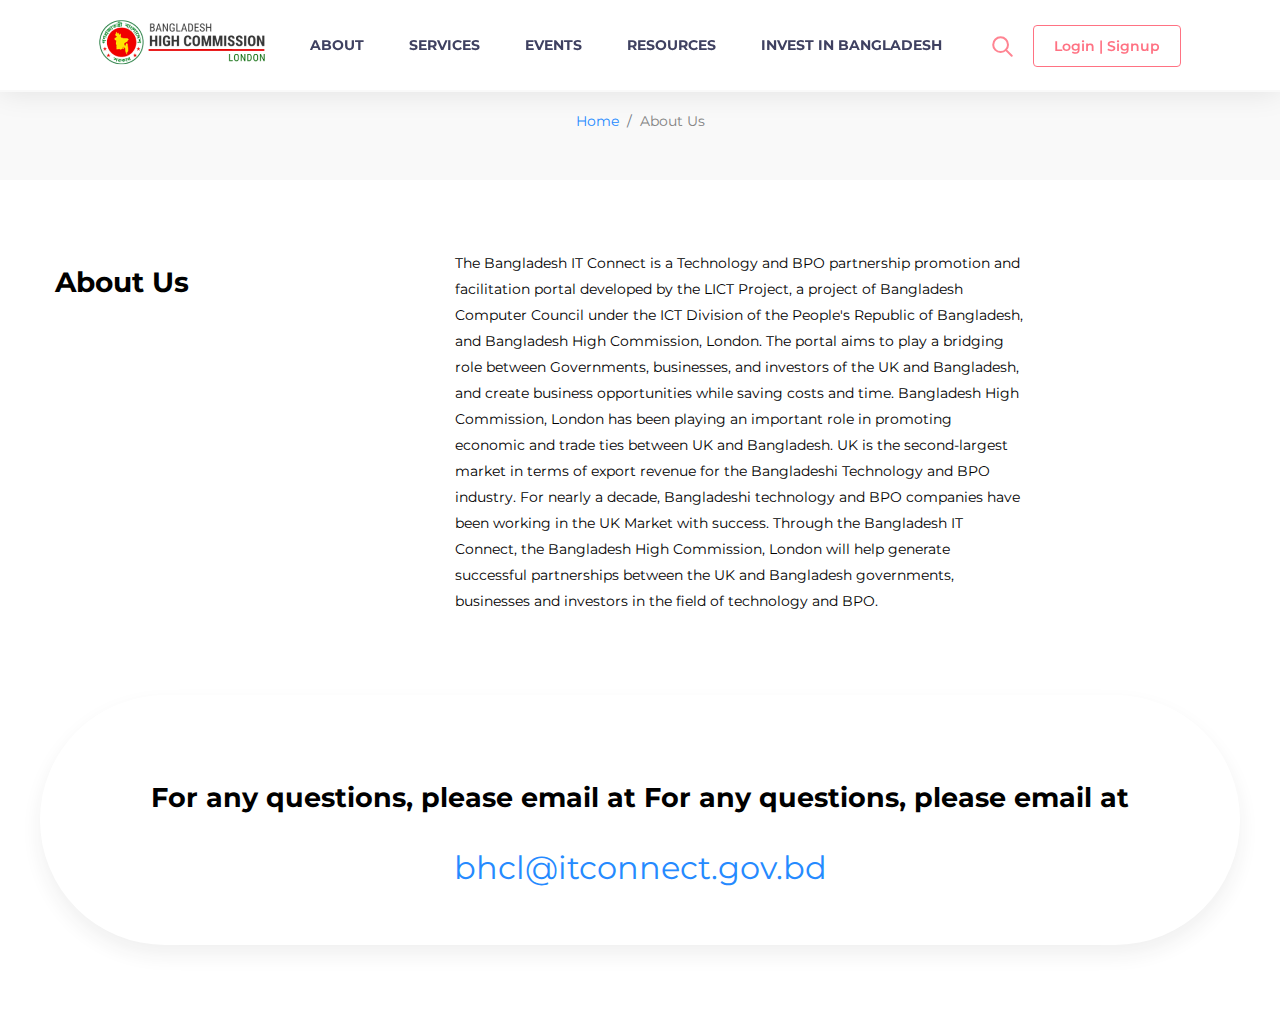
<file: about-us.html>
<!DOCTYPE html>

<html lang="en">


<head>

    <meta charset="utf-8">

    <title>IT Connect | About Us</title>

    <!-- Stylesheets -->

    <link href="css/bootstrap.css" rel="stylesheet">

    <link href="css/style.css" rel="stylesheet">
    <link href="css/search-page.css" rel="stylesheet">

    <link href="css/responsive.css" rel="stylesheet">

    <link rel="shortcut icon" href="images/favicon.png" type="image/x-icon">


    <link rel="icon" href="images/favicon.png" type="image/x-icon">




    <!-- Responsive -->

    <meta http-equiv="X-UA-Compatible" content="IE=edge">

    <meta name="viewport" content="width=device-width, initial-scale=1.0, maximum-scale=1.0, user-scalable=0">



    <!--[if lt IE 9]><script src="https://cdnjs.cloudflare.com/ajax/libs/html5shiv/3.7.3/html5shiv.js"></script><![endif]-->

    <!--[if lt IE 9]><script src="js/respond.js"></script><![endif]-->



</head>



<body>



    <div class="page-wrapper">

        <!-- Header Span -->
        <span class="header-span"></span>

        <!-- Main Header-->

        <header class="main-header header-style-two">

            <div class="main-box">

                <div class="auto-container clearfix">

                    <div class="logo-box">

                        <div class="logo"><a href="index.html"><img src="images/logo-2.png" alt="" title=""></a></div>

                    </div>



                    <!--Nav Box-->

                    <div class="nav-outer clearfix">

                        <!--Mobile Navigation Toggler-->

                        <div class="mobile-nav-toggler"><span class="icon flaticon-menu"></span></div>

                        <!-- Main Menu -->

                        <nav class="main-menu navbar-expand-md navbar-light">

                            <div class="navbar-header">

                                <!-- Togg le Button -->

                                <button class="navbar-toggler" type="button" data-toggle="collapse"
                                    data-target="#navbarSupportedContent" aria-controls="navbarSupportedContent"
                                    aria-expanded="false" aria-label="Toggle navigation">

                                    <span class="icon flaticon-menu-button"></span>

                                </button>

                            </div>



                            <div class="collapse navbar-collapse clearfix" id="navbarSupportedContent">

                                <ul class="navigation clearfix">



                                    <li class="dropdown"><a href="#">About</a>

                                        <ul>

                                            <li><a href="#">About Us</a></li>
                                            <li><a href="#">Contact Us</a></li>



                                        </ul>

                                    </li>

                                    <li class="dropdown"><a href="#">Services</a>

                                        <ul>

                                            <li><a href="#">Appoinment</a></li>

                                            <li><a href="#">Registration for B2B Matchmaking Event</a></li>
                                            <li><a href="#">Bangladesh IT Company Profiles</a></li>
                                            <li><a href="#">Browse Bangladeshi Startups</a></li>

                                        </ul>

                                    </li>


                                    <li class="dropdown"><a href="#">Events</a>

                                        <ul>

                                            <li><a href="#">Events in Bangladesh</a></li>
                                            <li><a href="#">Events in UK</a></li>
                                            <li><a href="#">International Events</a></li>


                                        </ul>

                                    </li>


                                    <li class="dropdown"><a href="#">Resources</a>

                                        <ul>

                                            <li><a href="#">Newsletter</a></li>
                                            <li><a href="#">Articles</a></li>
                                            <li><a href="#">Publication</a></li>
                                            <li><a href="#">Latest Tech News</a></li>
                                            <li><a href="#">Success Stories</a></li>


                                        </ul>

                                    </li>

                                    <li class="dropdown"><a href="#">Invest in Bangladesh</a>

                                        <ul>

                                            <li><a href="#">Why Bangladesh IT Industry</a></li>
                                            <li><a href="#">Investment Process</a></li>



                                        </ul>

                                    </li>





                                </ul>

                            </div>

                        </nav>

                        <!-- Main Menu End-->



                        <!-- Outer box -->

                        <div class="outer-box">

                            <!--Search Box-->

                            <div class="search-box-btn"><img src="images/icons/search.svg" alt=""></div>



                            <!-- Button Box -->

                            <div class="btn-box">

                                <a href="#" class="theme-btn btn-style-one"><span class="btn-title">Login |
                                        Signup</span></a>

                            </div>

                        </div>

                    </div>

                </div>

            </div>



            <!-- Mobile Menu  -->

            <div class="mobile-menu">

                <div class="menu-backdrop"></div>

                <div class="close-btn"><span class="icon flaticon-cancel-1"></span></div>



                <!--Here Menu Will Come Automatically Via Javascript / Same Menu as in Header-->

                <nav class="menu-box">

                    <div class="nav-logo"><a href="index-2.html"><img src="images/logo-2.png" alt="" title=""></a></div>



                    <ul class="navigation clearfix">
                        <!--Keep This Empty / Menu will come through Javascript-->
                    </ul>

                </nav>

            </div><!-- End Mobile Menu -->

        </header>

        <!--End Main Header -->


        <!--Page Title-->

        <section class="inner-banner about-us">
            <div class="auto-container">
                <!--Breadcumb-->
                <nav class="navbar navbar-expand-lg ">
                    <div class="container-fluid">
                        <nav aria-label="breadcrumb">
                            <ol class="breadcrumb">
                                <li class="breadcrumb-item"><a href="#">Home</a></li>
                                <li class="breadcrumb-item active" aria-current="page"><a href="#">About Us</a>
                                </li>
                            </ol>
                        </nav>
                    </div>
                </nav>
            
            </div>
        </section>


    </div>

    </section>

    <!--End Title-->






    <!--Secondary Content-->
    <div class="about-us-content">
    <div class="auto-container">


        <div class="row">

        
                <!-- Title Block -->

            <div class="title-block col-lg-4 col-md-6 col-sm-12 wow fadeInUp animated" style="visibility: visible; animation-name: fadeInUp;">

                <div class="inner-box">

                    <div class="event-info">
                        <h3 class="event-title">About Us</h3>
                        
                    </div>

                </div>
            </div>



            <!-- Feature Block -->

            <div class="feature-block-two col-md-6  wow fadeInUp animated" style="visibility: visible; animation-name: fadeInUp;">

                <div class="inner-box">
                    <p class="text-left">The Bangladesh IT Connect is a Technology and BPO partnership promotion and facilitation portal
                        developed by the LICT Project, a project of Bangladesh Computer Council under the ICT Division of the
                        People's Republic of Bangladesh, and Bangladesh High Commission, London. The portal aims to play a
                        bridging role between Governments, businesses, and investors of the UK and Bangladesh, and create
                        business opportunities while saving costs and time.
        
                        Bangladesh High Commission, London has been playing an important role in promoting economic and trade
                        ties between UK and Bangladesh. UK is the second-largest market in terms of export revenue for the
                        Bangladeshi Technology and BPO industry. For nearly a decade, Bangladeshi technology and BPO companies
                        have been working in the UK Market with success. Through the Bangladesh IT Connect, the Bangladesh High
                        Commission, London will help generate successful partnerships between the UK and Bangladesh governments,
                        businesses and investors in the field of technology and BPO.
        
                    </p>

                </div>

            </div>

          </div>


          

        </div>

    


    </div>

    <div class="auto-container cta-two-container">

      
        <div class="newsletter-form ">

            

           
                    <div class="row justify-content-md-center event-alert">
                        
                <h3 class="cta-title-contact-2"> For any questions, please email at  For any questions, please email at</h3>
                   <p class="support-2"><a href="mailto:bhcl@itconnect.gov.bd">bhcl@itconnect.gov.bd</a></p>

                
            </div>
           

        </div>

</div>



    </div>




    </div>

























    </div>

    <!--End pagewrapper-->








    <!--Scroll to top-->

    <div class="scroll-to-top scroll-to-target" data-target="html"><span class="fa fa-angle-double-up"></span></div>

    <script src="js/jquery.js"></script>

    <script src="js/popper.min.js"></script>

    <script src="js/bootstrap.min.js"></script>

    <script src="js/jquery-ui.js"></script>

    <script src="js/jquery.fancybox.js"></script>

    <script src="js/jquery.countdown.js"></script>

    <script src="js/appear.js"></script>

    <script src="js/owl.js"></script>

    <script src="js/wow.js"></script>

    <script src="js/parallax.min.js"></script>

    <script src="js/script.js"></script>




</body>


</html>
</file>
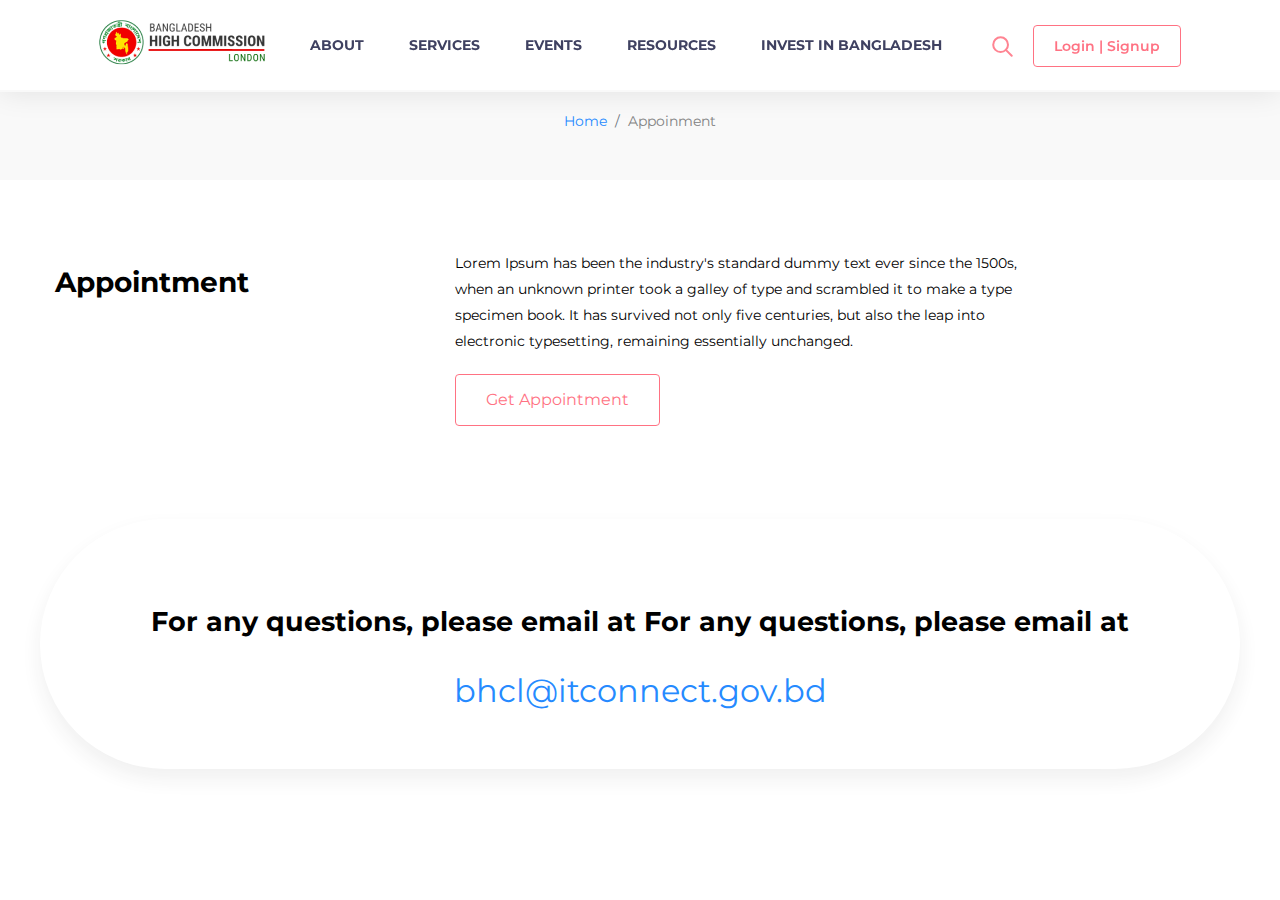
<file: appoinment.html>
<!DOCTYPE html>

<html lang="en">


<head>

    <meta charset="utf-8">

    <title>IT Connect | Appointment</title>

    <!-- Stylesheets -->

    <link href="css/bootstrap.css" rel="stylesheet">

    <link href="css/style.css" rel="stylesheet">
    <link href="css/search-page.css" rel="stylesheet">

    <link href="css/responsive.css" rel="stylesheet">

    <link rel="shortcut icon" href="images/favicon.png" type="image/x-icon">


    <link rel="icon" href="images/favicon.png" type="image/x-icon">




    <!-- Responsive -->

    <meta http-equiv="X-UA-Compatible" content="IE=edge">

    <meta name="viewport" content="width=device-width, initial-scale=1.0, maximum-scale=1.0, user-scalable=0">



    <!--[if lt IE 9]><script src="https://cdnjs.cloudflare.com/ajax/libs/html5shiv/3.7.3/html5shiv.js"></script><![endif]-->

    <!--[if lt IE 9]><script src="js/respond.js"></script><![endif]-->



</head>



<body>



    <div class="page-wrapper">

        <!-- Header Span -->
        <span class="header-span"></span>

        <!-- Main Header-->

        <header class="main-header header-style-two">

            <div class="main-box">

                <div class="auto-container clearfix">

                    <div class="logo-box">

                        <div class="logo"><a href="index.html"><img src="images/logo-2.png" alt="" title=""></a></div>

                    </div>



                    <!--Nav Box-->

                    <div class="nav-outer clearfix">

                        <!--Mobile Navigation Toggler-->

                        <div class="mobile-nav-toggler"><span class="icon flaticon-menu"></span></div>

                        <!-- Main Menu -->

                        <nav class="main-menu navbar-expand-md navbar-light">

                            <div class="navbar-header">

                                <!-- Togg le Button -->

                                <button class="navbar-toggler" type="button" data-toggle="collapse"
                                    data-target="#navbarSupportedContent" aria-controls="navbarSupportedContent"
                                    aria-expanded="false" aria-label="Toggle navigation">

                                    <span class="icon flaticon-menu-button"></span>

                                </button>

                            </div>



                            <div class="collapse navbar-collapse clearfix" id="navbarSupportedContent">

                                <ul class="navigation clearfix">



                                    <li class="dropdown"><a href="#">About</a>

                                        <ul>

                                            <li><a href="#">About Us</a></li>
                                            <li><a href="#">Contact Us</a></li>



                                        </ul>

                                    </li>

                                    <li class="dropdown"><a href="#">Services</a>

                                        <ul>

                                            <li><a href="#">Appoinment</a></li>

                                            <li><a href="#">Registration for B2B Matchmaking Event</a></li>
                                            <li><a href="#">Bangladesh IT Company Profiles</a></li>
                                            <li><a href="#">Browse Bangladeshi Startups</a></li>

                                        </ul>

                                    </li>


                                    <li class="dropdown"><a href="#">Events</a>

                                        <ul>

                                            <li><a href="#">Events in Bangladesh</a></li>
                                            <li><a href="#">Events in UK</a></li>
                                            <li><a href="#">International Events</a></li>


                                        </ul>

                                    </li>


                                    <li class="dropdown"><a href="#">Resources</a>

                                        <ul>

                                            <li><a href="#">Newsletter</a></li>
                                            <li><a href="#">Articles</a></li>
                                            <li><a href="#">Publication</a></li>
                                            <li><a href="#">Latest Tech News</a></li>
                                            <li><a href="#">Success Stories</a></li>


                                        </ul>

                                    </li>

                                    <li class="dropdown"><a href="#">Invest in Bangladesh</a>

                                        <ul>

                                            <li><a href="#">Why Bangladesh IT Industry</a></li>
                                            <li><a href="#">Investment Process</a></li>



                                        </ul>

                                    </li>





                                </ul>

                            </div>

                        </nav>

                        <!-- Main Menu End-->



                        <!-- Outer box -->

                        <div class="outer-box">

                            <!--Search Box-->

                            <div class="search-box-btn"><img src="images/icons/search.svg" alt=""></div>



                            <!-- Button Box -->

                            <div class="btn-box">

                                <a href="#" class="theme-btn btn-style-one"><span class="btn-title">Login |
                                        Signup</span></a>

                            </div>

                        </div>

                    </div>

                </div>

            </div>



            <!-- Mobile Menu  -->

            <div class="mobile-menu">

                <div class="menu-backdrop"></div>

                <div class="close-btn"><span class="icon flaticon-cancel-1"></span></div>



                <!--Here Menu Will Come Automatically Via Javascript / Same Menu as in Header-->

                <nav class="menu-box">

                    <div class="nav-logo"><a href="index-2.html"><img src="images/logo-2.png" alt="" title=""></a></div>



                    <ul class="navigation clearfix">
                        <!--Keep This Empty / Menu will come through Javascript-->
                    </ul>

                </nav>

            </div><!-- End Mobile Menu -->

        </header>

        <!--End Main Header -->


        <!--Page Title-->

        <section class="inner-banner about-us">
            <div class="auto-container">
                <!--Breadcumb-->
                <nav class="navbar navbar-expand-lg ">
                    <div class="container-fluid">
                        <nav aria-label="breadcrumb">
                            <ol class="breadcrumb">
                                <li class="breadcrumb-item"><a href="#">Home</a></li>
                                <li class="breadcrumb-item active" aria-current="page"><a href="#">Appoinment</a>
                                </li>
                            </ol>
                        </nav>
                    </div>
                </nav>
            
            </div>
        </section>


    </div>

    </section>

    <!--End Title-->






    <!--Secondary Content-->
    <div class="about-us-content">
    <div class="auto-container">


        <div class="row">

        
                <!-- Title Block -->

            <div class="title-block col-lg-4 col-md-6 col-sm-12 wow fadeInUp animated" style="visibility: visible; animation-name: fadeInUp;">

                <div class="inner-box">

                    <div class="event-info">
                        <h3 class="event-title">Appointment</h3>
                        
                    </div>

                </div>
            </div>



            <!-- Feature Block -->

            <div class="feature-block-two col-md-6  wow fadeInUp animated" style="visibility: visible; animation-name: fadeInUp;">

                <div class="inner-box">
                    <p class="text-left"> Lorem Ipsum has been the industry's standard dummy text ever since the 1500s, when an unknown printer took a galley of type and scrambled it to make a type specimen book. It has survived not only five centuries, but also the leap into electronic typesetting, remaining essentially unchanged.
                        <div class="event-btn-box">
                            <a href="#" class="theme-btn btn-style-one"><span class="btn-title">Get Appointment</span></a>
    
                        </div>
                    </p>

                </div>

            </div>

          </div>


          

        </div>

    


    </div>

    <div class="auto-container cta-two-container">

      
        <div class="newsletter-form ">

            

           
                    <div class="row justify-content-md-center event-alert">
                        
                <h3 class="cta-title-contact-2"> For any questions, please email at  For any questions, please email at</h3>
                   <p class="support-2"><a href="mailto:bhcl@itconnect.gov.bd">bhcl@itconnect.gov.bd</a></p>

                
            </div>
           

        </div>

</div>



    </div>




    </div>

























    </div>

    <!--End pagewrapper-->








    <!--Scroll to top-->

    <div class="scroll-to-top scroll-to-target" data-target="html"><span class="fa fa-angle-double-up"></span></div>

    <script src="js/jquery.js"></script>

    <script src="js/popper.min.js"></script>

    <script src="js/bootstrap.min.js"></script>

    <script src="js/jquery-ui.js"></script>

    <script src="js/jquery.fancybox.js"></script>

    <script src="js/jquery.countdown.js"></script>

    <script src="js/appear.js"></script>

    <script src="js/owl.js"></script>

    <script src="js/wow.js"></script>

    <script src="js/parallax.min.js"></script>

    <script src="js/script.js"></script>




</body>


</html>
</file>
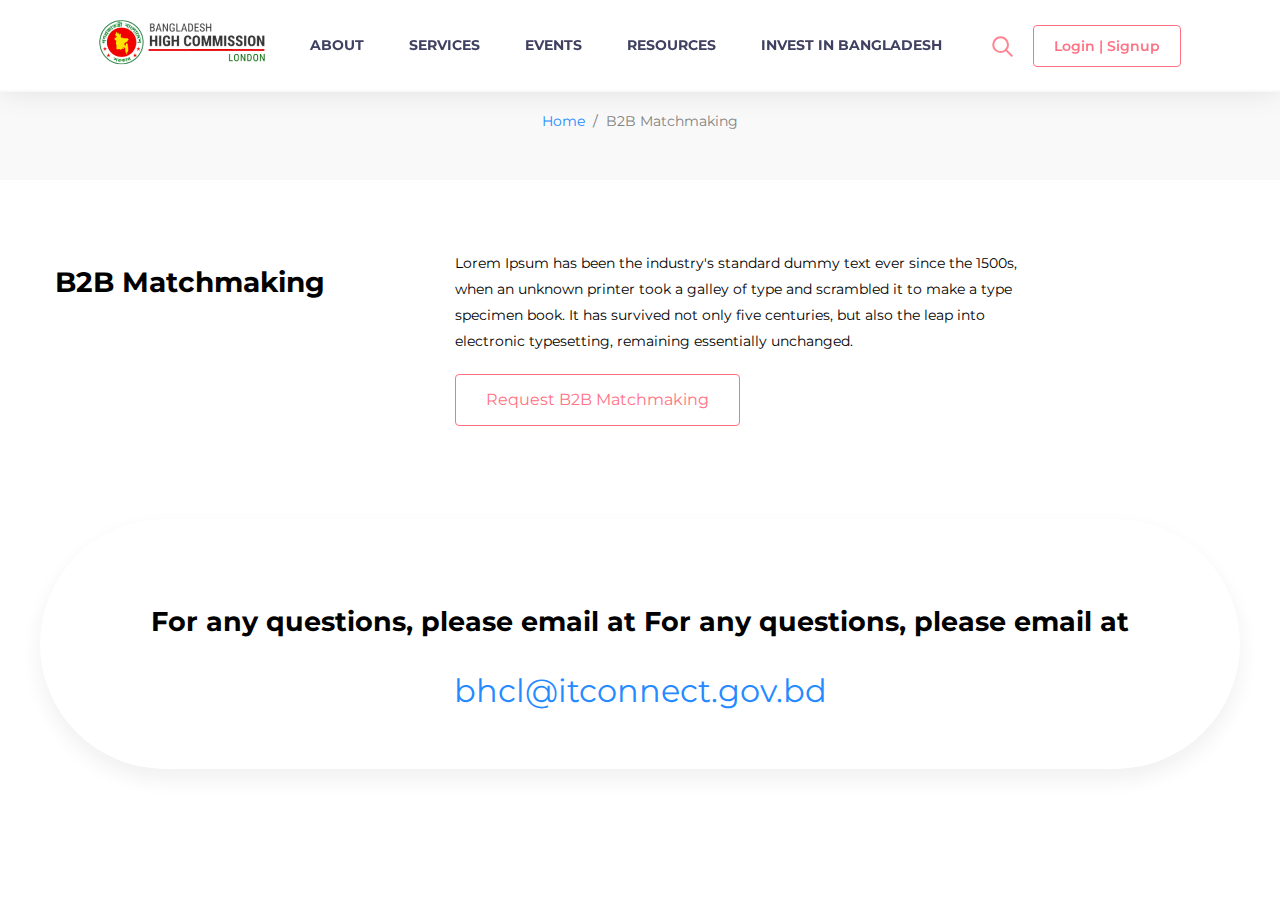
<file: b2b-matchmaking.html>
<!DOCTYPE html>

<html lang="en">


<head>

    <meta charset="utf-8">

    <title>IT Connect | B2B Matchmaking</title>

    <!-- Stylesheets -->

    <link href="css/bootstrap.css" rel="stylesheet">

    <link href="css/style.css" rel="stylesheet">
    <link href="css/search-page.css" rel="stylesheet">

    <link href="css/responsive.css" rel="stylesheet">

    <link rel="shortcut icon" href="images/favicon.png" type="image/x-icon">


    <link rel="icon" href="images/favicon.png" type="image/x-icon">




    <!-- Responsive -->

    <meta http-equiv="X-UA-Compatible" content="IE=edge">

    <meta name="viewport" content="width=device-width, initial-scale=1.0, maximum-scale=1.0, user-scalable=0">



    <!--[if lt IE 9]><script src="https://cdnjs.cloudflare.com/ajax/libs/html5shiv/3.7.3/html5shiv.js"></script><![endif]-->

    <!--[if lt IE 9]><script src="js/respond.js"></script><![endif]-->



</head>



<body>



    <div class="page-wrapper">

        <!-- Header Span -->
        <span class="header-span"></span>

        <!-- Main Header-->

        <header class="main-header header-style-two">

            <div class="main-box">

                <div class="auto-container clearfix">

                    <div class="logo-box">

                        <div class="logo"><a href="index.html"><img src="images/logo-2.png" alt="" title=""></a></div>

                    </div>



                    <!--Nav Box-->

                    <div class="nav-outer clearfix">

                        <!--Mobile Navigation Toggler-->

                        <div class="mobile-nav-toggler"><span class="icon flaticon-menu"></span></div>

                        <!-- Main Menu -->

                        <nav class="main-menu navbar-expand-md navbar-light">

                            <div class="navbar-header">

                                <!-- Togg le Button -->

                                <button class="navbar-toggler" type="button" data-toggle="collapse"
                                    data-target="#navbarSupportedContent" aria-controls="navbarSupportedContent"
                                    aria-expanded="false" aria-label="Toggle navigation">

                                    <span class="icon flaticon-menu-button"></span>

                                </button>

                            </div>



                            <div class="collapse navbar-collapse clearfix" id="navbarSupportedContent">

                                <ul class="navigation clearfix">



                                    <li class="dropdown"><a href="#">About</a>

                                        <ul>

                                            <li><a href="#">About Us</a></li>
                                            <li><a href="#">Contact Us</a></li>



                                        </ul>

                                    </li>

                                    <li class="dropdown"><a href="#">Services</a>

                                        <ul>

                                            <li><a href="#">Appoinment</a></li>

                                            <li><a href="#">Registration for B2B Matchmaking Event</a></li>
                                            <li><a href="#">Bangladesh IT Company Profiles</a></li>
                                            <li><a href="#">Browse Bangladeshi Startups</a></li>

                                        </ul>

                                    </li>


                                    <li class="dropdown"><a href="#">Events</a>

                                        <ul>

                                            <li><a href="#">Events in Bangladesh</a></li>
                                            <li><a href="#">Events in UK</a></li>
                                            <li><a href="#">International Events</a></li>


                                        </ul>

                                    </li>


                                    <li class="dropdown"><a href="#">Resources</a>

                                        <ul>

                                            <li><a href="#">Newsletter</a></li>
                                            <li><a href="#">Articles</a></li>
                                            <li><a href="#">Publication</a></li>
                                            <li><a href="#">Latest Tech News</a></li>
                                            <li><a href="#">Success Stories</a></li>


                                        </ul>

                                    </li>

                                    <li class="dropdown"><a href="#">Invest in Bangladesh</a>

                                        <ul>

                                            <li><a href="#">Why Bangladesh IT Industry</a></li>
                                            <li><a href="#">Investment Process</a></li>



                                        </ul>

                                    </li>





                                </ul>

                            </div>

                        </nav>

                        <!-- Main Menu End-->



                        <!-- Outer box -->

                        <div class="outer-box">

                            <!--Search Box-->

                            <div class="search-box-btn"><img src="images/icons/search.svg" alt=""></div>



                            <!-- Button Box -->

                            <div class="btn-box">

                                <a href="#" class="theme-btn btn-style-one"><span class="btn-title">Login |
                                        Signup</span></a>

                            </div>

                        </div>

                    </div>

                </div>

            </div>



            <!-- Mobile Menu  -->

            <div class="mobile-menu">

                <div class="menu-backdrop"></div>

                <div class="close-btn"><span class="icon flaticon-cancel-1"></span></div>



                <!--Here Menu Will Come Automatically Via Javascript / Same Menu as in Header-->

                <nav class="menu-box">

                    <div class="nav-logo"><a href="index-2.html"><img src="images/logo-2.png" alt="" title=""></a></div>



                    <ul class="navigation clearfix">
                        <!--Keep This Empty / Menu will come through Javascript-->
                    </ul>

                </nav>

            </div><!-- End Mobile Menu -->

        </header>

        <!--End Main Header -->


        <!--Page Title-->

        <section class="inner-banner about-us">
            <div class="auto-container">
                <!--Breadcumb-->
                <nav class="navbar navbar-expand-lg ">
                    <div class="container-fluid">
                        <nav aria-label="breadcrumb">
                            <ol class="breadcrumb">
                                <li class="breadcrumb-item"><a href="#">Home</a></li>
                                <li class="breadcrumb-item active" aria-current="page"><a href="#">B2B Matchmaking</a>
                                </li>
                            </ol>
                        </nav>
                    </div>
                </nav>
            
            </div>
        </section>


    </div>

    </section>

    <!--End Title-->






    <!--Secondary Content-->
    <div class="about-us-content">
    <div class="auto-container">


        <div class="row">

        
                <!-- Title Block -->

            <div class="title-block col-lg-4 col-md-6 col-sm-12 wow fadeInUp animated" style="visibility: visible; animation-name: fadeInUp;">

                <div class="inner-box">

                    <div class="event-info">
                        <h3 class="event-title">B2B Matchmaking</h3>
                        
                    </div>

                </div>
            </div>



            <!-- Feature Block -->

            <div class="feature-block-two col-md-6  wow fadeInUp animated" style="visibility: visible; animation-name: fadeInUp;">

                <div class="inner-box">
                    <p class="text-left"> Lorem Ipsum has been the industry's standard dummy text ever since the 1500s, when an unknown printer took a galley of type and scrambled it to make a type specimen book. It has survived not only five centuries, but also the leap into electronic typesetting, remaining essentially unchanged.
                        <div class="event-btn-box">
                            <a href="#" class="theme-btn btn-style-one"><span class="btn-title">Request B2B Matchmaking</span></a>
    
                        </div>
                    </p>

                </div>

            </div>

          </div>


          

        </div>

    


    </div>

    <div class="auto-container cta-two-container">

      
        <div class="newsletter-form ">

            

           
                    <div class="row justify-content-md-center event-alert">
                        
                <h3 class="cta-title-contact-2"> For any questions, please email at  For any questions, please email at</h3>
                   <p class="support-2"><a href="mailto:bhcl@itconnect.gov.bd">bhcl@itconnect.gov.bd</a></p>

                
            </div>
           

        </div>

</div>



    </div>




    </div>

























    </div>

    <!--End pagewrapper-->








    <!--Scroll to top-->

    <div class="scroll-to-top scroll-to-target" data-target="html"><span class="fa fa-angle-double-up"></span></div>

    <script src="js/jquery.js"></script>

    <script src="js/popper.min.js"></script>

    <script src="js/bootstrap.min.js"></script>

    <script src="js/jquery-ui.js"></script>

    <script src="js/jquery.fancybox.js"></script>

    <script src="js/jquery.countdown.js"></script>

    <script src="js/appear.js"></script>

    <script src="js/owl.js"></script>

    <script src="js/wow.js"></script>

    <script src="js/parallax.min.js"></script>

    <script src="js/script.js"></script>




</body>


</html>
</file>
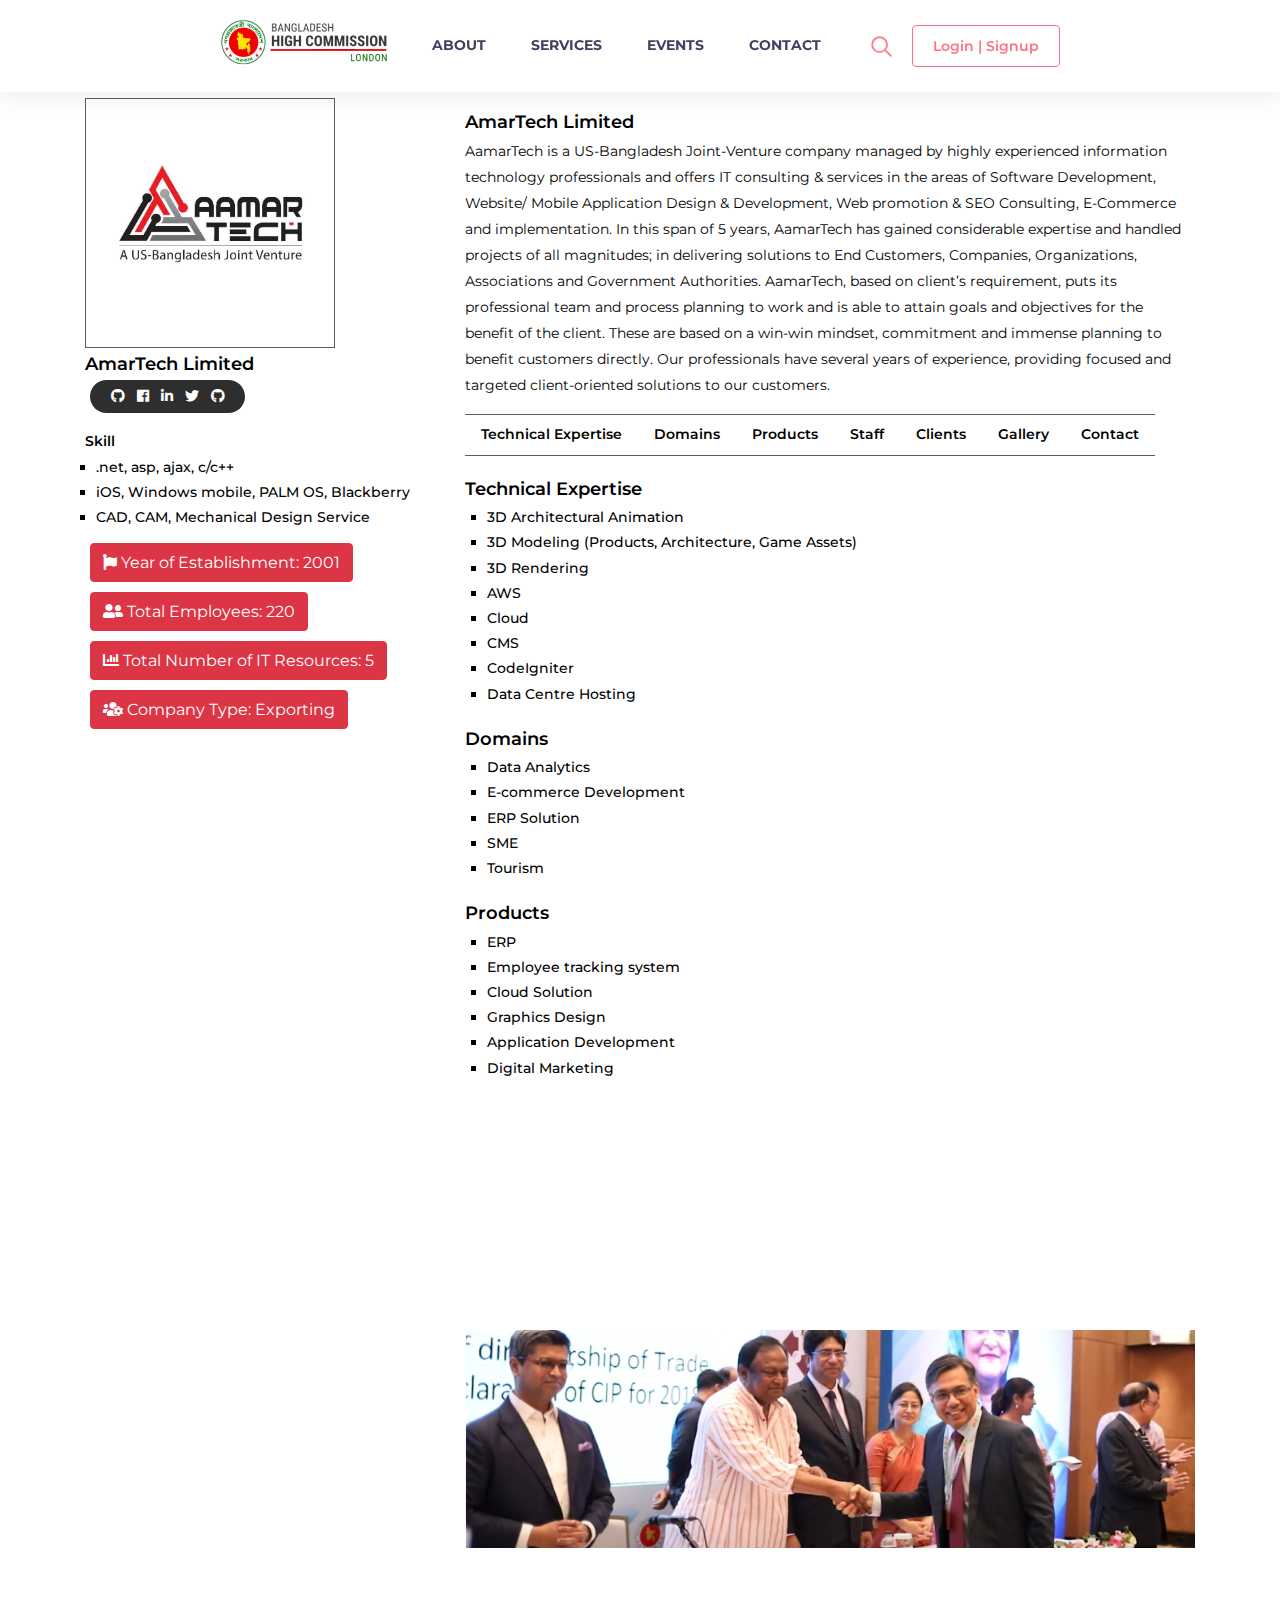
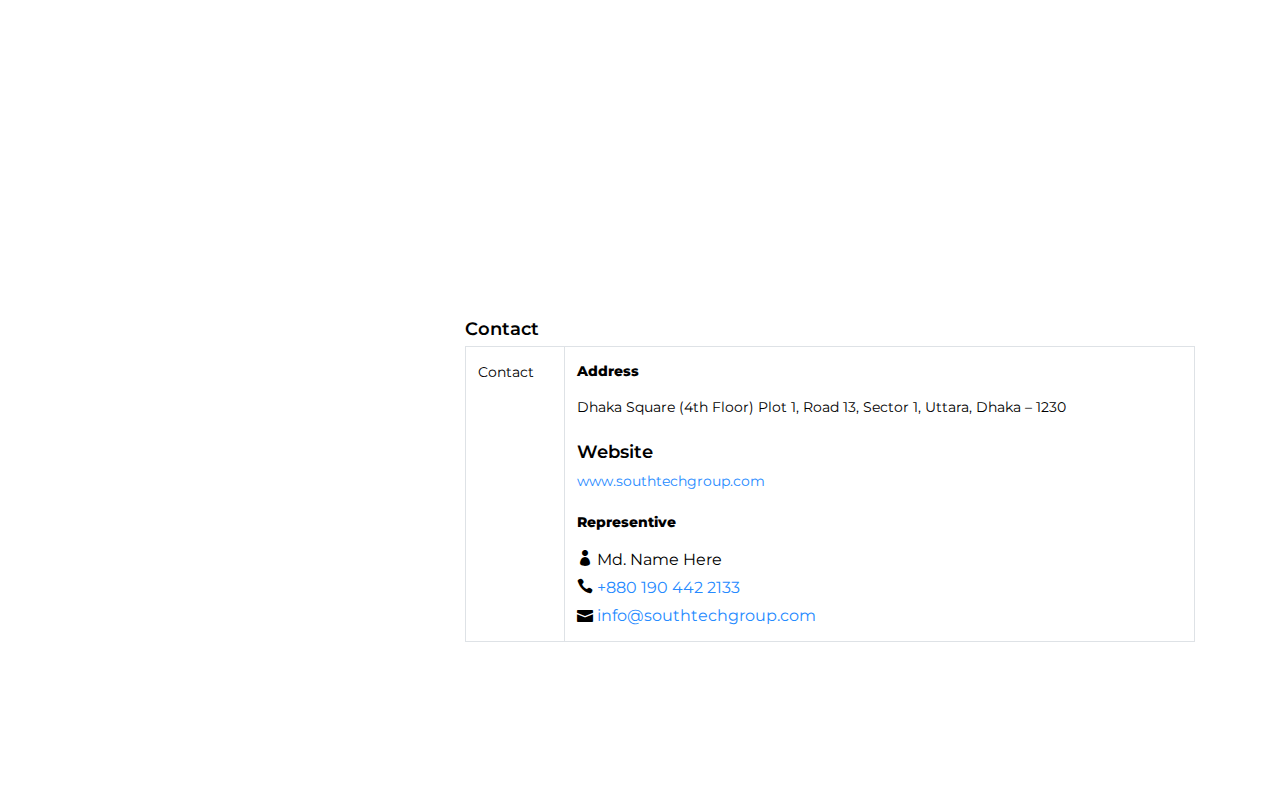
<file: company-profile.html>
<!DOCTYPE html>



<html lang="en">





<head>



   <meta charset="utf-8">



   <title>IT Connect</title>



   <!-- Stylesheets -->



   <link href="css/bootstrap.css" rel="stylesheet">



   <link href="css/style.css" rel="stylesheet">





   <link href="css/company-profile.css" rel="stylesheet">



   <link href="css/responsive.css" rel="stylesheet">

   <link rel="stylesheet" href="https://pro.fontawesome.com/releases/v5.10.0/css/all.css" integrity="sha384-AYmEC3Yw5cVb3ZcuHtOA93w35dYTsvhLPVnYs9eStHfGJvOvKxVfELGroGkvsg+p" crossorigin="anonymous"/>



   <link rel="shortcut icon" href="images/favicon.png" type="image/x-icon">





   <link rel="icon" href="images/favicon.png" type="image/x-icon">







   <!-- Responsive -->



   <meta http-equiv="X-UA-Compatible" content="IE=edge">



   <meta name="viewport" content="width=device-width, initial-scale=1.0, maximum-scale=1.0, user-scalable=0">







   <!--[if lt IE 9]><script src="https://cdnjs.cloudflare.com/ajax/libs/html5shiv/3.7.3/html5shiv.js"></script><![endif]-->



   <!--[if lt IE 9]><script src="js/respond.js"></script><![endif]-->







</head>







<body>







   <div class="page-wrapper">





      <!-- Header Span -->

      <span class="header-span"></span>



      <!-- Main Header-->



      <header class="main-header header-style-two">



         <div class="main-box">



            <div class="auto-container clearfix">



               <div class="logo-box">



                  <div class="logo"><a href="index.html"><img src="images/logo-2.png" alt="" title=""></a></div>



               </div>







               <!--Nav Box-->



               <div class="nav-outer clearfix">



                  <!--Mobile Navigation Toggler-->



                  <div class="mobile-nav-toggler"><span class="icon flaticon-menu"></span></div>



                  <!-- Main Menu -->



                  <nav class="main-menu navbar-expand-md navbar-light">



                     <div class="navbar-header">



                        <!-- Togg le Button -->



                        <button class="navbar-toggler" type="button" data-toggle="collapse"

                           data-target="#navbarSupportedContent" aria-controls="navbarSupportedContent"

                           aria-expanded="false" aria-label="Toggle navigation">



                           <span class="icon flaticon-menu-button"></span>



                        </button>



                     </div>







                     <div class="collapse navbar-collapse clearfix" id="navbarSupportedContent">



                        <ul class="navigation clearfix">





                           <li class="dropdown"><a href="#">About</a></li>



                           <li class="dropdown"><a href="#">Services</a>



                              <ul>



                                 <li><a href="#">Service One</a></li>



                                 <li><a href="#">Service Two</a></li>



                              </ul>



                           </li>



                           <li><a href="#">Events</a></li>



                           <li><a href="#">Contact</a></li>



                        </ul>



                     </div>



                  </nav>



                  <!-- Main Menu End-->







                  <!-- Outer box -->



                  <div class="outer-box">



                     <!--Search Box-->



                     <div class="search-box-btn"><img src="images/icons/search.svg" alt=""></div>







                     <!-- Button Box -->



                     <div class="btn-box">



                        <a href="#" class="theme-btn btn-style-one"><span class="btn-title">Login |

                              Signup</span></a>



                     </div>



                  </div>



               </div>



            </div>



         </div>







         <!-- Mobile Menu  -->



         <div class="mobile-menu">



            <div class="menu-backdrop"></div>



            <div class="close-btn"><span class="icon flaticon-cancel-1"></span></div>







            <!--Here Menu Will Come Automatically Via Javascript / Same Menu as in Header-->



            <nav class="menu-box">



               <div class="nav-logo"><a href="index-2.html"><img src="images/logo-2.png" alt="" title=""></a></div>







               <ul class="navigation clearfix">

                  <!--Keep This Empty / Menu will come through Javascript-->

               </ul>



            </nav>



         </div><!-- End Mobile Menu -->



      </header>



      <!--End Main Header -->

      <style>
         

         .company_title h2, h5 {
            font-size: 18px;
            font-weight: 600;
            line-height: 1.8em;
            color: black;
         }
         .font_company {
            font-family: Montserrat,sans-serif;
         }
         .company_logo {
            border: 1px solid #625b5b;
            width: 250px;
            height: 250px;
         }

         .company_establish button {
            margin: 5px;
         }
         .company_name h2 {
            font-size: 18px;
            font-weight: 600;
            line-height: 1.8em;
            color: black;
         }
         .company_skill h4 {
            font-size: 14px;
            font-weight: 600;
            line-height: 1.8em;
            color: black;
         }
         .company_skill li, .company_expertise li, .company_domain  li, .company_product li, .company_staff li {
            font-size: 14px;
            font-weight: 500;
            line-height: 1.8em;
            color: black;
            list-style-type: square;
            margin-left: 3%;
         }

         .client_carousel {
            border: 1px solid #625b5b;
            padding-top: 10px;
            padding-bottom: 10px;
         }
         .client_carousel img {
            width: 150px!important;
            height: 100px!important;
         }

         .gallery_carousel {
            border: 1px solid #625b5b;
            padding-top: 10px;
            padding-bottom: 10px;
            padding-left: 10px;
         }
         .gallery_carousel img {
            width: 150px!important;
            height: 100px!important;
         }

         #profile_header ul li {
           display:inline!important;
           float: left;
           color: black;
           font-weight: 600;
           /*margin: 20px 0px;*/
         }

         #profile_header li {
            border-top: 1px solid #625b5b;
            border-bottom: 1px solid #625b5b;
         }

         #profile_header ul li a {
            color: black;
         }

         #profile_header ul li a:hover {
            color: #fe4c1c;
            border-bottom: 3px solid #fe4c1c;
         }



         @media screen and (min-width: 901px) and (max-width: 1024px) {
            .company_profile {
               margin-top: 5%!important;
            }

            .company_FightSide {
               padding-left: 3%;
            }
         }

         @media screen and (min-width: 768px) and (max-width: 900px) {
            .company_profile {
               margin-top: 15%!important;
            }

            .company_FightSide {
               padding-left: 11%;
            }
         }

         @media screen and (max-width: 767px) {
            .company_profile {
               margin-top: 26%!important;
            }
         }
         

      </style>



      <!--Content-->

   </div>

   <div class="container mt-2 font_company company_profile">
      <div class="row">
         <div class="col-md-4 wow fadeInLeft animated">
            <div class="company_logo">
               <img src="images/Aamartech.png">
            </div>
            <div class="company_name">
               <h2>AmarTech Limited</h2>
            </div>
            <div class="col-sm-12 col-md-6 d-flex justify-content-end">
                <div class="social">
                    <li><a href="index.html#" target="_blank"><i class="fab fa-github"></i></a></li>
                    <li><a href="index.html#" target="_blank"><i class="fab fa-facebook"></i></a></li>
                    <li><a href="index.html#" target="_blank"><i class="fab fa-linkedin-in"></i></a></li>
                    <li><a href="index.html#" target="_blank"><i class="fab fa-twitter"></i></a></li>
                    <li><a href="index.html#" target="_blank"><i class="fab fa-github"></i></a></li>

                  </div>
            </div>
            <div class="company_skill mt-3">
               <h4>Skill</h4>
               <ul>
                  <li>.net, asp, ajax, c/c++</li>
                  <li>iOS, Windows mobile, PALM OS, Blackberry</li>
                  <li>CAD, CAM, Mechanical Design Service</li>
               </ul>
            </div>
            <div class="company_establish text-left company_title mt-2">
               <!-- <h2>Year of Establishment: 2001</h2> -->
               <button type="button" class="btn btn-danger"><i class="fab fa-font-awesome-flag"></i> Year of Establishment: 2001</button>
               <button type="button" class="btn btn-danger"><i class="fas fa-user-friends"></i> Total Employees: 220</button>
               <button type="button" class="btn btn-danger"><i class="fas fa-chart-bar"></i> Total Number of IT Resources: 5</button>
               <button type="button" class="btn btn-danger"><i class="fas fa-users-cog"></i> Company Type: Exporting</button>
            </div>

         </div>
         <div class="col-md-8 mt-2 company_FightSide">
            <div class="company_name text-left company_title">
               <h2>AmarTech Limited</h2>
            </div>
            <div class="company_description wow fadeInRight animated">
               <p>AamarTech is a US-Bangladesh Joint-Venture company managed by highly experienced information technology professionals and offers IT consulting & services in the areas of Software Development, Website/ Mobile Application Design & Development, Web promotion & SEO Consulting, E-Commerce and implementation. In this span of 5 years, AamarTech has gained considerable expertise and handled projects of all magnitudes; in delivering solutions to End Customers, Companies, Organizations, Associations and Government Authorities. AamarTech, based on client’s requirement, puts its professional team and process planning to work and is able to attain goals and objectives for the benefit of the client. These are based on a win-win mindset, commitment and immense planning to benefit customers directly. Our professionals have several years of experience, providing focused and targeted client-oriented solutions to our customers.</p>
               <!-- <a href=""><span>Read More</span></a> -->
            </div>
            <div id="profile_header" class="mb-3">
               <ul>

                  <li class="nav-item"><a href="#profile-technical" class="nav-link active show">Technical Expertise</a></li>

                  <li class="nav-item"><a href="#profile-technical" class="nav-link">Domains</a></li>

                  <li class="nav-item"><a href="#profile-domains" class="nav-link">Products</a></li>

                  <li class="nav-item"><a href="#profile-products" class="nav-link">Staff</a></li>

                  <li class="nav-item"><a href="#profile-staff" class="nav-link">Clients</a></li>

                  <li class="nav-item"><a href="#profile-clients" class="nav-link">Gallery</a></li>

                  <li class="nav-item"><a href="#profile-gallery" class="nav-link">Contact</a></li>

               </ul>
            </div>
            
            <div class="company_expertise text-left company_title wow fadeInRight animated mt-4" id="profile-technical" style="margin-top: 8%!important;">
               <h2 class="pt-3">Technical Expertise</h2>
               <ul>
                  <li>3D Architectural Animation</li>
                  <li>3D Modeling (Products, Architecture, Game Assets)</li>
                  <li>3D Rendering</li>
                  <li>AWS</li>
                  <li>Cloud</li>
                  <li>CMS</li>
                  <li>CodeIgniter</li>
                  <li>Data Centre Hosting</li>
               </ul>
            </div>
            <div class="company_domain text-left company_title mt-3 wow fadeInRight animated" id="profile-domains">
               <h2>Domains</h2>
               <ul>
                  <li>Data Analytics</li>
                  <li>E-commerce Development</li>
                  <li>ERP Solution</li>
                  <li>SME</li>
                  <li>Tourism</li>
               </ul>
            </div>
            <div class="company_product text-left company_title mt-3 wow fadeInRight animated" id="profile-products">
               <h2>Products</h2>
               <ul>
                  <li>ERP</li>
                  <li>Employee tracking system</li>
                  <li>Cloud Solution</li>
                  <li>Graphics Design</li>
                  <li>Application Development</li>
                  <li>Digital Marketing</li>
               </ul>
            </div>

            <div class="company_staff text-left company_title mt-3 wow fadeInRight animated" id="profile-staff">
               <h2>Staff</h2>
               <ul>
                  <li>Total IT staff: 220</li>
                  <li>Project Operation Managers: 25</li>
                  <li>Analysis: 5</li>
                  <li>Administrator: 6</li>
                  <li>Human Resource management: 2</li>
                  <li>Software Programmers/Engineers: 200</li>
                  <li>University/IT graduates</li>
               </ul>
            </div>

            <div class="company_cover mt-4">
            	<img src="images/company/Cover.png">
            </div>

            <div class="company_clients text-left company_title mt-3 wow fadeInRight animated" id="profile-clients">
               <h2>Clients</h2>
               <div class="owl-carousel client_carousel">
                 <div> <img src="images/Aamartech_logo.png"> </div>
                 <div> <img src="images/Aamartech_logo.png"> </div>
                 <div> <img src="images/Aamartech_logo.png"> </div>
                 <div> <img src="images/Aamartech_logo.png"> </div>
                 <div> <img src="images/Aamartech_logo.png"> </div>
                 <div> <img src="images/Aamartech_logo.png"> </div>
                 <div> <img src="images/Aamartech_logo.png"> </div>
               </div>
            </div>

            <div class="company_clients text-left company_title mt-4 wow fadeInRight animated" id="profile-gallery">
               <h2>Gallery</h2>
               <div class="owl-carousel gallery_carousel">
                 <div> <img src="images/g1.png"> </div>
                 <div> <img src="images/g1.png"> </div>
                 <div> <img src="images/g1.png"> </div>
                 <div> <img src="images/g1.png"> </div>
                 <div> <img src="images/g1.png"> </div>
                 <div> <img src="images/g1.png"> </div>
                 <div> <img src="images/g1.png"> </div>
               </div>
            </div>

            <div class="contact_clients text-left company_title mt-3" id="profile-contact">
               <h2>Contact</h2>
               <table class="table table-bordered ">
               
                  <tbody>
                     <tr>
                        <th scope="row" >
                           <p>Contact</p>
                        </th>
                        <td class="tabel-dec company_title">
                           <h5 class="company-title-2">Address</h5>
                           <p>Dhaka Square (4th Floor) Plot 1, Road 13, Sector 1, Uttara, Dhaka – 1230</p>
                           <h5>Website</h5>
                           <p><a href="www.southtechgroup.com">www.southtechgroup.com</a></p>

                            <ul class="info-list">
                              <h5 class="company-title-2">Representive</h5>
                              <li><span class="icon icon_profile"></span> Md. Name Here </li>
               
                              <li><span class="icon icon_phone"></span> <a href="tel:+880 190 442 2133">+880 190 442 2133</a></li>
               
                              <li><span class="icon icon_mail"></span> <a href="mailto:sopport@brand.com">info@southtechgroup.com</a></li>
               
                          </ul>
                           
                        </td>
               
               
                     </tr>
               
                  </tbody>
               </table>
               
            </div>

         </div>
      </div>
      

   </div>

   <br><br><br><br><br><br>


   <!--Scroll to top-->



   <div class="scroll-to-top scroll-to-target" data-target="html"><span class="fa fa-angle-double-up"></span></div>



   <script src="js/jquery.js"></script>



   <script src="js/popper.min.js"></script>



   <script src="js/bootstrap.min.js"></script>



   <script src="js/jquery-ui.js"></script>



   <script src="js/jquery.fancybox.js"></script>



   <script src="js/jquery.countdown.js"></script>



   <script src="js/appear.js"></script>



   <script src="js/owl.js"></script>



   <script src="js/wow.js"></script>



   <script src="js/parallax.min.js"></script>



   <script src="js/script.js"></script>









</body>





</html>
</file>
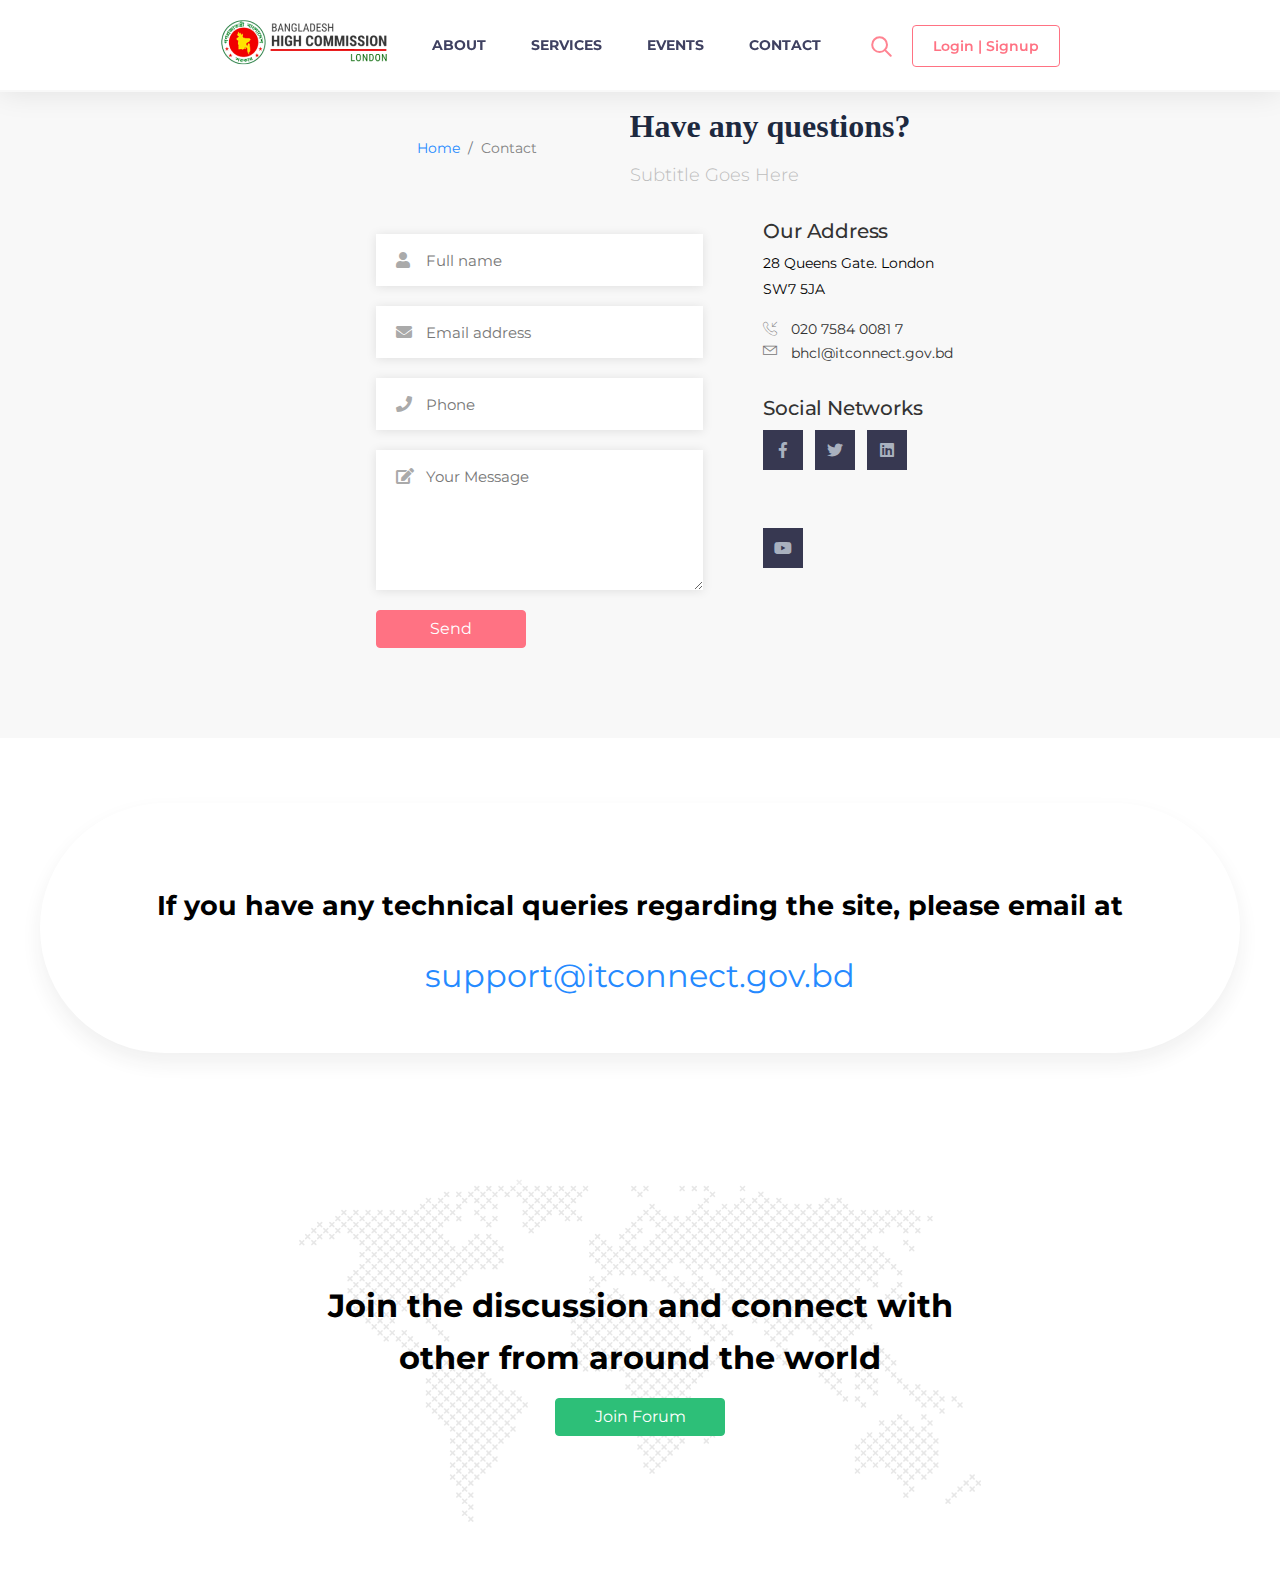
<file: contact.html>
<!DOCTYPE html>

<html lang="en">


<head>

    <meta charset="utf-8">

    <title>IT Connect | Contact</title>

    <!-- Stylesheets -->

    <link href="css/bootstrap.css" rel="stylesheet">

    <link href="css/style.css" rel="stylesheet">
    <link href="css/contact.css" rel="stylesheet">

    <link href="css/responsive.css" rel="stylesheet">

    <link rel="shortcut icon" href="images/favicon.png" type="image/x-icon">


    <link rel="icon" href="images/favicon.png" type="image/x-icon">




    <!-- Responsive -->

    <meta http-equiv="X-UA-Compatible" content="IE=edge">

    <meta name="viewport" content="width=device-width, initial-scale=1.0, maximum-scale=1.0, user-scalable=0">



    <!--[if lt IE 9]><script src="https://cdnjs.cloudflare.com/ajax/libs/html5shiv/3.7.3/html5shiv.js"></script><![endif]-->

    <!--[if lt IE 9]><script src="js/respond.js"></script><![endif]-->



</head>



<body>



    <div class="page-wrapper">


        <!-- Header Span -->
        <span class="header-span"></span>

        <!-- Main Header-->

        <header class="main-header header-style-two">

            <div class="main-box">

                <div class="auto-container clearfix">

                    <div class="logo-box">

                        <div class="logo"><a href="index.html"><img src="images/logo-2.png" alt="" title=""></a></div>

                    </div>



                    <!--Nav Box-->

                    <div class="nav-outer clearfix">

                        <!--Mobile Navigation Toggler-->

                        <div class="mobile-nav-toggler"><span class="icon flaticon-menu"></span></div>

                        <!-- Main Menu -->

                        <nav class="main-menu navbar-expand-md navbar-light">

                            <div class="navbar-header">

                                <!-- Togg le Button -->

                                <button class="navbar-toggler" type="button" data-toggle="collapse"
                                    data-target="#navbarSupportedContent" aria-controls="navbarSupportedContent"
                                    aria-expanded="false" aria-label="Toggle navigation">

                                    <span class="icon flaticon-menu-button"></span>

                                </button>

                            </div>



                            <div class="collapse navbar-collapse clearfix" id="navbarSupportedContent">

                                <ul class="navigation clearfix">


                                    <li class="dropdown"><a href="#">About</a></li>

                                    <li class="dropdown"><a href="#">Services</a>

                                        <ul>

                                            <li><a href="#">Service One</a></li>

                                            <li><a href="#">Service Two</a></li>

                                        </ul>

                                    </li>

                                    <li><a href="#">Events</a></li>

                                    <li><a href="#">Contact</a></li>

                                </ul>

                            </div>

                        </nav>

                        <!-- Main Menu End-->



                        <!-- Outer box -->

                        <div class="outer-box">

                            <!--Search Box-->

                            <div class="search-box-btn"><img src="images/icons/search.svg" alt=""></div>



                            <!-- Button Box -->

                            <div class="btn-box">

                                <a href="#" class="theme-btn btn-style-one"><span class="btn-title">Login |
                                        Signup</span></a>

                            </div>

                        </div>

                    </div>

                </div>

            </div>



            <!-- Mobile Menu  -->

            <div class="mobile-menu">

                <div class="menu-backdrop"></div>

                <div class="close-btn"><span class="icon flaticon-cancel-1"></span></div>



                <!--Here Menu Will Come Automatically Via Javascript / Same Menu as in Header-->

                <nav class="menu-box">

                    <div class="nav-logo"><a href="index.html"><img src="images/logo-2.png" alt="" title=""></a></div>



                    <ul class="navigation clearfix">
                        <!--Keep This Empty / Menu will come through Javascript-->
                    </ul>

                </nav>

            </div><!-- End Mobile Menu -->

        </header>

        <!--End Main Header -->


      

    </div>

    </section>

    <!--End Title-->


    <!--Contact Form-->
<section class="contact-container">
  <!--Page Title-->

  <section class="inner-banner">
    <div class="auto-container">
        <!--Breadcumb-->
        <nav class="navbar navbar-expand-lg ">
            <div class="container-fluid">
                <nav aria-label="breadcrumb">
                    <ol class="breadcrumb">
                        <li class="breadcrumb-item"><a href="#">Home</a></li>
                        <li class="breadcrumb-item active" aria-current="page"><a href="#">Contact</a>
                        </li>
                    </ol>
                </nav>
            </div>
        </nav>
        <!--End Breadcumb-->
        <div class="page-title inner contact">
            <h1 class="contact-title">Have any questions? </h1>
            <p class="subtitle contact">Subtitle Goes Here</p>
           
    </div>
</section>



    <div class="auto-container">


        <div class="row">

            <!--Contact Form-->
         


              <div class="register-form col-md-8 col-sm-12">

                        <div class="form-inner">

                            <form method="post" action="#">

                                <div class="form-group">

                                    <span class="icon fa fa-user"></span>

                                    <input type="text" name="username" placeholder="Full name" required="">

                                </div>



                                <div class="form-group">

                                    <span class="icon fa fa-envelope"></span>

                                    <input type="email" name="email" value="" placeholder="Email address" required="">

                                </div>



                                <div class="form-group">

                                    <span class="icon fa fa-phone"></span>

                                    <input type="text" name="phone" placeholder="Phone" required="">

                                </div>



                                <div class="form-group">

                                    <span class="icon fa fa-edit"></span>

                                    <textarea name="message" placeholder="Your Message"></textarea>

                                </div>



                                <div class="form-group text-right">

                                    <button class="btn btn-primary btn-block">Send</button>

                                </div>

                            </form>

                        </div>

                    </div>
           

            <!--Contact form Left-->

            <div class="col-md-4">
               <div class="contact-left">
                <h2>Our Address</h2>
                <p>28 Queens Gate. London SW7 5JA 
                </p>
       
                <div class="widget-content">

                    <ul class="contact-list">


                        <li>

                            <span class="icon flaticon-telephone"><a href="tel:020 7584 0081">020 7584 0081 7</a></span>

                        

                        </li>


                        <li>

                            <span class="icon flaticon-mail"><a href="mailto:support@mail.com">bhcl@itconnect.gov.bd</a></span>

                          
                        </li>


                    </ul>

                </div>

                <div class="footer-widget instagram-widget">

                    <h2 class="widget-title">Social Networks</h2>

                    <div class="widget-content">
                        <ul class="social-icon-one social-icon-colored">

                            <li><a href="#"><i class="fab fa-facebook-f"></i></a></li>

                            <li><a href="#"><i class="fab fa-twitter"></i></a></li>

                            <li><a href="#"><i class="fab fa-linkedin"></i></a></li>

                            <li><a href="#"><i class="fab fa-youtube"></i></a></li>



                        </ul>

                    </div>

                </div>
               </div>

            </div>

        </div>
      


    </div>


    <!--End Search Filter-->



</section>

<!--Contact Form End-->

<!--CTA-->

<div class="auto-container cta-two-container">

      
        <div class="newsletter-form ">

            

           
                    <div class="row justify-content-md-center event-alert">
                        
                <h3 class="cta-title-contact"> If you have any technical queries regarding the site, please email at </h3>
                   <p class="support"><a href="mailto:support@itconnect.gov.bd">support@itconnect.gov.bd</a></p>

                
            </div>
           

        </div>

        </div>


   <!--Join Fouram CTA-->
<div class="auto-container cta-one-container">
  <h2 class="cta-one">Join the discussion and connect with </br> other from around the world</h2>
  <button class="btn btn-cta-one btn-block">Join Forum</button>

</div>















    </div>

    <!--End pagewrapper-->








    <!--Scroll to top-->

    <div class="scroll-to-top scroll-to-target" data-target="html"><span class="fa fa-angle-double-up"></span></div>

    <script src="js/jquery.js"></script>

    <script src="js/popper.min.js"></script>

    <script src="js/bootstrap.min.js"></script>

    <script src="js/jquery-ui.js"></script>

    <script src="js/jquery.fancybox.js"></script>

    <script src="js/jquery.countdown.js"></script>

    <script src="js/appear.js"></script>

    <script src="js/owl.js"></script>

    <script src="js/wow.js"></script>

    <script src="js/parallax.min.js"></script>

    <script src="js/script.js"></script>




</body>


</html>
</file>
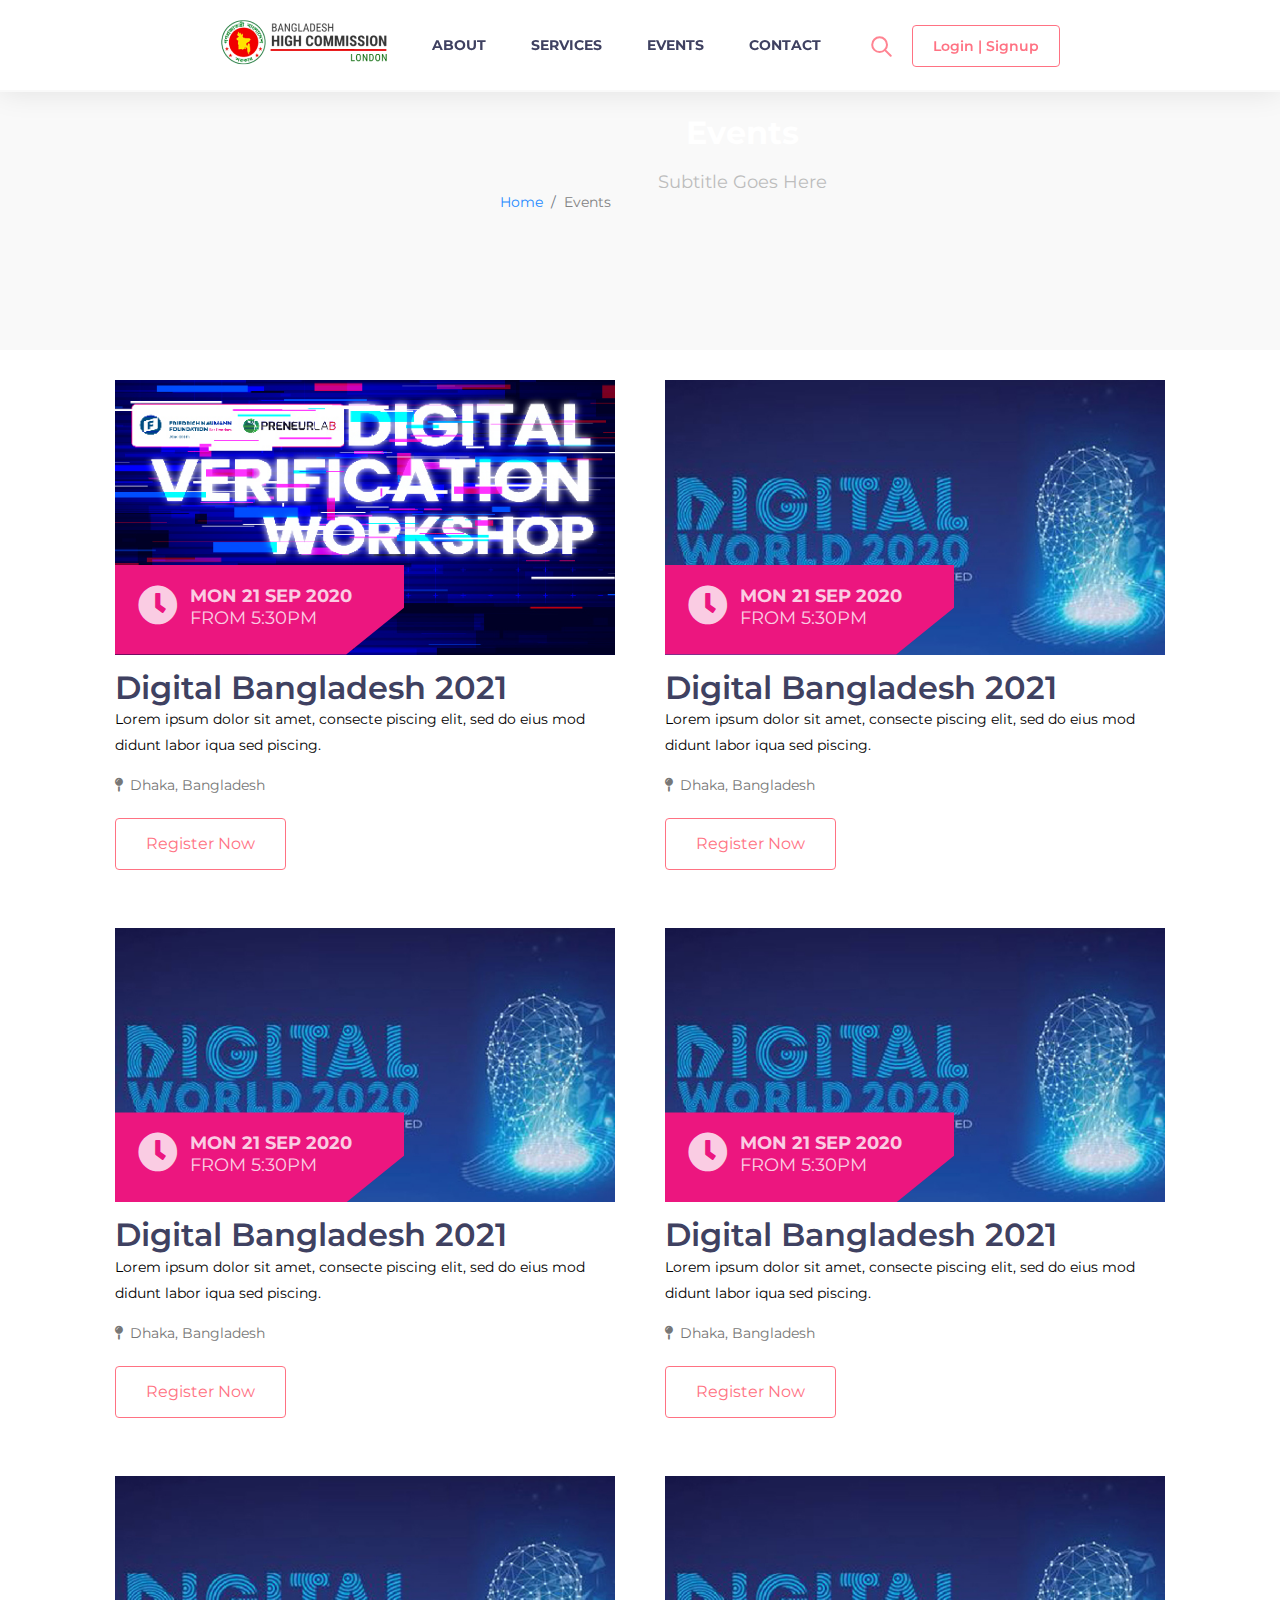
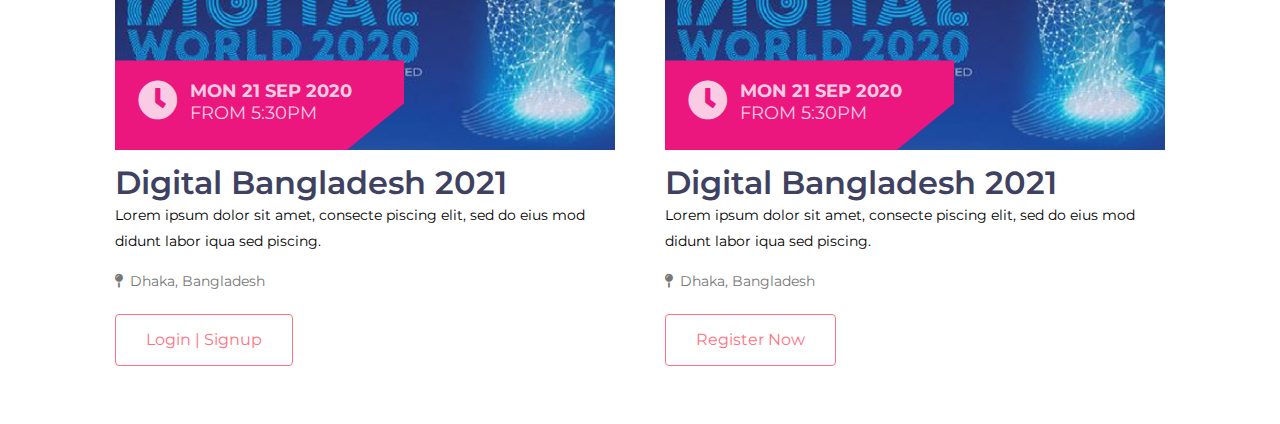
<file: event.html>
<!DOCTYPE html>

<html lang="en">


<head>

    <meta charset="utf-8">

    <title>IT Connect | News</title>

    <!-- Stylesheets -->

    <link href="css/bootstrap.css" rel="stylesheet">

    <link href="css/style.css" rel="stylesheet">
    <link href="css/search-page.css" rel="stylesheet">

    <link href="css/responsive.css" rel="stylesheet">

    <link rel="shortcut icon" href="images/favicon.png" type="image/x-icon">


    <link rel="icon" href="images/favicon.png" type="image/x-icon">




    <!-- Responsive -->

    <meta http-equiv="X-UA-Compatible" content="IE=edge">

    <meta name="viewport" content="width=device-width, initial-scale=1.0, maximum-scale=1.0, user-scalable=0">



    <!--[if lt IE 9]><script src="https://cdnjs.cloudflare.com/ajax/libs/html5shiv/3.7.3/html5shiv.js"></script><![endif]-->

    <!--[if lt IE 9]><script src="js/respond.js"></script><![endif]-->



</head>



<body>



    <div class="page-wrapper">


        <!-- Header Span -->
        <span class="header-span"></span>

        <!-- Main Header-->

        <header class="main-header header-style-two">

            <div class="main-box">

                <div class="auto-container clearfix">

                    <div class="logo-box">

                        <div class="logo"><a href="index.html"><img src="images/logo-2.png" alt="" title=""></a></div>

                    </div>



                    <!--Nav Box-->

                    <div class="nav-outer clearfix">

                        <!--Mobile Navigation Toggler-->

                        <div class="mobile-nav-toggler"><span class="icon flaticon-menu"></span></div>

                        <!-- Main Menu -->

                        <nav class="main-menu navbar-expand-md navbar-light">

                            <div class="navbar-header">

                                <!-- Togg le Button -->

                                <button class="navbar-toggler" type="button" data-toggle="collapse"
                                    data-target="#navbarSupportedContent" aria-controls="navbarSupportedContent"
                                    aria-expanded="false" aria-label="Toggle navigation">

                                    <span class="icon flaticon-menu-button"></span>

                                </button>

                            </div>



                            <div class="collapse navbar-collapse clearfix" id="navbarSupportedContent">

                                <ul class="navigation clearfix">


                                    <li class="dropdown"><a href="#">About</a></li>

                                    <li class="dropdown"><a href="#">Services</a>

                                        <ul>

                                            <li><a href="#">Service One</a></li>

                                            <li><a href="#">Service Two</a></li>

                                        </ul>

                                    </li>

                                    <li><a href="#">Events</a></li>

                                    <li><a href="#">Contact</a></li>

                                </ul>

                            </div>

                        </nav>

                        <!-- Main Menu End-->



                        <!-- Outer box -->

                        <div class="outer-box">

                            <!--Search Box-->

                            <div class="search-box-btn"><img src="images/icons/search.svg" alt=""></div>



                            <!-- Button Box -->

                            <div class="btn-box">

                                <a href="#" class="theme-btn btn-style-one"><span class="btn-title">Login |
                                        Signup</span></a>

                            </div>

                        </div>

                    </div>

                </div>

            </div>



            <!-- Mobile Menu  -->

            <div class="mobile-menu">

                <div class="menu-backdrop"></div>

                <div class="close-btn"><span class="icon flaticon-cancel-1"></span></div>



                <!--Here Menu Will Come Automatically Via Javascript / Same Menu as in Header-->

                <nav class="menu-box">

                    <div class="nav-logo"><a href="index-2.html"><img src="images/logo-2.png" alt="" title=""></a></div>



                    <ul class="navigation clearfix">
                        <!--Keep This Empty / Menu will come through Javascript-->
                    </ul>

                </nav>

            </div><!-- End Mobile Menu -->

        </header>

        <!--End Main Header -->


        <!--Page Title-->

        <section class="inner-banner publication">
            <div class="auto-container">
                <!--Breadcumb-->
                <nav class="navbar navbar-expand-lg ">
                    <div class="container-fluid">
                        <nav aria-label="breadcrumb">
                            <ol class="breadcrumb">
                                <li class="breadcrumb-item"><a href="#">Home</a></li>
                                <li class="breadcrumb-item active" aria-current="page"><a href="#">Events</a>
                                </li>
                            </ol>
                        </nav>
                    </div>
                </nav>
                <!--End Breadcumb-->
                <div class="page-title inner">
                    <h1 class="inner-title">Events</h1>
                    <p class="subtitle">Subtitle Goes Here</p>
                </div>
            </div>
        </section>


    </div>

    </section>

    <!--End Title-->




    <div class="auto-container">

        <div class="event-container">

            
            <!--Event Card 1-->
            <div class="event-card">
                <div class="event-img-thumb">
                    <a href="#"><img src="images/event/event-2.jpg" alt=""></a>
                    <div class="event-date"><i class="fa fa-clock"></i><span class="d-block"><strong>Mon 21 Sep 2020</strong></span>From 5:30pm</div>
                </div>

                <div class="event-info">
                    <h3 class="event-title"><a href="">Digital Bangladesh 2021</a></h3>
                    <p>Lorem ipsum dolor sit amet, consecte piscing elit, sed do eius mod didunt labor iqua sed piscing.</p>
                    <span class="event-loc"><i class="fa fa-map-pin"></i>Dhaka, Bangladesh</span>
                    <div class="event-btn-box">

                        <a href="#" class="theme-btn btn-style-one"><span class="btn-title">Register Now</span></a>

                    </div>
                </div>

            </div>


                <!--Event Card 1-->
                <div class="event-card">
                    <div class="event-img-thumb">
                        <a href="#"><img src="images/event/event-1.jpg" alt=""></a>
                        <div class="event-date"><i class="fa fa-clock"></i><span class="d-block"><strong>Mon 21 Sep 2020</strong></span>From 5:30pm</div>
                    </div>
    
                    <div class="event-info">
                        <h3 class="event-title"><a href="">Digital Bangladesh 2021</a></h3>
                        <p>Lorem ipsum dolor sit amet, consecte piscing elit, sed do eius mod didunt labor iqua sed piscing.</p>
                        <span class="event-loc"><i class="fa fa-map-pin"></i>Dhaka, Bangladesh</span>
                        <div class="event-btn-box">
                            <a href="#" class="theme-btn btn-style-one"><span class="btn-title">Register Now</span></a>
    
                        </div>
                    </div>
    
                </div>



                    <!--Event Card 1-->
            <div class="event-card">
                <div class="event-img-thumb">
                    <a href="#"><img src="images/event/event-1.jpg" alt=""></a>
                    <div class="event-date"><i class="fa fa-clock"></i><span class="d-block"><strong>Mon 21 Sep 2020</strong></span>From 5:30pm</div>
                </div>

                <div class="event-info">
                    <h3 class="event-title"><a href="">Digital Bangladesh 2021</a></h3>
                    <p>Lorem ipsum dolor sit amet, consecte piscing elit, sed do eius mod didunt labor iqua sed piscing.</p>
                    <span class="event-loc"><i class="fa fa-map-pin"></i>Dhaka, Bangladesh</span>
                    <div class="event-btn-box">
                        <a href="#" class="theme-btn btn-style-one"><span class="btn-title">Register Now</span></a>

                    </div>
                </div>

            </div>


                <!--Event Card 1-->
                <div class="event-card">
                    <div class="event-img-thumb">
                        <a href="#"><img src="images/event/event-1.jpg" alt=""></a>
                        <div class="event-date"><i class="fa fa-clock"></i><span class="d-block"><strong>Mon 21 Sep 2020</strong></span>From 5:30pm</div>
                    </div>
    
                    <div class="event-info">
                        <h3 class="event-title"><a href="">Digital Bangladesh 2021</a></h3>
                        <p>Lorem ipsum dolor sit amet, consecte piscing elit, sed do eius mod didunt labor iqua sed piscing.</p>
                        <span class="event-loc"><i class="fa fa-map-pin"></i>Dhaka, Bangladesh</span>
                        <div class="event-btn-box">
    
                            <a href="#" class="theme-btn btn-style-one"><span class="btn-title">Register Now</span></a>
    
                        </div>
                    </div>
    
                </div>


                    <!--Event Card 1-->
            <div class="event-card">
                <div class="event-img-thumb">
                    <a href="#"><img src="images/event/event-1.jpg" alt=""></a>
                    <div class="event-date"><i class="fa fa-clock"></i><span class="d-block"><strong>Mon 21 Sep 2020</strong></span>From 5:30pm</div>
                </div>

                <div class="event-info">
                    <h3 class="event-title"><a href="">Digital Bangladesh 2021</a></h3>
                    <p>Lorem ipsum dolor sit amet, consecte piscing elit, sed do eius mod didunt labor iqua sed piscing.</p>
                    <span class="event-loc"><i class="fa fa-map-pin"></i>Dhaka, Bangladesh</span>
                    <div class="event-btn-box">

                        <a href="#" class="theme-btn btn-style-one"><span class="btn-title">Login |
                                Signup</span></a>

                    </div>
                </div>

            </div>


                        <!--Event Card 1-->
                        <div class="event-card">
                            <div class="event-img-thumb">
                                <a href="#"><img src="images/event/event-1.jpg" alt=""></a>
                                <div class="event-date"><i class="fa fa-clock"></i><span class="d-block"><strong>Mon 21 Sep 2020</strong></span>From 5:30pm</div>
                            </div>
            
                            <div class="event-info">
                                <h3 class="event-title"><a href="">Digital Bangladesh 2021</a></h3>
                                <p>Lorem ipsum dolor sit amet, consecte piscing elit, sed do eius mod didunt labor iqua sed piscing.</p>
                                <span class="event-loc"><i class="fa fa-map-pin"></i>Dhaka, Bangladesh</span>
                                <div class="event-btn-box">
            
                                    <a href="#" class="theme-btn btn-style-one"><span class="btn-title">Register Now</span></a>
            
                                </div>
                            </div>
            
                        </div>


         


        
            
        </div>

      


    </div>


    <!--End Search Filter-->























    </div>

    <!--End pagewrapper-->








    <!--Scroll to top-->

    <div class="scroll-to-top scroll-to-target" data-target="html"><span class="fa fa-angle-double-up"></span></div>

    <script src="js/jquery.js"></script>

    <script src="js/popper.min.js"></script>

    <script src="js/bootstrap.min.js"></script>

    <script src="js/jquery-ui.js"></script>

    <script src="js/jquery.fancybox.js"></script>

    <script src="js/jquery.countdown.js"></script>

    <script src="js/appear.js"></script>

    <script src="js/owl.js"></script>

    <script src="js/wow.js"></script>

    <script src="js/parallax.min.js"></script>

    <script src="js/script.js"></script>




</body>


</html>
</file>
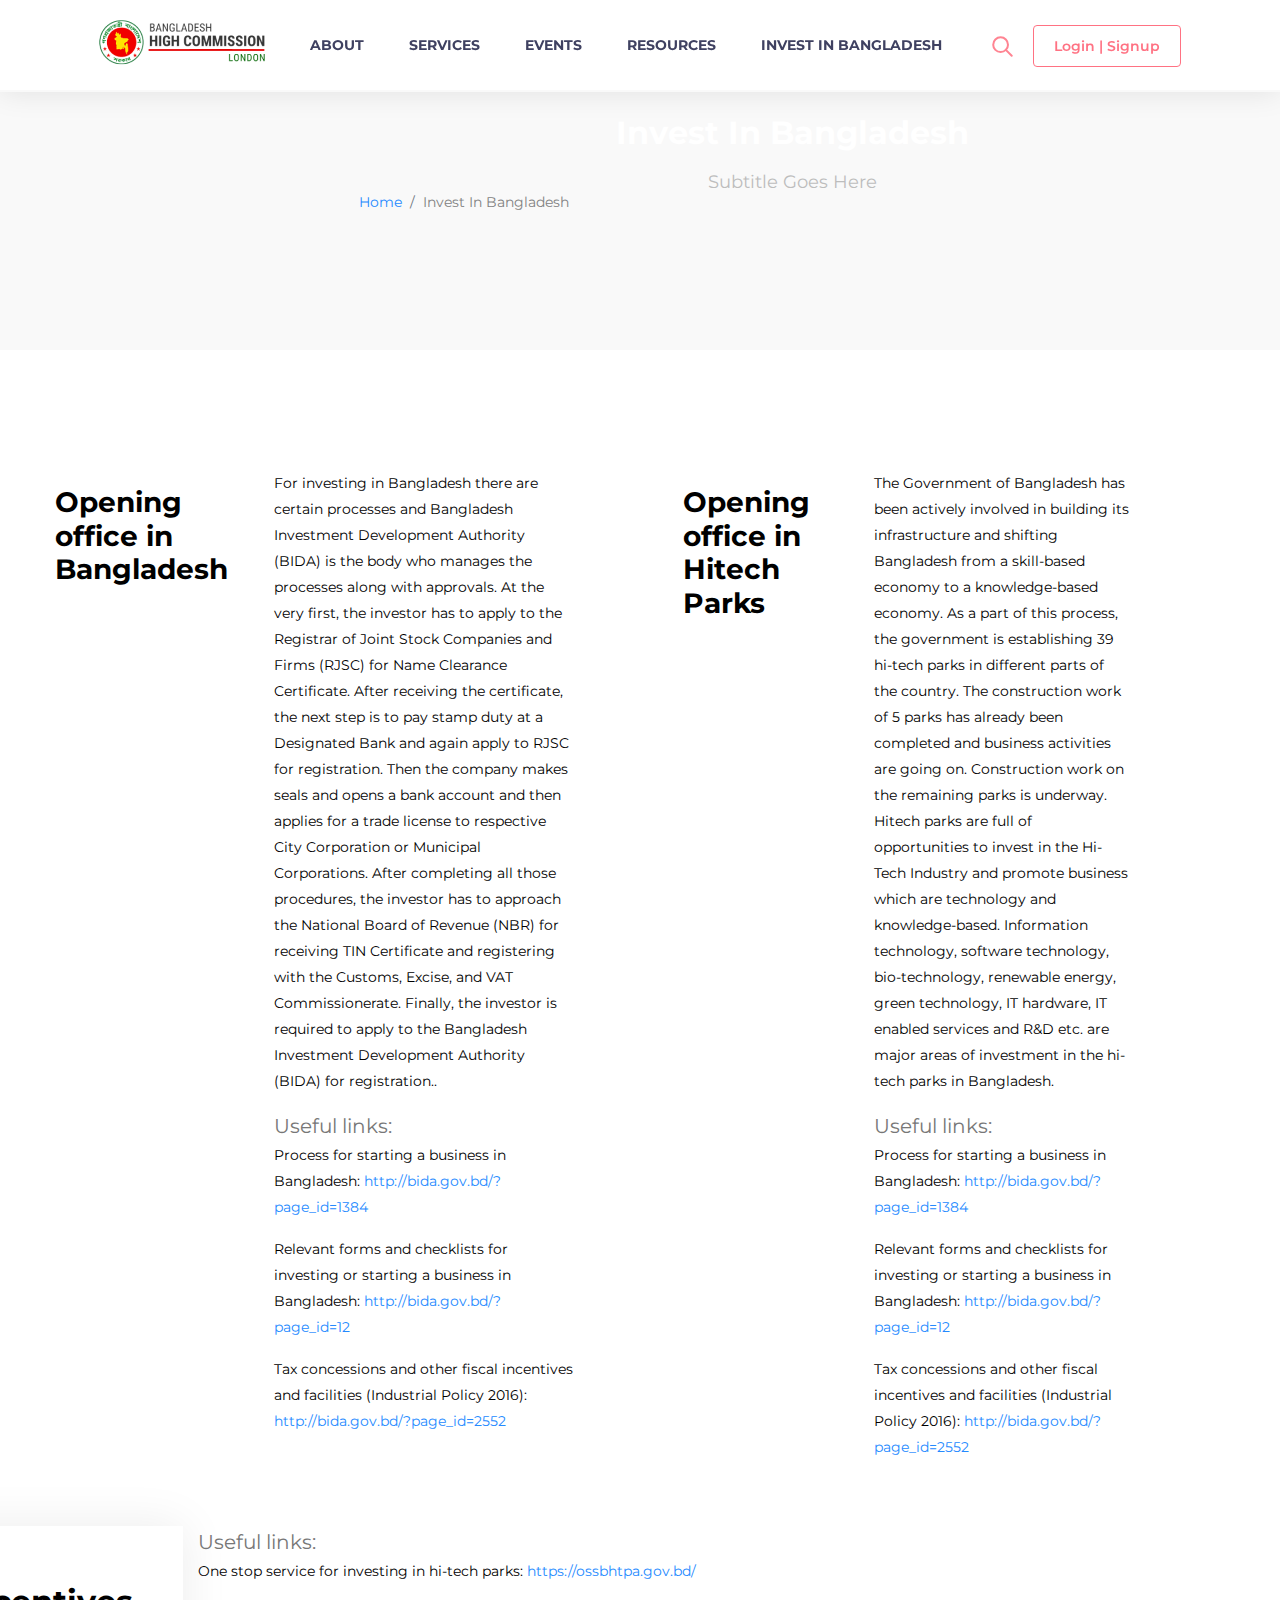
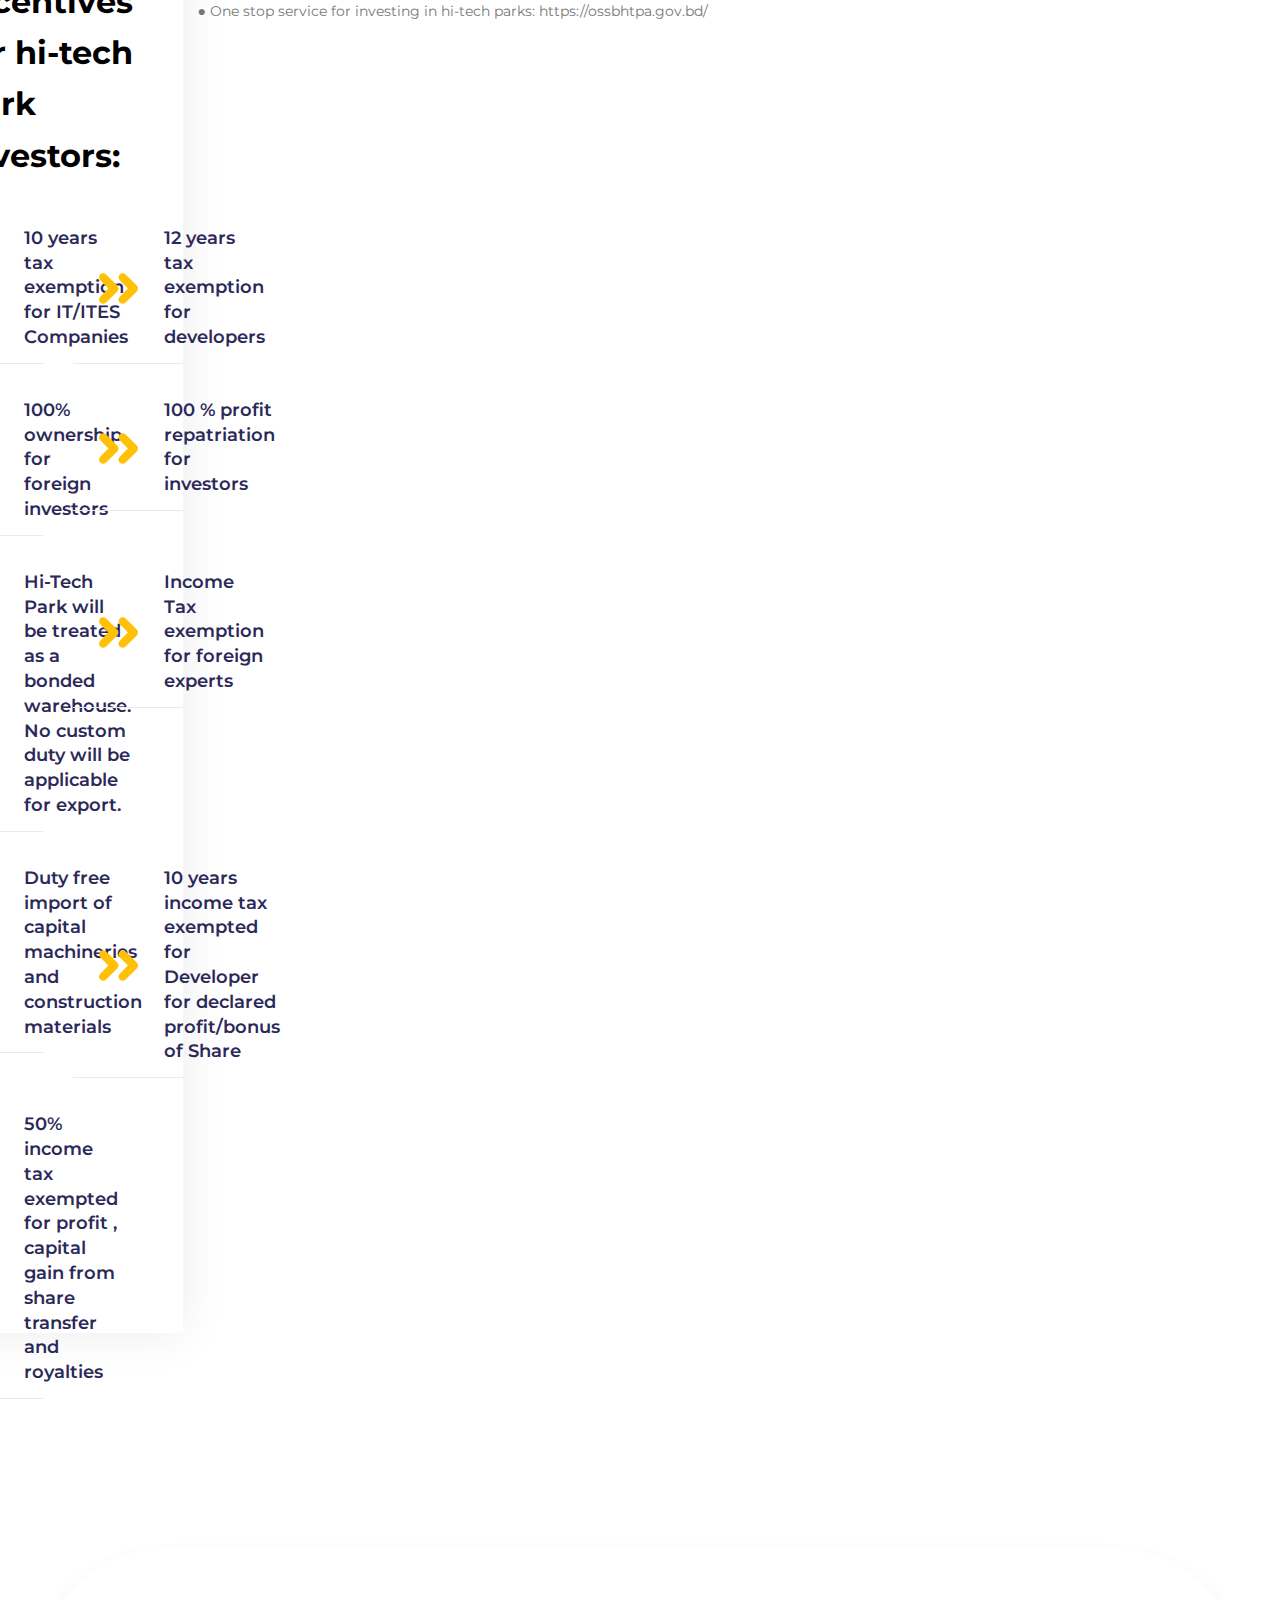
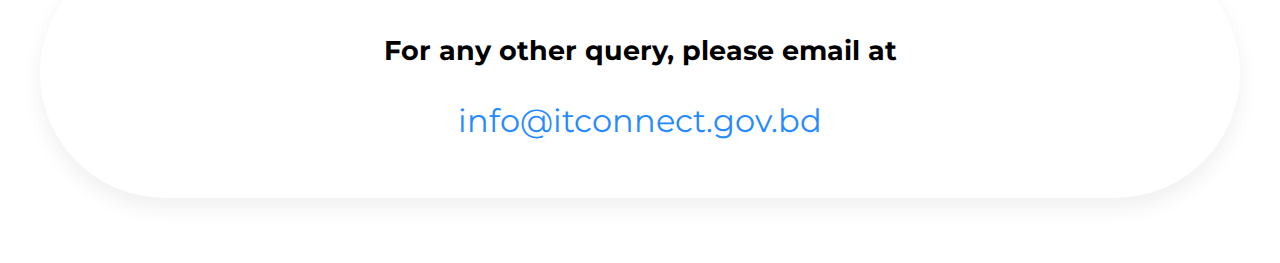
<file: invest-in-bangladesh.html>
<!DOCTYPE html>

<html lang="en">


<head>

    <meta charset="utf-8">

    <title>IT Connect | Invest In Bangladesh</title>

    <!-- Stylesheets -->

    <link href="css/bootstrap.css" rel="stylesheet">

    <link href="css/style.css" rel="stylesheet">
    <link href="css/search-page.css" rel="stylesheet">

    <link href="css/responsive.css" rel="stylesheet">

    <link rel="shortcut icon" href="images/favicon.png" type="image/x-icon">


    <link rel="icon" href="images/favicon.png" type="image/x-icon">




    <!-- Responsive -->

    <meta http-equiv="X-UA-Compatible" content="IE=edge">

    <meta name="viewport" content="width=device-width, initial-scale=1.0, maximum-scale=1.0, user-scalable=0">



    <!--[if lt IE 9]><script src="https://cdnjs.cloudflare.com/ajax/libs/html5shiv/3.7.3/html5shiv.js"></script><![endif]-->

    <!--[if lt IE 9]><script src="js/respond.js"></script><![endif]-->



</head>



<body>



    <div class="page-wrapper">

        <!-- Header Span -->
        <span class="header-span"></span>

        <!-- Main Header-->

        <header class="main-header header-style-two">

            <div class="main-box">

                <div class="auto-container clearfix">

                    <div class="logo-box">

                        <div class="logo"><a href="index.html"><img src="images/logo-2.png" alt="" title=""></a></div>

                    </div>



                    <!--Nav Box-->

                    <div class="nav-outer clearfix">

                        <!--Mobile Navigation Toggler-->

                        <div class="mobile-nav-toggler"><span class="icon flaticon-menu"></span></div>

                        <!-- Main Menu -->

                        <nav class="main-menu navbar-expand-md navbar-light">

                            <div class="navbar-header">

                                <!-- Togg le Button -->

                                <button class="navbar-toggler" type="button" data-toggle="collapse"
                                    data-target="#navbarSupportedContent" aria-controls="navbarSupportedContent"
                                    aria-expanded="false" aria-label="Toggle navigation">

                                    <span class="icon flaticon-menu-button"></span>

                                </button>

                            </div>



                            <div class="collapse navbar-collapse clearfix" id="navbarSupportedContent">

                                <ul class="navigation clearfix">



                                    <li class="dropdown"><a href="#">About</a>

                                        <ul>

                                            <li><a href="#">About Us</a></li>
                                            <li><a href="#">Contact Us</a></li>



                                        </ul>

                                    </li>

                                    <li class="dropdown"><a href="#">Services</a>

                                        <ul>

                                            <li><a href="#">Appoinment</a></li>

                                            <li><a href="#">Registration for B2B Matchmaking Event</a></li>
                                            <li><a href="#">Bangladesh IT Company Profiles</a></li>
                                            <li><a href="#">Browse Bangladeshi Startups</a></li>

                                        </ul>

                                    </li>


                                    <li class="dropdown"><a href="#">Events</a>

                                        <ul>

                                            <li><a href="#">Events in Bangladesh</a></li>
                                            <li><a href="#">Events in UK</a></li>
                                            <li><a href="#">International Events</a></li>


                                        </ul>

                                    </li>


                                    <li class="dropdown"><a href="#">Resources</a>

                                        <ul>

                                            <li><a href="#">Newsletter</a></li>
                                            <li><a href="#">Articles</a></li>
                                            <li><a href="#">Publication</a></li>
                                            <li><a href="#">Latest Tech News</a></li>
                                            <li><a href="#">Success Stories</a></li>


                                        </ul>

                                    </li>

                                    <li class="dropdown"><a href="#">Invest in Bangladesh</a>

                                        <ul>

                                            <li><a href="#">Why Bangladesh IT Industry</a></li>
                                            <li><a href="#">Investment Process</a></li>



                                        </ul>

                                    </li>





                                </ul>

                            </div>

                        </nav>

                        <!-- Main Menu End-->



                        <!-- Outer box -->

                        <div class="outer-box">

                            <!--Search Box-->

                            <div class="search-box-btn"><img src="images/icons/search.svg" alt=""></div>



                            <!-- Button Box -->

                            <div class="btn-box">

                                <a href="#" class="theme-btn btn-style-one"><span class="btn-title">Login |
                                        Signup</span></a>

                            </div>

                        </div>

                    </div>

                </div>

            </div>



            <!-- Mobile Menu  -->

            <div class="mobile-menu">

                <div class="menu-backdrop"></div>

                <div class="close-btn"><span class="icon flaticon-cancel-1"></span></div>



                <!--Here Menu Will Come Automatically Via Javascript / Same Menu as in Header-->

                <nav class="menu-box">

                    <div class="nav-logo"><a href="index-2.html"><img src="images/logo-2.png" alt="" title=""></a></div>



                    <ul class="navigation clearfix">
                        <!--Keep This Empty / Menu will come through Javascript-->
                    </ul>

                </nav>

            </div><!-- End Mobile Menu -->

        </header>

        <!--End Main Header -->


        <!--Page Title-->

        <section class="inner-banner publication">
            <div class="auto-container">
                <!--Breadcumb-->
                <nav class="navbar navbar-expand-lg ">
                    <div class="container-fluid">
                        <nav aria-label="breadcrumb">
                            <ol class="breadcrumb">
                                <li class="breadcrumb-item"><a href="#">Home</a></li>
                                <li class="breadcrumb-item active" aria-current="page"><a href="#">Invest In Bangladesh</a>
                                </li>
                            </ol>
                        </nav>
                    </div>
                </nav>
                <!--End Breadcumb-->
                <div class="page-title inner">
                    <h1 class="inner-title">Invest In Bangladesh</h1>
                    <p class="subtitle">Subtitle Goes Here</p>
                </div>
            </div>
        </section>


    </div>

    </section>

    <!--End Title-->



    <div class="about-us-content">
    <div class="auto-container">


        <!--Opening office in Bangladesh-->
        <div class="row invest-in-bd">

        
                <!-- Title Block -->

            <div class="title-block col-lg-4 col-md-6 col-sm-12 wow fadeInUp animated" style="visibility: visible; animation-name: fadeInUp;">

                <div class="inner-box">

                    <div class="event-info">
                        <h3 class="event-title">Opening office in Bangladesh</h3>
                        
                    </div>

                </div>

            </div>



            <!-- Feature Block -->

            <div class="feature-block-two col-md-6  wow fadeInUp animated" style="visibility: visible; animation-name: fadeInUp;">

                <div class="inner-box">
                    <p class="text-left">For investing in Bangladesh there are certain processes and Bangladesh Investment Development Authority (BIDA) is the body who manages the processes along with approvals. At the very first, the investor has to apply to the Registrar of Joint Stock Companies and Firms (RJSC) for Name Clearance Certificate. After receiving the certificate, the next step is to pay stamp duty at a Designated Bank and again apply to RJSC for registration. Then the company makes seals and opens a bank account and then applies for a trade license to respective City Corporation or Municipal Corporations. After completing all those procedures, the investor has to approach the National Board of Revenue (NBR) for receiving TIN Certificate and registering with the Customs, Excise, and VAT Commissionerate. Finally, the investor is required to apply to the Bangladesh Investment Development Authority (BIDA) for registration..
        
                    </p>


                    <h5>Useful links: </br></h5>
               
                    <p>Process for starting a business in Bangladesh:  <a href="http://bida.gov.bd/?page_id=1384"> http://bida.gov.bd/?page_id=1384</a></p>
                    <p>Relevant forms and checklists for investing or starting a business in Bangladesh:   <a href="http://bida.gov.bd/?page_id=12"> http://bida.gov.bd/?page_id=12</a></p>
                    <p>Tax concessions and other fiscal incentives and facilities (Industrial Policy 2016):    <a href="http://bida.gov.bd/?page_id=2552"> http://bida.gov.bd/?page_id=2552</a></p>
                  
      

                </div>

            </div>


      


        </div>
        <!-- End Opening office in Bangladesh-->

        <!--Opening Hitech Park Bangladesh-->

        <div class="row invest-in-bd">

        
            <!-- Title Block -->

        <div class="title-block col-lg-4 col-md-6 col-sm-12 wow fadeInUp animated" style="visibility: visible; animation-name: fadeInUp;">

            <div class="inner-box">

                <div class="event-info">
                    <h3 class="event-title">Opening office in Hitech Parks</h3>
                    
                </div>

            </div>

        </div>



        <!-- Feature Block -->

        <div class="feature-block-two col-md-6  wow fadeInUp animated" style="visibility: visible; animation-name: fadeInUp;">

            <div class="inner-box">
                <p class="text-left">The Government of Bangladesh has been actively involved in building its infrastructure and shifting Bangladesh from a skill-based economy to a knowledge-based economy. As a part of this process, the government is establishing 39 hi-tech parks in different parts of the country. The construction work of 5 parks has already been completed and business activities are going on. Construction work on the remaining parks is underway.
                    Hitech parks are full of opportunities to invest in the Hi-Tech Industry and promote business which are technology and knowledge-based. Information technology, software technology, bio-technology, renewable energy, green technology, IT hardware, IT enabled services and R&D etc. are major areas of investment in the hi-tech parks in Bangladesh.
                    
                </p>


                <h5>Useful links: </br></h5>
           
                <p>Process for starting a business in Bangladesh:  <a href="http://bida.gov.bd/?page_id=1384"> http://bida.gov.bd/?page_id=1384</a></p>
                <p>Relevant forms and checklists for investing or starting a business in Bangladesh:   <a href="http://bida.gov.bd/?page_id=12"> http://bida.gov.bd/?page_id=12</a></p>
                <p>Tax concessions and other fiscal incentives and facilities (Industrial Policy 2016):    <a href="http://bida.gov.bd/?page_id=2552"> http://bida.gov.bd/?page_id=2552</a></p>
              
  

            </div>

        </div>


  


            </div>
        <!--End  Hitech Park Bangladesh-->

        </div>

    


    </div>
 


    <!--Secondary Content-->

    <div class="auto-container invest-in-bd">
        <div class="secondary-content-why-bd">
            <div class="secondary-content-why-bd-header">
                <h2>Incentives for hi-tech park investors:</h2>
            </div>
          
            <div class="event-intro-wrap">


                <div class="row">

                    
                  <!--Check 1 -->
                  <div class="col-md-6">
                    <div class="second-info">
                     <img class="event-icon" src="images/icons/fast-forward.svg" alt="">
  
                      <div class="second-info-inner">
                          <span>10 years tax exemption  for IT/ITES Companies  </span>
                        
                  
                    </div>
                   
                    </div>
  
                  </div>

                    <!--Check 2 -->
                    <div class="col-md-6">
                        <div class="second-info">
                         <img class="event-icon" src="images/icons/fast-forward.svg" alt="">
      
                          <div class="second-info-inner">
                              <span>12 years tax exemption for developers</span>
                            
                      
                        </div>
                       
                        </div>
      
                    </div>


                     <!--Check 3 -->
                     <div class="col-md-6">
                        <div class="second-info">
                         <img class="event-icon" src="images/icons/fast-forward.svg" alt="">
      
                          <div class="second-info-inner">
                              <span>100% ownership for foreign investors</span>
                            
                      
                        </div>
                       
                        </div>
      
                    </div>


                     <!--Check 4 -->
                     <div class="col-md-6">
                        <div class="second-info">
                         <img class="event-icon" src="images/icons/fast-forward.svg" alt="">
      
                          <div class="second-info-inner">
                              <span>100 % profit repatriation for investors</span>
                            
                      
                        </div>
                       
                        </div>
      
                    </div>


                    
                     <!--Check 5 -->
                     <div class="col-md-6">
                        <div class="second-info">
                         <img class="event-icon" src="images/icons/fast-forward.svg" alt="">
      
                          <div class="second-info-inner">
                              <span>Hi-Tech Park will be treated as a bonded warehouse. No custom duty will be applicable for export. </span>
                            
                      
                        </div>
                       
                        </div>
      
                    </div>

                    <!--Check 6 -->
                     <div class="col-md-6">
                            <div class="second-info">
                             <img class="event-icon" src="images/icons/fast-forward.svg" alt="">
          
                              <div class="second-info-inner">
                                  <span>Income Tax exemption for foreign experts</span>
                                
                          
                            </div>
                           
                            </div>
          
                    </div>

                      <!--Check 7 -->
                    <div class="col-md-6">
                        <div class="second-info">
                         <img class="event-icon" src="images/icons/fast-forward.svg" alt="">
      
                          <div class="second-info-inner">
                              <span>Duty free import of capital machineries and construction materials</span>
                            
                      
                        </div>
                       
                        </div>
      
                   </div>

                         <!--Check 8 -->
                         <div class="col-md-6">
                            <div class="second-info">
                             <img class="event-icon" src="images/icons/fast-forward.svg" alt="">
          
                              <div class="second-info-inner">
                                  <span>10 years income tax exempted for Developer for declared profit/bonus of Share</span>
                                
                          
                            </div>
                           
                            </div>
          
                       </div>

                    
                         <!--Check 9 -->
                         <div class="col-md-6">
                            <div class="second-info">
                             <img class="event-icon" src="images/icons/fast-forward.svg" alt="">
          
                              <div class="second-info-inner">
                                  <span>50% income tax exempted for profit , capital gain from share transfer and royalties</span>
                                
                          
                            </div>
                           
                            </div>
          
                       </div>


                         <!--Check 10 -->
                      
                    
                         
                           
                     
           
                       
                </div>
                  
                </div>
  
               
  
              </div>
              
            
              <div class="col-md-12">
          
              
                  <h5>Useful links: </br></h5>
                 
                      <p>One stop service for investing in hi-tech parks: <a href=" https://ossbhtpa.gov.bd/"> https://ossbhtpa.gov.bd/</a></p>
                    
                      ●	One stop service for investing in hi-tech parks: https://ossbhtpa.gov.bd/
               
               
               

           </div>

       
    </div>

                
    <div class="auto-container cta-two-container">

      
        <div class="newsletter-form ">

            

           
                    <div class="row justify-content-md-center event-alert">
                        
                        <div class="col-md-12">
                            <h3 class="cta-title-contact-2"> For any other query, please email at </h3>
                        </div>
                   <p class="support-2"><a href="mailto:info@itconnect.gov.bd">info@itconnect.gov.bd</a></p>

                
            </div>
           

        </div>

</div>


    </div>

























    </div>

    <!--End pagewrapper-->








    <!--Scroll to top-->

    <div class="scroll-to-top scroll-to-target" data-target="html"><span class="fa fa-angle-double-up"></span></div>

    <script src="js/jquery.js"></script>

    <script src="js/popper.min.js"></script>

    <script src="js/bootstrap.min.js"></script>

    <script src="js/jquery-ui.js"></script>

    <script src="js/jquery.fancybox.js"></script>

    <script src="js/jquery.countdown.js"></script>

    <script src="js/appear.js"></script>

    <script src="js/owl.js"></script>

    <script src="js/wow.js"></script>

    <script src="js/parallax.min.js"></script>

    <script src="js/script.js"></script>




</body>


</html>
</file>
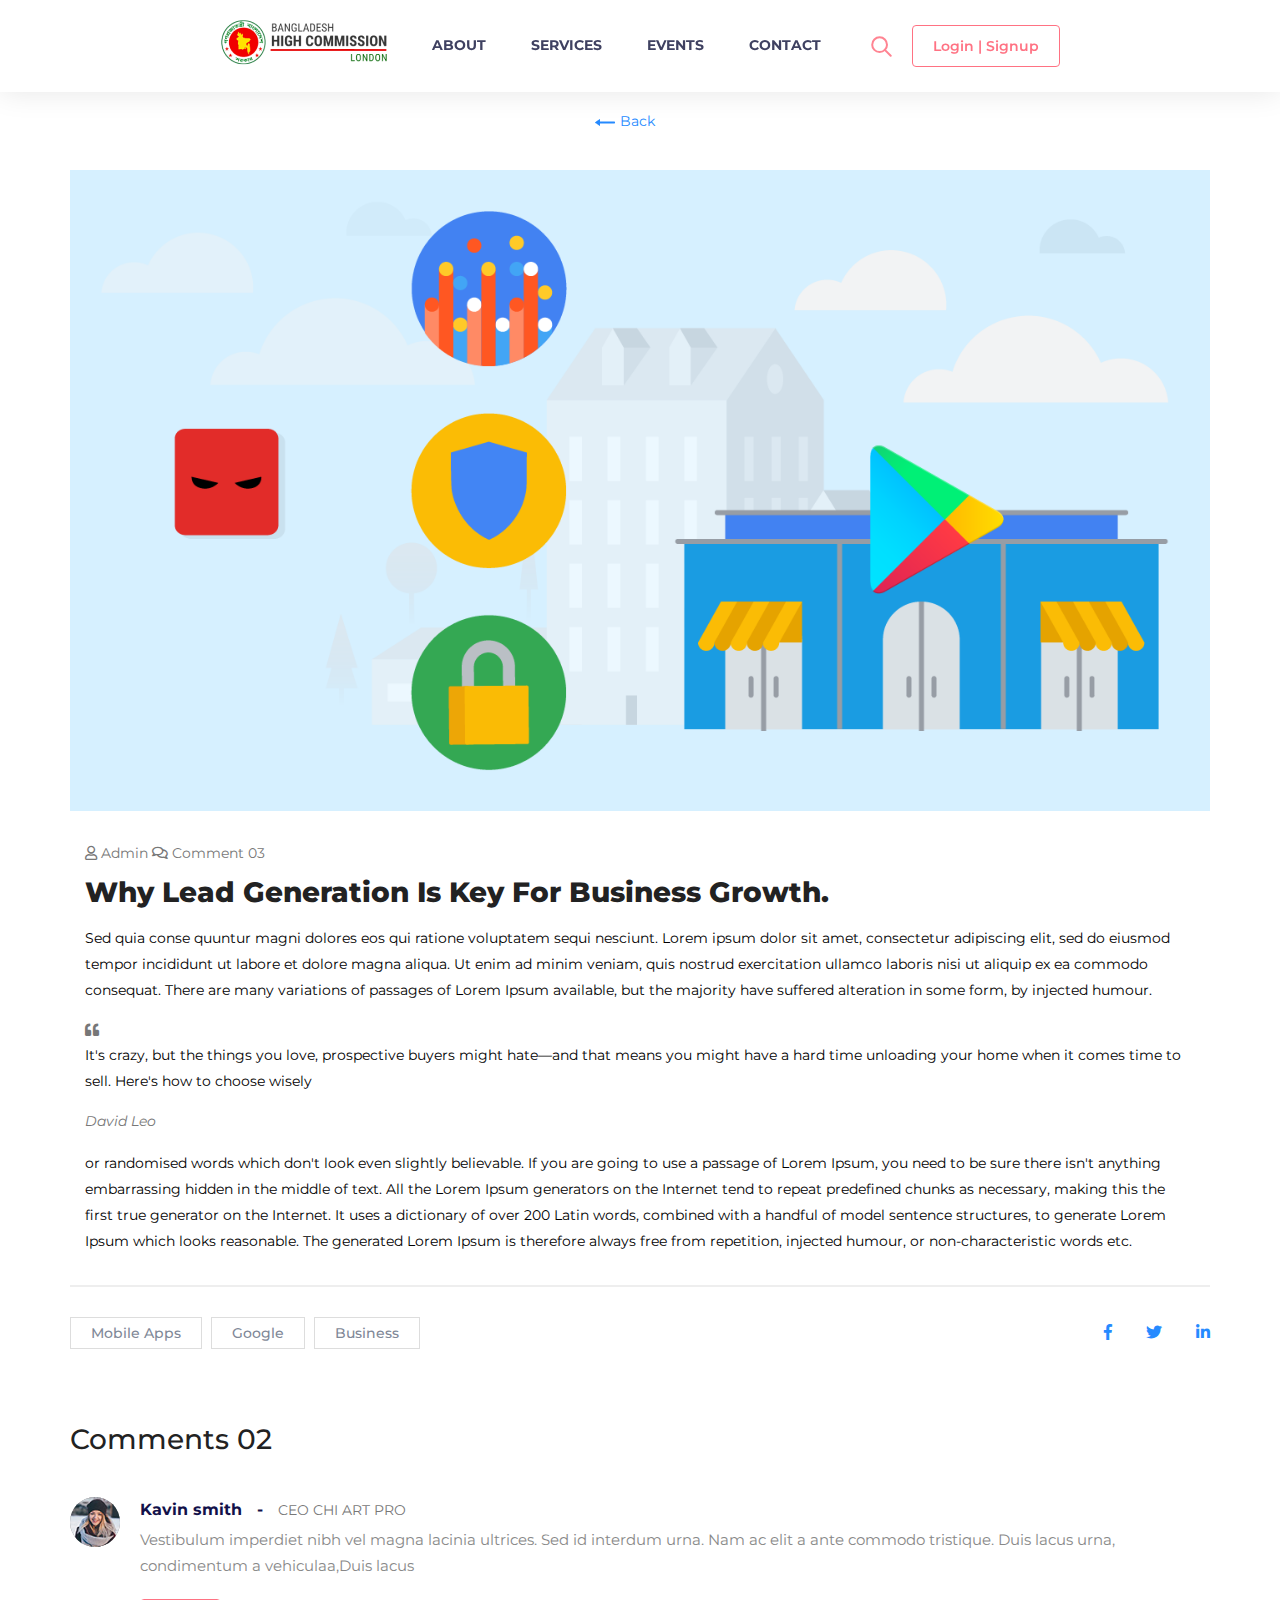
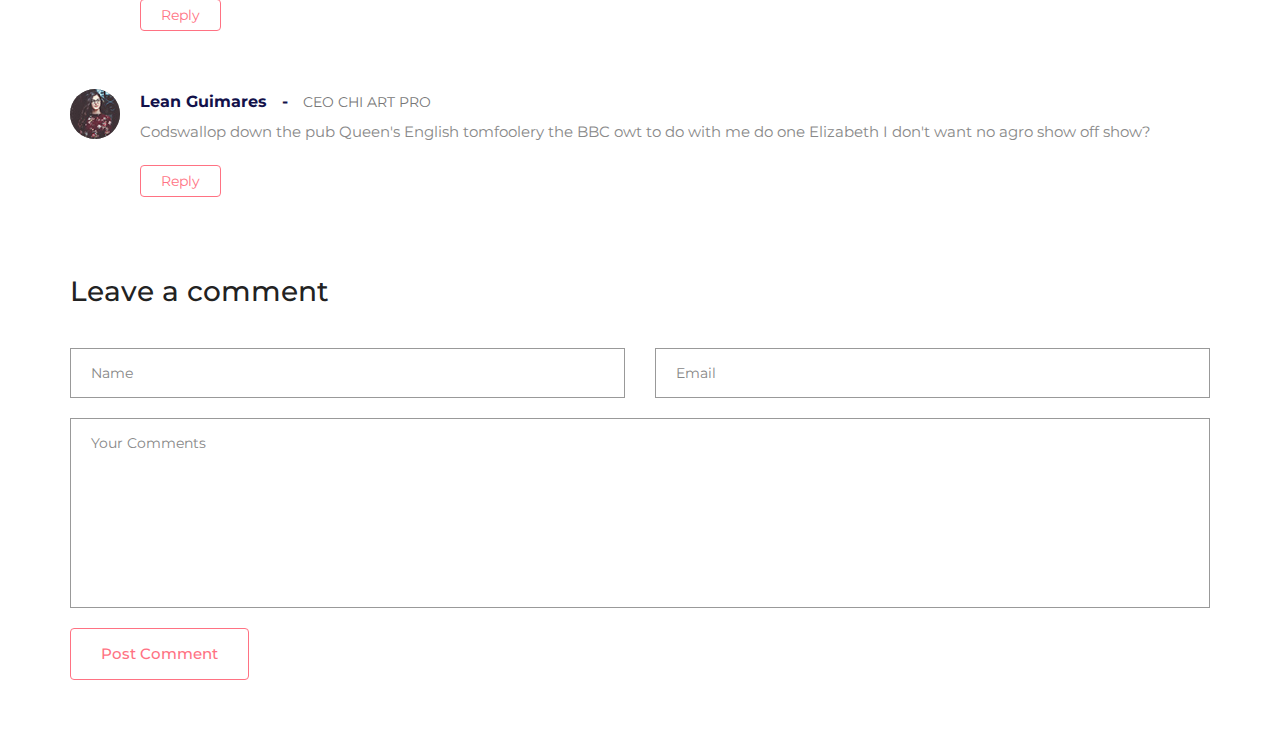
<file: news-single.html>
<!DOCTYPE html>

<html lang="en">


<head>

    <meta charset="utf-8">

    <title>IT Connect | News</title>

    <!-- Stylesheets -->

    <link href="css/bootstrap.css" rel="stylesheet">

    <link href="css/style.css" rel="stylesheet">
    <link href="css/search-page.css" rel="stylesheet">

    <link href="css/responsive.css" rel="stylesheet">

    <link rel="shortcut icon" href="images/favicon.png" type="image/x-icon">


    <link rel="icon" href="images/favicon.png" type="image/x-icon">




    <!-- Responsive -->

    <meta http-equiv="X-UA-Compatible" content="IE=edge">

    <meta name="viewport" content="width=device-width, initial-scale=1.0, maximum-scale=1.0, user-scalable=0">



    <!--[if lt IE 9]><script src="https://cdnjs.cloudflare.com/ajax/libs/html5shiv/3.7.3/html5shiv.js"></script><![endif]-->

    <!--[if lt IE 9]><script src="js/respond.js"></script><![endif]-->



</head>



<body>



    <div class="page-wrapper">


        <!-- Header Span -->
        <span class="header-span"></span>

        <!-- Main Header-->

        <header class="main-header header-style-two">

            <div class="main-box">

                <div class="auto-container clearfix">

                    <div class="logo-box">

                        <div class="logo"><a href="index.html"><img src="images/logo-2.png" alt="" title=""></a></div>

                    </div>



                    <!--Nav Box-->

                    <div class="nav-outer clearfix">

                        <!--Mobile Navigation Toggler-->

                        <div class="mobile-nav-toggler"><span class="icon flaticon-menu"></span></div>

                        <!-- Main Menu -->

                        <nav class="main-menu navbar-expand-md navbar-light">

                            <div class="navbar-header">

                                <!-- Togg le Button -->

                                <button class="navbar-toggler" type="button" data-toggle="collapse"
                                    data-target="#navbarSupportedContent" aria-controls="navbarSupportedContent"
                                    aria-expanded="false" aria-label="Toggle navigation">

                                    <span class="icon flaticon-menu-button"></span>

                                </button>

                            </div>



                            <div class="collapse navbar-collapse clearfix" id="navbarSupportedContent">

                                <ul class="navigation clearfix">


                                    <li class="dropdown"><a href="#">About</a></li>

                                    <li class="dropdown"><a href="#">Services</a>

                                        <ul>

                                            <li><a href="#">Service One</a></li>

                                            <li><a href="#">Service Two</a></li>

                                        </ul>

                                    </li>

                                    <li><a href="#">Events</a></li>

                                    <li><a href="#">Contact</a></li>

                                </ul>

                            </div>

                        </nav>

                        <!-- Main Menu End-->



                        <!-- Outer box -->

                        <div class="outer-box">

                            <!--Search Box-->

                            <div class="search-box-btn"><img src="images/icons/search.svg" alt=""></div>



                            <!-- Button Box -->

                            <div class="btn-box">

                                <a href="#" class="theme-btn btn-style-one"><span class="btn-title">Login |
                                        Signup</span></a>

                            </div>

                        </div>

                    </div>

                </div>

            </div>



            <!-- Mobile Menu  -->

            <div class="mobile-menu">

                <div class="menu-backdrop"></div>

                <div class="close-btn"><span class="icon flaticon-cancel-1"></span></div>



                <!--Here Menu Will Come Automatically Via Javascript / Same Menu as in Header-->

                <nav class="menu-box">

                    <div class="nav-logo"><a href="index-2.html"><img src="images/logo-2.png" alt="" title=""></a></div>



                    <ul class="navigation clearfix">
                        <!--Keep This Empty / Menu will come through Javascript-->
                    </ul>

                </nav>

            </div><!-- End Mobile Menu -->

        </header>

        <!--End Main Header -->


        <!--Page Title-->

        <section>
            <div class="auto-container">
                <!--Breadcumb-->
                <nav class="navbar navbar-expand-lg ">
                    <div class="container-fluid">
                        <nav aria-label="breadcrumb">
                            <ol class="breadcrumb">
                                <li class="breadcrumb-item"><a href="news.html"><img class="back-icon" src="images/icons/back.png" alt="">Back</a></li>
                               
                             
                            </ol>
                        </nav>
                    </div>
                </nav>
                <!--End Breadcumb-->
           
            </div>
        </section>


    </div>

    </section>

    <!--End Title-->




    <div class="auto-container">

        <div class="content-side col-lg-12 col-md-12 col-sm-12">
            <div class="blog-single">
                 <!-- News Block Three -->
                <div class="news-block">
                    <div class="inner-box">
                        <div class="image-box">
                            <figure class="image"><img src="images/resource/blog-1.jpg" alt=""></figure>
                        </div>
                        <div class="lower-content-news-single">
                            <ul class="post-info">
                                <li><span class="far fa-user"></span> Admin</li>
                                <li><span class="far fa-comments"></span> Comment 03</li>
                            </ul>    
                            <h2>Why Lead Generation Is Key For Business Growth.</h2>
                            <p>Sed quia conse quuntur magni dolores eos qui ratione voluptatem sequi nesciunt. Lorem ipsum dolor sit amet, consectetur adipiscing elit, sed do eiusmod tempor incididunt ut labore et dolore magna aliqua. Ut enim ad minim veniam, quis nostrud exercitation ullamco laboris nisi ut aliquip ex ea commodo consequat. There are many variations of passages of Lorem Ipsum available, but the majority have suffered alteration in some form, by injected humour.</p>
                            <blockquote>
                                <span class="icon fa fa-quote-left"></span>
                                <p>It's crazy, but the things you love, prospective buyers might hate—and that means you might have a hard time unloading your home when it comes time to sell. Here's how to choose wisely</p>
                                <cite> David Leo</cite>
                            </blockquote>
                            <p>or randomised words which don't look even slightly believable. If you are going to use a passage of Lorem Ipsum, you need to be sure there isn't anything embarrassing hidden in the middle of text. All the Lorem Ipsum generators on the Internet tend to repeat predefined chunks as necessary, making this the first true generator on the Internet. It uses a dictionary of over 200 Latin words, combined with a handful of model sentence structures, to generate Lorem Ipsum which looks reasonable. The generated Lorem Ipsum is therefore always free from repetition, injected humour, or non-characteristic words etc.</p>
                        </div>
                    </div>
                </div>

                 <!-- Other Options -->
                <div class="post-share-options clearfix">
                    <div class="pull-left">
                        <ul class="tags">
                            <li><a href="#">Mobile Apps</a></li>
                            <li><a href="#">Google</a></li>
                            <li><a href="#">Business</a></li>
                        </ul>                               
                    </div>

                    <div class="social-icon-three pull-right">
                        <ul class="social-icon-three">
                            <li><a href="#"><span class="fab fa-facebook-f"></span></a></li>
                            <li><a href="#"><span class="fab fa-twitter"></span></a></li>
                        
                            <li><a href="#"><span class="fab fa-linkedin-in"></span></a></li>
                        </ul>
                    </div>
                </div>
            
                <!-- Comments Area -->
                <div class="comments-area">
                    <div class="group-title">
                        <h3>Comments 02</h3>
                    </div>
                    <div class="comment-box">
                        <div class="comment">
                            <div class="author-thumb"><img src="images/resource/thumb-1.jpg" alt=""></div> 
                            <div class="comment-info">
                                <div class="name">Kavin smith</div> -
                                <div class="date">CEO CHI ART PRO</div>
                            </div>      
                            <div class="text">Vestibulum imperdiet nibh vel magna lacinia ultrices. Sed id interdum urna. Nam ac elit a ante commodo tristique. Duis lacus urna, condimentum a vehiculaa,Duis lacus </div>
                            <a href="#" class="reply-btn theme-btn btn-style-one"><span class="btn-title">Reply</span></a>
                        </div>
                    </div>

                    <div class="comment-box">
                        <div class="comment">
                            <div class="author-thumb"><img src="images/resource/thumb-2.jpg" alt=""></div> 
                            <div class="comment-info">
                                <div class="name">Lean Guimares</div> -
                                <div class="date">CEO CHI ART PRO</div>
                            </div>      
                            <div class="text">Codswallop down the pub Queen's English tomfoolery the BBC owt to do with me do one Elizabeth I don't want no agro show off show?</div>
                            <a href="#" class="reply-btn theme-btn btn-style-one"><span class="btn-title">Reply</span></a>
                        </div>
                    </div>
                </div>

                <!--Comment Form-->
                <div class="comment-form">
                    <div class="group-title">
                        <h3>Leave a comment</h3>
                    </div>
                    <form method="post" action="#"> 
                        <div class="row clearfix">
                            <div class="col-lg-6 col-md-12 col-sm-12 form-group">
                                <input type="text" name="username" placeholder="Name" required="">
                            </div>
                            
                            <div class="col-lg-6 col-md-12 col-sm-12 form-group-email">
                                <input type="email" name="email" placeholder="Email" required="">
                            </div>

                            <div class="col-lg-12 col-md-12 col-sm-12 form-group">
                                <textarea name="message" placeholder="Your Comments"></textarea>
                            </div>
                            
                            <div class="col-lg-12 col-md-12 col-sm-12 form-group">
                                <button class="theme-btn btn-style-one" type="submit" name="submit-form"><span class="btn-title">Post Comment</span></button>
                            </div>
                        </div>
                    </form>
                </div>
            </div>
        </div>
      


    </div>


    <!--End Search Filter-->























    </div>

    <!--End pagewrapper-->








    <!--Scroll to top-->

    <div class="scroll-to-top scroll-to-target" data-target="html"><span class="fa fa-angle-double-up"></span></div>

    <script src="js/jquery.js"></script>

    <script src="js/popper.min.js"></script>

    <script src="js/bootstrap.min.js"></script>

    <script src="js/jquery-ui.js"></script>

    <script src="js/jquery.fancybox.js"></script>

    <script src="js/jquery.countdown.js"></script>

    <script src="js/appear.js"></script>

    <script src="js/owl.js"></script>

    <script src="js/wow.js"></script>

    <script src="js/parallax.min.js"></script>

    <script src="js/script.js"></script>




</body>


</html>
</file>
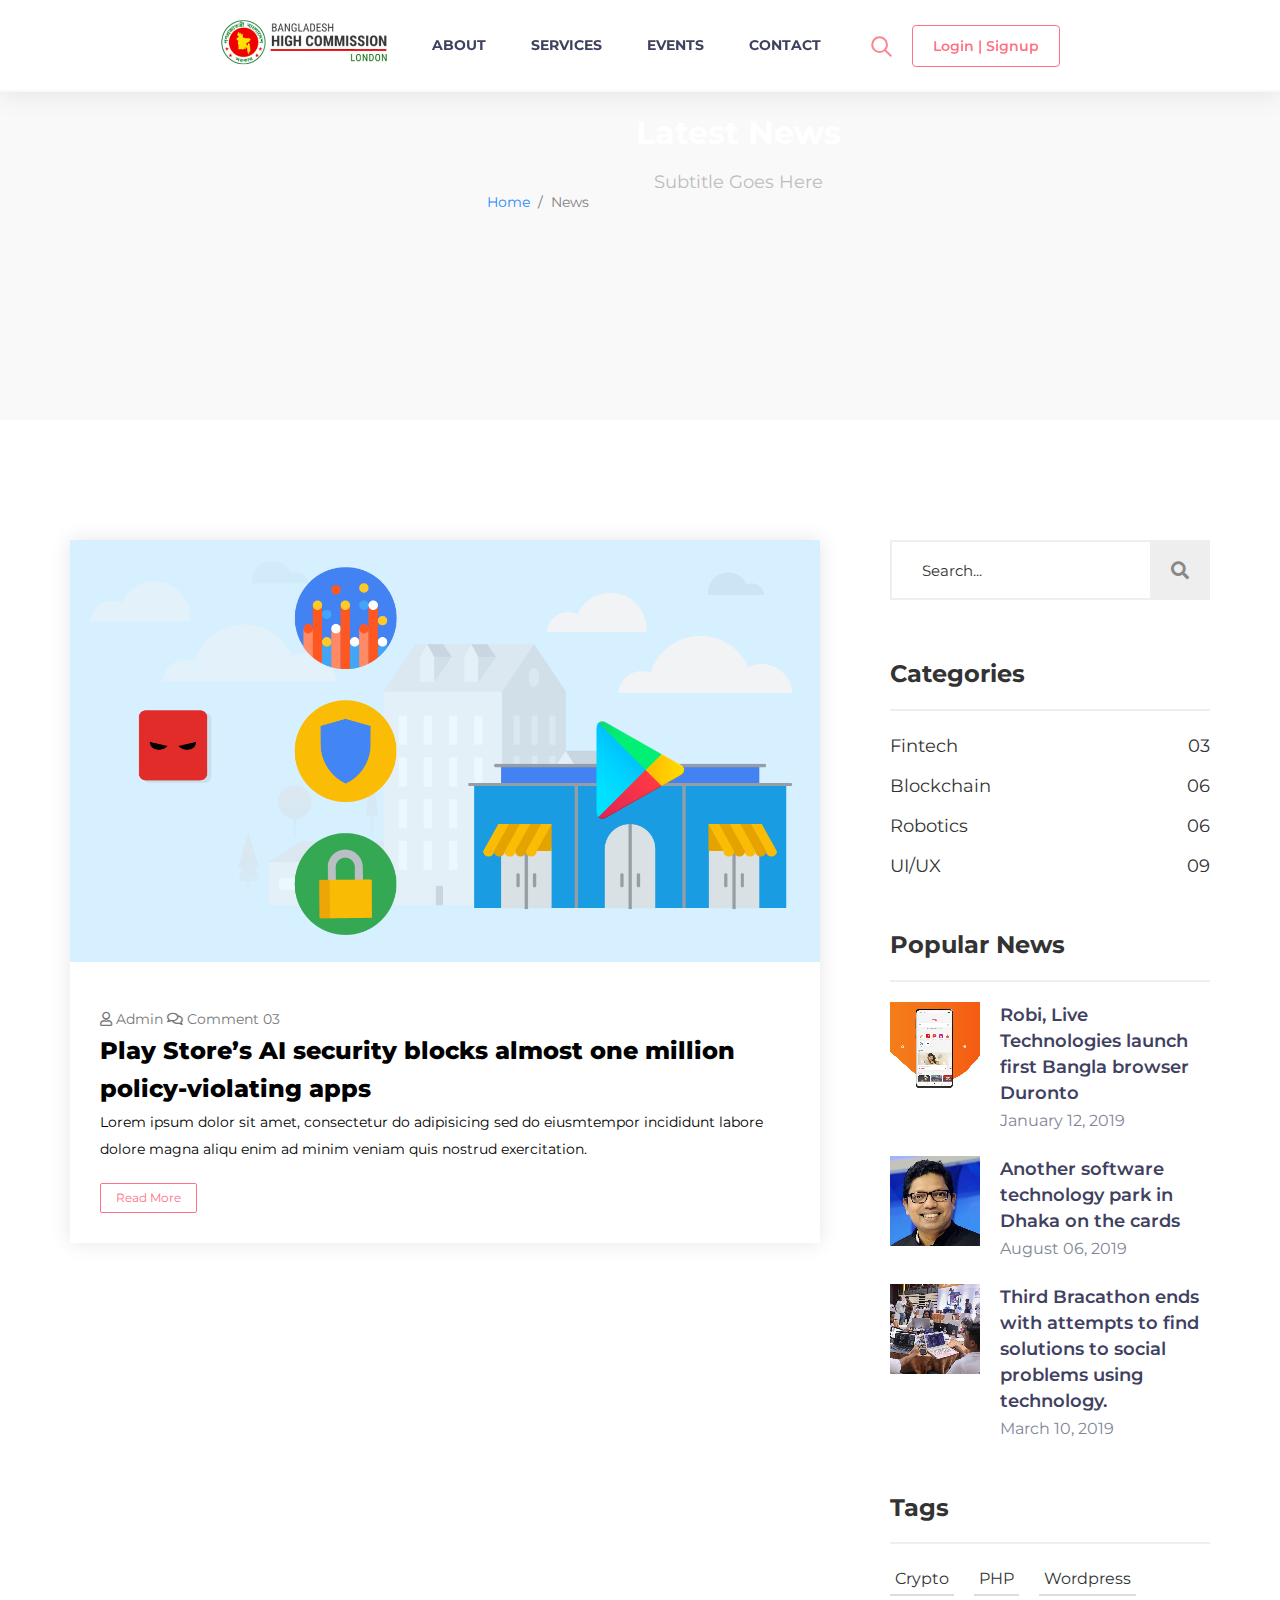
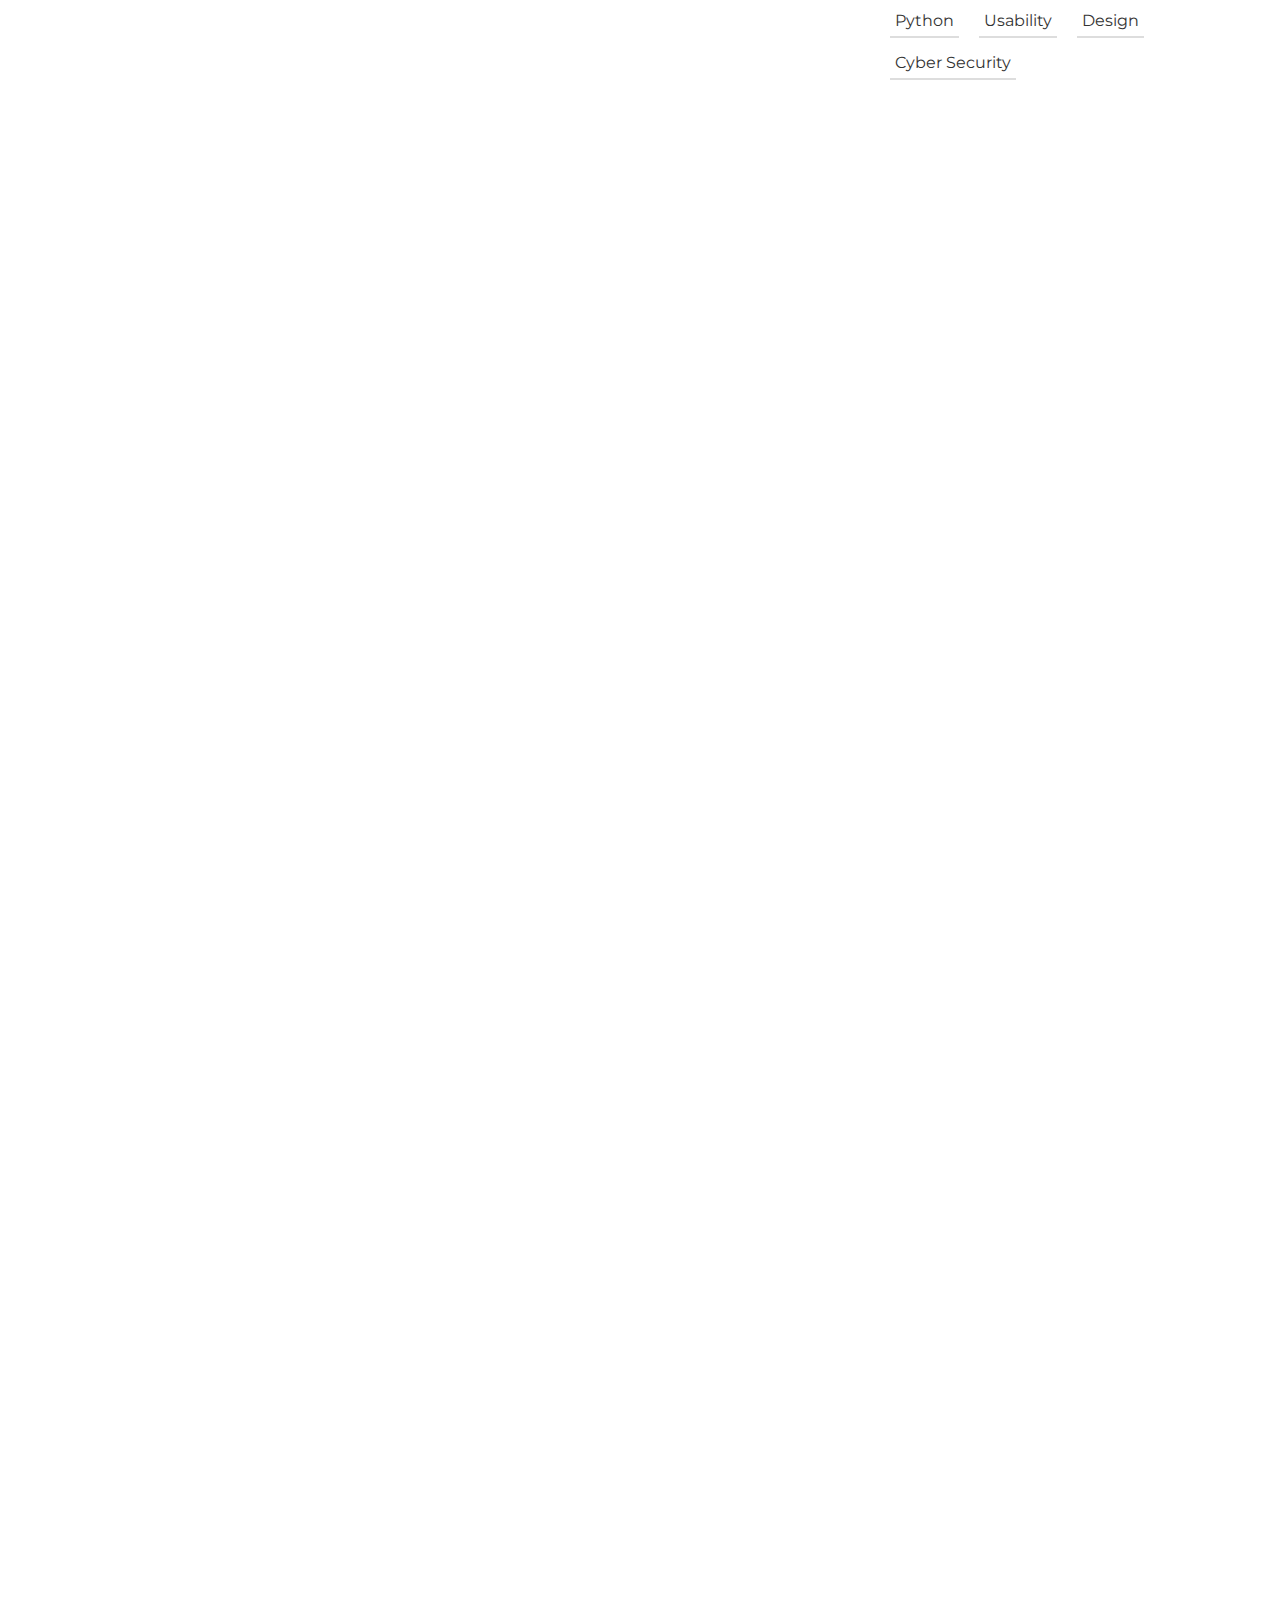
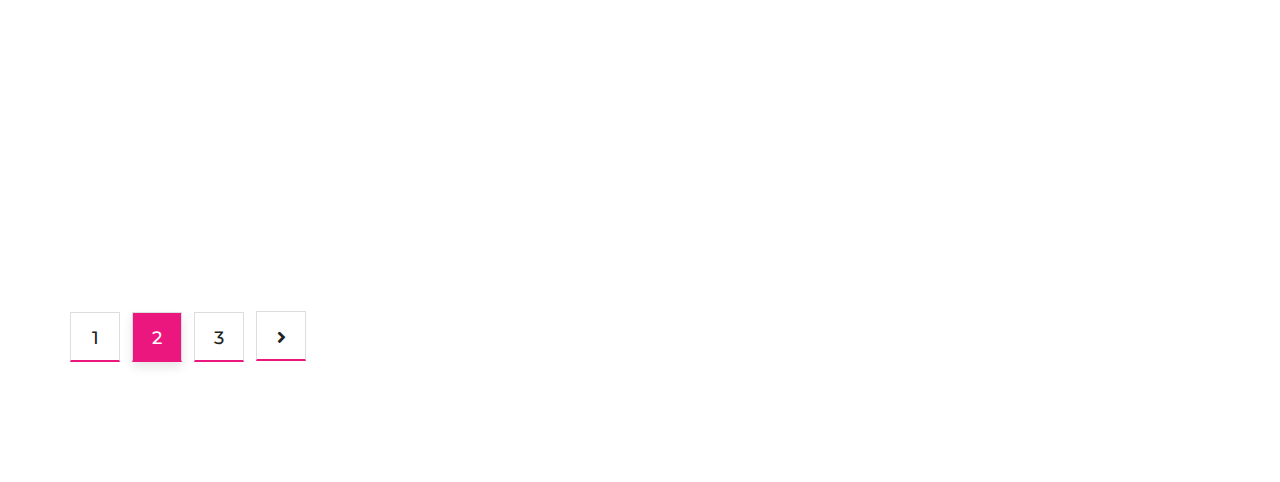
<file: news.html>
<!DOCTYPE html>

<html lang="en">


<head>

    <meta charset="utf-8">

    <title>IT Connect | News</title>

    <!-- Stylesheets -->

    <link href="css/bootstrap.css" rel="stylesheet">

    <link href="css/style.css" rel="stylesheet">
    <link href="css/search-page.css" rel="stylesheet">

    <link href="css/responsive.css" rel="stylesheet">

    <link rel="shortcut icon" href="images/favicon.png" type="image/x-icon">


    <link rel="icon" href="images/favicon.png" type="image/x-icon">




    <!-- Responsive -->

    <meta http-equiv="X-UA-Compatible" content="IE=edge">

    <meta name="viewport" content="width=device-width, initial-scale=1.0, maximum-scale=1.0, user-scalable=0">



    <!--[if lt IE 9]><script src="https://cdnjs.cloudflare.com/ajax/libs/html5shiv/3.7.3/html5shiv.js"></script><![endif]-->

    <!--[if lt IE 9]><script src="js/respond.js"></script><![endif]-->



</head>



<body>



    <div class="page-wrapper">


        <!-- Header Span -->
        <span class="header-span"></span>

        <!-- Main Header-->

        <header class="main-header header-style-two">

            <div class="main-box">

                <div class="auto-container clearfix">

                    <div class="logo-box">

                        <div class="logo"><a href="index.html"><img src="images/logo-2.png" alt="" title=""></a></div>

                    </div>



                    <!--Nav Box-->

                    <div class="nav-outer clearfix">

                        <!--Mobile Navigation Toggler-->

                        <div class="mobile-nav-toggler"><span class="icon flaticon-menu"></span></div>

                        <!-- Main Menu -->

                        <nav class="main-menu navbar-expand-md navbar-light">

                            <div class="navbar-header">

                                <!-- Togg le Button -->

                                <button class="navbar-toggler" type="button" data-toggle="collapse"
                                    data-target="#navbarSupportedContent" aria-controls="navbarSupportedContent"
                                    aria-expanded="false" aria-label="Toggle navigation">

                                    <span class="icon flaticon-menu-button"></span>

                                </button>

                            </div>



                            <div class="collapse navbar-collapse clearfix" id="navbarSupportedContent">

                                <ul class="navigation clearfix">


                                    <li class="dropdown"><a href="#">About</a></li>

                                    <li class="dropdown"><a href="#">Services</a>

                                        <ul>

                                            <li><a href="#">Service One</a></li>

                                            <li><a href="#">Service Two</a></li>

                                        </ul>

                                    </li>

                                    <li><a href="#">Events</a></li>

                                    <li><a href="#">Contact</a></li>

                                </ul>

                            </div>

                        </nav>

                        <!-- Main Menu End-->



                        <!-- Outer box -->

                        <div class="outer-box">

                            <!--Search Box-->

                            <div class="search-box-btn"><img src="images/icons/search.svg" alt=""></div>



                            <!-- Button Box -->

                            <div class="btn-box">

                                <a href="#" class="theme-btn btn-style-one"><span class="btn-title">Login |
                                        Signup</span></a>

                            </div>

                        </div>

                    </div>

                </div>

            </div>



            <!-- Mobile Menu  -->

            <div class="mobile-menu">

                <div class="menu-backdrop"></div>

                <div class="close-btn"><span class="icon flaticon-cancel-1"></span></div>



                <!--Here Menu Will Come Automatically Via Javascript / Same Menu as in Header-->

                <nav class="menu-box">

                    <div class="nav-logo"><a href="index-2.html"><img src="images/logo-2.png" alt="" title=""></a></div>



                    <ul class="navigation clearfix">
                        <!--Keep This Empty / Menu will come through Javascript-->
                    </ul>

                </nav>

            </div><!-- End Mobile Menu -->

        </header>

        <!--End Main Header -->


        <!--Page Title-->

        <section class="inner-banner news">
            <div class="auto-container">
                <!--Breadcumb-->
                <nav class="navbar navbar-expand-lg ">
                    <div class="container-fluid">
                        <nav aria-label="breadcrumb">
                            <ol class="breadcrumb">
                                <li class="breadcrumb-item"><a href="#">Home</a></li>
                                <li class="breadcrumb-item active" aria-current="page"><a href="#">News</a>
                                </li>
                            </ol>
                        </nav>
                    </div>
                </nav>
                <!--End Breadcumb-->
                <div class="page-title inner">
                    <h1 class="inner-title">Latest News</h1>
                    <p class="subtitle">Subtitle Goes Here</p>
                </div>
            </div>
        </section>


    </div>

    </section>

    <!--End Title-->




    <div class="auto-container">

           <!--Sidebar Page Container-->
    <div class="sidebar-page-container">
        <div class="auto-container">
            <div class="row clearfix">

                <!--Content Side / Blog Sidebar-->
                <div class="content-side col-lg-8 col-md-12 col-sm-12">
                    <div class="blog-sidebar">
                        <!-- News Block Three -->
                        <div class="news-block wow fadeInRight">
                            <div class="inner-box">
                                <div class="image-box">
                                    <figure class="image"><a href="news-single.html"><img src="images/resource/blog-1.jpg" alt=""></a></figure>
                                </div>
                                <div class="lower-content-news">
                                    <ul class="post-info">
                                        <li><span class="far fa-user"></span> Admin</li>
                                        <li><span class="far fa-comments"></span> Comment 03</li>
                                    </ul>    
                                    <h4><a href="news-single.html">Play Store’s AI security blocks almost one million policy-violating apps</a></h4>
                                    <div class="text">Lorem ipsum dolor sit amet, consectetur do adipisicing sed do eiusmtempor incididunt labore dolore magna aliqu enim ad minim veniam quis nostrud exercitation.</div>
                                    <div class="btn-box"><a href="news-single.html" class="read-more">Read More</a></div>
                                </div>
                            </div>
                        </div>

                        <!-- News Block Three -->
                        <div class="news-block wow fadeInRight">
                            <div class="inner-box">
                                <div class="image-box">
                                    <figure class="image"><a href="news-single.html"><img src="images/resource/blog-2.jpg" alt=""></a></figure>
                                </div>
                                <div class="lower-content-news">
                                    <ul class="post-info">
                                        <li><span class="far fa-user"></span> Admin</li>
                                        <li><span class="far fa-comments"></span> Comment 03</li>
                                    </ul>    
                                    <h4><a href="news-single.html">GitHub expands CLI functionality to bring Actions to your terminal</a></h4>
                                    <div class="text">Lorem ipsum dolor sit amet, consectetur do adipisicing sed do eiusmtempor incididunt labore dolore magna aliqu enim ad minim veniam quis nostrud exercitation.</div>
                                    <div class="btn-box"><a href="news-single.html" class="read-more">Read More</a></div>
                                </div>
                            </div>
                        </div>

                        <!-- News Block Three -->
                        <div class="news-block wow fadeInRight">
                            <div class="inner-box">
                                <div class="image-box">
                                    <figure class="image"><a href="news-single.html"><img src="images/resource/blog-3.jpg" alt=""></a></figure>
                                </div>
                                <div class="lower-content-news">
                                    <ul class="post-info">
                                        <li><span class="far fa-user"></span> Admin</li>
                                        <li><span class="far fa-comments"></span> Comment 03</li>
                                    </ul>    
                                    <h4><a href="news-single.html">Bitcoin falls further as China cracks down on crypto-currencies</a></h4>
                                    <div class="text">Lorem ipsum dolor sit amet, consectetur do adipisicing sed do eiusmtempor incididunt labore dolore magna aliqu enim ad minim veniam quis nostrud exercitation.</div>
                                    <div class="btn-box"><a href="news-single.html" class="read-more">Read More</a></div>
                                </div>
                            </div>
                        </div>

                        <!-- News Block Three -->
                        <div class="news-block wow fadeInRight">
                            <div class="inner-box">
                                <div class="image-box">
                                    <figure class="image"><a href="news-single.html"><img src="images/resource/blog-4.jpg" alt=""></a></figure>
                                </div>
                                <div class="lower-content-news">
                                    <ul class="post-info">
                                        <li><span class="far fa-user"></span> Admin</li>
                                        <li><span class="far fa-comments"></span> Comment 03</li>
                                    </ul>    
                                    <h4><a href="news-single.html">International Conference on Blockchain</a></h4>
                                    <div class="text">Lorem ipsum dolor sit amet, consectetur do adipisicing sed do eiusmtempor incididunt labore dolore magna aliqu enim ad minim veniam quis nostrud exercitation.</div>
                                    <div class="btn-box"><a href="news-single.html" class="read-more">Read More</a></div>
                                </div>
                            </div>
                        </div>

                        <!--Styled Pagination-->
                        <ul class="styled-pagination">
                            <li><a href="#">1</a></li>
                            <li><a href="#" class="active">2</a></li>
                            <li><a href="#">3</a></li>
                            <li><a href="#"><span class="icon fa fa-angle-right"></span></a></li>
                        </ul>                
                        <!--End Styled Pagination-->
                    </div>
                </div>
                
                <!--Sidebar Side-->
                <div class="sidebar-side col-lg-4 col-md-12 col-sm-12">
                    <aside class="sidebar padding-left">
                        
                        <!-- Search -->
                        <div class="sidebar-widget search-box">
                            <form method="post" action="#">
                                <div class="form-group">
                                    <input type="search" name="search-field" value="" placeholder="Search..." required>
                                    <button type="submit"><span class="icon fa fa-search"></span></button>
                                </div>
                            </form>
                        </div>

                        <!-- Category Widget -->
                        <div class="sidebar-widget categories">
                            <h4 class="sidebar-title">Categories</h4>
                            <div class="widget-content">
                                <!-- Blog Category -->
                                <ul class="blog-categories">
                                    <li><a href="#">Fintech <span>03</span></a></li>
                                    <li><a href="#">Blockchain <span>06</span></a></li>
                                    <li><a href="#">Robotics<span>06</span></a></li>
                                    <li><a href="#">UI/UX <span>09</span></a></li>
                                   
                                </ul>
                            </div>
                        </div>
                        
                        <!-- Post Widget -->
                        <div class="sidebar-widget popular-posts">
                            <h4 class="sidebar-title">Popular News</h4>
                            <div class="widget-content">
                                
                                <article class="post">
                                    <div class="post-inner">
                                        <figure class="post-thumb"><a href="news-single.html"><img src="images/resource/post-thumb-1.jpg" alt=""></a></figure>
                                        
                                        <div class="text"><a href="news-single.html">Robi, Live Technologies launch first Bangla browser Duronto</a></div>
                                        <div class="post-info">January 12, 2019</div>
                                    </div>
                                </article>
                                
                                <article class="post">
                                    <div class="post-inner">
                                        <figure class="post-thumb"><a href="news-single.html"><img src="images/resource/post-thumb-2.jpg" alt=""></a></figure>
                                       
                                        <div class="text"><a href="news-single.html">Another software technology park in Dhaka on the cards</a></div>
                                        <div class="post-info">August 06, 2019</div>
                                    </div>
                                </article>

                                <article class="post">
                                    <div class="post-inner">
                                        <figure class="post-thumb"><a href="news-single.html"><img src="images/resource/post-thumb-3.jpg" alt=""></a></figure>
                                      
                                        <div class="text"><a href="news-single.html">Third Bracathon ends with attempts to find solutions to social problems using technology.</a></div>
                                        <div class="post-info">March 10, 2019</div>
                                    </div>
                                </article>
                            </div>
                        </div>

                        <!-- Tags Widget -->
                        <div class="sidebar-widget popular-tags">
                            <h4 class="sidebar-title">Tags</h4>
                            <div class="widget-content">
                                <a href="#">Crypto</a>
                                <a href="#">PHP</a>
                                <a href="#">Wordpress</a>
                                <a href="#">Python</a>
                                <a href="#">Usability</a>
                                <a href="#">Design</a>
                                <a href="#">Cyber Security</a>
                              
                            </div>
                        </div>
                    </aside>
                </div>

                
            </div>
        </div>
    </div>
    <!-- End Sidebar Page Container -->

      


    </div>


    <!--End Search Filter-->























    </div>

    <!--End pagewrapper-->








    <!--Scroll to top-->

    <div class="scroll-to-top scroll-to-target" data-target="html"><span class="fa fa-angle-double-up"></span></div>

    <script src="js/jquery.js"></script>

    <script src="js/popper.min.js"></script>

    <script src="js/bootstrap.min.js"></script>

    <script src="js/jquery-ui.js"></script>

    <script src="js/jquery.fancybox.js"></script>

    <script src="js/jquery.countdown.js"></script>

    <script src="js/appear.js"></script>

    <script src="js/owl.js"></script>

    <script src="js/wow.js"></script>

    <script src="js/parallax.min.js"></script>

    <script src="js/script.js"></script>




</body>


</html>
</file>
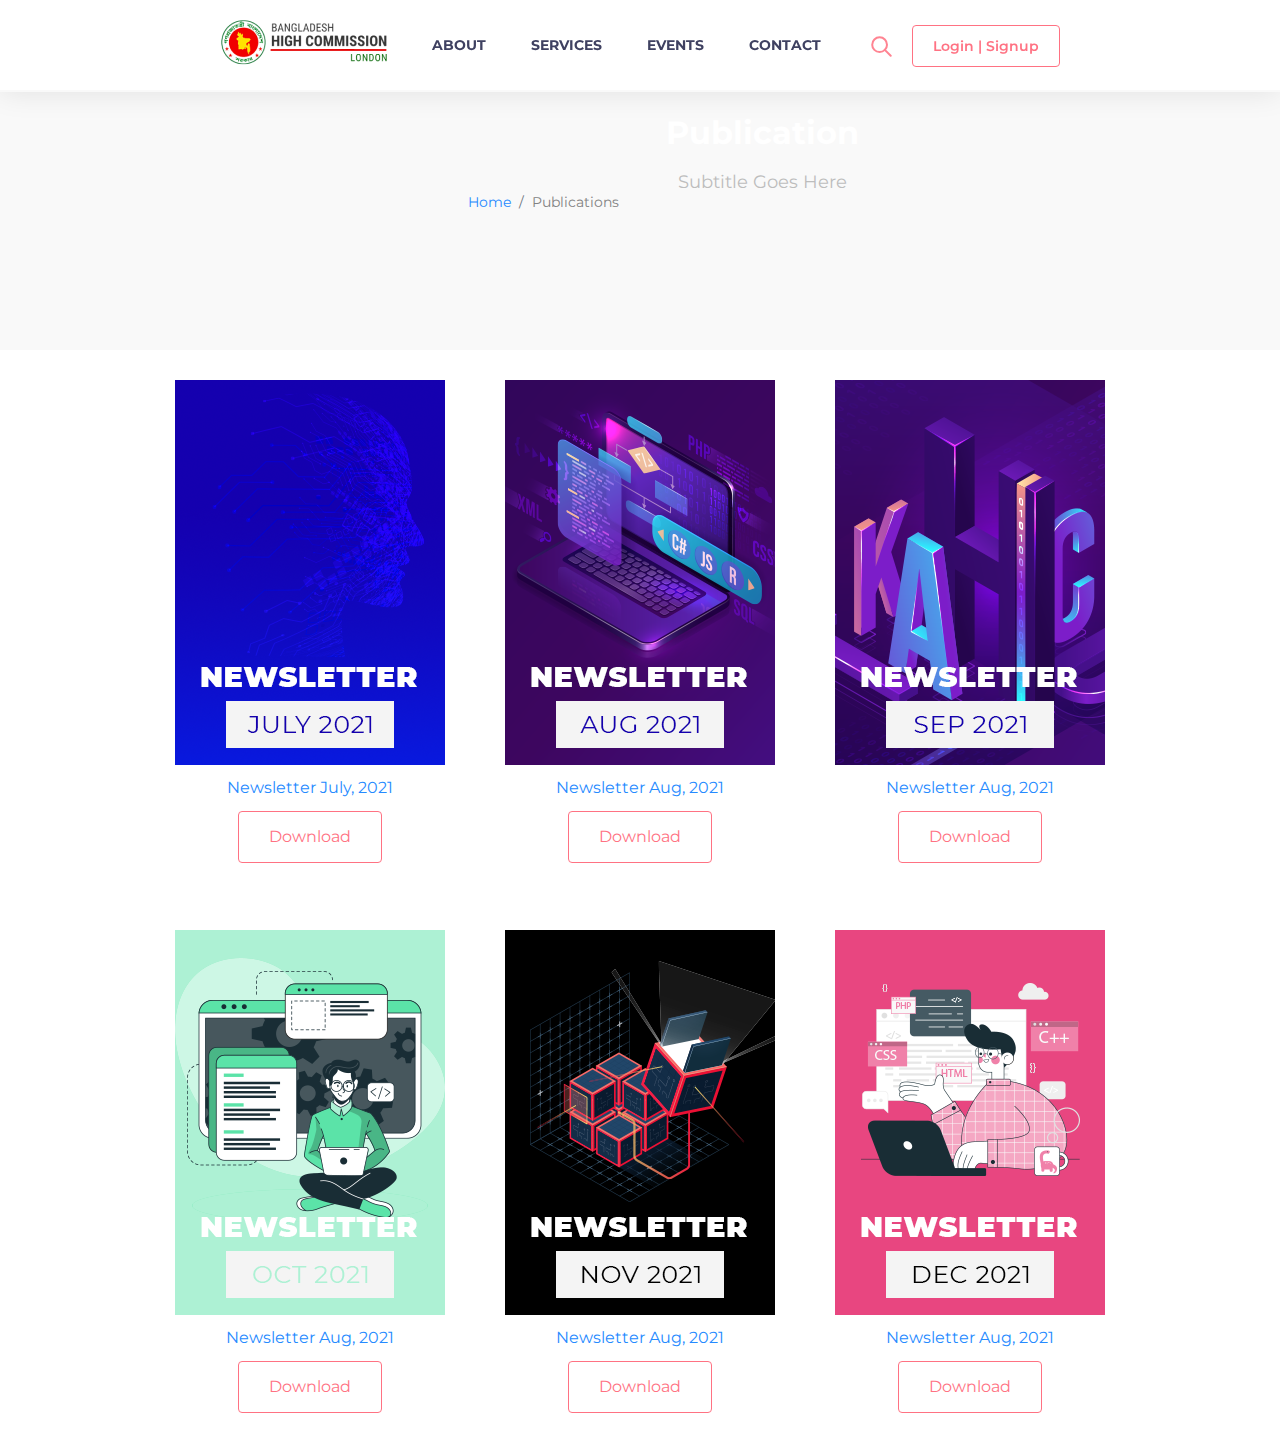
<file: publication.html>
<!DOCTYPE html>

<html lang="en">


<head>

    <meta charset="utf-8">

    <title>IT Connect | News</title>

    <!-- Stylesheets -->

    <link href="css/bootstrap.css" rel="stylesheet">

    <link href="css/style.css" rel="stylesheet">
    <link href="css/search-page.css" rel="stylesheet">

    <link href="css/responsive.css" rel="stylesheet">

    <link rel="shortcut icon" href="images/favicon.png" type="image/x-icon">


    <link rel="icon" href="images/favicon.png" type="image/x-icon">




    <!-- Responsive -->

    <meta http-equiv="X-UA-Compatible" content="IE=edge">

    <meta name="viewport" content="width=device-width, initial-scale=1.0, maximum-scale=1.0, user-scalable=0">



    <!--[if lt IE 9]><script src="https://cdnjs.cloudflare.com/ajax/libs/html5shiv/3.7.3/html5shiv.js"></script><![endif]-->

    <!--[if lt IE 9]><script src="js/respond.js"></script><![endif]-->



</head>



<body>



    <div class="page-wrapper">


        <!-- Header Span -->
        <span class="header-span"></span>

        <!-- Main Header-->

        <header class="main-header header-style-two">

            <div class="main-box">

                <div class="auto-container clearfix">

                    <div class="logo-box">

                        <div class="logo"><a href="index.html"><img src="images/logo-2.png" alt="" title=""></a></div>

                    </div>



                    <!--Nav Box-->

                    <div class="nav-outer clearfix">

                        <!--Mobile Navigation Toggler-->

                        <div class="mobile-nav-toggler"><span class="icon flaticon-menu"></span></div>

                        <!-- Main Menu -->

                        <nav class="main-menu navbar-expand-md navbar-light">

                            <div class="navbar-header">

                                <!-- Togg le Button -->

                                <button class="navbar-toggler" type="button" data-toggle="collapse"
                                    data-target="#navbarSupportedContent" aria-controls="navbarSupportedContent"
                                    aria-expanded="false" aria-label="Toggle navigation">

                                    <span class="icon flaticon-menu-button"></span>

                                </button>

                            </div>



                            <div class="collapse navbar-collapse clearfix" id="navbarSupportedContent">

                                <ul class="navigation clearfix">


                                    <li class="dropdown"><a href="#">About</a></li>

                                    <li class="dropdown"><a href="#">Services</a>

                                        <ul>

                                            <li><a href="#">Service One</a></li>

                                            <li><a href="#">Service Two</a></li>

                                        </ul>

                                    </li>

                                    <li><a href="#">Events</a></li>

                                    <li><a href="#">Contact</a></li>

                                </ul>

                            </div>

                        </nav>

                        <!-- Main Menu End-->



                        <!-- Outer box -->

                        <div class="outer-box">

                            <!--Search Box-->

                            <div class="search-box-btn"><img src="images/icons/search.svg" alt=""></div>



                            <!-- Button Box -->

                            <div class="btn-box">

                                <a href="#" class="theme-btn btn-style-one"><span class="btn-title">Login |
                                        Signup</span></a>

                            </div>

                        </div>

                    </div>

                </div>

            </div>



            <!-- Mobile Menu  -->

            <div class="mobile-menu">

                <div class="menu-backdrop"></div>

                <div class="close-btn"><span class="icon flaticon-cancel-1"></span></div>



                <!--Here Menu Will Come Automatically Via Javascript / Same Menu as in Header-->

                <nav class="menu-box">

                    <div class="nav-logo"><a href="index-2.html"><img src="images/logo-2.png" alt="" title=""></a></div>



                    <ul class="navigation clearfix">
                        <!--Keep This Empty / Menu will come through Javascript-->
                    </ul>

                </nav>

            </div><!-- End Mobile Menu -->

        </header>

        <!--End Main Header -->


        <!--Page Title-->

        <section class="inner-banner publication">
            <div class="auto-container">
                <!--Breadcumb-->
                <nav class="navbar navbar-expand-lg ">
                    <div class="container-fluid">
                        <nav aria-label="breadcrumb">
                            <ol class="breadcrumb">
                                <li class="breadcrumb-item"><a href="#">Home</a></li>
                                <li class="breadcrumb-item active" aria-current="page"><a href="#">Publications</a>
                                </li>
                            </ol>
                        </nav>
                    </div>
                </nav>
                <!--End Breadcumb-->
                <div class="page-title inner">
                    <h1 class="inner-title">Publication</h1>
                    <p class="subtitle">Subtitle Goes Here</p>
                </div>
            </div>
        </section>


    </div>

    </section>

    <!--End Title-->




    <div class="auto-container">

        <div class="publication-container">
           
            <!--Card 1-->
            <div class="card-publication">
                <img src="images/publications/newsletter-1.png" alt="">
                <h4>Newsletter July, 2021</h4>
                <div class="btn-box">

                    <a href="#" class="theme-btn btn-style-one"><span class="btn-title">Download</span></a>

                </div>
            </div>

               <!--Card 2-->
            <div class="card-publication">
                <img src="images/publications/newsletter-2.png" alt="">
                <h4>Newsletter Aug, 2021</h4>
                <div class="btn-box">

                    <a href="#" class="theme-btn btn-style-one"><span class="btn-title">Download</span></a>

                </div>
            </div>


               <!--Card 2-->
               <div class="card-publication">
                <img src="images/publications/newsletter-3.png" alt="">
                <h4>Newsletter Aug, 2021</h4>
                <div class="btn-box">

                    <a href="#" class="theme-btn btn-style-one"><span class="btn-title">Download</span></a>

                </div>
            </div>


               <!--Card 2-->
               <div class="card-publication">
                <img src="images/publications/newsletter-4.png" alt="">
                <h4>Newsletter Aug, 2021</h4>
                <div class="btn-box">

                    <a href="#" class="theme-btn btn-style-one"><span class="btn-title">Download</span></a>

                </div>
            </div>


               <!--Card 2-->
               <div class="card-publication">
                <img src="images/publications/newsletter-5.png" alt="">
                <h4>Newsletter Aug, 2021</h4>
                <div class="btn-box">

                    <a href="#" class="theme-btn btn-style-one"><span class="btn-title">Download</span></a>

                </div>
            </div>


               <!--Card 2-->
               <div class="card-publication">
                <img src="images/publications/newsletter-6.png" alt="">
                <h4>Newsletter Aug, 2021</h4>
                <div class="btn-box">

                    <a href="#" class="theme-btn btn-style-one"><span class="btn-title">Download</span></a>

                </div>
            </div>

          
            
            
        </div>

      


    </div>


    <!--End Search Filter-->























    </div>

    <!--End pagewrapper-->








    <!--Scroll to top-->

    <div class="scroll-to-top scroll-to-target" data-target="html"><span class="fa fa-angle-double-up"></span></div>

    <script src="js/jquery.js"></script>

    <script src="js/popper.min.js"></script>

    <script src="js/bootstrap.min.js"></script>

    <script src="js/jquery-ui.js"></script>

    <script src="js/jquery.fancybox.js"></script>

    <script src="js/jquery.countdown.js"></script>

    <script src="js/appear.js"></script>

    <script src="js/owl.js"></script>

    <script src="js/wow.js"></script>

    <script src="js/parallax.min.js"></script>

    <script src="js/script.js"></script>




</body>


</html>
</file>
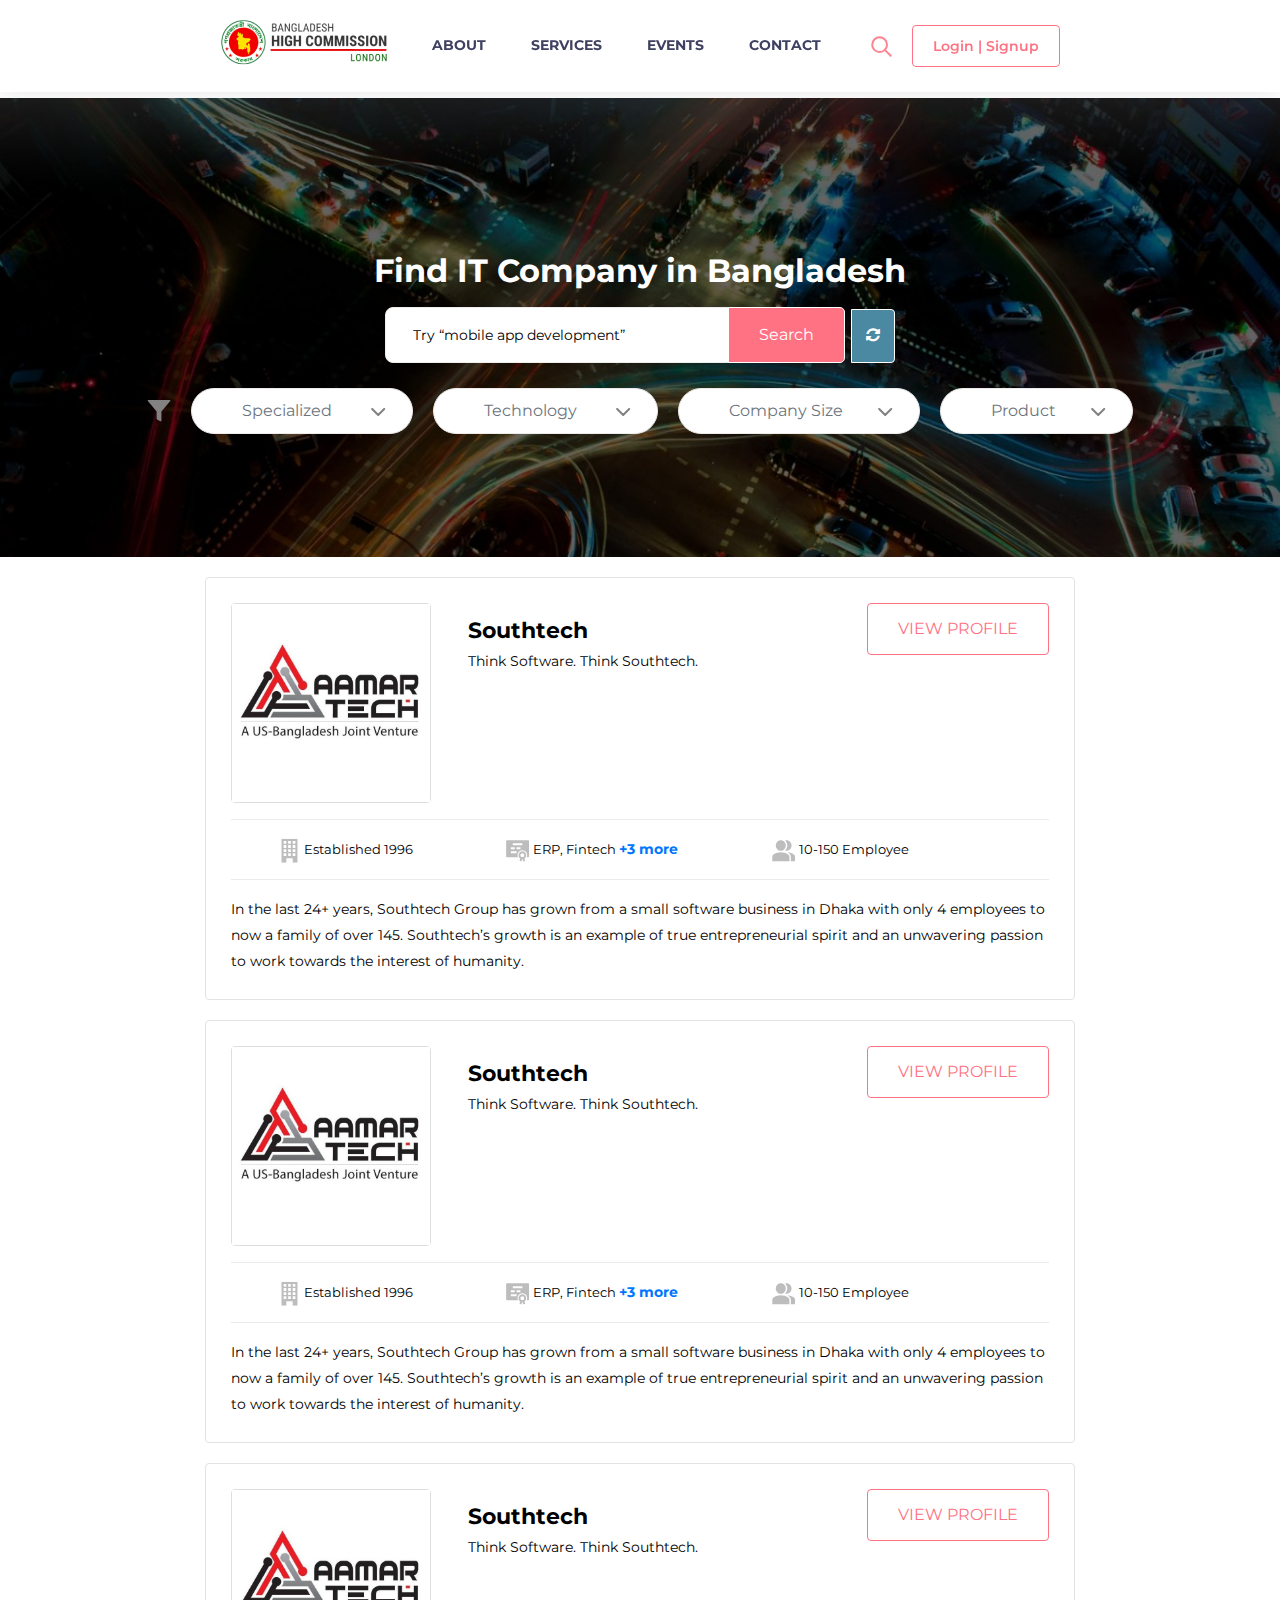
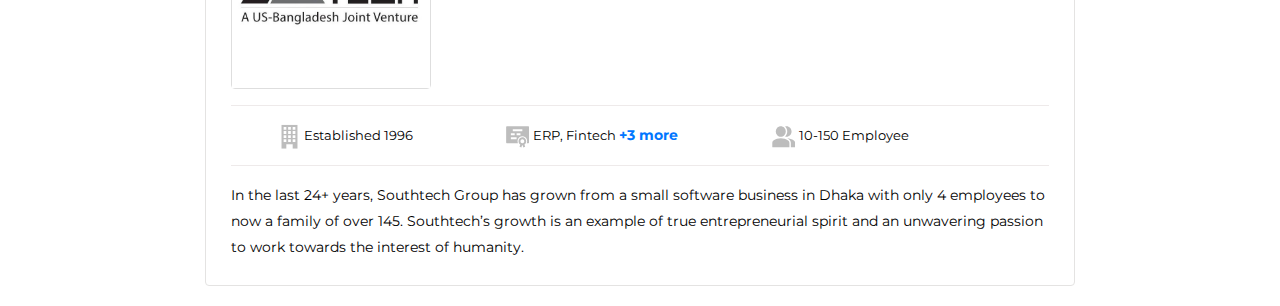
<file: search-page.html>
<!DOCTYPE html>



<html lang="en">





<head>



    <meta charset="utf-8">



    <title>IT Connect</title>



    <!-- Stylesheets -->



    <link href="css/bootstrap.css" rel="stylesheet">



    <link href="css/style.css" rel="stylesheet">

    <link href="css/search-page.css" rel="stylesheet">



    <link href="css/responsive.css" rel="stylesheet">



    <link rel="shortcut icon" href="images/favicon.png" type="image/x-icon">





    <link rel="icon" href="images/favicon.png" type="image/x-icon">









    <!-- Responsive -->



    <meta http-equiv="X-UA-Compatible" content="IE=edge">



    <meta name="viewport" content="width=device-width, initial-scale=1.0, maximum-scale=1.0, user-scalable=0">







    <!--[if lt IE 9]><script src="https://cdnjs.cloudflare.com/ajax/libs/html5shiv/3.7.3/html5shiv.js"></script><![endif]-->



    <!--[if lt IE 9]><script src="js/respond.js"></script><![endif]-->







</head>







<body>







    <div class="page-wrapper">





        <!-- Header Span -->

        <span class="header-span"></span>



        <!-- Main Header-->



        <header class="main-header header-style-two">



            <div class="main-box">



                <div class="auto-container clearfix">



                    <div class="logo-box">



                        <div class="logo"><a href="index.html"><img src="images/logo-2.png" alt="" title=""></a></div>



                    </div>







                    <!--Nav Box-->



                    <div class="nav-outer clearfix">



                        <!--Mobile Navigation Toggler-->



                        <div class="mobile-nav-toggler"><span class="icon flaticon-menu"></span></div>



                        <!-- Main Menu -->



                        <nav class="main-menu navbar-expand-md navbar-light">



                            <div class="navbar-header">



                                <!-- Togg le Button -->



                                <button class="navbar-toggler" type="button" data-toggle="collapse"

                                    data-target="#navbarSupportedContent" aria-controls="navbarSupportedContent"

                                    aria-expanded="false" aria-label="Toggle navigation">



                                    <span class="icon flaticon-menu-button"></span>



                                </button>



                            </div>







                            <div class="collapse navbar-collapse clearfix" id="navbarSupportedContent">



                                <ul class="navigation clearfix">





                                    <li class="dropdown"><a href="#">About</a></li>



                                    <li class="dropdown"><a href="#">Services</a>



                                        <ul>



                                            <li><a href="#">Service One</a></li>



                                            <li><a href="#">Service Two</a></li>



                                        </ul>



                                    </li>



                                    <li><a href="#">Events</a></li>



                                    <li><a href="#">Contact</a></li>



                                </ul>



                            </div>



                        </nav>



                        <!-- Main Menu End-->







                        <!-- Outer box -->



                        <div class="outer-box">



                            <!--Search Box-->



                            <div class="search-box-btn"><img src="images/icons/search.svg" alt=""></div>







                            <!-- Button Box -->



                            <div class="btn-box">



                                <a href="#" class="theme-btn btn-style-one"><span class="btn-title">Login |

                                        Signup</span></a>



                            </div>



                        </div>



                    </div>



                </div>



            </div>







            <!-- Mobile Menu  -->



            <div class="mobile-menu">



                <div class="menu-backdrop"></div>



                <div class="close-btn"><span class="icon flaticon-cancel-1"></span></div>







                <!--Here Menu Will Come Automatically Via Javascript / Same Menu as in Header-->



                <nav class="menu-box">



                    <div class="nav-logo"><a href="index-2.html"><img src="images/logo-2.png" alt="" title=""></a></div>







                    <ul class="navigation clearfix">

                        <!--Keep This Empty / Menu will come through Javascript-->

                    </ul>



                </nav>



            </div><!-- End Mobile Menu -->



        </header>



        <!--End Main Header -->





        <!--Page Title-->



        <section class="banner-hero mt-2" style="background-image: url('images/home/slider10.jpg'); background-repeat: no-repeat; background-position: center; background-size: cover;">

            <div class="auto-container">

                <!--Breadcumb-->

                <!-- <nav class="navbar navbar-expand-lg navbar-light bg-light">

                    <div class="container-fluid">

                        <nav aria-label="breadcrumb">

                            <ol class="breadcrumb">

                                <li class="breadcrumb-item"><a href="#">Home</a></li>

                                <li class="breadcrumb-item active" aria-current="page"><a href="#">Find IT Company</a>

                                </li>

                            </ol>

                        </nav>

                    </div>

                </nav> -->

                <!--End Breadcumb-->

                <div class="page-title inner">

                    <h1 class="inner-title">Find IT Company in Bangladesh</h1>

                    <!-- <p class="subtitle">Subtitle Goes Here</p> -->



            

                    <!-- Search -->





                    <div class="search-page">



                        <input type="email" name="field-name" value="" placeholder="Try “mobile app development”"

                            required="">



                        <button type="submit" class="theme-btn btn-search"><span class="btn-title">Search</span></button> 
                        <button type="submit" class="theme-btn btn-search2"><span class="btn-title"><i class="fas fa-sync-alt"></i></span></button> 


                    </div>



                      <div class="auto-container">



        <!--Search Filter-->

        <div class="row">

            <div class="search-filter">



                <div class="toggle">

                    <img src="images/icons/filter.svg" alt="">

                </div>







                <!--filter One -->

                <div class="dropdown">

                    <button class="btn btn-secondary dropdown-toggle" type="button" id="dropdownMenuButton"

                        data-toggle="dropdown" aria-haspopup="true" aria-expanded="false">

                        Specialized <span class="drop-icon"><img src="images/icons/drop-icon.svg" alt=""></span>

                    </button>

                    <div class="dropdown-menu" aria-labelledby="dropdownMenuButton">

                        <a class="dropdown-item" href="#">Blockchain</a>

                        <a class="dropdown-item" href="#">Another</a>

                        <a class="dropdown-item" href="#">Something else here</a>

                    </div>

                </div>



                <!--filter Two -->

                <div class="dropdown">

                    <button class="btn btn-secondary dropdown-toggle" type="button" id="dropdownMenuButton"

                        data-toggle="dropdown" aria-haspopup="true" aria-expanded="false">

                        Technology <span class="drop-icon"><img src="images/icons/drop-icon.svg" alt=""></span>

                    </button>

                    <div class="dropdown-menu" aria-labelledby="dropdownMenuButton">

                        <a class="dropdown-item" href="#">Python</a>

                        <a class="dropdown-item" href="#">PHP</a>

                        <a class="dropdown-item" href="#">.Net</a>

                    </div>

                </div>



                <!--filter Three -->

                <div class="dropdown">

                    <button class="btn btn-secondary dropdown-toggle" type="button" id="dropdownMenuButton"

                        data-toggle="dropdown" aria-haspopup="true" aria-expanded="false">

                        Company Size<span class="drop-icon"><img src="images/icons/drop-icon.svg" alt=""></span>

                    </button>

                    <div class="dropdown-menu" aria-labelledby="dropdownMenuButton">

                        <a class="dropdown-item" href="#">10-50</a>

                        <a class="dropdown-item" href="#">51-100</a>

                        <a class="dropdown-item" href="#">101-200</a>

                    </div>

                </div>



                <!--filter Four -->

                <div class="dropdown">

                    <button class="btn btn-secondary dropdown-toggle" type="button" id="dropdownMenuButton"

                        data-toggle="dropdown" aria-haspopup="true" aria-expanded="false">

                        Product<span class="drop-icon"><img src="images/icons/drop-icon.svg" alt=""></span>

                    </button>

                    <div class="dropdown-menu" aria-labelledby="dropdownMenuButton">

                        <a class="dropdown-item" href="#">Ecommerce</a>

                        <a class="dropdown-item" href="#">Fintech</a>

                        <a class="dropdown-item" href="#">Health</a>

                    </div>

                </div>







            </div>







        </div>







    </div>







                </div>

            </div>

        </section>





    </div>



    </section>



    <!--End Title-->









  



    <!--End Search Filter-->

























    <!--Company Profile Card-->





        <!--Card One-->

        <div class="company-profile-card">

            <!--Card Header-->



            <div class="row">

                <div class="col-md-3">





                    <div class="profile-brand">

                        <img src="images/Aamartech.jpg" alt="">

                    </div>







                </div>

                <div class="col-md-6">

                    <div class="profile-card-title">

                        <h2>Southtech</h2>

                        <p>Think Software. Think Southtech.</p>

                    </div>



                </div>

                <div class="col-md-3">

                    <a href="company-profile.html" class="theme-btn btn-style-two"><span class="btn-title">VIEW PROFILE</span></a>



                </div>

            </div>

            <hr class="line">

            <!--Card Short Bio-->

            <div class="profile-card-bio">



                <div>

                    <p> <img src="images/icons/building 1.svg" alt="">

                        Established 1996</p>

                </div>

                <div>

                    <p> <img src="images/icons/certificate 1.svg" alt="">

                        ERP, Fintech <a href="#" class="plus-category">+3 more</a></p>

                </div>



                <div>

                    <p> <img src="images/icons/employee.svg" alt="">

                        10-150 Employee</p>

                </div>





                <hr>



            </div>



            <hr class="line">

            <!--Card Desicription-->



            <div class="profile-card-bio">

                <div>

                    <div class="profile-bio-content">



                        <p>In the last 24+ years, Southtech Group has grown from a small software business in Dhaka with

                            only 4 employees to now a family of over 145. Southtech’s growth is an example of true

                            entrepreneurial spirit and an unwavering passion to work towards the interest of humanity.

                        </p>

                    </div>



                </div>



            </div>









        </div>



        <!--Card Two-->

        <div class="company-profile-card">

            <!--Card Header-->



            <div class="row">

                <div class="col-md-3">





                    <div class="profile-brand">

                        <img src="images/Aamartech.jpg" alt="">

                    </div>







                </div>

                <div class="col-md-6">

                    <div class="profile-card-title">

                        <h2>Southtech</h2>

                        <p>Think Software. Think Southtech.</p>

                    </div>



                </div>

                <div class="col-md-3">

                    <a href="company-profile.html" class="theme-btn btn-style-two"><span class="btn-title">VIEW PROFILE</span></a>

                </div>

            </div>

            <hr class="line">

            <!--Card Short Bio-->

            <div class="profile-card-bio">



                <div>

                    <p> <img src="images/icons/building 1.svg" alt="">

                        Established 1996</p>

                </div>

                <div>

                    <p> <img src="images/icons/certificate 1.svg" alt="">

                        ERP, Fintech <a href="#" class="plus-category">+3 more</a></p>

                </div>



                <div>

                    <p> <img src="images/icons/employee.svg" alt="">

                        10-150 Employee</p>

                </div>





                <hr>



            </div>



            <hr class="line">

            <!--Card Desicription-->



            <div class="profile-card-bio">

                <div>

                    <div class="profile-bio-content">



                        <p>In the last 24+ years, Southtech Group has grown from a small software business in Dhaka with

                            only 4 employees to now a family of over 145. Southtech’s growth is an example of true

                            entrepreneurial spirit and an unwavering passion to work towards the interest of humanity.

                        </p>

                    </div>



                </div>



            </div>









        </div>



        <!--Card Three-->

        <div class="company-profile-card">

            <!--Card Header-->



            <div class="row">

                <div class="col-md-3">





                    <div class="profile-brand">

                        <img src="images/Aamartech.jpg" alt="">

                    </div>







                </div>

                <div class="col-md-6">

                    <div class="profile-card-title">

                        <h2>Southtech</h2>

                        <p>Think Software. Think Southtech.</p>

                    </div>



                </div>

                <div class="col-md-3">

                    <a href="company-profile.html" class="theme-btn btn-style-two"><span class="btn-title">VIEW PROFILE</span></a>



                </div>

            </div>

            <hr class="line">

            <!--Card Short Bio-->

            <div class="profile-card-bio">



                <div>

                    <p> <img src="images/icons/building 1.svg" alt="">

                        Established 1996</p>

                </div>

                <div>

                    <p> <img src="images/icons/certificate 1.svg" alt="">

                        ERP, Fintech <a href="#" class="plus-category">+3 more</a></p>

                </div>



                <div>

                    <p> <img src="images/icons/employee.svg" alt="">

                        10-150 Employee</p>

                </div>





                <hr>



            </div>



            <hr class="line">

            <!--Card Desicription-->



            <div class="profile-card-bio">

                <div>

                    <div class="profile-bio-content">



                        <p>In the last 24+ years, Southtech Group has grown from a small software business in Dhaka with

                            only 4 employees to now a family of over 145. Southtech’s growth is an example of true

                            entrepreneurial spirit and an unwavering passion to work towards the interest of humanity.

                        </p>

                    </div>



                </div>



            </div>









        </div>

















    </div>































































































    </div>



    <!--End pagewrapper-->

















    <!--Scroll to top-->



    <div class="scroll-to-top scroll-to-target" data-target="html"><span class="fa fa-angle-double-up"></span></div>



    <script src="js/jquery.js"></script>



    <script src="js/popper.min.js"></script>



    <script src="js/bootstrap.min.js"></script>



    <script src="js/jquery-ui.js"></script>



    <script src="js/jquery.fancybox.js"></script>



    <script src="js/jquery.countdown.js"></script>



    <script src="js/appear.js"></script>



    <script src="js/owl.js"></script>



    <script src="js/wow.js"></script>



    <script src="js/parallax.min.js"></script>



    <script src="js/script.js"></script>









</body>





</html>

<style>
    .profile-brand {
        width: 200px;
        height: 200px;

    }
</style>
</file>
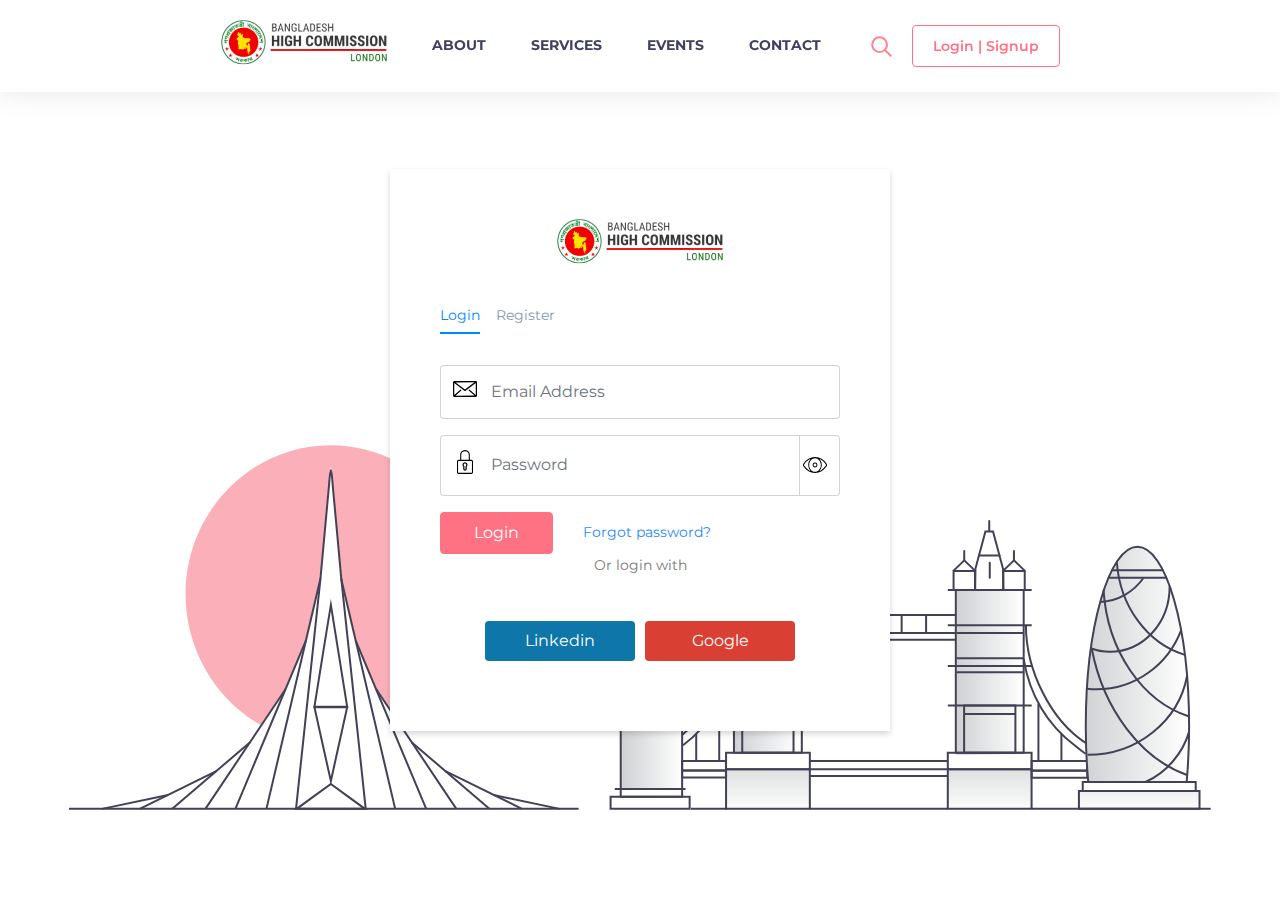
<file: signin.html>
<!DOCTYPE html>

<html lang="en">


<head>

    <meta charset="utf-8">

    <title>IT Connect | Sign in</title>

    <!-- Stylesheets -->

    <link href="css/bootstrap.css" rel="stylesheet">

    <link href="css/style.css" rel="stylesheet">
    <link href="css/signin.css" rel="stylesheet">

    <link href="css/responsive.css" rel="stylesheet">

    <link rel="shortcut icon" href="images/favicon.png" type="image/x-icon">


    <link rel="icon" href="images/favicon.png" type="image/x-icon">




    <!-- Responsive -->

    <meta http-equiv="X-UA-Compatible" content="IE=edge">

    <meta name="viewport" content="width=device-width, initial-scale=1.0, maximum-scale=1.0, user-scalable=0">



    <!--[if lt IE 9]><script src="https://cdnjs.cloudflare.com/ajax/libs/html5shiv/3.7.3/html5shiv.js"></script><![endif]-->

    <!--[if lt IE 9]><script src="js/respond.js"></script><![endif]-->



</head>



<body>



    <div class="page-wrapper">


        <!-- Header Span -->
        <span class="header-span"></span>

        <!-- Main Header-->

        <header class="main-header header-style-two">

            <div class="main-box">

                <div class="auto-container clearfix">

                    <div class="logo-box">

                        <div class="logo"><a href="index.html"><img src="images/logo-2.png" alt="" title=""></a></div>

                    </div>



                    <!--Nav Box-->

                    <div class="nav-outer clearfix">

                        <!--Mobile Navigation Toggler-->

                        <div class="mobile-nav-toggler"><span class="icon flaticon-menu"></span></div>

                        <!-- Main Menu -->

                        <nav class="main-menu navbar-expand-md navbar-light">

                            <div class="navbar-header">

                                <!-- Togg le Button -->

                                <button class="navbar-toggler" type="button" data-toggle="collapse"
                                    data-target="#navbarSupportedContent" aria-controls="navbarSupportedContent"
                                    aria-expanded="false" aria-label="Toggle navigation">

                                    <span class="icon flaticon-menu-button"></span>

                                </button>

                            </div>



                            <div class="collapse navbar-collapse clearfix" id="navbarSupportedContent">

                                <ul class="navigation clearfix">


                                    <li class="dropdown"><a href="#">About</a></li>

                                    <li class="dropdown"><a href="#">Services</a>

                                        <ul>

                                            <li><a href="#">Service One</a></li>

                                            <li><a href="#">Service Two</a></li>

                                        </ul>

                                    </li>

                                    <li><a href="#">Events</a></li>

                                    <li><a href="#">Contact</a></li>

                                </ul>

                            </div>

                        </nav>

                        <!-- Main Menu End-->



                        <!-- Outer box -->

                        <div class="outer-box">

                            <!--Search Box-->

                            <div class="search-box-btn"><img src="images/icons/search.svg" alt=""></div>



                            <!-- Button Box -->

                            <div class="btn-box">

                                <a href="#" class="theme-btn btn-style-one"><span class="btn-title">Login |
                                        Signup</span></a>

                            </div>

                        </div>

                    </div>

                </div>

            </div>



            <!-- Mobile Menu  -->

            <div class="mobile-menu">

                <div class="menu-backdrop"></div>

                <div class="close-btn"><span class="icon flaticon-cancel-1"></span></div>



                <!--Here Menu Will Come Automatically Via Javascript / Same Menu as in Header-->

                <nav class="menu-box">

                    <div class="nav-logo"><a href="index-2.html"><img src="images/logo-2.png" alt="" title=""></a></div>



                    <ul class="navigation clearfix">
                        <!--Keep This Empty / Menu will come through Javascript-->
                    </ul>

                </nav>

            </div><!-- End Mobile Menu -->

        </header>

        <!--End Main Header -->

    </div>

    </section>

    <!--End Title-->




    <div class="signin-container">

        <div class="signin-inner">
        
         
        
        
                <div class="sign-form">
                    <div class="sign-in-logo">
                        <a href="#">
                            <img src="images/logo.png">
                        </a>
                    </div>
                    <ul class="nav nav-tabs" role="tablist">
                        <li class="nav-item">
                            <a class="nav-link active bg-transparent" href="#login" data-toggle="tab" role="tab">
                                <span>Login</span>
                            </a>
                        </li>
                        <li class="nav-item">
                            <a class="nav-link bg-transparent" href="#register" data-toggle="tab" role="tab">
                                <span>Register</span>
                            </a>
                        </li>
                    </ul>
                    <div class="tab-content">
                        <div class="tab-pane fade show active" role="tabpanel" id="login">
                            <form>
                                
            <div class="form-group">
                
                <div class="input-group">
                    <div class="input-group-prepend">
                        <span class="input-group-text">
                            <svg xmlns="#" width="24" height="16" viewBox="0 0 24 16">
            <g transform="translate(0)">
                <path d="M23.983,101.792a1.3,1.3,0,0,0-1.229-1.347h0l-21.525.032a1.169,1.169,0,0,0-.869.4,1.41,1.41,0,0,0-.359.954L.017,115.1a1.408,1.408,0,0,0,.361.953,1.169,1.169,0,0,0,.868.394h0l21.525-.032A1.3,1.3,0,0,0,24,115.062Zm-2.58,0L12,108.967,2.58,101.824Zm-5.427,8.525,5.577,4.745-19.124.029,5.611-4.774a.719.719,0,0,0,.109-.946.579.579,0,0,0-.862-.12L1.245,114.4,1.23,102.44l10.422,7.9a.57.57,0,0,0,.7,0l10.4-7.934.016,11.986-6.04-5.139a.579.579,0,0,0-.862.12A.719.719,0,0,0,15.977,110.321Z" transform="translate(0 -100.445)"></path>
            </g>
        </svg>
                        </span>
                    </div>
                    
            <input required="" class="form-control" name="email" type="email" placeholder="Email Address">
        
                </div>
            </div>
        
                                
            <div class="form-group password-field">
                
                <div class="input-group">
                    <div class="input-group-prepend">
                        <span class="input-group-text">
                            <svg xmlns="#" width="16" height="24" viewBox="0 0 16 24">
            <g transform="translate(0)">
                <g transform="translate(5.457 12.224)">
                    <path d="M207.734,276.673a2.543,2.543,0,0,0-1.749,4.389v2.3a1.749,1.749,0,1,0,3.5,0v-2.3a2.543,2.543,0,0,0-1.749-4.389Zm.9,3.5a1.212,1.212,0,0,0-.382.877v2.31a.518.518,0,1,1-1.035,0v-2.31a1.212,1.212,0,0,0-.382-.877,1.3,1.3,0,0,1-.412-.955,1.311,1.311,0,1,1,2.622,0A1.3,1.3,0,0,1,208.633,280.17Z" transform="translate(-205.191 -276.673)"></path>
                </g>
                <path d="M84.521,9.838H82.933V5.253a4.841,4.841,0,1,0-9.646,0V9.838H71.7a1.666,1.666,0,0,0-1.589,1.73v10.7A1.666,1.666,0,0,0,71.7,24H84.521a1.666,1.666,0,0,0,1.589-1.73v-10.7A1.666,1.666,0,0,0,84.521,9.838ZM74.346,5.253a3.778,3.778,0,1,1,7.528,0V9.838H74.346ZM85.051,22.27h0a.555.555,0,0,1-.53.577H71.7a.555.555,0,0,1-.53-.577v-10.7a.555.555,0,0,1,.53-.577H84.521a.555.555,0,0,1,.53.577Z" transform="translate(-70.11)"></path>
            </g>
        </svg>
                        </span>
                    </div>
                    
            <input required="" class="form-control" name="password" type="password" placeholder="Password">
        
                    <div class="input-group-append cursor-pointer">
                        <span class="input-group-text">
                            <svg xmlns="#" width="24" height="16" viewBox="0 0 24 16">
            <g transform="translate(0 0)">
                <g transform="translate(0 0)">
                    <path d="M23.609,117.568a15.656,15.656,0,0,0-5.045-4.859,12.823,12.823,0,0,0-6.38-1.811c-.062,0-.309,0-.371,0a12.823,12.823,0,0,0-6.38,1.811,15.656,15.656,0,0,0-5.045,4.859,2.464,2.464,0,0,0,0,2.658,15.656,15.656,0,0,0,5.045,4.859,12.822,12.822,0,0,0,6.38,1.811c.062,0,.309,0,.371,0a12.823,12.823,0,0,0,6.38-1.811,15.656,15.656,0,0,0,5.045-4.859A2.464,2.464,0,0,0,23.609,117.568Zm-17.74,6.489a14.622,14.622,0,0,1-4.712-4.538,1.155,1.155,0,0,1,0-1.245,14.621,14.621,0,0,1,4.712-4.538,12.747,12.747,0,0,1,1.586-.79,8.964,8.964,0,0,0,0,11.9A12.748,12.748,0,0,1,5.869,124.057ZM12,125.75c-3.213,0-5.827-3.074-5.827-6.853s2.614-6.853,5.827-6.853,5.827,3.074,5.827,6.853S15.211,125.75,12,125.75Zm10.841-6.23a14.621,14.621,0,0,1-4.712,4.538,12.737,12.737,0,0,1-1.585.788,8.964,8.964,0,0,0,0-11.9,12.74,12.74,0,0,1,1.587.791,14.622,14.622,0,0,1,4.712,4.538A1.155,1.155,0,0,1,22.839,119.52Z" transform="translate(0.002 -110.897)"></path>
                </g>
                <g transform="translate(9.565 5.565)">
                    <path d="M205.24,202.8a2.435,2.435,0,1,0,2.435,2.435A2.438,2.438,0,0,0,205.24,202.8Zm0,3.917a1.482,1.482,0,1,1,1.482-1.482A1.483,1.483,0,0,1,205.24,206.721Z" transform="translate(-202.805 -202.804)"></path>
                </g>
            </g>
        </svg>
                        </span>
                    </div>
                </div>
            </div>
        
                                <div class="row">
                                    <div class="col-4">
                                        <button class="btn btn-primary btn-block">Login</button>
                                    </div>
                                    <div class="col-8 d-flex align-items-center">
                                        <a href="#">Forgot password?</a>
                                    </div>
                                </div>
        
                                <div class="text-center pt-10 pb-4 text-sm">Or login with</div>
        
                                <!--Social -->
                                <div class="row">
                                    <div class="social-login">
                                  
                                        
            <button type="button" class="btn btn-social btn-block btn-linkdien">
                Linkedin
            </button>
        
                                 
                            
                                        
            <button type="button" class="btn btn-social btn-block btn-google">
                Google
            </button>
        
                                    
                                </div>
                                </div>

                                <!--Social-->
                            </form>
                        </div>
                        <div class="tab-pane fade" role="tabpanel" id="register">
                            <form>
                                
            <div class="form-group">
                
                <div class="input-group">
                    <div class="input-group-prepend">
                        <span class="input-group-text">
                            <svg xmlns="#" width="18" height="24" viewBox="0 0 18 24">
            <g transform="translate(-61.127)">
                <g transform="translate(61.127)">
                    <path d="M75.6,15.584A3.128,3.128,0,0,1,72.452,12.7a5.374,5.374,0,0,0,1.229-1.234,7.564,7.564,0,0,0,1.331-3.524.537.537,0,0,0,.134-.191,5.891,5.891,0,0,0,.445-2.264A5.275,5.275,0,0,0,70.574,0a4.6,4.6,0,0,0-2.088.5,3.62,3.62,0,0,0-.738.134,4.171,4.171,0,0,0-2.6,2.407,6.062,6.062,0,0,0-.292,3.924,6.386,6.386,0,0,0,.27.831.537.537,0,0,0,.125.185A6.772,6.772,0,0,0,67.8,12.7a3.129,3.129,0,0,1-3.146,2.885,3.689,3.689,0,0,0-3.53,3.706V23.46a.536.536,0,0,0,.532.54H78.595a.536.536,0,0,0,.532-.54V19.291A3.688,3.688,0,0,0,75.6,15.584ZM68.044,1.676a2.588,2.588,0,0,1,.61-.1.526.526,0,0,0,.224-.061,3.576,3.576,0,0,1,1.7-.433,4.2,4.2,0,0,1,3.951,4.41c0,.073,0,.146-.005.218A2.3,2.3,0,0,0,72.862,5H69.234a.974.974,0,0,1-.593-.2,1.006,1.006,0,0,1-.328-.432.649.649,0,0,0-.645-.413.656.656,0,0,0-.592.5,5.033,5.033,0,0,1-1.2,2.188C65.336,4.406,66.3,2.187,68.044,1.676Zm-.463,9.346a6.408,6.408,0,0,1-1.29-3.289,6.123,6.123,0,0,0,1.549-2.2A2.083,2.083,0,0,0,68,5.669a2.021,2.021,0,0,0,1.23.414h3.629a1.264,1.264,0,0,1,1.153.76s0,.008,0,.011c0,3.051-1.744,5.532-3.887,5.532A3.315,3.315,0,0,1,67.581,11.022ZM68.8,13.23a3.821,3.821,0,0,0,2.647,0A4.241,4.241,0,0,0,73,15.78l-2.8,4.041a.091.091,0,0,1-.151,0l-2.8-4.042A4.242,4.242,0,0,0,68.8,13.23Zm9.258,9.69H62.192V19.29a2.612,2.612,0,0,1,2.59-2.629,4.5,4.5,0,0,0,1.553-.333l2.846,4.114a1.153,1.153,0,0,0,.947.5h0a1.153,1.153,0,0,0,.947-.5l2.846-4.113a4.326,4.326,0,0,0,1.552.333,2.612,2.612,0,0,1,2.59,2.629Z" transform="translate(-61.127)"></path>
                </g>
            </g>
        </svg>
                        </span>
                    </div>
                    
            <input required="" class="form-control" name="username" type="username" placeholder="Username">
        
                </div>
            </div>
        
                                
            <div class="form-group">
                
                <div class="input-group">
                    <div class="input-group-prepend">
                        <span class="input-group-text">
                            <svg xmlns="#" width="24" height="16" viewBox="0 0 24 16">
            <g transform="translate(0)">
                <path d="M23.983,101.792a1.3,1.3,0,0,0-1.229-1.347h0l-21.525.032a1.169,1.169,0,0,0-.869.4,1.41,1.41,0,0,0-.359.954L.017,115.1a1.408,1.408,0,0,0,.361.953,1.169,1.169,0,0,0,.868.394h0l21.525-.032A1.3,1.3,0,0,0,24,115.062Zm-2.58,0L12,108.967,2.58,101.824Zm-5.427,8.525,5.577,4.745-19.124.029,5.611-4.774a.719.719,0,0,0,.109-.946.579.579,0,0,0-.862-.12L1.245,114.4,1.23,102.44l10.422,7.9a.57.57,0,0,0,.7,0l10.4-7.934.016,11.986-6.04-5.139a.579.579,0,0,0-.862.12A.719.719,0,0,0,15.977,110.321Z" transform="translate(0 -100.445)"></path>
            </g>
        </svg>
                        </span>
                    </div>
                    
            <input required="" class="form-control" name="email" type="email" placeholder="Email Address">
        
                </div>
            </div>
        
                                
            <div class="form-group password-field">
                
                <div class="input-group">
                    <div class="input-group-prepend">
                        <span class="input-group-text">
                            <svg xmlns="#" width="16" height="24" viewBox="0 0 16 24">
            <g transform="translate(0)">
                <g transform="translate(5.457 12.224)">
                    <path d="M207.734,276.673a2.543,2.543,0,0,0-1.749,4.389v2.3a1.749,1.749,0,1,0,3.5,0v-2.3a2.543,2.543,0,0,0-1.749-4.389Zm.9,3.5a1.212,1.212,0,0,0-.382.877v2.31a.518.518,0,1,1-1.035,0v-2.31a1.212,1.212,0,0,0-.382-.877,1.3,1.3,0,0,1-.412-.955,1.311,1.311,0,1,1,2.622,0A1.3,1.3,0,0,1,208.633,280.17Z" transform="translate(-205.191 -276.673)"></path>
                </g>
                <path d="M84.521,9.838H82.933V5.253a4.841,4.841,0,1,0-9.646,0V9.838H71.7a1.666,1.666,0,0,0-1.589,1.73v10.7A1.666,1.666,0,0,0,71.7,24H84.521a1.666,1.666,0,0,0,1.589-1.73v-10.7A1.666,1.666,0,0,0,84.521,9.838ZM74.346,5.253a3.778,3.778,0,1,1,7.528,0V9.838H74.346ZM85.051,22.27h0a.555.555,0,0,1-.53.577H71.7a.555.555,0,0,1-.53-.577v-10.7a.555.555,0,0,1,.53-.577H84.521a.555.555,0,0,1,.53.577Z" transform="translate(-70.11)"></path>
            </g>
        </svg>
                        </span>
                    </div>
                    
            <input required="" class="form-control" name="password" type="password" placeholder="Password">
        
                    <div class="input-group-append cursor-pointer">
                        <span class="input-group-text">
                            <svg xmlns="#" width="24" height="16" viewBox="0 0 24 16">
            <g transform="translate(0 0)">
                <g transform="translate(0 0)">
                    <path d="M23.609,117.568a15.656,15.656,0,0,0-5.045-4.859,12.823,12.823,0,0,0-6.38-1.811c-.062,0-.309,0-.371,0a12.823,12.823,0,0,0-6.38,1.811,15.656,15.656,0,0,0-5.045,4.859,2.464,2.464,0,0,0,0,2.658,15.656,15.656,0,0,0,5.045,4.859,12.822,12.822,0,0,0,6.38,1.811c.062,0,.309,0,.371,0a12.823,12.823,0,0,0,6.38-1.811,15.656,15.656,0,0,0,5.045-4.859A2.464,2.464,0,0,0,23.609,117.568Zm-17.74,6.489a14.622,14.622,0,0,1-4.712-4.538,1.155,1.155,0,0,1,0-1.245,14.621,14.621,0,0,1,4.712-4.538,12.747,12.747,0,0,1,1.586-.79,8.964,8.964,0,0,0,0,11.9A12.748,12.748,0,0,1,5.869,124.057ZM12,125.75c-3.213,0-5.827-3.074-5.827-6.853s2.614-6.853,5.827-6.853,5.827,3.074,5.827,6.853S15.211,125.75,12,125.75Zm10.841-6.23a14.621,14.621,0,0,1-4.712,4.538,12.737,12.737,0,0,1-1.585.788,8.964,8.964,0,0,0,0-11.9,12.74,12.74,0,0,1,1.587.791,14.622,14.622,0,0,1,4.712,4.538A1.155,1.155,0,0,1,22.839,119.52Z" transform="translate(0.002 -110.897)"></path>
                </g>
                <g transform="translate(9.565 5.565)">
                    <path d="M205.24,202.8a2.435,2.435,0,1,0,2.435,2.435A2.438,2.438,0,0,0,205.24,202.8Zm0,3.917a1.482,1.482,0,1,1,1.482-1.482A1.483,1.483,0,0,1,205.24,206.721Z" transform="translate(-202.805 -202.804)"></path>
                </g>
            </g>
        </svg>
                        </span>
                    </div>
                </div>
            </div>
        
        
                                <div class="row">
                                    <div class="col-12">
                                        <button class="btn btn-primary btn-block">Register</button>
                                    </div>
                                </div>
        
                                <div class="text-center pt-10 pb-4 text-sm">Or register with</div>
        
                                <!--Social -->
                                           <!--Social -->
                                           <div class="row">
                                            <div class="social-login">
                                          
                                                
                    <button type="button" class="btn btn-social btn-block btn-linkdien">
                        Linkedin
                    </button>
                
                                         
                                    
                                                
                    <button type="button" class="btn btn-social btn-block btn-google">
                        Google
                    </button>
                
                                            
                                        </div>
                                        </div>
        
                                        <!--Social-->

                                <!--Social End-->
                            </form>
                        </div>
                    </div>
                </div>
            </div>

      


    </div>


    <!--End Search Filter-->























    </div>

    <!--End pagewrapper-->








    <!--Scroll to top-->

    <div class="scroll-to-top scroll-to-target" data-target="html"><span class="fa fa-angle-double-up"></span></div>

    <script src="js/jquery.js"></script>

    <script src="js/popper.min.js"></script>

    <script src="js/bootstrap.min.js"></script>

    <script src="js/jquery-ui.js"></script>

    <script src="js/jquery.fancybox.js"></script>

    <script src="js/jquery.countdown.js"></script>

    <script src="js/appear.js"></script>

    <script src="js/owl.js"></script>

    <script src="js/wow.js"></script>

    <script src="js/parallax.min.js"></script>

    <script src="js/script.js"></script>




</body>


</html>
</file>
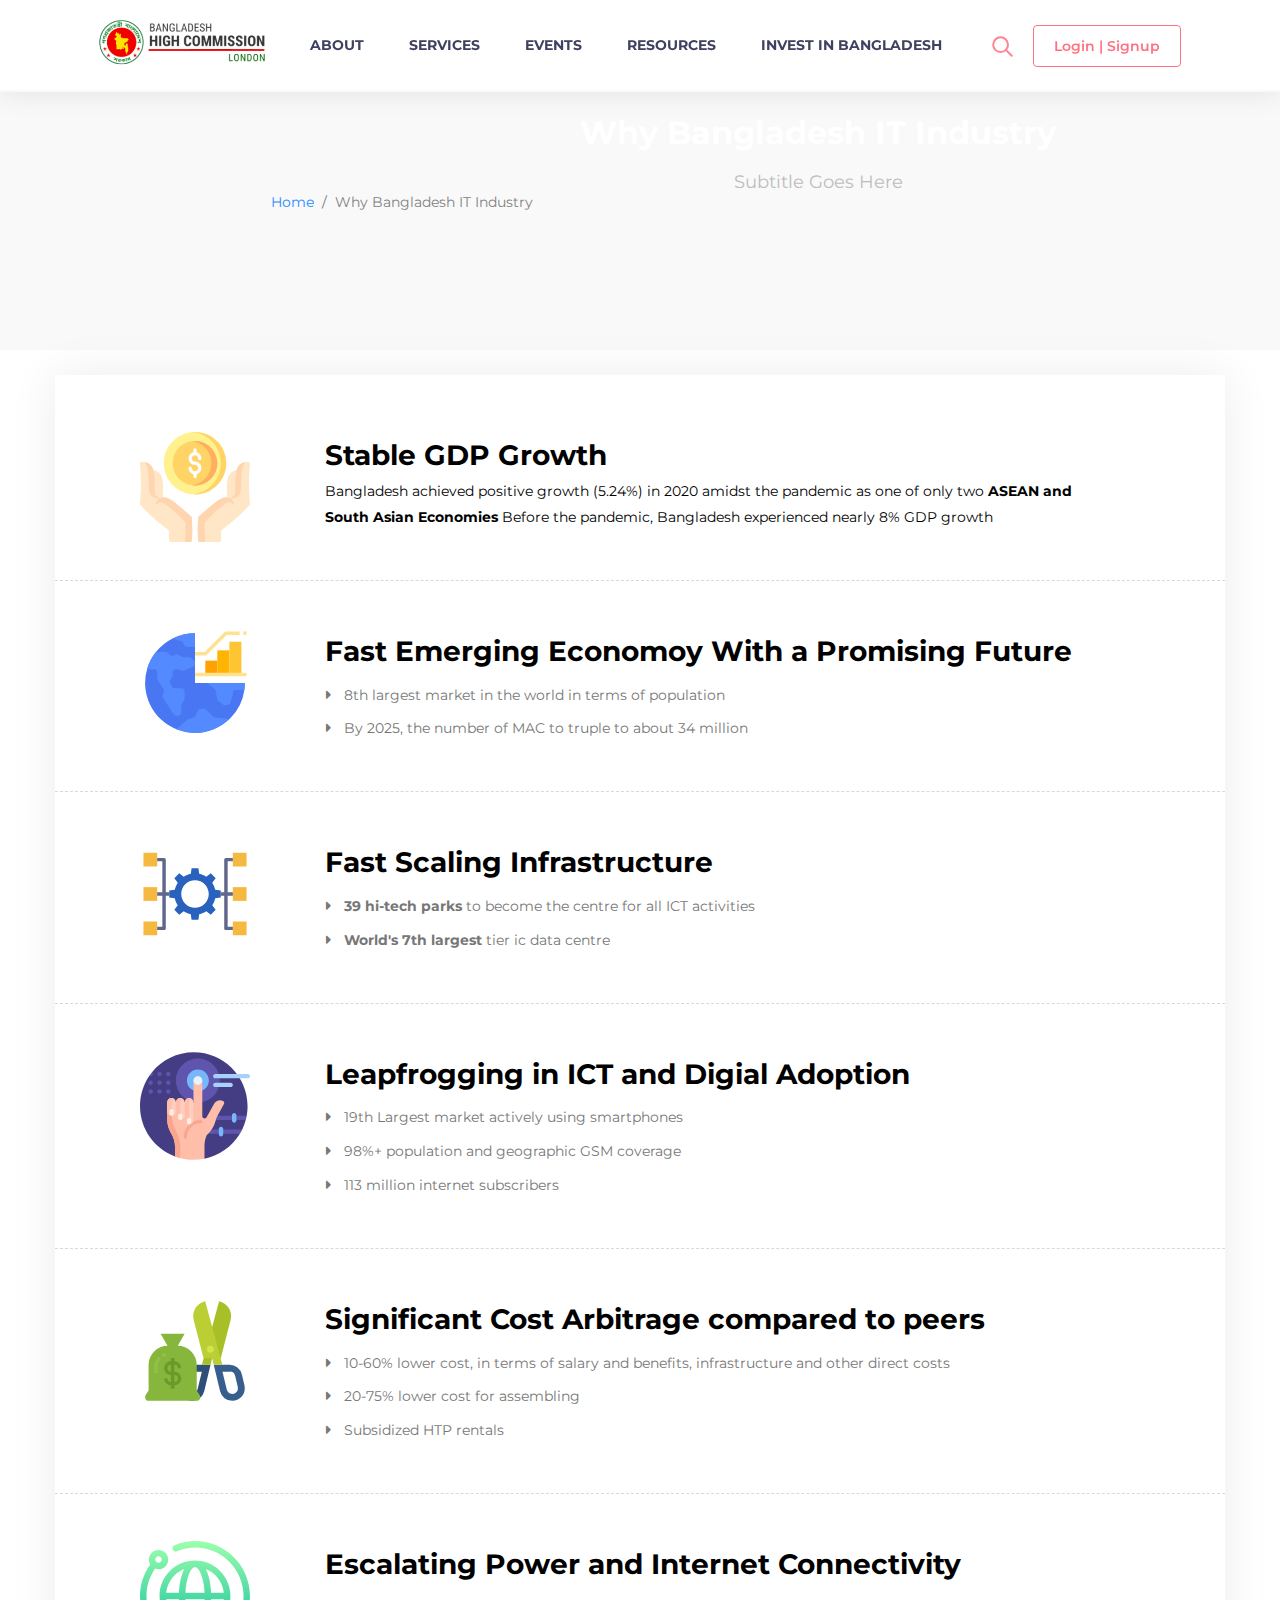
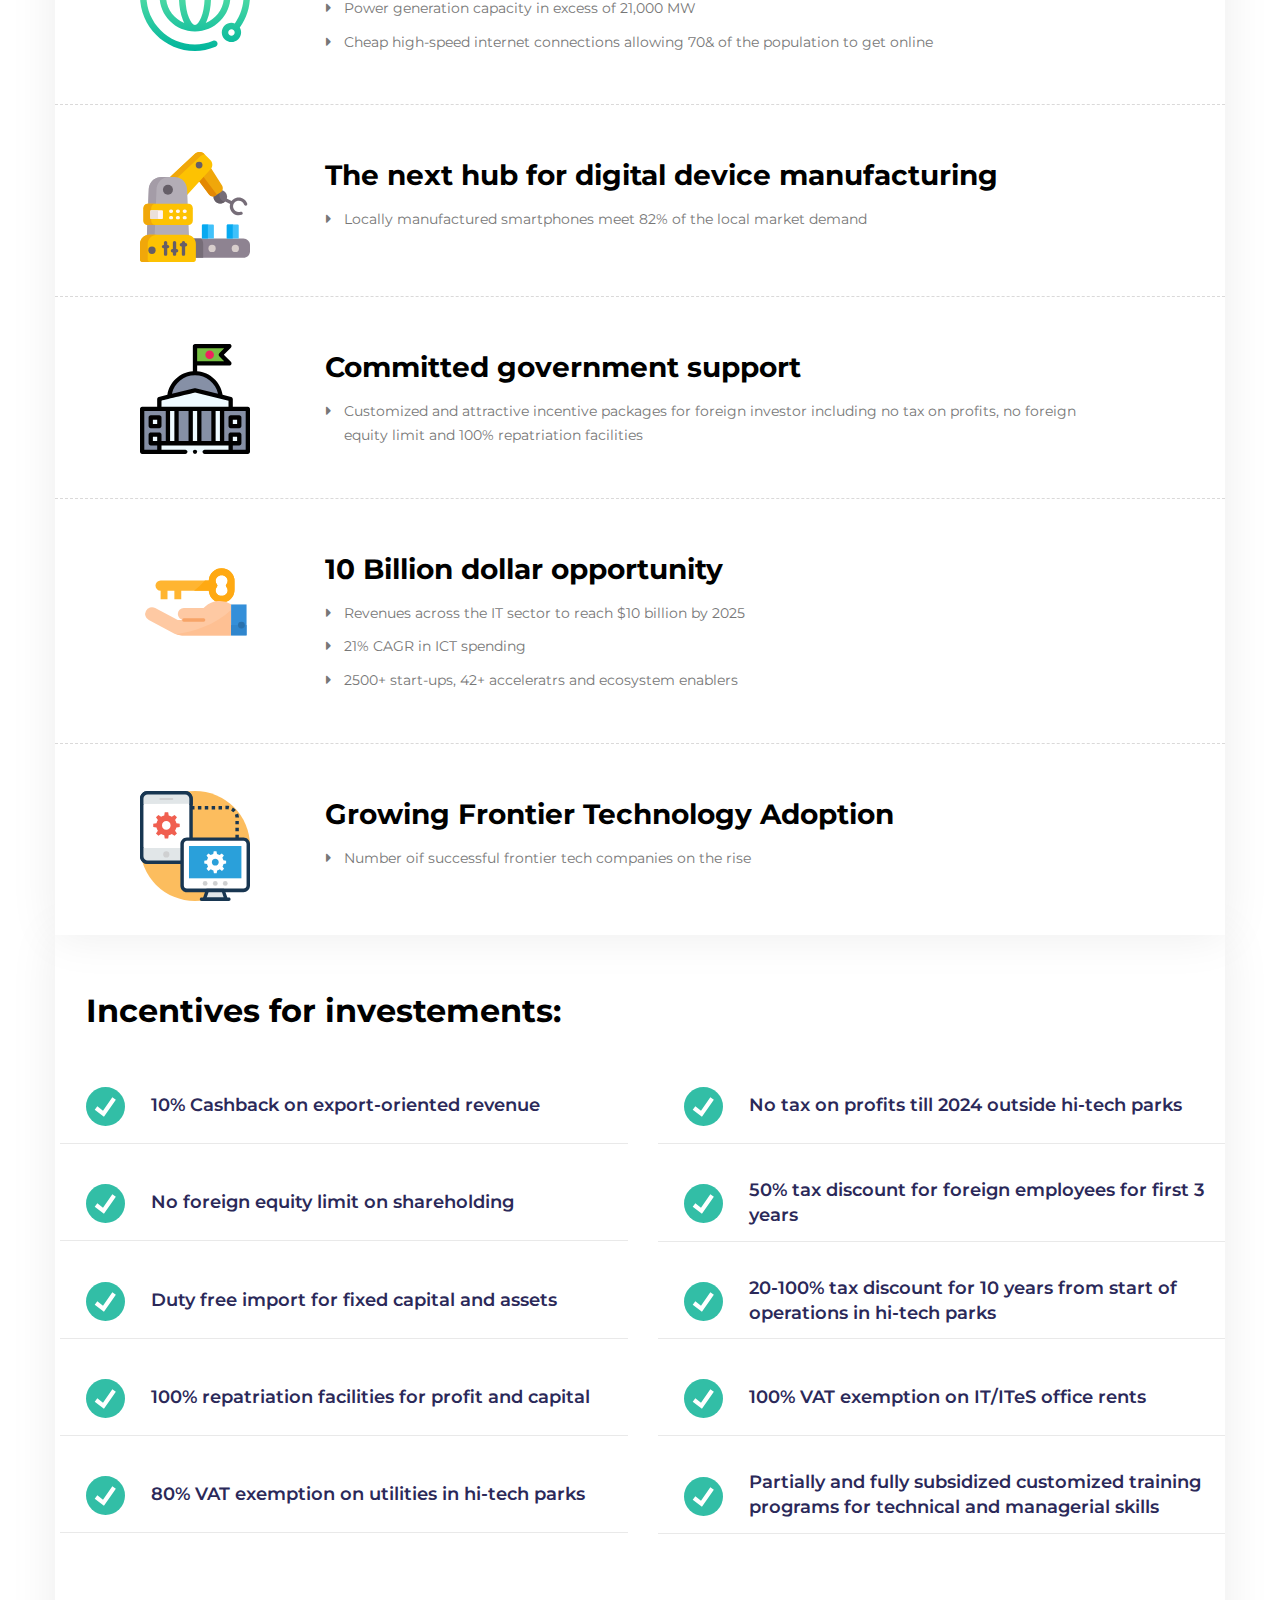
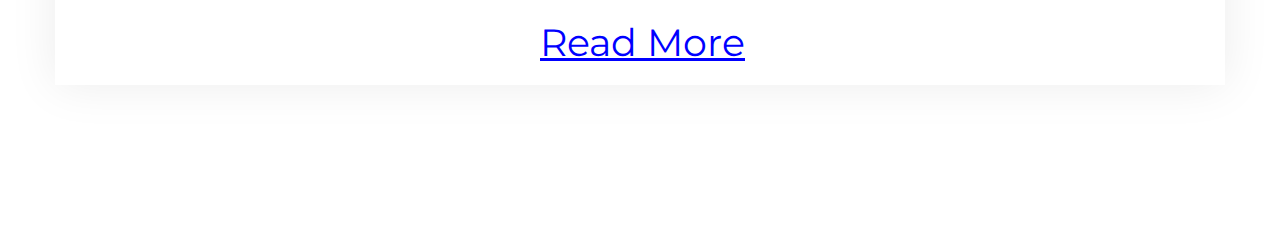
<file: why-bangladesh-it-industry.html>
<!DOCTYPE html>

<html lang="en">


<head>

    <meta charset="utf-8">

    <title>IT Connect | Why Bangladesh IT Industry</title>

    <!-- Stylesheets -->

    <link href="css/bootstrap.css" rel="stylesheet">

    <link href="css/style.css" rel="stylesheet">
    <link href="css/search-page.css" rel="stylesheet">

    <link href="css/responsive.css" rel="stylesheet">

    <link rel="shortcut icon" href="images/favicon.png" type="image/x-icon">


    <link rel="icon" href="images/favicon.png" type="image/x-icon">




    <!-- Responsive -->

    <meta http-equiv="X-UA-Compatible" content="IE=edge">

    <meta name="viewport" content="width=device-width, initial-scale=1.0, maximum-scale=1.0, user-scalable=0">



    <!--[if lt IE 9]><script src="https://cdnjs.cloudflare.com/ajax/libs/html5shiv/3.7.3/html5shiv.js"></script><![endif]-->

    <!--[if lt IE 9]><script src="js/respond.js"></script><![endif]-->



</head>



<body>



    <div class="page-wrapper">

        <!-- Header Span -->
        <span class="header-span"></span>

        <!-- Main Header-->

        <header class="main-header header-style-two">

            <div class="main-box">

                <div class="auto-container clearfix">

                    <div class="logo-box">

                        <div class="logo"><a href="index.html"><img src="images/logo-2.png" alt="" title=""></a></div>

                    </div>



                    <!--Nav Box-->

                    <div class="nav-outer clearfix">

                        <!--Mobile Navigation Toggler-->

                        <div class="mobile-nav-toggler"><span class="icon flaticon-menu"></span></div>

                        <!-- Main Menu -->

                        <nav class="main-menu navbar-expand-md navbar-light">

                            <div class="navbar-header">

                                <!-- Togg le Button -->

                                <button class="navbar-toggler" type="button" data-toggle="collapse"
                                    data-target="#navbarSupportedContent" aria-controls="navbarSupportedContent"
                                    aria-expanded="false" aria-label="Toggle navigation">

                                    <span class="icon flaticon-menu-button"></span>

                                </button>

                            </div>



                            <div class="collapse navbar-collapse clearfix" id="navbarSupportedContent">

                                <ul class="navigation clearfix">



                                    <li class="dropdown"><a href="#">About</a>

                                        <ul>

                                            <li><a href="#">About Us</a></li>
                                            <li><a href="#">Contact Us</a></li>



                                        </ul>

                                    </li>

                                    <li class="dropdown"><a href="#">Services</a>

                                        <ul>

                                            <li><a href="#">Appoinment</a></li>

                                            <li><a href="#">Registration for B2B Matchmaking Event</a></li>
                                            <li><a href="#">Bangladesh IT Company Profiles</a></li>
                                            <li><a href="#">Browse Bangladeshi Startups</a></li>

                                        </ul>

                                    </li>


                                    <li class="dropdown"><a href="#">Events</a>

                                        <ul>

                                            <li><a href="#">Events in Bangladesh</a></li>
                                            <li><a href="#">Events in UK</a></li>
                                            <li><a href="#">International Events</a></li>


                                        </ul>

                                    </li>


                                    <li class="dropdown"><a href="#">Resources</a>

                                        <ul>

                                            <li><a href="#">Newsletter</a></li>
                                            <li><a href="#">Articles</a></li>
                                            <li><a href="#">Publication</a></li>
                                            <li><a href="#">Latest Tech News</a></li>
                                            <li><a href="#">Success Stories</a></li>


                                        </ul>

                                    </li>

                                    <li class="dropdown"><a href="#">Invest in Bangladesh</a>

                                        <ul>

                                            <li><a href="#">Why Bangladesh IT Industry</a></li>
                                            <li><a href="#">Investment Process</a></li>



                                        </ul>

                                    </li>





                                </ul>

                            </div>

                        </nav>

                        <!-- Main Menu End-->



                        <!-- Outer box -->

                        <div class="outer-box">

                            <!--Search Box-->

                            <div class="search-box-btn"><img src="images/icons/search.svg" alt=""></div>



                            <!-- Button Box -->

                            <div class="btn-box">

                                <a href="#" class="theme-btn btn-style-one"><span class="btn-title">Login |
                                        Signup</span></a>

                            </div>

                        </div>

                    </div>

                </div>

            </div>



            <!-- Mobile Menu  -->

            <div class="mobile-menu">

                <div class="menu-backdrop"></div>

                <div class="close-btn"><span class="icon flaticon-cancel-1"></span></div>



                <!--Here Menu Will Come Automatically Via Javascript / Same Menu as in Header-->

                <nav class="menu-box">

                    <div class="nav-logo"><a href="index-2.html"><img src="images/logo-2.png" alt="" title=""></a></div>



                    <ul class="navigation clearfix">
                        <!--Keep This Empty / Menu will come through Javascript-->
                    </ul>

                </nav>

            </div><!-- End Mobile Menu -->

        </header>

        <!--End Main Header -->


        <!--Page Title-->

        <section class="inner-banner publication">
            <div class="auto-container">
                <!--Breadcumb-->
                <nav class="navbar navbar-expand-lg ">
                    <div class="container-fluid">
                        <nav aria-label="breadcrumb">
                            <ol class="breadcrumb">
                                <li class="breadcrumb-item"><a href="#">Home</a></li>
                                <li class="breadcrumb-item active" aria-current="page"><a href="#">Why Bangladesh IT
                                        Industry</a>
                                </li>
                            </ol>
                        </nav>
                    </div>
                </nav>
                <!--End Breadcumb-->
                <div class="page-title inner">
                    <h1 class="inner-title">Why Bangladesh IT Industry</h1>
                    <p class="subtitle">Subtitle Goes Here</p>
                </div>
            </div>
        </section>


    </div>

    </section>

    <!--End Title-->




    <div class="auto-container">

        <div class="event-wrap w-100">
            <div class="row">

                <div class="col-md-12">
                    <div class="tab-content">
                        <div class="tab-pane fade show active" id="event-tab1">


                            <!--Block 1-->
                            <div class="event-style1 w-100">
                                <div class="event-meta text-right">
                                    <img class="icon-why-bd" src="images/icons/gdp.svg" alt="">

                                </div>
                                <div class="event-info">
                                    <h3 class="mb-0">Stable GDP Growth</h3>

                                    <p class="mb-0">Bangladesh achieved positive growth (5.24%) in 2020 amidst the
                                        pandemic as one of only two <strong>ASEAN and South Asian Economies </strong>
                                        Before the pandemic, Bangladesh experienced nearly 8% GDP growth</p>
                                </div>
                            </div>


                            <!--Block 2-->
                            <div class="event-style1 w-100">
                                <div class="event-meta text-right">
                                    <img class="icon-why-bd" src="images/icons/economy.svg" alt="">

                                </div>
                                <div class="event-info">
                                    <h3 class="mb-0">Fast Emerging Economoy With a Promising Future</h3>
                                    <ul class="why-bd">
                                        <li>8th largest market in the world in terms of population</li>
                                        <li>By 2025, the number of MAC to truple to about 34 million</li>
                                    </ul>
                                </div>
                            </div>


                            <!--Block 3-->
                            <div class="event-style1 w-100">
                                <div class="event-meta text-right">
                                    <img class="icon-why-bd" src="images/icons/Infrastructure.svg" alt="">

                                </div>
                                <div class="event-info">
                                    <h3 class="mb-0">Fast Scaling Infrastructure</h3>
                                    <ul class="why-bd">
                                        <li><strong>39 hi-tech parks</strong> to become the centre for all ICT
                                            activities</li>
                                        <li><strong>World's 7th largest</strong> tier ic data centre</li>
                                    </ul>
                                </div>
                            </div>


                            <!--Block 4-->
                            <div class="event-style1 w-100">
                                <div class="event-meta text-right">
                                    <img class="icon-why-bd" src="images/icons/digital.svg" alt="">

                                </div>
                                <div class="event-info">
                                    <h3 class="mb-0">Leapfrogging in ICT and Digial Adoption</h3>
                                    <ul class="why-bd">
                                        <li>19th Largest market actively using smartphones</li>
                                        <li>98%+ population and geographic GSM coverage</li>
                                        <li>113 million internet subscribers</li>
                                    </ul>
                                </div>
                            </div>


                            <!--Block 5-->
                            <div class="event-style1 w-100">
                                <div class="event-meta text-right">
                                    <img class="icon-why-bd" src="images/icons/cost.svg" alt="">

                                </div>
                                <div class="event-info">
                                    <h3 class="mb-0">Significant Cost Arbitrage compared to peers</h3>
                                    <ul class="why-bd">
                                        <li>10-60% lower cost, in terms of salary and benefits, infrastructure and other
                                            direct costs</li>
                                        <li>20-75% lower cost for assembling</li>
                                        <li>Subsidized HTP rentals</li>
                                    </ul>
                                </div>
                            </div>

                            <!--Block 6-->
                            <div class="event-style1 w-100">
                                <div class="event-meta text-right">
                                    <img class="icon-why-bd" src="images/icons/internet.svg" alt="">

                                </div>
                                <div class="event-info">
                                    <h3 class="mb-0">Escalating Power and Internet Connectivity</h3>
                                    <ul class="why-bd">
                                        <li>Power generation capacity in excess of 21,000 MW</li>
                                        <li>Cheap high-speed internet connections allowing 70& of the population to get
                                            online</li>

                                    </ul>
                                </div>

                            </div>


                            <!--Block 7-->
                            <div class="event-style1 w-100">
                                <div class="event-meta text-right">
                                    <img class="icon-why-bd" src="images/icons/manufacturing.svg" alt="">

                                </div>
                                <div class="event-info">
                                    <h3 class="mb-0">The next hub for digital device manufacturing</h3>
                                    <ul class="why-bd">
                                        <li>Locally manufactured smartphones meet 82% of the local market demand</li>


                                    </ul>
                                </div>

                            </div>



                            <!--Block 8-->
                            <div class="event-style1 w-100">
                                <div class="event-meta text-right">
                                    <img class="icon-why-bd" src="images/icons/government.svg" alt="">

                                </div>
                                <div class="event-info">
                                    <h3 class="mb-0">Committed government support</h3>
                                    <ul class="why-bd">
                                        <li>Customized and attractive incentive packages for foreign investor including
                                            no tax on profits, no foreign equity limit and 100% repatriation facilities
                                        </li>


                                    </ul>
                                </div>

                            </div>



                            <!--Block 9-->
                            <div class="event-style1 w-100">
                                <div class="event-meta text-right">
                                    <img class="icon-why-bd" src="images/icons/opportunity.svg" alt="">

                                </div>
                                <div class="event-info">
                                    <h3 class="mb-0">10 Billion dollar opportunity</h3>
                                    <ul class="why-bd">
                                        <li>Revenues across the IT sector to reach $10 billion by 2025</li>
                                        <li>21% CAGR in ICT spending</li>
                                        <li>2500+ start-ups, 42+ acceleratrs and ecosystem enablers</li>


                                    </ul>
                                </div>

                            </div>


                            <!--Block 10-->
                            <div class="event-style1 w-100">
                                <div class="event-meta text-right">
                                    <img class="icon-why-bd" src="images/icons/technology.svg" alt="">

                                </div>
                                <div class="event-info">
                                    <h3 class="mb-0">Growing Frontier Technology Adoption</h3>
                                    <ul class="why-bd">
                                        <li>Number oif successful frontier tech companies on the rise </li>



                                    </ul>
                                </div>

                            </div>

                        </div>

                    </div>
                </div>
            </div>
        </div>
    </div>


    <!--Secondary Content-->

    <div class="auto-container">
        <div class="secondary-content-why-bd">
            <div class="secondary-content-why-bd-header">
                <h2>Incentives for investements:</h2>
            </div>
          
            <div class="event-intro-wrap">


                <div class="row">

                    
                  <!--Check 1 -->
                  <div class="col-md-6">
                    <div class="second-info">
                     <img class="event-icon" src="images/icons/check.svg" alt="">
  
                      <div class="second-info-inner">
                          <span>10% Cashback on export-oriented revenue</span>
                        
                  
                    </div>
                   
                    </div>
  
                  </div>

                    <!--Check 2 -->
                    <div class="col-md-6">
                        <div class="second-info">
                         <img class="event-icon" src="images/icons/check.svg" alt="">
      
                          <div class="second-info-inner">
                              <span>No tax on profits till 2024 outside hi-tech parks</span>
                            
                      
                        </div>
                       
                        </div>
      
                    </div>


                     <!--Check 3 -->
                     <div class="col-md-6">
                        <div class="second-info">
                         <img class="event-icon" src="images/icons/check.svg" alt="">
      
                          <div class="second-info-inner">
                              <span>No foreign equity limit on shareholding</span>
                            
                      
                        </div>
                       
                        </div>
      
                    </div>


                     <!--Check 4 -->
                     <div class="col-md-6">
                        <div class="second-info">
                         <img class="event-icon" src="images/icons/check.svg" alt="">
      
                          <div class="second-info-inner">
                              <span>50% tax discount for foreign employees for first 3 years </span>
                            
                      
                        </div>
                       
                        </div>
      
                    </div>


                    
                     <!--Check 5 -->
                     <div class="col-md-6">
                        <div class="second-info">
                         <img class="event-icon" src="images/icons/check.svg" alt="">
      
                          <div class="second-info-inner">
                              <span>Duty free import for fixed capital and assets</span>
                            
                      
                        </div>
                       
                        </div>
      
                    </div>

                    <!--Check 6 -->
                     <div class="col-md-6">
                            <div class="second-info">
                             <img class="event-icon" src="images/icons/check.svg" alt="">
          
                              <div class="second-info-inner">
                                  <span>20-100% tax discount for 10 years from start of operations in hi-tech parks</span>
                                
                          
                            </div>
                           
                            </div>
          
                    </div>

                      <!--Check 7 -->
                    <div class="col-md-6">
                        <div class="second-info">
                         <img class="event-icon" src="images/icons/check.svg" alt="">
      
                          <div class="second-info-inner">
                              <span>100% repatriation facilities for profit and capital</span>
                            
                      
                        </div>
                       
                        </div>
      
                   </div>

                         <!--Check 8 -->
                         <div class="col-md-6">
                            <div class="second-info">
                             <img class="event-icon" src="images/icons/check.svg" alt="">
          
                              <div class="second-info-inner">
                                  <span>100% VAT exemption on IT/ITeS office rents</span>
                                
                          
                            </div>
                           
                            </div>
          
                       </div>

                    
                         <!--Check 9 -->
                         <div class="col-md-6">
                            <div class="second-info">
                             <img class="event-icon" src="images/icons/check.svg" alt="">
          
                              <div class="second-info-inner">
                                  <span>80% VAT exemption on utilities in hi-tech parks</span>
                                
                          
                            </div>
                           
                            </div>
          
                       </div>
                    
                              <!--Check 10-->
                              <div class="col-md-6">
                                <div class="second-info">
                                 <img class="event-icon" src="images/icons/check.svg" alt="">
              
                                  <div class="second-info-inner">
                                      <span>Partially and fully subsidized customized training programs for technical and managerial skills</span>
                                    
                              
                                </div>
                               
                                </div>
              
                           </div>
                      
                           
                     
                    <!--Read More-->

                    <div class="col-md-12">
                        

                    <div class="row justify-content-md-center read-more-section">

                            <div class="d-flex justify-content-between"      
                       <!-- Button trigger modal -->
                     <button type="button" class="btn btn-primary read-more" data-toggle="modal" data-target="#exampleModal">
                             Read More
                     </button>
                     
                     <!-- Modal -->
                     <div class="modal fade" id="exampleModal" tabindex="-1" role="dialog" aria-labelledby="exampleModalLabel" aria-hidden="true">
                         <div class="modal-dialog" role="document">
                         <div class="modal-content">
                         
                             <div class="modal-body">
                         <p>Bangladesh has experienced tremendous growth in the last decade under the leadership of Honourable Prime Minister Sheikh Hasina and her Honourable ICT Adviser Sajeeb Wazed. As the pandemic continues to threaten the economies of the World, Bangladesh is relying on digital technologies, strong infrastructure and facilities, and its digital human resources to steer its way through the new normal – from working from home to maintaining the agriculture supply chain. Home-grown technologies have been an integrated part of our crisis response, and are being used efficiently by the government to monitor, track and contain the spread of the virus, map hotspots, keep people informed, and also deliver welfare measures and citizen services. Digital services like telemedicine, live update, self-testing tool, helplines, AI-powered chat-bot, contract tracers, mobile apps, digital content, and videos have been making the lives of the citizens easier during the pandemic. 
     
                             The country was able to achieve positive growth in 2020 amidst the pandemic as one of only two ASEAN and South Asian economies. Before the pandemic hit, Bangladesh experienced nearly 8 percent GDP growth, as one of the fastest-growing economies in the World. The key ingredient behind this growth has been smartly utilizing ICT to spur growth in all sectors. This journey started 11 years ago, with the declaration of the Digital Bangladesh Vision by the Honourable Prime Minister Sheikh Hasina. She has envisioned 3 major milestones for Bangladesh – Vision 2021 to achieve Digital Bangladesh by reaching middle-income status, Vision 2030 to take our GDP from 348 billion US Dollars today, to 700 billion US dollars, making Bangladesh the 26th largest economy, and Vision 2041, to achieve knowledge economy and high-income country with per capita income of over 12,000 US dollars.
                             
                             The Government is implementing several mega projects to establish an integrated and uninterrupted communication network in the country. To capture manufacturing investors from home and abroad, the Government has taken initiative to establish 100 special economic zones and 39 IT parks in various parts of the country, many of these are already operational or under construction. These economic zones and IT parks will play an effective role in improving the employment and quality of life of people in every region of the country. Various programs and projects are being implemented all around the country, focusing on helping people and businesses take advantage of the marvels of the fourth industrial revolution. 39 hi-tech parks and incubation centers, Sheikh Rasel Digital Labs in colleges and madrasas, Schools of future, Sheikh Hasina Institute of Frontier Technologies (SHIFT), Center of Excellence (CoE), “Future of Work” Lab facilities, 4IR-based 50 pilot projects, curriculums prepared for 50 4IR professions, etc. are among the notable 4IR initiatives. Five national strategies have been formulated for Bangladesh to thrive in the fourth industrial revolution, i.e. National Strategy for Robotics, National Blockchain Strategy, National Internet of Things Strategy, National Strategy for Artificial Intelligence, and Strategy for Microprocessor Design Capacity in Bangladesh.
                             </p>
                             </div>
                             <div class="modal-footer">
                             <button type="button" class="btn btn-secondary" data-dismiss="modal">Close</button>
                             
                             </div>
                         </div>
                         </div>
                     </div>
                     </div>
                    </div>
    
                     <!--End Read More-->
             </div>

                       
                </div>
                  
                </div>
  
               
  
              </div>
              
            


       
    </div>

                


    </div>

























    </div>

    <!--End pagewrapper-->








    <!--Scroll to top-->

    <div class="scroll-to-top scroll-to-target" data-target="html"><span class="fa fa-angle-double-up"></span></div>

    <script src="js/jquery.js"></script>

    <script src="js/popper.min.js"></script>

    <script src="js/bootstrap.min.js"></script>

    <script src="js/jquery-ui.js"></script>

    <script src="js/jquery.fancybox.js"></script>

    <script src="js/jquery.countdown.js"></script>

    <script src="js/appear.js"></script>

    <script src="js/owl.js"></script>

    <script src="js/wow.js"></script>

    <script src="js/parallax.min.js"></script>

    <script src="js/script.js"></script>




</body>


</html>
</file>
<file: css/search-page.css>
/*Inner Banner*/



section.inner-banner {

    background: #F9F9F9;

    height: 330px;

}

.page-title.inner {

    margin-top: -93px;

}

h1.inner-title{

    position: relative;

    display: block;

    line-height: 1em;

    font-weight: 700;

    margin-bottom: 20px;

    font-size:32px ;

    color: white;

}





p.subtitle {

    font-size: 18px;

    color: #BDBDBD;

}





.search-page  > input[type="email"] {

    width: 590px;

    background: white;

    height: 70px;

    border: 1px solid #ededed;

    border-radius: 8px;

    padding: 27px;

}



.dropdown-menu {

    position: absolute;

    top: 100%;

    left: 0;

    z-index: 1000;

    display: none;

    float: left;

    min-width: 14rem;

    padding: .5rem 0;

    margin: .125rem 0 0;

    font-size: 1rem;

    color: #212529;

    text-align: left;

    list-style: none;

    background-color: #fff;

    background-clip: padding-box;

    border: 1px solid rgba(0,0,0,.15);

    border-radius: 15px;

}

.company-profile-card {

    max-width: 870px;

    margin: 20px auto;

    padding: 25px;

    border-radius: 4px;

    border: 1px solid #E4E3E2;

}



.profile-card-header {

    height: 150px;





}



.profile-brand {

    border: 1px solid #DEDEDE;

    border-radius: 4px;

    width: 145.8px;

    height: 95.33px;

    display: flex;

    justify-content: center;





}



.profile-brand img {

    margin: auto;

    display: block;



}



.profile-card-title {

    margin-left: 25px;

    margin-top: 10px;



}



.profile-card-title h2 {

    font-size: 22px;

    font-weight: bold;

    color: #000;



}







hr.line {

    border-top: 1px solid #EEEAEA;

}



.profile-card-bio {

    display: flex;

    justify-content: space-around;

    margin-bottom: -16px;



}



.profile-card-bio p {

    font-size: 13px;



}





.plus-category {

    font-size: 14px;

    font-weight: bold;

    color: #0076FF;

}



.profile-bio-content p {

    color: #000;

    font-size: 14px;



}





.search-filter{

    display: flex;

    margin: 25px auto;

}



.search-filter>div{

    display: flex;

    justify-content: space-around;

    padding: 0px 10px;

}

.btn-secondary {

    color: #6c757d;

    background-color: #fff;

    border-radius: 208px;

    border: 1px solid #EEEAEA;

    padding: 10px 50px;

}





.drop-icon {

    margin-left: 35px;

    margin-right: -24px;

}

.search-page > input[type="email"] {

    width: 350px;

    background: white;

    height: 55px;

    border: 1px solid #ededed;

    border-radius: 8px;

    padding: 27px;

}

    .banner-hero {
        position: relative;
        padding: 130px 0px 63px 0px!important;
        overflow: hidden;
        margin: -25px 0px -85px;
    }



@media only screen and (max-width: 599px){

    .btn-search2 {
        margin-top: 10px;
    }

    .banner-hero {
        position: relative;
        padding: 130px 0px 63px 0px!important;
        overflow: hidden;
        margin: -25px 0px -85px;
    }

    .search-filter {

        display: block;

        margin: 25px auto;

    }



    .profile-brand{

        display: none;

    }

    section.inner-banner {

        height: 380px;

    }

    .profile-card-title {

        margin-left: 0px; 

        margin-top: 10px;

    }

    .search-filter>div{

        display: none;

    }



    .search-page > input[type="email"] {

        width: 230px;

        background: white;

        height: 28px;

        border: 1px solid #ededed;

        border-radius: 8px;

        padding: 25px;

    }



    .page-title h1 {

        font-size: 40px;

        margin-bottom: 30px;

        margin-top: 30px;

    }



    .company-profile-card {

        max-width: 870px;

        padding: 25px;

        border-radius: 4px;

        border: 1px solid #E4E3E2;

        margin-top: 4px;

    }



 



}
</file>
<file: css/responsive.css>
@media only screen and (max-width: 1139px){

	.buy-ticket .form-column .inner-column,

	.about-section .content-column .inner-column{

		padding-right: 0;

	}	



	.event-info-section .info-column .inner-column,

	.useful-links{

		padding-left: 0;

	}



	.features-section-two .title-block .inner-box{

		background-color: transparent;

		padding: 0;

	}



	.banner-conference .icon-circle-3{

		left: -200px;

		top: -200px;

	}



	.about-section-two .content-column .inner-column{

		padding-top: 0;

	}



	.sidebar-page-container .sidebar.padding-left{

		padding-left: 0;

	}



	.instagram-widget .outer .image{

		width: 20%;

	}



	.main-menu .navigation > li{

		margin-left: 35px;

	}

}



@media only screen and (min-width: 768px){

	.main-menu .navigation > li > ul,

	.main-menu .navigation > li > .mega-menu,

	.main-menu .navigation > li > ul > li > ul{

		display:block !important;

		visibility:hidden;

		opacity:0;

	}

}



@media only screen and (max-width: 1023px){

	

	.main-header,

	.main-header.fixed-header,

	.main-header .main-box{

		/* position: relative !important; */

		background-color: #1e1f36;

	}



	.main-header .main-box{

		padding: 10px 0;

		background-color: #1e1f36;

	}



	.header-style-two,

	.header-style-two .main-box{

		background-color: #ffffff;

		box-shadow: 0 5px 10px rgba(0,0,0,0.04);

		padding: 0;

	}



	.header-style-two .outer-box, 

	.header-style-two .logo-box, 

	.header-style-two .main-menu .navigation > li{

		padding: 10px 0;

	}



	.header-style-two .outer-box .theme-btn{

		background-color: #e1137b;

		color: #ffffff;

	}



	.header-style-two .nav-outer{

		float: right;

	}



	.schedule-tabs .tab-btn:after,

	.banner-meetup .countdown .counter-column:before,

	.about-section .image-column .image-1:before,

	.main-header .outer-box{

		display: none;

	}



	.banner-carousel .swiper-slide{

		padding: 200px 0;

	}



	.banner-carousel .content-box h2{

		font-size: 50px;

		line-height: 1.2em;

		margin-bottom: 20px;

	}



	.banner-carousel .slide-item{

		padding: 150px 0;

	}



	.coming-soon-section .outer-box{

		margin: 0 -15px;

		padding: 30px;

	}



	.coming-soon-section .time-countdown .counter-column,

	.coming-soon-section-two .time-countdown .counter-column{

		margin: 0 20px;

	}



	.coming-soon-section .time-countdown .counter-column:before{

		right: -25px;

	}



	.header-span,

	.schedule-block .inner:before,

	.about-section .icon-dots{

		display: none;

	}



	.about-section .image-column .image-box{

		padding-left: 0;

		text-align: center;

	}



	.clients-section{

		text-align: center;

	}



	.about-section .image-column .image{

		max-width: 500px;

		display: inline-block;

	}



	.register-form button,

	.schedule-block .inner-box{

		width: 100%;

	}



	.schedule-block.even .inner-box .inner{

		margin-right: 140px;

	}

	.schedule-block .inner-box .inner{

		margin-left: 140px;

	}



	.buy-ticket .content-column,

	.why-choose-us .content-column{

		order: 0;

	}



	.banner-conference .content-box h2{

		font-size: 42px;

	}



	.banner-conference .images-outer{

		width: 40%;

	}



	.banner-conference .time-countdown .counter-column{

		margin-right: 20px;

	}



	.banner-conference .time-countdown .counter-column:last-child{

		margin-right: 0;

	}



	.banner-conference .time-countdown .counter-column:before{

		right: -15px;

	}



	.banner-conference{

		padding: 200px 0 100px;

	}



	.banner-conference .icon-dots{

		bottom: 50px;

	}



	.subscribe-section .content-box{

		text-align: center;

	}



	.subscribe-section .content-box .sec-title{

		padding-left: 0;

	}



	.about-section-two .image-column .image-box{

		padding-right: 0;

	}



	.subscribe-section .content-box .sec-title .icon{

		position: relative;

		display: inline-block;

		margin-bottom: 20px;

		left: 0;

		top: 0;

	}



	.banner-meetup h2{

		font-size: 60px;

	}



	.event-info-section .info-column,

	.about-section-two .content-column{

		order: 0;

	}



	.event-info-section .info-column{

		margin-bottom: 50px;

	}



	.buy-ticket .anim-icons,

	.error-section .icon-line-1,

	.features-section-two .twist-line-3,

	.subscribe-form .sec-title .text br,

	.about-section-two .icon-circle-blue,

	.about-section-two .icon-dots,

	.banner-conference-two .images-outer .speaker-img,

	.coming-soon-section-two .time-countdown .counter-column:before{

		display: none;

	}

	

	.banner-conference-two{

		padding-top:140px;

		padding-bottom:280px;

	}



	.fluid-section-one .content-column h3{

		font-size: 34px;

	}



	.app-section,

	.speaker-detail .info-column .inner-column,

	.app-section .image-column .image-box{

		text-align: center;

	}



	.event-info-section .map-column{

		position: relative;

		height: 400px;

	}



	.app-section .content-column .inner-column{

		padding-top: 0;

	}



	.contact-page-section .contact-column{

		order: 0;

	}



	.subscribe-section .content-box .sec-title{

		text-align: center;

	}

	

	.header-top-two .top-left .links li a{

		font-size:14px;

	}

	

	.header-top-two .top-left,

	.header-top-two .top-right{

		width:100%;

	}

	

	.header-top-two .top-right .social-icons li{

		margin-left:0px;

		margin-right:15px;

	}

	

	.main-header.header-style-two.alternate-two .main-box,

	.main-header.header-style-two.alternate-two{

		background-color:#000000;

	}

	

}



@media only screen and (max-width: 767px){

	.main-header .nav-outer .main-menu{

		display: none !important;

	}



	.main-header .header-lower .nav-outer{

		padding-right: 0;

	}



	.main-header .outer-box{

		position: absolute;

		left: 0;

		top: 0;

	}



	.nav-outer .mobile-nav-toggler{

		display: block;

		margin: 0;

	}



	.page-title{

		padding: 80px 0;

	}



	.page-title h1{

		font-size: 40px;

		margin-bottom: 10px;

	}



	.sec-title{

		margin-bottom: 40px;

	}



	.sec-title h2{

		font-size: 42px;

	}

	

	.banner-carousel .content-box h2{

		font-size: 40px;

		line-height: 1.2em;

	}



	.banner-carousel .swiper-slide{

		padding: 160px 0;

	}



	.coming-soon-section .time-countdown .counter-column,

	.coming-soon-section-two .time-countdown .counter-column{

		margin: 0;

		font-size: 14px;

	}



	.coming-soon-section .time-countdown .counter-column .count,

	.coming-soon-section-two .time-countdown .counter-column .count{

		font-size: 40px;

	}



	.coming-soon-section .time-countdown .counter-column:before{

		font-size: 40px;

		right: -6px;

	}



	.clients-section,

	.event-info-section{

		padding: 70px 0 0;

	}



	.map-section{

		padding-bottom: 70px;

	}



	.app-section,

	.faq-form-section,

	.error-section,

	.news-section.alternate,

	.fluid-section-one .content-column .inner-column,

	.newsletter-section,

	.testimonial-section,

	.register-section{

		padding: 70px 0;

	}



	.why-choose-us,

	.contact-page-section,

	.sidebar-page-container,

	.fun-fact-section,

	.speaker-detail,

	.about-section{

		padding: 70px 0 20px;

	}



	.faq-section,

	.pricing-section-three,

	.speakers-section-three,

	.about-section-two,

	.pricing-section-two,

	.speakers-section-two,

	.features-section{

		padding: 70px 0 30px;

	}

	

	.event-detail,

	.buy-ticket,

	.features-section-three,

	.news-section,

	.pricing-section,

	.schedule-section,

	.gallery-section,

	.speakers-section{

		padding: 70px 0 40px;

	}



	.features-section-two{

		padding: 70px 0 50px;

	}



	.feature-block-two .inner-box{

		padding: 40px 20px;

		text-align: center;

	}



	.feature-block-two .icon-box{

		position: relative;

		display: inline-block;

		left: 0;

		top: 0;

		margin-bottom: 20px;

	}



	.video-section .content-box h2{

		font-size: 38px;

	}



	.video-section {

	

		margin-left: -55px;

		margin-right: 45px;

		margin-top: -35px;

	}

	.video-section p {

		text-align: center;

		padding-left: 85px;

		padding-bottom: 55px;

	}

	.video-section h5 {

		font-size: 24px;

		font-weight: 800;

		text-align: center;

		color: #000;

	

		padding: -5px 40px;

		padding-left: 85px;

	}

	.main-footer .widgets-section{

		padding: 100px 0 30px;

	}



	.register-section .title-column{

		width: 100%;

	}



	.header-style-two .nav-outer{

		padding-top: 10px;

	}



	.banner-conference{

		padding-top: 150px;

	}



	.features-section-two .twist-line-2,

	.call-to-action .content-box h2 br,

	.banner-conference .layer-outer,

	.banner-conference .images-outer{

		display: none;

	}



	.banner-conference .content-box{

		text-align: center;

	}



	.banner-conference .icon-dots{

		bottom: 0;

		left: 80%;

	}



	.subscribe-section .newsletter-form .form-group{

		padding-right: 0;

	}



	.subscribe-section .newsletter-form .form-group .theme-btn{

		position: relative;

		display: block;

		margin-top: 20px;

		width: 100%;

	}



	.banner-meetup h2{

		font-size: 50px;

	}



	.banner-meetup .countdown .counter-column{

		width: 80px;

		font-size: 14px;

	}



	.banner-meetup .btn-box{

		margin-top: 10px;

	}



	.fluid-section-one .content-column,

	.fluid-section-one .image-column{

		position: relative;

		width: 100%;

		float: left;

	}



	.fluid-section-one .image-column .image-box{

		display: block;

	}



	.event-info-section .map-column{

		margin-bottom: 70px;

	}



	.subscribe-form .form-inner{

		max-width: 100%;

	}



	.coming-soon .content .text br,

	.error-section .anim-icons,

	.newsletter-section .anim-icons,

	.main-footer.style-three .anim-icons{

		display: none;

	}



	.error-section .error-title{

		font-size: 120px;

	}



	.clients-section{

		text-align: center;

	}

	

	.header-top .pull-right{

		display:none;

	}

	

	.header-top .top-left{

		width:100%;

		display:block;

		text-align:center;

	}

	

	.banner-section-two .outer-container .content h1{

		font-size:58px;

	}

	

	.banner-section-two .outer-container .content h2{

		font-size:28px;

	}

	

	.banner-section-two .outer-container .content h2 span{

		font-size:24px;

	}

	

	.coming-soon-section-two .outer-box{

		padding-left:0px;

		padding-right:0px;

	}

	

	.coming-soon-section-two .outer-box{

		margin-top:90px;

	}

	

	.banner-section-two{

		padding-bottom:150px;

	}

	

	.header-top-two .top-left{

		display:none;

	}

	

	.header-top-two .top-right{

		text-align:center;

	}

	

	.header-top-two .top-right .cart-box,

	.header-top-two .top-right .social-icons{

		display:inline-block;

		float:none;

	}

	

	.banner-conference-two{

		padding-bottom:120px;

	}

	

}





@media only screen and (max-width: 599px){



	.page-title.inner {

		margin-top: -60px;

	}



	.cta-two-container{

		box-shadow: none;

		border-radius: 0;

	}

	.btn-subscribe {

		position: relative;

		padding: 10px 8px;

		font-size: 16px;

		line-height: 30px;

		color: #ffffff;

		font-weight: 400;

		text-align: center;

		background-color: #2DBF78;

		overflow: hidden;

		border-radius: 0px 5px 5px 0px;

		height: 70px;

		margin-left: -15px;

		margin-left: -15px;

		cursor: pointer;

	}



	.cta-title {

		font-size: 32px;

		font-weight: 700;

		text-align: center;

	}

	

	.profile {

		color: #000;

    background-color: #ffffff;

    position: absolute;

    left: 90px;

    top: 7%;

    border-radius: 8px;

    border-top-left-radius: 0px;

    border-bottom-right-radius: 0px;

	}



	.card-0 {

	

		position: none;

		margin-left: 0px; 

		border-radius: none;

		min-height: 312px;

		/* border: 1px solid #e8e8e8 !important; */

	}



	.client-logo {

		position: absolute;

		margin: 401px 145px;

	}

	.content {

		margin: 0px auto; 

	

		font-size: 18px; 

		text-align: center;

		margin-top: 155px;

	}

.testimonial {

    margin-top: -100px;

}



	.page-title h1,

	.banner-meetup h2,

	.banner-conference .content-box h2,

	.error-section h4,

	.event-info-section .info-column .sec-title h2,

	.about-section .content-column .sec-title h2,

	.sec-title h2{

		font-size: 34px;

		line-height: 1.2em;

	}



	.banner-conference-two .content-box h2{

		font-size:40px;

	}

	

	.banner-conference-two .time-countdown .counter-column{

		margin-bottom:60px;

	}

	

	.call-to-action .content-box h2,

	.about-section-two .content-column .sec-title h2,

	.fluid-section-one .content-column h3,

	.video-section .content-box h2,

	.banner-carousel .content-box h2{

		font-size: 30px;

	}



	.blog-single h2,

	.event-detail .content-box h2,

	.banner-carousel .content-box .title,

	.register-section .title-column h2{

		font-size: 24px;

	}



	.blog-sidebar .news-block h4{

		font-size: 22px;

		line-height: 1.2em;

	}



	.coming-soon h1{

		font-size: 50px;

	}



	.banner-carousel .content-box .info-list{

		margin-bottom: 10px;

	}



	.banner-carousel .content-box .info-list li{

		margin-bottom: 10px;

	}



	.video-section .content-box h2 br,

	.coming-soon .icon-line-1,

	.banner-conference-two .time-countdown .counter-column:before,

	.about-section-two .content-column .sec-title h2 br,

	.event-info-section .info-column .sec-title h2 br,

	.banner-carousel .content-box .info-list li:before{

		display: none;

	}



	.page-title h1{

		font-size: 40px;

		margin-bottom: 10px;

	}



	.clients-section-three .sponsors-outer .image-box img{

		max-width: 100%;

		width: auto;

	}



	.schedule-block.even .inner-box .inner,

	.schedule-block .inner-box .inner {

	    margin: 0;

	}



	.schedule-block .date{

		position: relative;

		display: inline-block;

		margin-bottom: 15px;

		left: 0;

		top: 0;

		padding: 0;

		border: 0;

		box-shadow: none;

		height: auto;

		width: auto;

	}



	.schedule-block.even .date{

		right: 0;

	}



	.coming-soon-section .outer-box{

		margin: 0 -15px;

		padding: 30px 15px;

	}



	.coming-soon-section .time-countdown .counter-column,

	.coming-soon-section-two .time-countdown .counter-column{

		margin: 0 10px;

		width: auto;

	}



	.coming-soon-section .time-countdown .counter-column .count,

	.coming-soon-section-two .time-countdown .counter-column .count{

		font-size: 30px;

	}



	.coming-soon-section .time-countdown .counter-column:before{

		font-size: 30px;

		right: -15px;

		top: 0px;

	}



	.event-info-tabs .tab-btn{

		margin-right: 0;

	}



	.schedule-section.style-two .schedule-block .inner-box .inner{

		text-align: center;

		padding: 30px 20px;

	}



	.schedule-section.style-two .schedule-block .speaker-info .thumb{

		position: relative;

		display: inline-block;

		left: 0;

		top: 0;

		margin-bottom: 5px;

	}



	.schedule-section.style-two .schedule-block .speaker-info{

		padding-left: 0;

		text-align: center;

	}



	.banner-conference .time-countdown .counter-column{

		margin-right: 0px;

		width: 60px;

		text-align: center;

		font-size: 12px;

	}



	.banner-conference .time-countdown .counter-column:last-child{

		margin-right: 0;

	}



	.banner-conference .time-countdown .counter-column .count{

		font-size: 28px;

	}



	.banner-conference .time-countdown .counter-column:after{

		width: 60px;

	}



	.banner-conference .time-countdown .counter-column:before{

		right: -5px;

		font-size: 28px;

		display: none;

	}



	.schedule-section.style-three .schedule-block .inner-box .inner{

		padding: 30px 20px;

	}



	.banner-meetup{

		padding: 100px 0;

	}



	.schedule-tabs.style-three .tab-buttons li{

		width: 50%;

	}



	.banner-meetup .address{

		font-size: 18px;

	}



	.banner-meetup .countdown .counter-column{

		width: 60px;

		font-size: 10px;

		margin: 0 0 20px;

	}

	

	.banner-meetup .countdown .counter-column .count{

		font-size: 24px;

	}



	.feature-block-three .inner-box{

		padding: 40px 20px;

		text-align: center;	

	}



	.feature-block-three .icon-box{

		position: relative;

		display: inline-block;

		left: 0;

		top: 0;

		height: 80px;

		width: 80px;

		border-radius: 50%;

		margin-bottom: 20px;

	}



	.feature-block-three .link-box{

		position: relative;

		display: inline-block;

		left: 0;

		top: 0;

		margin: 15px 0 0;

	}



	.feature-block-three .icon-box:before{

		transform: none;

		border-radius: 50%;

	}



	.pricing-block-three .price{

		font-size: 80px;

	}



	.blog-single .lower-content blockquote{

		padding: 35px 20px;

	}



	.blog-single .lower-content blockquote .icon{

		position: relative;

		display: inline-block;

		left: 0;

		top: 0;

		margin-bottom: 20px;

	}



	.post-share-options  .social-icon-three{

		margin-top: 10px;

	}



	.buy-ticket .ticket-form{

		padding: 30px 20px;

	}



	.instagram-widget .outer .image{

		width: 33.333%;

	}



	.register-section .title-column .inner{

		padding: 50px 20px 20px;

	}



	.comments-area .comment{

		padding-left: 0;

	}



	.comments-area .comment-box .author-thumb{

		position: relative;

		left: 0;

		top: 0;

	}


}
@media only screen (max-width: 768px) and (max-width: 769px) {
	.content-box {
		padding-top: 21%;
	}

}



@media only screen and (max-width: 479px) {

	.banner-conference-two .content-box h2{

		font-size:34px;

	}

}





/*** 



====================================================================

		Right To Left Responsive

====================================================================



***/





@media only screen and (max-width: 1139px){

	.rtl .buy-ticket .form-column .inner-column,

	.rtl .about-section .content-column .inner-column{

		padding-left: 0;

	}	



	.rtl .event-info-section .info-column .inner-column,

	.rtl .useful-links{

		padding-right: 0;

	}



	.rtl .features-section-two .title-block .inner-box{

		padding: 0;

	}



	.rtl .banner-conference .icon-circle-3{

		left: auto;

		right: -200px;

	}



	.rtl .sidebar-page-container .sidebar.padding-left{

		padding-right: 0;

	}



	.rtl .instagram-widget .outer .image{

		float: right;

	}

	

	.rtl .main-menu .navigation > li{

		margin-right: 35px;

	}

}



@media only screen and (max-width: 1023px){

	.rtl .header-style-two .nav-outer{

		float: left;

	}



	.rtl .coming-soon-section .time-countdown .counter-column:before{

		right: auto;

		left: -25px;

	}



	.rtl .subscribe-section .content-box .sec-title,

	.rtl .about-section .image-column .image-box{

		padding-right: 0;

		text-align: center;

	}



	.rtl .banner-conference .time-countdown .counter-column:before{

		left: -15px;

	}



	.rtl .subscribe-section .content-box .sec-title{

		padding-right: 0;

	}



	.rtl .about-section-two .image-column .image-box{

		padding-left: 0;

	}



	.rtl .subscribe-section .content-box .sec-title .icon{

		right: 0;

		left: auto;

	}

}



@media only screen and (max-width: 767px){



	.rtl .main-header .header-lower .nav-outer{

		padding-left: 0;

	}



	.rtl .main-header .outer-box{

		right: 0;

		left: auto;

	}



	.rtl .nav-outer .mobile-nav-toggler{

		margin: 0;

	}



	.rtl .coming-soon-section .time-countdown .counter-column:before{

		left: -6px;

	}



	.rtl .feature-block-two .icon-box{

		left: auto;

		right: 0;

	}



	.rtl .subscribe-section .newsletter-form .form-group{

		padding-right: 0;

	}



	.rtl .feature-block-two .inner-box{

		padding: 40px 20px;

	}



	.rtl .mobile-menu .navigation li.dropdown .dropdown-btn{

		right: auto;

		left: 0;

	}



	.rtl .mobile-menu .nav-logo{

		width: 100%;

		text-align: right;

	}



	.rtl .mobile-menu .close-btn{

		right: auto;

		left: 15px;

	}



	.rtl .about-section .icon-circle-blue{

		display: none;

	}



	.rtl .features-section-two .title-block .inner-box{

		text-align: center;

	}



}





@media only screen and (max-width: 599px){

	/*.content-box h2 {
		font-size: 22px;
	}*/



	.banner-hero .images-outer {

		display: none;

	}

	.banner-hero {

		position: relative;

		padding: 130px 0px 376px 0px;

		overflow: hidden;

		margin: -25px 0px -85px;

	}

	.default-btn {
		font-size: 12px!important;
	}



	.service-box {

		position: relative;

		background: #FFFFFF;

		border: 1px solid #EFEFEF;

		box-sizing: border-box;

		border-radius: 4px;

		vertical-align: middle;

		padding: 20px 40px 20px 25px;

		margin: 2px -28px;

		width: 412px;

		min-height: 113px;

	}

	.banner-hero .content-box {
		margin-top: -42px;
	}



	.banner-hero .content-box h2 {

		display: block;

		font-size: 22px;

		line-height: 1.2em;

		color: white;

		font-weight: 700;

		margin-bottom: 50px;

		text-align: center;

	}

	.banner-hero .content-box .title {

		display: block;

		font-size: 16px;

		color: white;

		font-weight: 500;

		margin-bottom: 20px;

		text-align: center;

	}



	.search-group > input[type="email"] {

		width: 215px;

		background: white;

		height: 33px;

		border: 1px solid #ededed;

		border-radius: 8px;

		padding: 25px;

	}

	.btn-search {
		height: 52px;
	}

	.banner-search {
	    width: 373px;
	}



	.rtl .schedule-block .date{

		right: 0;

		left: auto;

	}



	.rtl .schedule-block.even .date{

		right: auto;

		left: 0;

	}



	.rtl .coming-soon-section .outer-box{

		padding: 30px 15px;

	}



	.rtl .coming-soon-section .time-countdown .counter-column{

		margin: 0 10px;

	}



	.rtl .coming-soon-section .time-countdown .counter-column:before{

		left: -15px;

	}



	.rtl .event-info-tabs .tab-btn{

		margin-left: 0;

	}



	.rtl .schedule-section.style-two .schedule-block .inner-box .inner{

		padding: 30px 20px;

	}



	.rtl .schedule-section.style-two .schedule-block .speaker-info .thumb{

		left: auto;

		right: 0;

	}



	.rtl .schedule-section.style-two .schedule-block .speaker-info{

		padding-right: 0;

	}



	.rtl .banner-conference .time-countdown .counter-column{

		margin-left: 0px;

	}



	.rtl .banner-conference .time-countdown .counter-column:last-child{

		margin-left: 0;

	}



	.rtl .schedule-section.style-three .schedule-block .inner-box .inner{

		padding: 30px 20px;

	}



	.rtl .banner-meetup .countdown .counter-column{

		margin: 0 0 20px;

	}



	.rtl .feature-block-three .inner-box{

		padding: 40px 20px;

	}



	.rtl .feature-block-three .icon-box{

		left: auto;

		right: 0;

	}



	.rtl .feature-block-three .link-box{

		left: auto;

		right: 0;

	}



	.rtl .blog-single .lower-content blockquote{

		padding: 35px 20px;

	}



	.rtl .blog-single .lower-content blockquote .icon{

		left: auto;

		right: 0;

	}



	.rtl .buy-ticket .ticket-form{

		padding: 30px 20px;

	}



	.rtl .register-section .title-column .inner{

		padding: 50px 20px 20px;

	}



	.rtl .comments-area .comment{

		padding-left: 0;

		padding-right: 0;

	}



	.rtl .comments-area .comment-box .author-thumb{

		left: auto;

		right: 0;

	}

	

	.search-popup .search-form fieldset input[type="search"]{

		padding:20px 20px;

	}

	

	.search-popup .search-form fieldset input[type="submit"]{

		position:relative;

		width:100%;

		display:block;

	}

	

}



@media only screen and (max-width: 479px) {



}
</file>
<file: css/company-profile.css>
.profile-company-wrapper{

    border: 1px solid #EEEAEA;

    border-radius: 8px;

}



.profile-header {

    position: relative;

    overflow: hidden;

    border-radius: 8px 8px 0px 0px;

}

.company-title-2{

    font-size: 14px;

    font-weight: 800;

    color: #000;

    padding-bottom: 10px;



}



.profile-header .profile-header-cover {

    background-image: url(../images/company/Cover.png);

    background-size: cover;

    background-position: center;

    background-repeat: no-repeat;

    position: absolute;

    left: 0;

    right: 0;

    top: 0;

    bottom: 0

}



.profile-header .profile-header-cover:before {

    content: '';

    position: absolute;

    top: 0;

    left: 0;

    right: 0;

    bottom: 0;

    background: linear-gradient(to bottom, rgba(0, 0, 0, 0) 0, rgba(0, 0, 0, .75) 100%)

}



.profile-header .profile-header-content {

    color: #fff;

    padding-top: 86px;

    padding-left: 25px;

    display: inline-flex;

}



.profile-header-social {

    margin-left: 630px;

    margin-top: 55px;

}



.profile-header-img {

  

    width: 145px;

    height: 120px;

    overflow: hidden;

    position: relative;

    z-index: 10;

    margin: 0 0 10px;

    padding: 50px 23px;

    border-radius: 4px;

    background: #fff;

}



.profile-header-img img {

    max-width: 100%

}



.profile-header-info h4 {

    font-weight: 500;

    color: #fff

}



.profile-header-img+.profile-header-info {

    margin-left: 172px;

    margin-top: 55px;

}



.profile-header .profile-header-content,

.profile-header .profile-header-tab {

    position: relative

}



.b-minus-1,

.b-minus-10,

.b-minus-2,

.b-minus-3,

.b-minus-4,

.b-minus-5,

.b-minus-6,

.b-minus-7,

.b-minus-8,

.b-minus-9,

.b-plus-1,

.b-plus-10,

.b-plus-2,

.b-plus-3,

.b-plus-4,

.b-plus-5,

.b-plus-6,

.b-plus-7,

.b-plus-8,

.b-plus-9,

.l-minus-1,

.l-minus-2,

.l-minus-3,

.l-minus-4,

.l-minus-5,

.l-minus-6,

.l-minus-7,

.l-minus-8,

.l-minus-9,

.l-plus-1,

.l-plus-10,

.l-plus-2,

.l-plus-3,

.l-plus-4,

.l-plus-5,

.l-plus-6,

.l-plus-7,

.l-plus-8,

.l-plus-9,

.r-minus-1,

.r-minus-10,

.r-minus-2,

.r-minus-3,

.r-minus-4,

.r-minus-5,

.r-minus-6,

.r-minus-7,

.r-minus-8,

.r-minus-9,

.r-plus-1,

.r-plus-10,

.r-plus-2,

.r-plus-3,

.r-plus-4,

.r-plus-5,

.r-plus-6,

.r-plus-7,

.r-plus-8,

.r-plus-9,

.t-minus-1,

.t-minus-10,

.t-minus-2,

.t-minus-3,

.t-minus-4,

.t-minus-5,

.t-minus-6,

.t-minus-7,

.t-minus-8,

.t-minus-9,

.t-plus-1,

.t-plus-10,

.t-plus-2,

.t-plus-3,

.t-plus-4,

.t-plus-5,

.t-plus-6,

.t-plus-7,

.t-plus-8,

.t-plus-9 {

    position: relative!important

}



.profile-header .profile-header-tab {

    background: #fff;

    list-style-type: none;

    margin: 15px 0 0;

    padding: 0 0 0 26px;

    white-space: nowrap;

    border-radius: 0;

    border-top: 1px solid #e8e8e8;

}





.profile-content-title h1 {

    font-size: 22px;

    color: #000;

    font-weight: 700;

    margin-top: 15px;

}

.profile-content-title {

    position: absolute;

    margin-top: 225px;

    background: white;

    width: 100%;

    height: 99px;

    padding-left: 26px;

    padding-top: 10px;

}







.profile-action {

    margin-top: 251px;

    margin-left: 700px;

}



.text-ellipsis,

.text-nowrap {

    white-space: nowrap!important

}



.profile-header .profile-header-tab>li {

    display: inline-block;

    margin: 0

}



.profile-header .profile-header-tab>li>a {

    display: block;

    color: #929ba1;

    line-height: 20px;

    padding: 10px 20px;

    text-decoration: none;

    font-weight: 400;

    font-size: 14px;

    border: none

}



.profile-header .profile-header-tab>li.active>a,

.profile-header .profile-header-tab>li>a.active {

    color: #242a30;

    border-bottom: 5px solid #FF7283;

    font-weight: 700;

}



.profile-content {

    padding: 25px;

    border-radius: 4px;

    color: #000;

}



.profile-content:after,

.profile-content:before {

    content: '';

    display: table;

    clear: both

}



.social-icon-profile {

    margin-left: 570px;

    margin-top: 90px;

    background: #fff;

    width: 160px;

    border-radius: 20px;

    height: 40px;

    position: absolute;

}



.social {

    align-items: flex-start;

    background-color: var(--white);

    border-radius: 210px;

    display: flex;

    height: 33px;

    min-width: 155px;

    padding: 4.6px 20.5px;

    margin-left: 525px;

    /*margin-top: 75px;*/

    padding-right: 12px;

    background: #000000d1;

}

.social li {
    padding-right: 12px;
}

.social li a {
    color: white;
}

.social > div{

   

    width: 33px;

}



  

  

  @import url("https://cdnjs.cloudflare.com/ajax/libs/meyer-reset/2.0/reset.min.css");

  * {

    box-sizing: border-box;

  }

  

th.tabel-col-one {

    min-width: 210px;

}





 .info-list {

    position: relative;

    margin-top: 10px;

}

ul.techonology-list {

    margin-left: 17px;

}

ul.techonology-list li {

    list-style: disc;

}



.info-list li {

    position: relative;

 

    font-size: 16px;

    line-height: 26px;

    color: #000000;

    font-weight: 400;

}



.company-gallery{

    display: inline-flex;

}



.profile-content .tab-content,

.profile-content .tab-pane {

    padding: 15px 5px;

}



.profile-left {

    width: 200px;

    float: left

}



.profile-right {

    margin-left: 240px;

    padding-right: 20px

}



.profile-image {

    height: 175px;

    line-height: 175px;

    text-align: center;

    font-size: 72px;

    margin-bottom: 10px;

    border: 2px solid #E2E7EB;

    overflow: hidden;

    border-radius: 4px

}



.profile-image img {

    display: block;

    max-width: 100%

}



.profile-highlight {

    padding: 12px 15px;

    background: #FEFDE1;

    border-radius: 4px

}



.profile-highlight h4 {

    margin: 0 0 7px;

    font-size: 12px;

    font-weight: 700

}



.table.table-profile>thead>tr>th {

    border-bottom: none!important

}



.table.table-profile>thead>tr>th h4 {

    font-size: 20px;

    margin-top: 0

}



.table.table-profile>thead>tr>th h4 small {

    display: block;

    font-size: 12px;

    font-weight: 400;

    margin-top: 5px

}



.table.table-profile>tbody>tr>td,

.table.table-profile>thead>tr>th {

    border: none;

    padding-top: 7px;

    padding-bottom: 7px;

    color: #242a30;

    background: 0 0

}



.table.table-profile>tbody>tr>td.field {

    width: 20%;

    text-align: right;

    font-weight: 600;

    color: #2d353c

}



.table.table-profile>tbody>tr.highlight>td {

    border-top: 1px solid #b9c3ca;

    border-bottom: 1px solid #b9c3ca

}



.table.table-profile>tbody>tr.divider>td {

    padding: 0!important;

    height: 10px

}



.profile-section+.profile-section {

    margin-top: 20px;

    padding-top: 20px;

    border-top: 1px solid #b9c3ca

}



.profile-section:after,

.profile-section:before {

    content: '';

    display: table;

    clear: both

}



.profile-section .title {

    font-size: 20px;

    margin: 0 0 15px

}



.profile-section .title small {

    font-weight: 400

}



body.flat-black {

    background: #E7E7E7

}



.flat-black .navbar.navbar-inverse {

    background: #212121

}



.flat-black .navbar.navbar-inverse .navbar-form .form-control {

    background: #4a4a4a;

    border-color: #4a4a4a

}



.flat-black .sidebar,

.flat-black .sidebar-bg {

    background: #3A3A3A

}



.flat-black .page-with-light-sidebar .sidebar,

.flat-black .page-with-light-sidebar .sidebar-bg {

    background: #fff

}



.flat-black .sidebar .nav>li>a {

    color: #b2b2b2

}



.flat-black .sidebar.sidebar-grid .nav>li>a {

    border-bottom: 1px solid #474747;

    border-top: 1px solid #474747

}



.flat-black .sidebar .active .sub-menu>li.active>a,

.flat-black .sidebar .nav>li.active>a,

.flat-black .sidebar .nav>li>a:focus,

.flat-black .sidebar .nav>li>a:hover,

.flat-black .sidebar .sub-menu>li>a:focus,

.flat-black .sidebar .sub-menu>li>a:hover,

.sidebar .nav>li.nav-profile>a {

    color: #fff

}



.flat-black .sidebar .sub-menu>li>a,

.flat-black .sidebar .sub-menu>li>a:before {

    color: #999

}



.flat-black .page-with-light-sidebar .sidebar .active .sub-menu>li.active>a,

.flat-black .page-with-light-sidebar .sidebar .active .sub-menu>li.active>a:focus,

.flat-black .page-with-light-sidebar .sidebar .active .sub-menu>li.active>a:hover,

.flat-black .page-with-light-sidebar .sidebar .nav>li.active>a,

.flat-black .page-with-light-sidebar .sidebar .nav>li.active>a:focus,

.flat-black .page-with-light-sidebar .sidebar .nav>li.active>a:hover {

    color: #000

}



.flat-black .page-sidebar-minified .sidebar .nav>li.has-sub:focus>a,

.flat-black .page-sidebar-minified .sidebar .nav>li.has-sub:hover>a {

    background: #323232

}



.flat-black .page-sidebar-minified .sidebar .nav li.has-sub>.sub-menu,

.flat-black .sidebar .nav>li.active>a,

.flat-black .sidebar .nav>li.active>a:focus,

.flat-black .sidebar .nav>li.active>a:hover,

.flat-black .sidebar .nav>li.nav-profile,

.flat-black .sidebar .sub-menu>li.has-sub>a:before,

.flat-black .sidebar .sub-menu>li:before,

.flat-black .sidebar .sub-menu>li>a:after {

    background: #2A2A2A

}



.flat-black .page-sidebar-minified .sidebar .sub-menu>li:before,

.flat-black .page-sidebar-minified .sidebar .sub-menu>li>a:after {

    background: #3e3e3e

}



.flat-black .sidebar .nav>li.nav-profile .cover.with-shadow:before {

    background: rgba(42, 42, 42, .75)

}



.bg-white {

    background-color: #fff!important;

}

.p-10 {

    padding: 10px!important;

}

.media.media-xs .media-object {

    width: 32px;

}

.m-b-2 {

    margin-bottom: 2px!important;

}

.media>.media-left, .media>.pull-left {

    padding-right: 15px;

}

.media-body, .media-left, .media-right {

    display: table-cell;

    vertical-align: top;

}





.table-bordered td, .table-bordered th {

    border: 1px solid #dee2e6;

  

}



.company-gallery img {

    padding: 7px;

}





@media only screen and (max-width: 599px){



    .profile-company {

        margin-top: -145px;

    }



    .profile-header .profile-header-content {

        color: #fff;

        padding-top: 36px;

        padding-left: 95px;

        display: inline-flex;

    }

    .social {

        align-items: flex-start;

        background-color: var(--white);

        border-radius: 210px;

        display: flex;

        height: 46px;

        min-width: 160px;

        padding: 9.6px 20.5px;

        margin-left: -170px;

        padding-right: 12px;


    }




    .profile-content-title {

        position: absolute;

        margin-top: 223px;

        background: white;

        width: 100%;

        height: 222px;

    }

    .profile-action {

        margin-top: 330px;

        margin-left: 41px;

    }



    .profile-header .profile-header-tab {

        background: #fff;

        list-style-type: none;

        margin: 16px 0 0;

        padding: 0 0 0 26px;

        white-space: nowrap;

        border-radius: 0;

        border-top: 1px solid #e8e8e8;

    }



    .company-gallery {

        display: block;

    }



}
</file>
<file: css/contact.css>
.contact-container{
    background: #F8F8F8;
}
.page-title.inner.contact {
    text-align: center;
    overflow: hidden;
    z-index: 1;
    padding: 20px 0;
    background-repeat: no-repeat;
    background-position: center bottom;
    background-size: cover;
    margin-left: 46px;
}

h1.contact-title {
    font-family: Gotham;
    color: #1D293F;
    text-align: left;
    font-size: 32px;

}

p.subtitle.contact {
text-align: left;
font-style: normal;
font-weight: 300;
font-size: 18px;

color: #BDBDBD;
}

.register-form {
    position: relative;
}

.register-section .title-column {
    position: relative;
    float: left;
    width: 20%;
    background-image: url(../images/icons/form-bg.png);
    background-repeat: no-repeat;
    background-position: center;
    background-size: cover;
}

.register-form .form-inner {
    position: relative;
    padding: 10px 30px 70px;

    margin-left: 16px;
}

.register-form .form-group {
    position: relative;
    margin-bottom: 20px;
}

.register-form .form-group .icon {
    position: absolute;
    left: 20px;
    top: 10px;
    line-height: 33px;
    color: #aaaaaa;
    font-size: 16px;
    z-index: 9;
}

.register-form .form-group input[type="text"], .register-form .form-group input[type="email"], .register-form .form-group input[type="url"], .register-form .form-group input[type="number"], .register-form .form-group input[type="date"], .register-form .form-group input[type="email"], .register-form .form-group textarea, .register-form .form-group select {
    position: relative;
    display: block;
    width: 100%;
    line-height: 33px;
    padding: 10px 20px;
    height: 52px;
    color: #777777;
    font-size: 15px;
    background-color: #ffffff;

    padding-left: 50px;
    -webkit-transition: all 300ms ease;
    -moz-transition: all 300ms ease;
    -ms-transition: all 300ms ease;
    -o-transition: all 300ms ease;
    transition: all 300ms ease;
 
    box-shadow: 0px 1px 10px rgba(0, 0, 0, 0.1);
}

.register-form .form-group>input[type="email"] {
    border-radius: 0;
   
    
}

.register-form .form-group textarea {
    min-height: 140px;
}

button.btn.btn-primary.btn-block {
    width: 150px;
}


.contact-left h2{
font-weight: 500;
font-size: 20px;
line-height: 14px;
letter-spacing: -0.01em;
color: #333333;
padding-bottom: 12px;
}

.contact-left a {
    padding: 14px;
    font-size: 14px;
    color: #333333;
}

.contact-left h2.widget-title {
    margin: 35px 0px -20px;
}



.cta-one-container {
   
    display: flex;
    flex-direction: column;
    align-items: center;
    justify-content: center;
    height: 465px;
    background: url(../images/background/Map.png) center center no-repeat;

}


.cta-title-contact{
    font-size: 27px;
    font-weight: 700;
    padding: 35px;
    margin-top: 33px;
    color: #000;
    text-align: center;
}

.support {
    font-size: 32px;
    text-align: center;
}


.cta-one{
    font-weight: bold;
    font-size: 32px;
    color: #000000;
    text-align: center;
    padding: 15px;


}
.btn-cta-one {
    color: #fff;
    background-color: #2DBF78;
    border-color: #2DBF78;
    width: 170px;
}

.btn-cta-one:hover {
    color: #2DBF78;
    background-color: transparent;
    border-color:#2DBF78;
    width: 170px;
}




@media only screen and (max-width: 599px){


.page-title.inner.contact {

    overflow: hidden;
    z-index: 1;
 
    background-repeat: no-repeat;
    background-position: center bottom;
    background-size: cover;
   
}

.contact-left {
   
    text-align: center;
}


.cta-title-contact{
    font-size: 22px;
    font-weight: 700;
    padding: 35px;
    margin-top: 33px;
    color: #000;
    text-align: center;
   
}

.support {
    font-size: 18px;
    text-align: center;
    margin: 0px auto;
}


}
</file>
<file: css/signin.css>
.signin-container {
   
    display: flex;
    flex-direction: column;
    align-items: center;
    justify-content: center;
    min-height: 80vh;
    background: url(../images/background/Login-bg.svg) center bottom no-repeat;

}

.signin-inner {
 
    display: flex;
    flex-direction: column;
    width: 700px;
    align-items: center;
    justify-content: center;
 
}

.sign-form {
    background: white;
    box-shadow: 0 3px 6px hsla(0, 0%, 0%, 0.16);
    padding: 50px;
    width: 500px;
 
  
}


.sign-form .sign-in-logo {
    text-align: center;
    margin-bottom: 2.5rem;
   
}

.sign-form .nav-tabs li a {
    background: transparent;
    border: none;
    color: hsla(209, 23%, 60%, 1);

    padding: 0;
    margin-right: 1rem;
  
}

.sign-form .nav-tabs li a.active span {
    display: block;
    border: none;
    padding-bottom: 0.25rem;
    border-bottom: 2px solid hsla(208, 100%, 50%, 1);
    color: hsla(208, 100%, 50%, 1);
   
}



.sign-form  .nav-tabs {
    margin-bottom: 2rem;

    border-bottom: 0;
}


.sign-form .nav-tabs {
    margin-bottom: 2rem;

    border-bottom: 0;
}

.sign-form .nav-tabs li a {
    background: transparent;
    border: none;
    color: hsla(209, 23%, 60%, 1);
 
    padding: 0;
    margin-right: 1rem;
  
}

.sign-form .nav-tabs li a.active span {
    display: block;
    padding-bottom: 0.25rem;
 
    border-bottom: 2px solid hsla(208, 100%, 50%, 1);
 

}

.sign-form .form-group {
    margin-bottom: 1rem;

}

.sign-form .form-control,
.sign-form .input-group-text {


    background: transparent;
}


.sign-form .form-group .input-group-append .input-group-text:hover {
    color: hsla(208, 100%, 50%, 1);

}

.sign-container .alert {
    border-radius: 0;
}
.sign-form  .input-group-prepend .input-group-text, .forny-form .input-group-append .input-group-text {
    border:1px solid #ced4da;

    padding: 14px 9px;

    text-align: center;
    display: inline-block;
    min-width: 48px;
}
.sign-form .input-group-prepend .input-group-text {
    border-right: 0;
    padding-right: 0.25rem;

}

.sign-form .input-group-append .input-group-text {
    padding-left: 0.25rem;
 
    border-left: 0;
}


.sign-form .input-group-prepend .input-group-text {
    padding-right: 0.5rem;

    border-top-right-radius: 0;
    border-bottom-right-radius: 0;
    border-right: 0 !important;
}



.sign-form .input-group .input-group-prepend + .form-control {
    border-left: 0 !important;
    padding-left: 0.25rem;
   
}

.sign-form  .form-control, .forny-form .input-group-text {
    color: #ced4da;

    background: transparent;
}
.sign-form  .form-control, .forny-form .input-group-text {
    color: black;
  
    background: transparent;
}


.signin-container .btn-social {
    color: white;
    border: 0;
}
.signin-container .btn-linkdien:hover {
    background: #1d7199;
}
.signin-form .btn {
    border-radius: 0;
    padding: 0.5rem 1rem;

}
.signin-container .btn-linkdien {
    background: #0e76a8;

}



.signin-container .btn-google {
    background: hsla(4, 69%, 53%, 1);
  
}


.signin-container .btn-google:hover {
    background: hsla(4, 59%, 47%, 1);
}



.social-login{
    display: flex;
    justify-content: center;
    align-items: center;
    margin: 10px auto;
}




button.btn.btn-social.btn-block.btn-linkdien, button.btn.btn-social.btn-block.btn-google {
  
 justify-content: center;
 width: 150px;
 margin: 10px 5px;
   
}
</file>
<file: css/style.css>
/* ---------------------------------------

[Master Stylesheet]


------------------------------------------

[Table of contents]

1. Fonts
2. Resources / Css Files
3. Reset
4. Global Settings
5. Buttons Style
6. Social Icons
7. Scroll To Top style
8. Page Title
9. Section Title
10. Main Header / Two / Three
11. Mobile Menu
12. Banner Section
13. Banner Conference
14. Banner MeetUp
15. About Section / Two
16. Coming Soon
17. Features Section / Two / Three
18. Fluid Section One
19. Speakers Section / Two / Three
20. Speker Detail
21. schedule Section / Two / Three
22. Event Detail
23. Pricing Section / Two / Three
24. Fun Fact Section
25. FAQ's Section
26. FAQ Form Section
27. Fun Fact Section Two
28. Why Choose Us
29. App Section
30. Gallery Section
31. Event Info Section
32. Testimonial Section
33. News Section
34. Blog Sidebar
35. Blog Detail
36. Styled Pagination
37. Coming Soon
38. Video Section
39. Call to Action
40. Register Section
41. Contact Page Section
42. Map Section
43. Subscribe Section
44. Newsletter Section
45. Clients Section / Two / Three
46. Main Footer / Two / Three
47. Error Section
48. Sidebar Page Container 
49. Comment Area
50. Comment Form
51. Social icon Colored
52. Right to Left
53. Boxed Layout
-------------------------------------------*/

/*** 

====================================================================
	 Fonts
====================================================================

***/

@import url('https://fonts.googleapis.com/css2?family=Montserrat:ital,wght@0,100;0,200;0,300;0,400;0,500;0,600;0,700;0,800;0,900;1,100;1,200;1,300;1,400;1,500;1,600;1,700;1,800;1,900&display=swap');

/*
	font-family: 'Montserrat', sans-serif;
*/

/*** 

====================================================================
	 Resources / Css Files
====================================================================

 ***/

@import url('fontawesome-all.css');
@import url('flaticon.css');
@import url('elegent-icon.css');
@import url('animate.css');
@import url('swiper.css');
@import url('owl.css');
@import url('jquery.fancybox.min.css');


/*** 

====================================================================
    Reset
====================================================================

 ***/

* {
	margin: 0px;
	padding: 0px;
	border: none;
	outline: none;
}

/*** 

====================================================================
	Global Settings
====================================================================

 ***/

body {
	font-size: 14px;
	color: #777777;
	line-height: 1.7em;
	font-weight: 400;
	background: #ffffff;
	-webkit-font-smoothing: antialiased;
	-moz-font-smoothing: antialiased;
	font-family: 'Montserrat', sans-serif;
}

a {
	text-decoration: none;
	cursor: pointer;
	color: #258AFF;
}

button,
a:hover,
a:focus,
a:visited {
	text-decoration: none;
	outline: none !important;
}

h1,
h2,
h3,
h4,
h5,
h6 {
	position: relative;
	font-weight: normal;
	margin: 0px;
	background: none;
	line-height: 1.6em;
	font-family: 'Montserrat', sans-serif;
	;
}

input,
button,
select,
textarea {}

textarea {
	overflow: hidden;
}

p,
.text {
	position: relative;
	font-size: 14px;
	line-height: 26px;
	color: #000;
	font-weight: 400;
}

.auto-container {
	position: static;
	max-width: 1200px;
	padding: 0px 15px;
	margin: 0 auto;
	display: flex;
	justify-content: center;
}

.large-container {
	position: static;
	max-width: 1550px;
	padding: 0px 15px;
	margin: 0 auto;
}

.medium-container {
	max-width: 850px;
}

.page-wrapper {
	position: relative;
	margin: 0 auto;
	width: 100%;
	min-width: 300px;
	overflow: hidden;
}

ul,
li {
	list-style: none;
	padding: 0px;
	margin: 0px;
}

img {
	display: inline-block;
	max-width: 100%;
}

.btn-primary {
    color: #fff;
    background-color: #FF7283;
    border-color: #FF7283;
}

.btn-primary:hover {
    color: #FF7283;
    background-color: transparent;
    border-color: #FF7283;
}

.sign-form .btn {
    border-radius: 4px;
    padding: 0.5rem 1rem;

}
.btn-primary:not(:disabled):not(.disabled).active, .btn-primary:not(:disabled):not(.disabled):active, .show>.btn-primary.dropdown-toggle {
    color: #fff;
    background-color: #FF7283;
    border-color: #FF7283;
}

.theme-btn {
	display: inline-block;
	-webkit-transition: all 0.3s ease;
	-moz-transition: all 0.3s ease;
	-ms-transition: all 0.3s ease;
	-o-transition: all 0.3s ease;
	transition: all 0.3s ease;
}

.centered {
	text-align: center;
}

.theme-btn .flaticon-arrow {
	display: inherit;
	font-size: inherit;
	margin-left: 3px;
	font-size: 14px;
	-webkit-transform: scaleX(-1) translateY(-1px);
	-moz-transform: scaleX(-1) translateY(-1px);
	-ms-transform: scaleX(-1) translateY(-1px);
	-o-transform: scaleX(-1) translateY(-1px);
	transform: scaleX(-1) translateY(-1px);
}

::-webkit-input-placeholder {
	color: inherit;
}

::-moz-input-placeholder {
	color: inherit;
}

::-ms-input-placeholder {
	color: inherit;
}


::selection {
	background: #FF7283;
	color: #ffffff;
}

::-moz-selection {
	background: #FF7283;
	color: #ffffff;
}

::-webkit-selection {
	background: #FF7283;
	color: #ffffff;
}



/*** 

====================================================================
	Search Form 
====================================================================

 ***/
.banner-search {
	width: 451px;
	height: 60px;
	margin: 0 auto;
}

.btn-search {
	background: #FF7283;
	border-radius: 0px 4px 4px 0px;
	color: #fff;
	border-width: 1px;
	border-style: solid;

}

.btn-search:link,
.btn-search:visited {
	color: #fff;
}

.btn-search:active,
.btn-search:hover {
	background: #FF7283;
	border-width: 1px;
	border-style: solid;
}




.btn-search2 {
	background: #4b88a2;
	border-radius: 0px 4px 4px 0px;
	color: #fff;
	border-width: 1px;
	border-style: solid;
	margin-left: 2px;

}

.btn-search2:link,
.btn-search2:visited {
	color: #fff;
}

.btn-search2:active,
.btn-search2:hover {
	background: #1d7796;
	border-width: 1px;
	border-style: solid;
}
.btn-search2 i {
	padding: 14px;
}




/*** 

====================================================================
	Buttons Style
====================================================================

 ***/

.theme-btn {
	position: relative;
	transition: all 300ms ease;
}

/* Button style one*/
.btn-style-one {
	position: relative;
	padding: 10px 30px;
	font-size: 16px;
	line-height: 30px;
	color: #FF7283;
	font-weight: 400;
	text-align: center;
	background-color: #fff;
	border: 1px solid #FF7283;
	overflow: hidden;
	border-radius: 4px;
}

.btn-style-one .btn-title {
	position: relative;
}

.btn-style-one:hover {
	color: #FF7283;
	-webkit-box-shadow: 0 10px 30px rgba(0, 0, 0, 0.10);
	-moz-box-shadow: 0 10px 30px rgba(0, 0, 0, 0.10);
	-ms-box-shadow: 0 10px 30px rgba(0, 0, 0, 0.10);
	-o-box-shadow: 0 10px 30px rgba(0, 0, 0, 0.10);
	box-shadow: 0 10px 30px rgba(0, 0, 0, 0.10);
}

.btn-style-one:before {
	position: absolute;
	left: 0;
	top: 0;
	height: 100%;
	width: 100%;
	content: "";
	background-color: #ffffff;
	-webkit-transform: scale(0, 1);
	-ms-transform: scale(0, 1);
	transform: scale(0, 1);
	-webkit-transform-origin: top right;
	-ms-transform-origin: top right;
	transform-origin: top right;
	-webkit-transition: transform 500ms cubic-bezier(0.860, 0.000, 0.070, 1.000);
	-moz-transition: transform 500ms cubic-bezier(0.860, 0.000, 0.070, 1.000);
	-o-transition: transform 500ms cubic-bezier(0.860, 0.000, 0.070, 1.000);
	transition: transform 500ms cubic-bezier(0.860, 0.000, 0.070, 1.000);
	/* easeInOutQuint */
	-webkit-transition-timing-function: cubic-bezier(0.860, 0.000, 0.070, 1.000);
	-moz-transition-timing-function: cubic-bezier(0.860, 0.000, 0.070, 1.000);
	-o-transition-timing-function: cubic-bezier(0.860, 0.000, 0.070, 1.000);
	transition-timing-function: cubic-bezier(0.860, 0.000, 0.070, 1.000);
	/* easeInOutQuint */
}

.btn-style-one:hover:before {
	-webkit-transform: scale(1, 1);
	-ms-transform: scale(1, 1);
	transform: scale(1, 1);
	-webkit-transform-origin: bottom left;
	-ms-transform-origin: bottom left;
	transform-origin: bottom left;
}

/* Button style two*/

.btn-style-two {

    position: relative;
    padding: 10px 30px;
    font-size: 16px;
    line-height: 30px;
    color: #FF7283;
    font-weight: 400;
    text-align: center;
    background-color: #fff;
    overflow: hidden;
    border-radius: 4px;
    border: 1px solid #FF7283;
}

.btn-style-two .btn-title {
	position: relative;
}

.btn-style-two:hover {
	color: #FFF;
	background-color: #FF7283;
}



/* Button style three*/

.btn-style-three {
	position: relative;
	padding: 10px 30px;
	font-size: 16px;
	line-height: 30px;
	color: #ffffff;
	font-weight: 400;
	text-align: center;
	background-color: #1c94d2;
	overflow: hidden;
	border-radius: 10px;
}

.btn-style-three .btn-title {
	position: relative;
}

.btn-style-three:hover {
	color: #1c94d2;
	-webkit-box-shadow: 0 10px 30px rgba(0, 0, 0, 0.10);
	-moz-box-shadow: 0 10px 30px rgba(0, 0, 0, 0.10);
	-ms-box-shadow: 0 10px 30px rgba(0, 0, 0, 0.10);
	-o-box-shadow: 0 10px 30px rgba(0, 0, 0, 0.10);
	box-shadow: 0 10px 30px rgba(0, 0, 0, 0.10);
}

.btn-style-three:before {
	position: absolute;
	left: 0;
	top: 0;
	height: 100%;
	width: 100%;
	content: "";
	background-color: #ffffff;
	-webkit-transform: scale(0, 1);
	-ms-transform: scale(0, 1);
	transform: scale(0, 1);
	-webkit-transform-origin: top right;
	-ms-transform-origin: top right;
	transform-origin: top right;
	-webkit-transition: transform 500ms cubic-bezier(0.860, 0.000, 0.070, 1.000);
	-moz-transition: transform 500ms cubic-bezier(0.860, 0.000, 0.070, 1.000);
	-o-transition: transform 500ms cubic-bezier(0.860, 0.000, 0.070, 1.000);
	transition: transform 500ms cubic-bezier(0.860, 0.000, 0.070, 1.000);
	/* easeInOutQuint */
	-webkit-transition-timing-function: cubic-bezier(0.860, 0.000, 0.070, 1.000);
	-moz-transition-timing-function: cubic-bezier(0.860, 0.000, 0.070, 1.000);
	-o-transition-timing-function: cubic-bezier(0.860, 0.000, 0.070, 1.000);
	transition-timing-function: cubic-bezier(0.860, 0.000, 0.070, 1.000);
	/* easeInOutQuint */
}

.btn-style-three:hover:before {
	-webkit-transform: scale(1, 1);
	-ms-transform: scale(1, 1);
	transform: scale(1, 1);
	-webkit-transform-origin: bottom left;
	-ms-transform-origin: bottom left;
	transform-origin: bottom left;
}



/* Button style four*/

.btn-style-four {
	position: relative;
	padding: 10px 30px;
	font-size: 16px;
	line-height: 30px;
	color: #ffffff;
	font-weight: 400;
	text-align: center;
	background-color: #FF7283;
	overflow: hidden;
	border-radius: 4px;
}

.btn-style-four .btn-title {
	position: relative;
}

.btn-style-four:hover {
	color: #FF7283;
	-webkit-box-shadow: 0 10px 30px rgba(0, 0, 0, 0.10);
	-moz-box-shadow: 0 10px 30px rgba(0, 0, 0, 0.10);
	-ms-box-shadow: 0 10px 30px rgba(0, 0, 0, 0.10);
	-o-box-shadow: 0 10px 30px rgba(0, 0, 0, 0.10);
	box-shadow: 0 10px 30px rgba(0, 0, 0, 0.10);
}

.btn-style-four:before {
	position: absolute;
	left: 0;
	top: 0;
	height: 100%;
	width: 100%;
	content: "";
	background-color: #ffffff;
	-webkit-transform: scale(0, 1);
	-ms-transform: scale(0, 1);
	transform: scale(0, 1);
	-webkit-transform-origin: top right;
	-ms-transform-origin: top right;
	transform-origin: top right;
	-webkit-transition: transform 500ms cubic-bezier(0.860, 0.000, 0.070, 1.000);
	-moz-transition: transform 500ms cubic-bezier(0.860, 0.000, 0.070, 1.000);
	-o-transition: transform 500ms cubic-bezier(0.860, 0.000, 0.070, 1.000);
	transition: transform 500ms cubic-bezier(0.860, 0.000, 0.070, 1.000);
	/* easeInOutQuint */
	-webkit-transition-timing-function: cubic-bezier(0.860, 0.000, 0.070, 1.000);
	-moz-transition-timing-function: cubic-bezier(0.860, 0.000, 0.070, 1.000);
	-o-transition-timing-function: cubic-bezier(0.860, 0.000, 0.070, 1.000);
	transition-timing-function: cubic-bezier(0.860, 0.000, 0.070, 1.000);
	/* easeInOutQuint */
}

.btn-style-four:hover:before {
	-webkit-transform: scale(1, 1);
	-ms-transform: scale(1, 1);
	transform: scale(1, 1);
	-webkit-transform-origin: bottom left;
	-ms-transform-origin: bottom left;
	transform-origin: bottom left;
}

/* List Style One */

.list-style-one {
	position: relative;
}

.list-style-one li {
	position: relative;
	font-size: 16px;
	line-height: 26px;
	color: #444444;
	font-weight: 400;
	padding-left: 35px;
	margin-bottom: 10px;
}

.list-style-one li:before {
	position: absolute;
	left: 0;
	top: 0;
	font-size: 16px;
	content: "\52";
	font-family: 'ElegantIcons';
	color: #e1137b;
}

							.btn-box1 {
								    margin-top: 30px;
								    margin-bottom: 30px;

								}
							.default-btn {
							    text-align: center;
							    display: inline-block;
							    -webkit-transition: var(--transition);
							    transition: 0.5;
							    border-radius: 5px;
							    border: none;
							    padding: 10px 30px;
							    position: relative;
							    z-index: 1;
							    color: white;
							    background-color: #fe4c1c;
							    font-size: 17px;
							    font-weight: 700;
							    margin-right: 30px;
							}
							.default-btn:hover {
								background-color: #080e32;
								color: white;
								-webkit-transition:0.5;
							    transition: 0.5;
							}
							.video-btn {
							    margin-left: 25px;
							    position: relative;
							    padding-left: 55px;
							    font-size: 18px;
							    font-weight: 700;
							}
							.video-btn i {
							    position: absolute;
							    top: 50%;
							    -webkit-transform: translateY(-50%);
							    transform: translateY(-50%);
							    left: 0;
							    font-weight: 400;
							    width: 45px;
							    height: 45px;
							    line-height: 45px;
							    text-align: center;
							    background-color: #4b77e1;
							    color: white;
							    font-size: 20px;
							    -webkit-transition: 0.5;
							    transition: 0.5;
							    border-radius: 50%;
							}

/* List Style Two */

.list-style-two {
	position: relative;
}

.list-style-two li {
	position: relative;
	font-size: 16px;
	line-height: 30px;
	color: #888888;
	font-weight: 400;
	padding-left: 25px;
	margin-bottom: 10px;
}

.list-style-two li:before {
	position: absolute;
	left: 0;
	top: 12px;
	height: 6px;
	width: 6px;
	background-color: #e1137b;
	content: "";
}

/*** 

====================================================================
	Social Icons
====================================================================

 ***/

/*Social Icon One*/

.social-icon-one {
	position: relative;
}

.social-icon-one li {
	position: relative;
	display: inline-block;
	margin-right: 8px;
	margin-bottom: 10px;
}

.social-icon-one li:last-child {
	margin-right: 0;
}

.social-icon-one li a .fab {
	position: relative;
	display: block;
	height: 40px;
	width: 40px;
	line-height: 40px;
	text-align: center;
	font-size: 16px;
	color: #a9b1bf;
	background-color: #373851;
	transition: all 900ms ease;
	-moz-transition: all 900ms ease;
	-webkit-transition: all 900ms ease;
	-ms-transition: all 900ms ease;
	-o-transition: all 900ms ease;
}

.social-icon-one li a:hover .fab {
	transform: rotate(360deg);
}

.social-icon-one li a:hover .fab {
	background-color: #e1137b;
	border-color: #e1137b;
	color: #ffffff;
}

/*Social Icon Two*/

.social-icon-two {
	position: relative;
	display: block;
}

.social-icon-two li {
	position: relative;
	display: inline-block;
	margin-right: 8px;
	margin-bottom: 10px;
}

.social-icon-two li a .fab {
	position: relative;
	display: block;
	height: 40px;
	width: 40px;
	line-height: 40px;
	text-align: center;
	font-size: 16px;
	border: 1px solid #dddddd;
	background-color: #ffffff;
	-webkit-transition: all 300ms ease;
	-moz-transition: all 300ms ease;
	-ms-transition: all 300ms ease;
	-o-transition: all 300ms ease;
	transition: all 300ms ease;
}

.social-icon-two li a:hover .fab {
	color: #ffffff;
	background-color: #d24c59;
}

/*Social Icon Three*/

.social-icon-three {
	position: relative;
	display: block;
}

.social-icon-three li {
	position: relative;
	display: inline-block;
	margin-left: 30px;
	margin-bottom: 10px;
}

.social-icon-three li a {
	position: relative;
	display: block;
	line-height: 30px;
	text-align: center;
	font-size: 16px;
	-webkit-transition: all 300ms ease;
	-moz-transition: all 300ms ease;
	-ms-transition: all 300ms ease;
	-o-transition: all 300ms ease;
	transition: all 300ms ease;
}

.social-icon-three li a:hover {
	color: #222222;
}

.theme_color {
	color: #d24c59;
}

.preloader {
	position: fixed;
	left: 0px;
	top: 0px;
	width: 100%;
	height: 100%;
	z-index: 999999;
	background-color: #ffffff;
	background-position: center center;
	background-repeat: no-repeat;
	background-image: url(../images/icons/preloader.svg);
	background-size: 100px;
}

.preloader:after {
	position: absolute;
	left: 50%;
	top: 50%;
	content: "loading..";
	-webkit-transform: translateX(-50%);
	-moz-transform: translateX(-50%);
	-ms-transform: translateX(-50%);
	-o-transform: translateX(-50%);
	transform: translateX(-50%);
	margin-top: 45px;
	font-size: 24px;
	line-height: 1em;
	color: #FF7283;
	text-decoration: underline;
	font-family: "Ubuntu", sans-serif;
	font-weight: 400;
}


img {
	display: inline-block;
	max-width: 100%;
	height: auto;
}

.pull-left {
	float: left;
}

.pull-right {
	float: right;
}

/*** 

====================================================================
	Scroll To Top style
====================================================================

***/

.scroll-to-top {
	position: fixed;
	bottom: 15px;
	right: 15px;
	width: 40px;
	height: 40px;
	color: #ffffff;
	font-size: 18px;
	text-transform: uppercase;
	line-height: 40px;
	text-align: center;
	z-index: 100;
	cursor: pointer;
	background: #e1137b;
	display: none;
	-webkit-transition: all 300ms ease;
	-moz-transition: all 300ms ease;
	-ms-transition: all 300ms ease;
	-o-transition: all 300ms ease;
	transition: all 300ms ease;
}

.scroll-to-top:hover {
	color: #ffffff;
	background: #4c35a9;
}

.tabs-box {
	position: relative;
}

.tabs-box .tab {
	display: none;
}

.tabs-box .tab.active-tab {
	display: block;
}

/*** 

====================================================================
	Page Title
====================================================================

***/

.page-title {
	position: relative;
	text-align: center;
	overflow: hidden;
	z-index: 1;
	padding: 120px 0;
	background-repeat: no-repeat;
	background-position: center bottom;
	background-size: cover;
}

.page-title h1 {
	position: relative;
	display: block;
	font-size: 60px;
	color: #ffffff;
	line-height: 1em;
	font-weight: 700;
	margin-bottom: 20px;
}

.page-title .bread-crumb {
	position: relative;
}

.page-title .bread-crumb li {
	position: relative;
	display: inline-block;
	font-size: 18px;
	line-height: 30px;
	color: #ffffff;
	font-weight: 500;
	cursor: default;
	padding-right: 15px;
	margin-right: 15px;
}

.page-title .bread-crumb li:before {
	position: absolute;
	right: -3px;
	font-size: 18px;
	line-height: 30px;
	color: #ffffff;
	font-weight: 400;
	content: "|";
}

.page-title .bread-crumb li:last-child {
	padding-right: 0;
	margin-right: 0;
}

.page-title .bread-crumb li:last-child:before {
	display: none;
}

.page-title .bread-crumb li a {
	color: #ffffff;
	-webkit-transition: all 300ms ease;
	-moz-transition: all 300ms ease;
	-ms-transition: all 300ms ease;
	-o-transition: all 300ms ease;
	transition: all 300ms ease;
}

.page-title .bread-crumb li a:hover {
	color: #f0c52e;
}

.breadcrumb {
    display: -ms-flexbox;
    display: flex;
    -ms-flex-wrap: wrap;
    flex-wrap: wrap;
    padding: .75rem 1rem;
    margin-bottom: 1rem;
    list-style: none;
    background-color: transparent;
    border-radius: .25rem;
}

li.breadcrumb-item.active a {
    color: #828282;
}


/*** 

====================================================================
	Section Title
====================================================================

***/

.sec-title {
	position: relative;
	margin-bottom: 70px;
}

.sec-title .title {
	position: relative;
	display: block;
	font-size: 16px;
	line-height: 1em;
	color: #FF7283;
	font-weight: 500;
	text-transform: uppercase;
	letter-spacing: 5px;
	margin-bottom: 15px;
}

.sec-title h2 {
	position: relative;
	display: inline-block;
	font-size: 42px;
	line-height: 1.2em;
	color: #48626F;
	font-weight: 800;
}

.sec-title .text {
	position: relative;
	font-size: 16px;
	line-height: 28px;
	color: #888888;
	margin-top: 30px;
}

.sec-title.light h2,
.sec-title.light .title {
	color: #ffffff;
	-webkit-text-fill-color: inherit;
}



.anim-icons {
	position: absolute;
	left: 0;
	top: 0;
	right: 0;
	height: 100%;
	width: 100%;
	max-width: 1170px;
	margin: 0 auto;
}

.anim-icons.full-width {
	max-width: 100%;
}


.anim-icons .icon {
	position: absolute;
	background-position: center;
	background-repeat: no-repeat;
}

/*** 

====================================================================
	Main Header
====================================================================

***/

.main-header {
	position: fixed;
	top: 0;
	left: 0;
	z-index: 999;
	width: 100%;
	-webkit-transition: all 300ms ease;
	-moz-transition: all 300ms ease;
	-ms-transition: all 300ms ease;
	-o-transition: all 300ms ease;
	transition: all 300ms ease;
}

.main-header .main-box {
	position: relative;
	padding: 25px 0;
	-webkit-transition: all 300ms ease;
	-moz-transition: all 300ms ease;
	-ms-transition: all 300ms ease;
	-o-transition: all 300ms ease;
	transition: all 300ms ease;
}

.main-header .logo-box {
	position: relative;
	float: left;
	-webkit-transition: all 300ms ease;
	-moz-transition: all 300ms ease;
	-ms-transition: all 300ms ease;
	-o-transition: all 300ms ease;
	transition: all 300ms ease;
}

.main-header .logo-box .logo img {
	display: inline-block;
	max-width: 100%;
	-webkit-transition: all 300ms ease;
	-ms-transition: all 300ms ease;
	-o-transition: all 300ms ease;
	-moz-transition: all 300ms ease;
	transition: all 300ms ease;
}

.main-header .nav-outer {
	position: relative;
	float: right;
	-webkit-transition: all 600ms ease;
	-moz-transition: all 600ms ease;
	-ms-transition: all 600ms ease;
	-o-transition: all 600ms ease;
	transition: all 600ms ease;
}

.main-header .nav-outer .main-menu {
	position: static;
	float: left;
}

.main-menu .navigation {
	position: static;
	margin: 0px;
}

.main-menu .navigation>li {
	position: relative;
	float: left;
	margin-left: 45px;
	-webkit-transition: all 300ms ease;
	-moz-transition: all 300ms ease;
	-ms-transition: all 300ms ease;
	-o-transition: all 300ms ease;
	transition: all 300ms ease;
}

.main-menu .navigation>li>a {
	position: relative;
	display: block;
	font-size: 14px;
	line-height: 30px;
	font-weight: 700;
	padding: 10px 0;
	color: #fefefe;
	opacity: 1;
	text-align: center;
	-webkit-transition: all 300ms ease;
	-moz-transition: all 300ms ease;
	-ms-transition: all 300ms ease;
	-o-transition: all 300ms ease;
	transition: all 300ms ease;
	text-transform: uppercase;
}

.main-menu .navigation>li>a:hover {

	color: #FF7283 !important;

}

.main-menu .navigation>li.current>a:before,
.main-menu .navigation>li:hover>a:before {
	left: 0;
	width: 100%;
}

.main-menu .navigation>li>ul>li.dropdown>a:before {
	font-family: 'Font Awesome 5 Free';
	content: "\f105";
	position: absolute;
	right: 25px;
	top: 8px;
	width: 10px;
	height: 20px;
	display: block;
	line-height: 20px;
	font-size: 16px;
	font-weight: 900;
	text-align: center;
	z-index: 5;
}

.main-menu .navigation>li>ul>li>ul>li.dropdown:hover>a:after {
	color: #ffffff;
}

.main-menu .navigation>li>ul {
	position: absolute;
	left: 0px;
	top: 100%;
	width: 220px;
	z-index: 100;
	display: none;
	opacity: 0;
	visibility: hidden;
	padding: 20px 0px;
	background: #ffffff;
	border-radius: 3px;
	-webkit-transform-origin: top;
	-moz-transform-origin: top;
	-ms-transform-origin: top;
	-o-transform-origin: top;
	transform-origin: top;
	-moz-transform: rotateX(90deg);
	-webkit-transform: rotateX(90deg);
	-ms-transform: rotateX(90deg);
	-o-transform: rotateX(90deg);
	transform: rotateX(90deg);
	border-bottom: 3px solid #FF7283;
	border-radius: 0 0 6px 6px;
	-webkit-box-shadow: 2px 2px 5px 1px rgba(0, 0, 0, 0.05), -2px 0px 5px 1px rgba(0, 0, 0, 0.05);
	-ms-box-shadow: 2px 2px 5px 1px rgba(0, 0, 0, 0.05), -2px 0px 5px 1px rgba(0, 0, 0, 0.05);
	-o-box-shadow: 2px 2px 5px 1px rgba(0, 0, 0, 0.05), -2px 0px 5px 1px rgba(0, 0, 0, 0.05);
	-moz-box-shadow: 2px 2px 5px 1px rgba(0, 0, 0, 0.05), -2px 0px 5px 1px rgba(0, 0, 0, 0.05);
	box-shadow: 2px 2px 5px 1px rgba(0, 0, 0, 0.05), -2px 0px 5px 1px rgba(0, 0, 0, 0.05);
}

.main-menu .navigation>li>ul:before {
	position: absolute;
	content: '';
	left: 0px;
	top: -30px;
	width: 100%;
	height: 30px;
	display: block;
}

.main-menu .navigation>li>ul.from-right {
	left: auto;
	right: 0px;
}

.main-menu .navigation>li>ul>li {
	position: relative;
	width: 100%;
	margin-bottom: 0px;
}

.main-menu .navigation>li>ul>li:last-child {
	margin-bottom: 0px;
}

.main-menu .navigation>li>ul>li>a {
	position: relative;
	display: block;
	padding: 5px 25px;
	line-height: 24px;
	font-weight: 400;
	font-size: 16px;
	text-transform: capitalize;
	color: #222222;
	transition: all 500ms ease;
	-moz-transition: all 500ms ease;
	-webkit-transition: all 500ms ease;
	-ms-transition: all 500ms ease;
	-o-transition: all 500ms ease;
}

.main-menu .navigation>li>ul>li:hover>a {
	color: #e1137b;
}

.main-menu .navigation>li>ul>li>ul {
	position: absolute;
	left: 100%;
	top: 100%;
	width: 220px;
	z-index: 100;
	display: none;
	opacity: 0;
	visibility: hidden;
	margin-top: -50px;
	padding: 20px 0px;
	background: #ffffff;
	-webkit-transform-origin: top;
	-moz-transform-origin: top;
	-ms-transform-origin: top;
	-o-transform-origin: top;
	transform-origin: top;
	-webkit-transform: rotateX(90deg);
	-moz-transform: rotateX(90deg);
	-ms-transform: rotateX(90deg);
	-o-transform: rotateX(90deg);
	transform: rotateX(90deg);
	border-bottom: 3px solid #FF7283;
	border-radius: 0 0 6px 6px;
	-webkit-box-shadow: 2px 2px 5px 1px rgba(0, 0, 0, 0.05), -2px 0px 5px 1px rgba(0, 0, 0, 0.05);
	-ms-box-shadow: 2px 2px 5px 1px rgba(0, 0, 0, 0.05), -2px 0px 5px 1px rgba(0, 0, 0, 0.05);
	-o-box-shadow: 2px 2px 5px 1px rgba(0, 0, 0, 0.05), -2px 0px 5px 1px rgba(0, 0, 0, 0.05);
	-moz-box-shadow: 2px 2px 5px 1px rgba(0, 0, 0, 0.05), -2px 0px 5px 1px rgba(0, 0, 0, 0.05);
	box-shadow: 2px 2px 5px 1px rgba(0, 0, 0, 0.05), -2px 0px 5px 1px rgba(0, 0, 0, 0.05);
}

.main-menu .navigation>li>ul>li>ul.from-right {
	left: auto;
	right: 0px;
}

.main-menu .navigation>li>ul>li>ul>li {
	position: relative;
	width: 100%;
	margin-bottom: 0px;
}

.main-menu .navigation>li>ul>li>ul>li:last-child {
	margin-bottom: 0px;
}

.main-menu .navigation>li>ul>li>ul>li>a {
	position: relative;
	display: block;
	padding: 5px 25px;
	line-height: 24px;
	font-weight: 400;
	font-size: 16px;
	text-transform: capitalize;
	color: #222222;
	transition: all 500ms ease;
	-moz-transition: all 500ms ease;
	-webkit-transition: all 500ms ease;
	-ms-transition: all 500ms ease;
	-o-transition: all 500ms ease;
}

.main-menu .navigation>li>ul>li>ul>li:hover>a {
	color: #e1137b;
}

.main-menu .navigation>li.dropdown:hover>ul {
	visibility: visible;
	opacity: 1;
	-webkit-transform: rotateX(0deg);
	-moz-transform: rotateX(0deg);
	-ms-transform: rotateX(0deg);
	-o-transform: rotateX(0deg);
	transform: rotateX(0deg);
	-webkit-transition: all 500ms ease;
	-moz-transition: all 500ms ease;
	-ms-transition: all 500ms ease;
	-o-transition: all 500ms ease;
	transition: all 500ms ease;
}

.main-menu .navigation li>ul>li.dropdown:hover>ul {
	visibility: visible;
	opacity: 1;
	-moz-transform: rotateX(0deg);
	-webkit-transform: rotateX(0deg);
	-ms-transform: rotateX(0deg);
	-o-transform: rotateX(0deg);
	transform: rotateX(0deg);
	-webkit-transition: all 500ms ease;
	-moz-transition: all 500ms ease;
	-ms-transition: all 500ms ease;
	-o-transition: all 500ms ease;
	transition: all 500ms ease;
}

.main-menu .navbar-collapse>ul li.dropdown .dropdown-btn {
	position: absolute;
	right: 10px;
	top: 6px;
	width: 30px;
	height: 30px;
	text-align: center;
	color: #ffffff;
	line-height: 28px;
	border: 1px solid #ffffff;
	background-size: 20px;
	cursor: pointer;
	z-index: 5;
	display: none;
}

/* Outer box */
.main-header .outer-box {
	position: relative;
	float: right;
	margin-left: 50px;
}

.main-header .search-box-outer {
	position: relative;
	float: left;
	-webkit-transition: all 300ms ease;
	-moz-transition: all 300ms ease;
	-ms-transition: all 300ms ease;
	-o-transition: all 300ms ease;
	transition: all 300ms ease;
}

.main-header .search-box-btn {
	position: relative;
	float: left;
	font-size: 24px;
	line-height: 30px;
	cursor: pointer;
	background: none;
	color: #ffffff;
	font-weight: 400;
	cursor: pointer;
	margin-top: 10px;
	-webkit-transition: all 300ms ease;
	-moz-transition: all 300ms ease;
	-ms-transition: all 300ms ease;
	-o-transition: all 300ms ease;
	transition: all 300ms ease;
}

.main-header .search-box-btn:hover {}

.dropdown-toggle::after {
	display: none;
}

.main-header .search-box-outer .dropdown-menu {
	top: 44px !important;
	left: auto !important;
	right: 0;
	padding: 0px;
	width: 280px;
	border-radius: 0px;
	-webkit-transform: none !important;
	-ms-transform: none !important;
	transform: none !important;
	border-top: 3px solid #df6512;
}

.main-header .search-panel .form-container {
	padding: 25px 20px;
}

.main-header .search-panel .form-group {
	position: relative;
	margin: 0px;
}

.main-header .search-panel input[type="text"],
.main-header .search-panel input[type="search"],
.main-header .search-panel input[type="password"],
.main-header .search-panel select {
	display: block;
	width: 100%;
	line-height: 24px;
	padding: 7px 40px 7px 15px;
	height: 40px;
	font-size: 14px;
	border: 1px solid #e0e0e0;
	background: #ffffff;
}

.main-header .search-panel input:focus,
.main-header .search-panel select:focus {
	border-color: #25262c;
}

.main-header .search-panel .search-btn {
	position: absolute;
	right: 0px;
	top: 0px;
	width: 40px;
	height: 40px;
	text-align: center;
	color: #555555;
	font-size: 12px;
	background: none;
	cursor: pointer;
}

.main-header .outer-box .btn-box {
	position: relative;
	float: right;
	padding: 5px 0;
	margin-left: 20px;
}

.main-header .outer-box .btn-box a {
	position: relative;
	float: right;
	padding: 10px 20px;
	line-height: 20px;
	font-size: 14px;
	font-weight: 600;
}

.nav-outer .mobile-nav-toggler {
	position: relative;
	float: right;
	font-size: 40px;
	line-height: 50px;
	cursor: pointer;
	color: #e1137b;
	margin: 7px 0px 2px;
	display: none;
}

/*** 

====================================================================
	Header Style Two
====================================================================

***/

.header-span {
	height: 90px;
	display: block;
}


.header-style-two .main-box {
	padding: 0;
	box-shadow: 0 0 30px rgba(0, 0, 0, 0.10);
}

.header-style-two .outer-box,
.header-style-two .logo-box,
.header-style-two .main-menu .navigation>li {
	padding: 20px 0;
	-webkit-transition: all 300ms ease;
	-moz-transition: all 300ms ease;
	-ms-transition: all 300ms ease;
	-o-transition: all 300ms ease;
	transition: all 300ms ease;
}

.header-style-two .search-box-btn,
.header-style-two .main-menu .navigation>li>a {
	color: #3f4161;
}

.header-style-two.fixed-header {
	box-shadow: 0 0 30px rgba(0, 0, 0, 0.10);
}

.main-header.header-style-two.fixed-header .main-box {
	background-color: #ffffff;
	padding: 0;
}

.header-style-two.fixed-header .outer-box,
.header-style-two.fixed-header .logo-box,
.header-style-two.fixed-header .main-menu .navigation>li {
	padding: 10px 0;
}

/*** 

====================================================================
	Header Style Three
====================================================================

***/

.header-style-three .main-menu .navigation>li {
	margin-left: 35px;
}

.header-style-three .nav-outer {
	float: left;
}

.header-style-three .nav-outer .main-menu {
	margin-left: 45px;
}

.header-style-three .outer-box {
	position: relative;
	float: right;
}

.header-style-three .outer-box .btn-box a {
	border-radius: 3px;
}

/*** 

====================================================================
		Fixed Header
====================================================================

***/

.main-header.fixed-header .main-box {
	padding: 10px 0;
	background-color: #101130;
}

/*** 

====================================================================
			Mobile Menu
====================================================================

***/

.mobile-menu {
	position: fixed;
	right: 0;
	top: 0;
	width: 100%;
	padding-right: 30px;
	max-width: 100%;
	height: 100%;
	opacity: 0;
	visibility: hidden;
	z-index: 999999;
}

.mobile-menu .nav-logo {
	position: relative;
	padding: 20px 20px;
	text-align: left;
}

.mobile-menu .nav-logo img {
	max-width: 200px;
}

.mobile-menu-visible {
	overflow: hidden;
}

.mobile-menu-visible .mobile-menu {
	opacity: 1;
	visibility: visible;
}

.mobile-menu .menu-backdrop {
	position: fixed;
	right: 0;
	top: 0;
	width: 100%;
	height: 100%;
	z-index: 1;
	opacity: 0;
}

.mobile-menu-visible .mobile-menu .menu-backdrop {
	opacity: 1;
	visibility: visible;
}

.mobile-menu .menu-box {
	position: absolute;
	left: 0px;
	top: 0px;
	width: 100%;
	height: 100%;
	max-height: 100%;
	overflow-y: auto;
	background: #ffffff;
	padding: 0px 0px;
	z-index: 5;
	opacity: 0;
	border-radius: 0px;
	visibility: hidden;
	-webkit-transform: scale(0);
	-moz-transform: scale(0);
	-ms-transform: scale(0);
	-o-transform: scale(0);
	transform: scale(0);
	-webkit-transform-origin: top right;
	-moz-transform-origin: top right;
	-ms-transform-origin: top right;
	-o-transform-origin: top right;
	transform-origin: top right;
	-webkit-transition: all 400ms ease;
	-moz-transition: all 400ms ease;
	-ms-transition: all 400ms ease;
	-o-transition: all 400ms ease;
	transition: all 400ms ease;
}

.mobile-menu-visible .mobile-menu .menu-box {
	opacity: 1;
	visibility: visible;
	-webkit-transform: scale(1);
	-moz-transform: scale(1);
	-ms-transform: scale(1);
	-o-transform: scale(1);
	transform: scale(1);
}

.mobile-menu .close-btn {
	position: absolute;
	right: 15px;
	top: 25px;
	line-height: 30px;
	width: 30px;
	text-align: center;
	font-size: 14px;
	color: #ffffff;
	background-color: #e1137b;
	cursor: pointer;
	z-index: 10;
	-webkit-transition: all 0.5s ease;
	-moz-transition: all 0.5s ease;
	-ms-transition: all 0.5s ease;
	-o-transition: all 0.5s ease;
	transition: all 0.5s ease;
	-webkit-transform: translateY(-50px);
	-ms-transform: translateY(-50px);
	transform: translateY(-50px);
}

.mobile-menu-visible .mobile-menu .close-btn {
	-webkit-transform: translateY(0px);
	-ms-transform: translateY(0px);
	transform: translateY(0px);
}

.mobile-menu .close-btn:hover {
	opacity: 0.50;
}

.mobile-menu .navigation {
	position: relative;
	display: block;
	border-top: 1px solid rgba(0, 0, 0, 0.10);
}

.mobile-menu .navigation li {
	position: relative;
	display: block;
	border-bottom: 1px solid rgba(0, 0, 0, 0.10);
}

.mobile-menu .navigation li>ul>li:last-child {
	border-bottom: none;
}

.mobile-menu .navigation li>ul>li:first-child {
	border-top: 1px solid rgba(0, 0, 0, 0.10);
}

.mobile-menu .navigation li>a {
	position: relative;
	display: block;
	line-height: 24px;
	padding: 10px 20px;
	font-size: 16px;
	color: #404040;
	font-weight: 600;
	text-transform: capitalize;
}

.mobile-menu .navigation li:hover>a,
.mobile-menu .navigation li.current>a {
	color: #e1137b;
}

.mobile-menu .navigation li.dropdown .dropdown-btn {
	position: absolute;
	right: 0px;
	top: 0px;
	width: 44px;
	height: 44px;
	text-align: center;
	font-size: 16px;
	line-height: 44px;
	color: #404040;
	cursor: pointer;
	z-index: 5;
}

.mobile-menu .navigation li.dropdown .dropdown-btn:after {
	content: '';
	position: absolute;
	left: 0px;
	top: 10px;
	width: 1px;
	height: 24px;
	border-left: 1px solid rgba(0, 0, 0, 0.10);
}

.mobile-menu .navigation li>ul,
.mobile-menu .navigation li>ul>li>ul {
	display: none;
}

/*** 

====================================================================
		Banner Section
====================================================================

***/

.banner-section {
	position: relative;
}

.banner-carousel {
	position: relative;
}

.banner-carousel .slide-item {
	position: relative;
	background-repeat: no-repeat;
	background-position: center;
	background-size: cover;
	padding: 250px 0 200px;
	text-align: center;
}

.banner-carousel .slide-item:before {
	position: absolute;
	left: 0;
	top: 0;
	height: 100%;
	width: 100%;
	background-color: #000000;
	opacity: .70;
	content: "";
}

.banner-carousel .content-box {
	position: relative;
}

.banner-carousel .content-box .title {
	display: block;
	font-size: 28px;
	color: #faaC1D;
	font-weight: 500;
	margin-bottom: 25px;
	opacity: 0;
	-webkit-transform: translateY(100px);
	-moz-transform: translateY(100px);
	-ms-transform: translateY(100px);
	-o-transform: translateY(100px);
	transform: translateY(100px);
	-webkit-transition: all 500ms ease;
	-moz-transition: all 500ms ease;
	-ms-transition: all 500ms ease;
	-o-transition: all 500ms ease;
	transition: all 500ms ease;
}

.banner-carousel .active .content-box .title {
	opacity: 1;
	-webkit-transform: translateY(0);
	-moz-transform: translateY(0);
	-ms-transform: translateY(0);
	-o-transform: translateY(0);
	transform: translateY(0);
}

.banner-carousel .content-box h2 {
	display: block;
	font-size: 74px;
	line-height: 1.2em;
	color: #ffffff;
	font-weight: 700;
	margin-bottom: 30px;
	opacity: 0;
	-webkit-transform: translateY(100px);
	-moz-transform: translateY(100px);
	-ms-transform: translateY(100px);
	-o-transform: translateY(100px);
	transform: translateY(100px);
	-webkit-transition: all 500ms ease;
	-moz-transition: all 500ms ease;
	-ms-transition: all 500ms ease;
	-o-transition: all 500ms ease;
	transition: all 500ms ease;
}

.banner-carousel .active .content-box h2 {
	opacity: 1;
	-webkit-transform: translateY(0);
	-moz-transform: translateY(0);
	-ms-transform: translateY(0);
	-o-transform: translateY(0);
	transform: translateY(0);
	-webkit-transition-delay: 300ms;
	-moz-transition-delay: 300ms;
	-ms-transition-delay: 300ms;
	-o-transition-delay: 300ms;
	transition-delay: 300ms;
}

.banner-carousel .content-box .info-list {
	position: relative;
	margin-bottom: 45px;
	opacity: 0;
	-webkit-transform: translateY(100px);
	-moz-transform: translateY(100px);
	-ms-transform: translateY(100px);
	-o-transform: translateY(100px);
	transform: translateY(100px);
	-webkit-transition: all 500ms ease;
	-moz-transition: all 500ms ease;
	-ms-transition: all 500ms ease;
	-o-transition: all 500ms ease;
	transition: all 500ms ease;
}

.banner-carousel .active .content-box .info-list {
	opacity: 1;
	-webkit-transform: translateY(0);
	-moz-transform: translateY(0);
	-ms-transform: translateY(0);
	-o-transform: translateY(0);
	transform: translateY(0);
	-webkit-transition-delay: 600ms;
	-moz-transition-delay: 600ms;
	-ms-transition-delay: 600ms;
	-o-transition-delay: 600ms;
	transition-delay: 600ms;
}

.banner-carousel .content-box .info-list li {
	position: relative;
	display: inline-block;
	font-size: 18px;
	line-height: 26px;
	color: #ffffff;
	font-weight: 400;
	margin: 0 10px;
	text-transform: uppercase;
}

.banner-carousel .content-box .info-list li .icon {
	color: #faaC1D;
	margin-right: 10px;
	float: left;
	font-size: 18px;
	line-height: 26px;
}

.banner-carousel .content-box .btn-box {
	opacity: 0;
	-webkit-transform: translateY(100px);
	-moz-transform: translateY(100px);
	-ms-transform: translateY(100px);
	-o-transform: translateY(100px);
	transform: translateY(100px);
	-webkit-transition: all 500ms ease;
	-moz-transition: all 500ms ease;
	-ms-transition: all 500ms ease;
	-o-transition: all 500ms ease;
	transition: all 500ms ease;
}

.banner-carousel .active .content-box .btn-box {
	opacity: 1;
	-webkit-transform: translateY(0);
	-moz-transform: translateY(0);
	-ms-transform: translateY(0);
	-o-transform: translateY(0);
	transform: translateY(0);
	-webkit-transition-delay: 900ms;
	-moz-transition-delay: 900ms;
	-ms-transition-delay: 900ms;
	-o-transition-delay: 900ms;
	transition-delay: 900ms;
}

.banner-carousel .owl-nav {
	position: absolute;
	left: 0;
	top: 50%;
	width: 100%;
}

.banner-carousel .owl-next,
.banner-carousel .owl-prev {
	position: absolute;
	left: 0;
	top: 0;
	height: 100px;
	width: 30px;
	color: #ffffff;
	background-color: rgba(255, 255, 255, 0.10);
	font-size: 20px;
	line-height: 100px;
	text-align: center;
	-webkit-transition: all 500ms ease;
	-moz-transition: all 500ms ease;
	-ms-transition: all 500ms ease;
	-o-transition: all 500ms ease;
	transition: all 500ms ease;
}

.banner-carousel .owl-next {
	left: auto;
	right: 0;
}

.banner-carousel .owl-next:hover,
.banner-carousel .owl-prev:hover {
	background-color: rgba(255, 255, 255, .90);
	color: #222222;
}

/*** 

====================================================================
		Banner Conference
====================================================================

***/

.banner-hero {
	position: relative;
	padding: 130px 0px 250px 0px;
	overflow: hidden;
	margin: -25px 0px 80px;
}


.banner-hero .images-outer {
	position: absolute;
    right: 278px;
    top: 32px;
    height: 100%;
    width: 34%;
}

.banner-hero .images-outer .hero-img {
	position: absolute;
	left: -100px;
	top: 50%;
	-webkit-transform: translateY(-50%);
	-moz-transform: translateY(-50%);
	-ms-transform: translateY(-50%);
	-o-transform: translateY(-50%);
	transform: translateY(-50%);
}

.banner-hero .content-box {
	position: relative;
	margin-top: 15px;
	z-index: 99;
}

.banner-hero .content-box .title {
	display: block;
	font-size: 16px;
	color: white;
	font-weight: 500;
	margin-bottom: 20px;
}

.banner-hero .content-box h2 {
	display: block;
	font-size: 32px;
	line-height: 1.2em;
	color: white;
	font-weight: 700;
	margin-bottom: 28px;
}


.banner-hero .content-box .btn-box {
	position: relative;
}
.search-group > input[type="email"] {
    width: 320px;
    background: white;
    height: 50px;
    border: 1px solid #ededed;
    border-radius: 8px;
    padding: 27px;
}

.badge-search {
    color: white !important;
    background-color: #54687294 !important;
    padding: 10px !important;
}

ul.suggest-searches {
    margin-top: 12px;
}

.suggest-searches li {
    margin-top: 12px;
}

.btn-search {
    position: relative;
    padding: 10px 30px;
    font-size: 16px;
    line-height: 30px;
    color: #ffffff;
    font-weight: 400;
    text-align: center;
    background-color: #FF7283;
    overflow: hidden;
    border-radius: 0px 5px 5px 0px;
    height: 56px;
   
    cursor: pointer;
	margin-left: -11px;
}
/*** 

====================================================================
	Section
====================================================================

***/
.divider{ margin: 115px 0px;}

.white-space-section {
    margin: 80px 0px;
}

/*** 

====================================================================
		Service Section
====================================================================

***/

.service-section {

	background: #F5F5F5;

}

.service-container {
	margin: 0px auto;
	width: 1200px;
	padding: 25px;
}


.service-box {
	position: relative;

	background: #FFFFFF;
	border: 1px solid #EFEFEF;
	box-sizing: border-box;
	border-radius: 4px;
	vertical-align: middle;
	padding: 20px 40px 20px 35px;
	margin: 5px -10px;
	min-width: 300px;
    min-height: 113px;

}

.service-box .icon-box {
	position: absolute;
	left: -23px;
	top: -20px;
	display: block;

}

.service-box .text {
	position: relative;
	display: block;
	font-size: 15px;
	line-height: 24px;
	color: #000000;
	font-weight: 700;
	padding-top: 5px;
	padding-left: 65px;
}

.view-link {
	position: relative;
	display: block;
	font-size: 12px;
	padding-left: 65px;
	padding-top: 5px;

}

.view-link::after {
	content: url(../images/icons/arrow-right.svg);
	padding-left: 8px;
	
}


.service-box:hover {
	box-shadow: 0px 4px 4px rgba(0, 0, 0, 0.25);
	cursor: pointer;

}


/*** 

====================================================================
		Message Section
====================================================================

***/

.message {
    margin-top: 60px;
}
.carousel .carousel-item {
	color: #999;
	overflow: hidden;
	min-height: 120px;
	font-size: 13px;
}
.carousel .media img {
	width: 80px;
	height: 80px;
	display: block;
	border-radius: 50%;
}
.carousel .testimonial {
	padding: 0 15px 0 60px ;
	position: relative;
}
.carousel .testimonial::before {
	content: "\201C";
	font-family: Arial,sans-serif;
	color: #e2e2e2;
	font-weight: bold;
	font-size: 68px;
	line-height: 54px;
	position: absolute;
	left: 15px;
	top: 0;
}
.carousel .overview b {
	text-transform: uppercase;
	color: #9b9b9b;
}
.carousel .carousel-indicators {
	bottom: -80px;
}
.carousel-indicators li, .carousel-indicators li.active {
	width: 20px;
	height: 20px;
	border-radius: 50%;
	margin: 1px 3px;
	box-sizing: border-box;
}
.carousel-indicators li {	
	background: #e2e2e2;
	border: 2px solid rgb(148, 148, 148);
}
.carousel-indicators li.active {
	color: #fff;
	background: #1c47e3;    
	border: 5px double;    
}

.media {
    display: -ms-flexbox;
    display: flex;
    -ms-flex-align: center;
    align-items: center;
}
.media-body {
    -ms-flex: 1;
    flex: 1;
}

.message-section{
    margin-top: 66px;
	
}

.bg-img-quote {
	position: absolute;
    margin-left: -185px;
    margin-top: -343px;
    opacity: .1;
    height: 30px;
    width: 335px;
}
.bg-img-quote-2 {
	position: absolute;
    margin-left: 230px;
    margin-top: 55px;
    opacity: .1;
    height: 30px;
    width: 335px;
}


#cardd{
	position: relative;
	width: 420px;
    min-height: 340px;
	background-color:#edf2f4;
	align-content:center;
	margin: 0px 15px;
	text-align: center;
	padding: 20px;
	border-radius: 8px;
	background: #FFFFFF;
	border: 1px solid #FFF;
	box-shadow: rgba(0, 0, 0, 0.05) 0px 6px 24px 0px, rgba(0, 0, 0, 0.08) 0px 0px 0px 1px;
	
  }


  


  .test-content{
	margin-top: 16px;
    padding: 38px;
  }


  .cardd-content{
	margin: 15px 0px;
	
  }

  .cardd-content p{

	font-size: 12px;
  }



  .pp {
    width: 160px;
    border-radius: 105px;
    position: relative;
    border: solid 7px #f2f2f2;
  
}

.cardd2 {
	position: relative;
    height: 220px;
    width: 420px;
    align-content: center;
    text-align: center;
    padding: 20px;
    border-radius: 8px;
    border: 1px solid #FFF;
    box-shadow: rgb(0 0 0 / 5%) 0px 6px 24px 0px, rgb(0 0 0 / 8%) 0px 0px 0px 1px;
    cursor: pointer;
    transition: transform .2s;
    margin: 0px 15px;
}

.message-p-2 {
    margin-top: -55px;

}
.modal-dialog {
    max-width: 900px;
    margin: 1.75rem auto;
}


.pp2 {
	width: 110px;
    border-radius: 105px;
    position: absolute;
    border: solid 7px #f2f2f2;
    margin-left: -195px;
  
}
p.overview-2{
    font-style: italic;
    font-family: 'Droid Serif';
    font-size: 16px;
    text-transform: capitalize;
    text-align: left;
    margin-left: 125px;
    margin-top: 5px;

  }

  p.overview{
	font-style: italic;
	font-family: 'Droid Serif';
	font-size: 16px;
	text-transform: capitalize;

  }

  .message-section-2 {
    margin-top: -45px;
}
  .btn-style-five {
    position: relative;
    padding: 4px 30px;
    font-size: 16px;
    line-height: 30px;
    color: #FF7283;
    font-weight: 400;
    text-align: center;
    background-color: #fff;
    border: 1px solid #FF7283;
    overflow: hidden;
    border-radius: 4px;
}


.btn-style-five:hover {
    position: relative;
    padding: 4px 30px;
    font-size: 16px;
    line-height: 30px;
    color: #FFF;
    font-weight: 400;
    text-align: center;
    background-color:  #FF7283;
    border: 1px solid #FF7283;
    overflow: hidden;
    border-radius: 4px;
}


  




























.bg-success-gradiant {
    background: #2cdd9b;
    background: -webkit-linear-gradient(legacy-direction(to right), #2cdd9b 0%, #1dc8cc 100%);
    background: -webkit-gradient(linear, left top, right top, from(#2cdd9b), to(#1dc8cc));
    background: -webkit-linear-gradient(left, #2cdd9b 0%, #1dc8cc 100%);
    background: -o-linear-gradient(left, #2cdd9b 0%, #1dc8cc 100%);
    background: linear-gradient(to right, #2cdd9b 0%, #1dc8cc 100%);
}



.message-inner {
    font-size: 24px;
    line-height: 53px;
    font-style: italic;
    margin-top: -51px;
    margin-bottom: 5px;
    padding: 65px 75px;
}
.carousel-inner {
    position: relative;
    width: 100%;
    overflow: hidden;
    margin-top: -115px;
}


div#message-text{
    font-size: 18px;
    line-height: 32px;
    font-weight: 700;
    color: #000;
}

.quote-card:after {
    font-family: Georgia, serif;
    content: "”";
    position: absolute;
    bottom: -110px;
    line-height: 100px;
    right: -62px;
    font-size: 25em;
    color: rgba(240, 240, 240, 0.8);
    font-weight: normal;
	z-index: 99999;
}



.testim-inner h6 {
    margin-bottom: 5px;
    font-size: 16px;
    line-height: 24px;
    font-weight: 700;
    color: #e52f37;
}

.carousel-caption {
    position: initial;
    z-index: 10;
    padding: 5rem 8rem;
    color: rgba(78, 77, 77, 0.856);
    text-align: center;
    font-size: 2.2rem;
    font-style: italic;
    font-weight: bold;
    line-height: 2rem;
	
}

@media(max-width:767px) {
    .carousel-caption {
        position: initial;
        z-index: 10;
        padding: 3rem 2rem;
        color: rgba(78, 77, 77, 0.856);
        text-align: center;
        font-size: 0.7rem;
        font-style: italic;
        font-weight: bold;
        line-height: 1.5rem
    }
}

.carousel-caption img {
    width: 12rem;
    border-radius: 5rem;
    margin-top: 2rem;
	border: 1px solid #e5efff;
    border-radius: 50% 50%;
    padding: 5px 5px;
    background-color: #fff;
}

@media(max-width:767px) {
    .carousel-caption img {
        width: 4rem;
        border-radius: 4rem;
        margin-top: 1rem
    }
}

.quote-card.blue-card:before, .quote-card.blue-card:after {
    color: #5FAAFF;
}


#image-caption {
    font-style: normal;
    font-size: 1rem;
    margin-top: 0.5rem
}

@media(max-width:767px) {
    #image-caption {
        font-style: normal;
        font-size: 0.6rem;
        margin-top: 0.5rem
    }
}



.carousel-control-prev {
    justify-content: flex-start
}

.carousel-control-next {
    justify-content: flex-end
}

.carousel-control-prev,
.carousel-control-next {
    transition: none;
    opacity: unset
}
.testim-inner {
    margin-top: 40px;
    margin-bottom: 20px;
    position: relative;
    text-align: center;
    padding: 0 25px 25px 25px;
    border: 1px solid #e5efff;
    background-color: #fefefe;
    border-radius: 7px 7px;
    transition: all 1s;
}
.testim-inner img {
    position: relative;
    display: inline-block;
    margin-top: -55px;
    max-width: 110px;
    border: 1px solid #e5efff;
    border-radius: 50% 50%;
    padding: 5px 5px;
    background-color: #fff;
}

.testim-inner p {
    font-size: 17px;
    line-height: 28px;
    font-style: italic;
    margin-top: 20px;
    margin-bottom: 5px;
}
.testim-inner h6 {
    margin-bottom: 5px;
    font-size: 16px;
    line-height: 24px;
    font-weight: 700;
    color: #e52f37;
}

/*-------------------------------*/
/*    Carousel Fade Transition   */
/*-------------------------------*/

#fade-quote-carousel.carousel {
  padding-bottom: 60px;
}
#fade-quote-carousel.carousel .carousel-inner .item {
  opacity: 0;
  -webkit-transition-property: opacity;
      -ms-transition-property: opacity;
          transition-property: opacity;
}
#fade-quote-carousel.carousel .carousel-inner .active {
  opacity: 1;
  -webkit-transition-property: opacity;
      -ms-transition-property: opacity;
          transition-property: opacity;
}
#fade-quote-carousel.carousel .carousel-indicators {
  bottom: 10px;
}
#fade-quote-carousel.carousel .carousel-indicators > li {
  background-color: #e84a64;
  border: none;
}
#fade-quote-carousel blockquote {
    text-align: center;
    border: none;
}
#fade-quote-carousel .profile-circle {
    width: 100px;
    height: 100px;
    margin: 0 auto;
    border-radius: 100px;
}



.video-section{
	width: 550px;
    margin-top: 90px;
}
.video-section h5{
	font-size: 24px;
	font-weight: 800;
	text-align: center;
	color: #000;
}
.video-section img{
	margin-left: 55px;
}

.video-section p{
	text-align: center;
}

.video-mask{
	width: 557px;
	height: 310px;
    border-radius: 10px;
    overflow: hidden;
   
}

.play-button{
	position: absolute;
	float: left;
	margin: 10px 20px;
}


/*** 

====================================================================
		Benefit Section
====================================================================

***/

.benefits{
	margin: 40px 0px;
}

.benefit{
	position: relative;
	padding: 10px 5px;
}
.benefit-img-box{ 
	position: absolute;
	padding: 10px 5px;
}
.benefit-text{ 
    text-align: left;
    padding: 43px 12px 10px 140px;
}

hr.half-line {
	width: 75%;
    margin: 0px auto;
    padding: 10px 0px;
}

/*** 

====================================================================
		Testimonial
====================================================================

***/




.testimonial {
	margin-top: 140px;
}


.testimonial-section{

	margin-top: 165px;
	margin-bottom: 100px;

}
.slider-navv{
	
	
}

.left-nav{}
.right-nav{ margin-left: -15px;}

.testimonial-boxes{ margin: 0px 75px;}
.testimonial-box{ width: 505px; margin:0px 5px; height: 250px; float: left; background-color: #9e9e9e; }


/*** 

====================================================================
		Events
====================================================================

***/
h4.event-title-home {
	font-size: 22px;
    /* line-height: 88px; */
    padding-top: 35px;
    color: #000;
    font-weight: 900;
}


.event-container{
	display: flex;
	flex-wrap: wrap;
	justify-content:center;
	margin: 15px 0px;
	
}

.event-container > .event-card{
	width: 550px;
	text-align: left;
	cursor: pointer;
	padding: 15px 25px;
  }



.event-info {
    margin: 16px 0px;
}

.event-loc>i {
    padding-right: 7px;
}
.event-btn-box {
    margin: 20px 0px;
}

.event-date > i {
    position: absolute;
    left: 1.4375rem;
    font-size: 2.5rem;
    line-height: 2.5rem;
    top: 1.25rem;
}

  .event-date {
    z-index: 1;
    -webkit-clip-path: polygon(100% 0, 100% 48%, 80% 100%, 0 100%, 0 0);
    clip-path: polygon(100% 0, 100% 48%, 80% 100%, 0 100%, 0 0);
 
    color: rgba(255,255,255,.8);

    text-transform: uppercase;
    padding: 1.25rem 3.25rem 1.625rem 4.6875rem;
    line-height: initial;
    font-size: 1.125rem;
	background-color:#ec167f;
	position: absolute;
	margin: -90px 0px;
	
}


.cta-title {
    font-size: 32px;
    font-weight: 700;
    padding: 35px;
    margin-top: 33px;
    color:#000;
}
.event-intro-wrap {
	margin: -66px 0px;
}

.event-icon{
	height: 49px;
    padding: 5px 26px;

}

.second-info-inner > span {
    color: #2b2959;
    font-size: 1.125rem;
	font-weight: 600;
    

}
.second-info {  
   display: flex;
 
   align-items: center;
   border-bottom: 1px solid #e9e9e9;
   padding-bottom: 0.75rem;
   margin-top: 2.1875rem;
}

.secondary-content-why-bd-header h2 { 
    text-align: left;
    padding: 50px;
    padding-bottom: 77px;
    color: #000000;
    font-weight: bold;

	margin-left: -24px;
  
}

.event-intro-wrap-1{ margin-bottom: 70px;}
.content-block {
    margin: 55px 0px;
}

.event-title a{
    font-size: 32px;
    font-weight: 600;
    color: #3f4161;


}
.event{ margin-top: 70px;}

.event-right{ margin-top: 50px;}

.event-text{ 
	padding: 25px;
    min-height: 180px;
}


 .about-info {  
	 display: flex;
    flex-wrap: wrap;
    align-items: center;
    border-bottom: 1px solid #e9e9e9;
    padding-bottom: 0.75rem;
    margin-top: 2.1875rem;
}


.card-main {
    padding: 50px;
    border-radius: 10px;
    margin-top: 50px;
    margin-bottom: 50px;
    box-shadow: 0px 4px 8px 0px #283593
}

.card-0 {
    color: #fff;
    background-color: #fff;
    position: relative;
    margin-left: 70px;
	border-radius: 10px;
    min-height: 312px;
	border: 1px solid #e8e8e8 !important;
}
 

.carousel-indicators li {
    cursor: pointer;
    border-radius: 50% !important;
    width: 10px;
    height: 10px;
	background-color: rgb(233, 233, 233);
}

.client-logo{
	position: absolute;
    margin: 211px 145px;
}

.profile {
	color: #000;
    background-color: #ffffff;
    position: absolute;
    left: -70px;
    top: 17%;
    border-radius: 8px;
    border-top-left-radius: 0px;
    border-bottom-right-radius: 0px
}

.profile-pic {
    width: 120px;
    height: 120px;
    border-bottom-left-radius: 10px;
    border-top-right-radius: 10px
}

.open-quotes {
    margin-left: 130px;
    margin-top: 100px
}

.content {
    margin-left: 150px;
margin-right: 80px;
font-size: 18px;
text-align: left;
margin-top: -5px;
}

.close-quotes {
    margin-bottom: 100px;
    margin-right: 60px
}

.event-intro{
	margin: 110px 0px 50px;
}
.event-intro-cta{
	font-size: 1.375rem;
    color: #FF7283;
    text-transform: uppercase;
    font-weight: 500;
    position: relative;
    padding-bottom: .5rem;
}
.event-details-container{     
	margin-top: -60px;
    width: 100%!important;}

.event-title{
	position: relative;
    display: inline-block;
    font-size: 42px;
    line-height: 1.2em;
    color: #48626F;
    font-weight: 800;
	

}

.event-detail-img {
    margin-top: 35px;
}

.event-detail-content{
	padding: 15px;
	margin: 15px 0px;
	
}

.event-detail-desc {
    position: relative;
    padding-left: 18.75rem;
}

.content-title-event{

	font-weight: 800;
 
    color: #000;
    font-size: 28px;
    line-height: 1.2em;
    color: #222222;
    margin-bottom: 15px;
    margin-top: 10px;
    position: absolute;
    left: 0;

}


.event-detail-getintouch-inner .social-links4 {
    margin-left: -4px;
    margin-top: 0.625rem;
}

.event-detail-getintouch-inner .social-links4 > a {
    margin: 4px 0 0 4px;
}
.social-links4 > a {
    border-width: 2px;
    border-style: solid;
    color: #fff;
    font-size: 1.18125rem;
    display: inline-block;
    margin: 2px 0 0 2px;
    height: 3.625rem;
    width: 3.625rem;
    line-height: 3.625rem;
    text-align: center;
}

.facebook, .facebook-hvr:hover, .facebook-hvr:focus {
    background-color: #3b5999;
    border-color: #3b5999;
}
.twitter, .twitter-hvr:hover, .twitter-hvr:focus {
    background-color: #55acee;
    border-color: #55acee;
}

.youtube, .youtube-hvr:hover, .youtube-hvr:focus {
    background-color: #bd081c;
    border-color: #bd081c;
}

.linkedin, .linkedin-hvr:hover, .linkedin-hvr:focus {
    background-color:  #0072b1;
    border-color:  #0072b1;
}




@media only screen and (max-width: 599px){

	.event-alert {
		margin-bottom: 85px !important;
	}

.event-detail-desc {
    position: relative;
    padding-left:0;
}


.content-title-event {
	margin-top: -40px;

    margin-bottom: 30px;

}
}
/*** 

====================================================================
		Subscribe Section
====================================================================

***/



.newsletter-form {
    margin-top: 50px;
}

.btn-subscribe {
	position: relative;
    padding: 10px 30px;
    font-size: 16px;
    line-height: 30px;
    color: #ffffff;
    font-weight: 400;
    text-align: center;
    background-color: #2DBF78;
    overflow: hidden;
    border-radius: 0px 5px 5px 0px;
    height: 70px;
    margin-left: -15px;
    margin-left: -15px;
	cursor: pointer;
}

.btn-subscribe:hover {
	color: #ffffff;
	background-color: #0daa5e;
	-webkit-box-shadow: 0 10px 30px rgba(0, 0, 0, 0.10);
	-moz-box-shadow: 0 10px 30px rgba(0, 0, 0, 0.10);
	-ms-box-shadow: 0 10px 30px rgba(0, 0, 0, 0.10);
	-o-box-shadow: 0 10px 30px rgba(0, 0, 0, 0.10);
	box-shadow: 0 10px 30px rgba(0, 0, 0, 0.10);
	cursor: pointer;
}
.form-group>input[type="email"] {
	background-color: #f7f7f7;
    height: 70px;
    font-size: 16px;
    line-height: 30px;
    color: #616977;
    font-weight: 400;
    padding: 20px 40px;
    border-radius: 8px;
	box-shadow: 0px 32px 84px rgba(14, 86, 124, 0.165308);
}


.cta-two-container {
   
    display: flex;
    flex-direction: column;
    align-items: center;
    justify-content: center;
    height: 250px;
	background: #FFFFFF;
	box-shadow: 0px 10px 20px rgba(41, 41, 42, 0.07);
	border-radius: 378px;
	margin: 65px auto;

}

.event-alert{
	margin-bottom: 85px;
}

img.back-icon {
    padding: 0px 4px;
    margin-left: -36px;
}

.comment-form {
	position: relative;
	margin-bottom: 50px;
}


/*** 

====================================================================
News
====================================================================

***/

.news-section .styled-pagination{
	margin-top: 30px;
}

.news-block{
	position: relative;
	margin-bottom: 40px;
}



.news-block .inner-box {
    position: relative;
    background-color: #ffffff;
    box-shadow: 0 0 20px rgb(0 0 0 / 10%);
}
.news-block .image-box {
    position: relative;
}

.blog-sidebar .news-block .lower-content {
    padding: 30px 30px;
}

.blog-sidebar .news-block .lower-content-news {
    padding: 30px 30px;
}

.lower-content-news{
	margin-top: 13px;

}

.news-block .text {
    position: relative;
    font-size: 14px;
    line-height: 27px;
    color: #000000;
    font-weight: 400;
    margin-bottom: 20px;
}
.blog-sidebar .news-block {
    margin-bottom: 50px;
}
.news-block h4 a {
	font-size: 24px;
    font-weight: 800;
    text-align: center;
    color: #000;
}
.news-block .btn-box a {
    position: relative;
    display: inline-block;
    font-size: 12px;
    line-height: 20px;
    color: #FF7283;
    padding: 4px 15px;

    border-radius: 2px;
    border: 1px solid #FF7283;
    -webkit-transition: all 300ms ease;
    -moz-transition: all 300ms ease;
    -ms-transition: all 300ms ease;
    -o-transition: all 300ms ease;
    transition: all 300ms ease;
}
.blog-sidebar {
    position: relative;
}
.news-section{
	background-color: #E9F7FE;
	padding-bottom: 70px;
}
.news-header{ 
	padding-top: 40px;
}


.news-box {
	position: relative;

	background: #FFFFFF;
	border: 1px solid #EFEFEF;
	box-sizing: border-box;
	border-radius: 4px;
	vertical-align: middle;
	padding: 20px 40px 20px 35px;
	margin: 5px -10px;
	min-width: 530px;
    min-height: 165px;
	cursor: pointer;

}

.news-box:hover {
	background: #f8f8f8;
}

.news-box .news-img-box {
    position: absolute;
    left: 19px;
    display: block;
}
.news-thumbs-title {
    font-size: 18px;
    font-weight: 600;
    color: #1D293F;
    margin-left: 162px;
    margin-top: -1px;
    padding: 14px 0px;
}




.blog-single .post-share-options {
    position: relative;
    margin-bottom: 65px;
    border-top: 2px solid #eeeeee;
    padding-top: 30px;
}

h1.news-thumbs-title a {
    color: #000;
}
h1.news-thumbs-title a:hover {
    color: rgb(114, 114, 114);
}
.lower-content {
    margin-left: 165px;
    margin-top: 13px;
}
.post-info li {
    display: inline;
}


.see-all{
	color: #0253ec;
    font-size: 16px;
    font-weight: 400;
    text-decoration: underline;
}

.news-card{
background: #FFFFFF;
border-radius: 5px;
}

}

.blog-single .news-block .inner-box{
	box-shadow: none;
}

.lower-content-news-single{
	padding: 15px;
}

/*** 

====================================================================
		Blog Detail
====================================================================

***/

.blog-single{
	position: relative;
}

.blog-single .news-block{
	margin-bottom: 0;
}

.blog-single .news-block .inner-box{
	box-shadow: none;
}

.blog-single .lower-content{
	padding: 20px 0 0;
}

.blog-single h2{

    font-weight: 800;
    text-align: left;
    color: #000;
	font-size: 28px;
	line-height: 1.2em;
	color: #222222;
	margin-bottom: 15px;
	margin-top: 10px;
}

.blog-single .lower-content p{
	font-size: 16px;
	line-height: 30px;
	margin-bottom: 30px;
	color: #888888;
}

.blog-single .lower-content blockquote{
	position: relative;
	padding: 35px 40px;
	padding-left: 95px;
	background-color: #fafafa;
	margin: 45px 0;
}

.blog-single .lower-content blockquote .icon{
	position: absolute;
	left: 40px;
	top: 40px;
	font-size: 30px;
	line-height: 1em;
	color:#f20487;
}

.blog-single .lower-content blockquote p{
	font-size: 20px;
	line-height: 32px;
	color: #7f8897;
	font-weight: 400;
	margin-bottom: 15px;
}

.blog-single .lower-content blockquote cite{
	position: relative;
	display: block;
	font-size: 15px;
	line-height: 30px;
	color: #f20487;
	font-weight: 400;
	font-style: normal;
	padding-left: 30px;
}

.blog-single .lower-content blockquote cite:before{
	position: absolute;
	left: 0;
	top:14px;
	height: 1px;
	width: 20px;
	background-color: #f20487;
	content: "";
}

/*post share options*/

.blog-single .post-share-options{
	position:relative;
	margin-bottom: 65px;
	border-top: 2px solid #eeeeee;
	padding-top: 30px;
}

.blog-single .post-share-options .tags{
	position: relative;
	display: inline-block;
}

.blog-single .post-share-options .tags li{
	position: relative;
	display: inline-block;
	margin-right: 5px;
}

.blog-single .post-share-options .tags a{
	position:relative;
	display: inline-block;
	font-size:14px;
	line-height: 20px;
	border: 1px solid #dddddd;
	color:#7f8897;
	padding: 5px 20px;
	font-weight:500;
	-webkit-transition: all 300ms ease;
	-moz-transition: all 300ms ease;
	-ms-transition: all 300ms ease;
	-o-transition: all 300ms ease;
	transition: all 300ms ease;
}

.blog-single .post-share-options .tags a:hover{
	color: #e1137b;
}

/*=== Author Box ===*/

.blog-single .author-box{
	position: relative;
	padding: 40px 50px;
	background-color: #f7f7fa;
	margin-bottom: 90px;
}

.blog-single .author-box .inner-box{
	position: relative;
}

.blog-single .author-box .info-box{
	position: relative;
	padding-left: 110px;
	min-height: 80px;
	margin-bottom: 20px;
	padding-top: 15px;
}

.blog-single .author-box .thumb{
	position: absolute;
	left: 0;
	top: 0;
	height: 80px;
	width: 80px;
	border-radius: 50%;
	overflow: hidden;
	margin-bottom: 10px;
}

.blog-single .author-box .thumb img{
	display: block;
	width: 100%;
}

.blog-single .author-box .name{
	position: relative;
	display: block;
	font-size: 20px;
	line-height: 1.2em;
	color: #3f4161;
	font-weight: 700;
}

.blog-single .author-box .designation{
	display: block;
	font-size: 18px;
	line-height: 25px;
	color: #7f8897;
	font-weight: 400;
	margin-top: 5px;
}

.blog-single .author-box .text{
	display: block;
	font-size: 16px;
	line-height: 30px;
	color: #888888;
	font-weight: 400;
	margin-bottom: 25px;
}

.blog-single .author-box  .read-more{
	position: relative;
	display: inline-block;
	font-size: 16px;
	line-height: 24px;
	color: #7f8897;
	font-weight: 500;
	-webkit-transition: all 300ms ease;
	-moz-transition: all 300ms ease;
	-ms-transition: all 300ms ease;
	-o-transition: all 300ms ease;
	transition: all 300ms ease;
}

.blog-single .author-box .read-more .icon{
	margin-left: 7px;
	float: right;
	font-size: 20px;
	line-height: 24px;
}

.blog-single .author-box .read-more:hover{
	color: #e1137b;
}
/*** 

====================================================================
		Styled Pagination
====================================================================

***/

.styled-pagination{
	position:relative;
}

.styled-pagination li{
	position:relative;
	display:inline-block;
	margin: 0 8px 0 0;
}

.styled-pagination li:last-child{
	margin-right: 0;
}

.styled-pagination li a{
	position:relative;
	display:block;
	line-height:50px;
	font-size:18px;
	height:50px;
	width:50px;
	color:#222222;
	font-weight:500;
	text-align:center;
	background:#ffffff;
	border:1px solid #dddddd;
	border-bottom: 2px solid #ec167f;
	-webkit-transition:all 500ms ease;
	-moz-transition:all 500ms ease;
	-ms-transition:all 500ms ease;
	-o-transition:all 500ms ease;
	transition:all 500ms ease;
}

.styled-pagination li a:hover,
.styled-pagination li a.active{
    background-color: #ec167f;
    color: #ffffff;
    box-shadow: 0 5px 10px rgba(0,0,0,0.10);
}

/***

==================================================================
		Main Footer
==================================================================

***/

.tag-logo {
    font-size: 12px;
    line-height: 26px;
    color: #a4a4a4;
    font-weight: 400;
    position: absolute;
    margin-top: -19px;
    margin-left: 42px;
}

.main-footer {
	position: relative;
	background-color: #F5F5F5;

}

.main-footer .widgets-section {
	position: relative;
    background-repeat: no-repeat;
    background-position: center;
    background-size: cover;
    padding: 50px;
    margin-bottom: -60px;
}

.main-footer .footer-column {
	position: relative;
	margin-bottom: 40px;
}

.main-footer .footer-widget {
	position: relative;
}

.main-footer .footer-column .widget-title {
	position: relative;
	font-size: 24px;
	font-weight: 500;
	color: #000000;
	line-height: 30px;
	padding-bottom: 10px;
	margin-bottom: 30px;
}

.main-footer .footer-column .widget-title:before {
	position: absolute;
	left: 0;
	bottom: 0;
	height: 1px;
	width: 40px;
	background-color: #f70068;
	content: '';
}

.main-footer .about-widget {
	position: relative;
}

.main-footer .logo {
	position: relative;
	margin-bottom: 5px;
	top: -20px;
}

.main-footer .footer-logo figure {
	margin: 0;
}

.main-footer .footer-logo img {
	display: block;
	max-width: 100%;
}

.main-footer .about-widget .text {
	position: relative;
	margin-bottom: 30px;
}

.main-footer .about-widget .text p {
	font-size: 14px;
	line-height: 24px;
	color: #aaaaaa;
	font-weight: 400;
	margin-bottom: 30px;
}

.read-more-content{ 
	display: flex;

}

.read-more-section{
	margin: 80px;
}


.btn.btn-primary.read-more {
    font-size: 38px;
    padding: 0 35px;
    color: blue;
    background: none;
    border: 0;
    text-decoration: underline;
}
.modal-body {
    padding: 50px;
}
.secondary-content-why-bd{

	background-color: #fff;
	padding-left: 5px;

    box-shadow: 0 0 2.8125rem rgb(0 0 0 / 8%);

	margin-bottom: 150px;
}

}

.event-style1 {
    display: flex;
    flex-wrap: wrap;
    padding: 2rem 6.875rem 2.125rem 5.3125rem;
}
.event-wrap .tab-content {
	margin-top: 25px;
    background-color: #fff;
    -webkit-box-shadow: 0 0 2.8125rem rgb(0 0 0 / 8%);
    -ms-box-shadow: 0 0 2.8125rem rgba(0,0,0,.08);
    -o-box-shadow: 0 0 2.8125rem rgba(0,0,0,.08);
    box-shadow: 0 0 2.8125rem rgb(0 0 0 / 8%);
    padding-top: 0.625rem;
}
.event-style1 {
    display: flex;
    flex-wrap: wrap;
    padding: 2rem 6.875rem 2.125rem 5.3125rem;
}

.event-meta {
    line-height: initial;
}
.event-meta + .event-info {
    flex: 0 0 calc(100% - 8.125rem);
    max-width: calc(100% - 8.125rem);
    padding-left: 4.6875rem;
}
.event-info {
    position: relative;
}

.event-info > h3 {
    font-size: 1.75rem;
    font-weight: 700;
	color: #000;
}

.event-style1 + .event-style1 {
    border-top: 1px dashed #dad9d9;
}


.icon-why-bd {
    height: 110px;
    margin-top: 15px;
}

ul.why-bd li{

    padding-left: 19px;

    padding-top: 10px;
}


.event-info > ul li:before {
    content: "\f0da";
    font-family: "Font Awesome 5 Free";
    font-weight: 900;
    position: absolute;
    left: 76px;
   
    line-height: inherit;
}








.partner-block{
	display: flex;
  flex-wrap: wrap;
}

.partner-block>figure{
	display: inline-flex;
    width: 180px;
}




/*=== User LInks ===*/

.useful-links {
	position: relative;
	padding-left: 50px;
}

.user-links li {
	position: relative;
	display: block;
	margin-bottom: 5px;
}

.user-links li a {
	position: relative;
	display: block;
	font-size: 14px;
	line-height: 30px;
	color: #000000;
	font-weight: 400;
	padding: 0 15px;
	border-left: 1px solid #FA7565;
	-webkit-transition: all 300ms ease;
	-moz-transition: all 300ms ease;
	-ms-transition: all 300ms ease;
	-o-transition: all 300ms ease;
	transition: all 300ms ease;
}

.user-links li a:hover {
	color: #FA7565;
}

.main-footer .contact-list {
	position: relative;
}

.main-footer .contact-list li {
	position: relative;
	padding-left: 40px;
	margin-bottom: 25px;
}

.main-footer .contact-list li:last-child {
	margin-bottom: 0;
}

.main-footer .contact-list li .icon {
	position: absolute;
	left: 0;
	top: 0;
	font-size: 23px;
	font-weight: bold;
	line-height: 25px;
	color: #000000;
}

.main-footer .contact-list li .text {
	display: block;
	font-size: 14px;
	line-height: 24px;
	color: #000000;
	font-weight: 400;
}

.main-footer .contact-list li .text a {
	color: #000000;
	-webkit-transition: all 300ms ease;
	-moz-transition: all 300ms ease;
	-ms-transition: all 300ms ease;
	-o-transition: all 300ms ease;
	transition: all 300ms ease;
}

.main-footer .contact-list li .text a:hover {
	color: #f70068;
}


/* Instagram Widget */

.instagram-widget {
	position: relative;
}

.instagram-widget .link-box {
	position: absolute;
	right: 30px;
	top: 27px;
}

.instagram-widget .link-box a {
	display: inline-block;
	height: 30px;
	width: 30px;
	border-radius: 50%;
	background-color: #f70068;
	color: #ffffff;
	font-size: 18px;
	text-align: center;
	-webkit-transition: all 300ms ease;
	-moz-transition: all 300ms ease;
	-ms-transition: all 300ms ease;
	-o-transition: all 300ms ease;
	transition: all 300ms ease;
}

.instagram-widget .link-box a:hover {
	box-shadow: 0 0 10px rgba(0, 0, 0, 0.10);
	background-color: #ffffff;
	color: #f70068;
}

.instagram-widget .outer {
	position: relative;
	margin: 0px -5px 0;
}

.instagram-widget .outer .image {
	position: relative;
	float: left;
	width: 33.3333%;
	padding: 0px 4px;
	margin-bottom: 10px;
}

.instagram-widget .image img {
	display: block;
	width: 100%;
}

.instagram-widget .image a {
	position: relative;
	display: block;
}

.instagram-widget .image a:before {
	position: absolute;
	left: 0;
	top: 0;
	height: 100%;
	width: 100%;
	background: #ffffff;
	padding: 5px;
	opacity: .70;
	content: "";
	-webkit-transform: scale(0);
	-moz-transform: scale(0);
	-ms-transform: scale(0);
	-o-transform: scale(0);
	transform: scale(0);
	-webkit-transition: all 300ms ease;
	-moz-transition: all 300ms ease;
	-ms-transition: all 300ms ease;
	-o-transition: all 300ms ease;
	transition: all 300ms ease;
}

.instagram-widget .image a:hover:before {
	-webkit-transform: scale(1);
	-moz-transform: scale(1);
	-ms-transform: scale(1);
	-o-transform: scale(1);
	transform: scale(1);
}

.instagram-widget .image a:after {
	position: absolute;
	height: 20px;
	width: 20px;
	left: 50%;
	top: 50%;
	margin-left: -10px;
	margin-top: -10px;
	text-align: center;
	line-height: 20px;
	font-size: 18px;
	color: #f70068;
	font-weight: 900;
	content: "\f0c1";
	font-family: "Font Awesome 5 Free";
	-webkit-transform: scale(0);
	-moz-transform: scale(0);
	-ms-transform: scale(0);
	-o-transform: scale(0);
	transform: scale(0);
	-webkit-transition: all 300ms ease;
	-moz-transition: all 300ms ease;
	-ms-transition: all 300ms ease;
	-o-transition: all 300ms ease;
	transition: all 300ms ease;
}

.instagram-widget .image a:hover:after {
	-webkit-transform: scale(1);
	-moz-transform: scale(1);
	-ms-transform: scale(1);
	-o-transform: scale(1);
	transform: scale(1);
}

/*=== Footer Bottom ===*/

.main-footer .footer-bottom {
	position: relative;
	width: 100%;
	background-color: rgba(255, 255, 255, .10);
	text-align: center;
}

.main-footer .footer-bottom .inner-container {
	position: relative;
}

.main-footer .footer-bottom .copyright-text {
	position: relative;
	padding-bottom: 10px;
}

.main-footer .footer-bottom .copyright-text p {
	position: relative;
	line-height: 20px;
	font-size: 16px;
	color: #000000;
	font-weight: 400;
	margin-bottom: 0;
}

.main-footer .footer-bottom .copyright-text a {
	color: #000000;
	font-weight: 600;
	text-decoration: underline;
	-webkit-transition: all 300ms ease;
	-moz-transition: all 300ms ease;
	-ms-transition: all 300ms ease;
	-o-transition: all 300ms ease;
	transition: all 300ms ease;
}

.main-footer .footer-bottom .copyright-text a:hover {
	color: #f70068;
}

.main-footer .footer-bottom .footer-nav {
	position: relative;
	float: right;
}

.main-footer .footer-bottom .footer-nav ul {
	position: relative;
	padding: 15px 0;
}

.main-footer .footer-bottom .footer-nav ul li {
	position: relative;
	float: left;
	margin-left: 10px;
	font-family: "Oswald", sans-serif;
}

.main-footer .footer-bottom .footer-nav ul li a {
	position: relative;
	display: block;
	font-size: 14px;
	line-height: 20px;
	color: #ffffff;
	font-weight: 400;
	padding: 5px 10px;
	text-transform: uppercase;
	background-color: #333333;
	-webkit-transition: all 300ms ease;
	-moz-transition: all 300ms ease;
	-ms-transition: all 300ms ease;
	-o-transition: all 300ms ease;
	transition: all 300ms ease;
}

.main-footer .footer-bottom .footer-nav ul li a:hover {
	color: #f70068;
	box-shadow: 0 0 10px rgba(0, 0, 0, 0.20);
}

/***

==================================================================
		Main Footer Style Two
==================================================================

***/

.main-footer.style-two {
	position: relative;
	background-repeat: no-repeat;
	background-position: center;
	background-size: cover;
	text-align: center;
}

.main-footer.style-two .footer-content {
	position: relative;
	padding: 70px 0 70px;
}

.main-footer.style-two .footer-logo {
	position: relative;
	text-align: center;
	margin-bottom: 20px;
}

.main-footer.style-two .footer-logo img {
	display: inline-block;
}

.main-footer.style-two .text {
	position: relative;
	max-width: 700px;
	margin: 0 auto;
	font-size: 16px;
	color: #ffffff;
	line-height: 28px;
	margin-bottom: 30px;
}

.main-footer .footer-nav {
	position: relative;
	margin-bottom: 30px;
}

.main-footer .footer-nav li {
	position: relative;
	display: inline-block;
	margin: 0 15px;
}

.main-footer .footer-nav li a {
	position: relative;
	display: block;
	font-size: 16px;
	line-height: 30px;
	color: #ffffff;
	font-weight: 500;
	-webkit-transition: all 300ms ease;
	-moz-transition: all 300ms ease;
	-ms-transition: all 300ms ease;
	-o-transition: all 300ms ease;
	transition: all 300ms ease;
}

.main-footer .footer-nav li a:hover {
	color: #FF7283;
}

.main-footer.style-two .copyright-text {
	color: #ffffff;
	margin-bottom: 30px;
}

.main-footer.style-two .copyright-text a {
	color: #ffffff;
}

.main-footer.style-two .copyright-text a:hover {
	color: #e1137b;
}

.main-footer.style-two .copyright-text {
	border-top: 0;
}


/***

==================================================================
		Main Footer Style three
==================================================================

***/

.main-footer.style-three {
	position: relative;
	background: #ffffff;
	text-align: center;
	overflow: hidden;
}

.main-footer.style-three .footer-content {
	position: relative;
	padding: 70px 0 70px;
}

.main-footer.style-three .footer-logo {
	position: relative;
	text-align: center;
	margin-bottom: 20px;
}

.main-footer.style-three .footer-logo img {
	display: inline-block;
}

.main-footer.style-three .text {
	position: relative;
	max-width: 700px;
	margin: 0 auto;
	font-size: 16px;
	color: #101130;
	line-height: 28px;
	margin-bottom: 30px;
}

.main-footer.style-three .footer-nav li a {
	position: relative;
	display: block;
	font-size: 16px;
	line-height: 30px;
	color: #101130;
	font-weight: 500;
	-webkit-transition: all 300ms ease;
	-moz-transition: all 300ms ease;
	-ms-transition: all 300ms ease;
	-o-transition: all 300ms ease;
	transition: all 300ms ease;
}

.main-footer.style-three .footer-nav li a:hover {
	color: #FF7283;
}

.main-footer.style-three .copyright-text {
	color: #101130;
	margin-bottom: 30px;
}

.main-footer.style-three .copyright-text a {
	color: #101130;
}

.main-footer.style-three .copyright-text a:hover {
	color: #e1137b;
}

.main-footer.style-three .copyright-text {
	border-top: 0;
}


.main-footer.style-three .icon-circle-blue {
	left: -150px;
	bottom: -100px;
	opacity: .70;
	-webkit-animation: fa-spin 30s infinite alternate;
	-moz-animation: fa-spin 30s infinite alternate;
	-ms-animation: fa-spin 30s infinite alternate;
	-o-animation: fa-spin 30s infinite alternate;
	animation: fa-spin 30s infinite alternate;
}

.main-footer.style-three .icon-dots {
	left: 15%;
	top: 20%;
}

.main-footer.style-three .icon-circle-1 {
	right: -200px;
	top: -200px;
	opacity: .05;
}

/*** 

====================================================================
	Error Section
====================================================================

***/

.error-section {
	position: relative;
	text-align: center;
	padding: 150px 0px;
}

.error-section:before {
	position: absolute;
	left: 0;
	top: 0;
	height: 100%;
	width: 100%;
	background-image: url(../images/icons/pattern-1.jpg);
	background-repeat: no-repeat;
	background-position: center;
	background-size: cover;
	content: "";
	opacity: .05;
}

.error-section .error-title {
	position: relative;
	color: #FF7283;
	font-size: 200px;
	font-weight: 700;
	line-height: 1em;
	text-shadow: 0 20px 30px rgba(0, 0, 0, 0.20);
}

.error-section h4 {
	color: #394963;
	font-size: 40px;
	font-weight: 700;
	margin-bottom: 20px;
}

.error-section .text {
	color: #888888;
	font-size: 22px;
	line-height: 1.4em;
	margin-bottom: 30px;
}

.error-section .theme-btn {
	border-radius: 5px;
	font-weight: 500;
	margin: 0 10px 10px;
	box-shadow: 0 10px 30px rgba(0, 0, 0, 0.20);
}

.error-section .icon-circle-blue {
	left: -80px;
	bottom: -80px;
	opacity: .70;
	-webkit-animation: fa-spin 30s infinite alternate;
	-moz-animation: fa-spin 30s infinite alternate;
	-ms-animation: fa-spin 30s infinite alternate;
	-o-animation: fa-spin 30s infinite alternate;
	animation: fa-spin 30s infinite alternate;
}

.error-section .icon-dots {
	left: 15%;
	top: 20%;
}

.error-section .icon-line-1 {
	right: 15%;
	bottom: 20%;
	opacity: .70;
	-webkit-animation: fa-spin 30s infinite alternate;
	-moz-animation: fa-spin 30s infinite alternate;
	-ms-animation: fa-spin 30s infinite alternate;
	-o-animation: fa-spin 30s infinite alternate;
	animation: fa-spin 30s infinite alternate;
}

.error-section .icon-circle-1 {
	right: -200px;
	top: -200px;
	opacity: .20;
}

/*** 

====================================================================
	Sidebar Page Container
====================================================================

***/

.sidebar-page-container {
	position: relative;
	padding: 120px 0px 70px;
}

.sidebar-page-container .content-side,
.sidebar-page-container .sidebar-side {
	margin-bottom: 50px;
}

.sidebar-page-container .sidebar.padding-left {
	padding-left: 40px;
}

.sidebar-widget {
	position: relative;
	margin-bottom: 50px;
}

.sidebar-widget:last-child {
	margin-bottom: 0;
}

/* Sidebar Title */

.sidebar-title {
	position: relative;
	display: block;
	font-size: 24px;
	line-height: 1.2em;
	color: #333333;
	font-weight: 700;
	margin-bottom: 20px;
	padding-bottom: 20px;
	border-bottom: 2px solid #eeeeee;
}

/*Search Box Widget*/

.sidebar .search-box {
	margin-bottom: 60px;
}

.sidebar .search-box .form-group {
	position: relative;
	margin: 0px;
}

.sidebar .search-box .form-group input[type="text"],
.sidebar .search-box .form-group input[type="search"] {
	position: relative;
	padding: 20px 50px 20px 30px;
	border: 2px solid #eeeeee;
	background: #ffffff;
	display: block;
	font-size: 15px;
	line-height: 18px;
	width: 100%;
	height: 60px;
	color: #333333;
	-webkit-transition: all 500ms ease;
	-moz-transition: all 500ms ease;
	-ms-transition: all 500ms ease;
	-o-transition: all 500ms ease;
	transition: all 500ms ease;
}

.sidebar .search-box .form-group input[type="text"]:focus,
.sidebar .search-box .form-group input[type="search"]:focus {
	color: #666666;
}

.sidebar .search-box .form-group button {
	position: absolute;
	right: 0;
	top: 0;
	height: 60px;
	width: 60px;
	display: block;
	font-size: 18px;
	color: #888888;
	line-height: 60px;
	font-weight: normal;
	background: #eeeeee;
	z-index: 9;
	cursor: pointer;
}

.sidebar .search-box .form-group button:hover {
	color: #e1137b;
}

/*Post Widget*/

.sidebar .popular-posts .post {
	position: relative;
	margin-bottom: 20px;
}

.sidebar .popular-posts .post .post-inner {
	position: relative;
	padding-left: 110px;
	min-height: 90px;
}

.sidebar .popular-posts .post .post-thumb {
	position: absolute;
	left: 0px;
	top: 0px;
	width: 90px;
}

.sidebar .popular-posts .post .post-thumb img {
	display: block;
	width: 100%;
	-webkit-transition: all 0.3s ease;
	-moz-transition: all 0.3s ease;
	-ms-transition: all 0.3s ease;
	-o-transition: all 0.3s ease;
	transition: all 0.3s ease;
}

.sidebar .popular-posts .post .text {
	position: relative;
	font-size: 18px;
	line-height: 26px;
	font-weight: 600;
	color: #888888;
	margin: 0px;
}

.sidebar .popular-posts .post .text a {
	color: #3f4161;
	-webkit-transition: all 0.3s ease;
	-moz-transition: all 0.3s ease;
	-ms-transition: all 0.3s ease;
	-o-transition: all 0.3s ease;
	transition: all 0.3s ease;
}

.sidebar .popular-posts .post a:hover {
	color: #e1137b;
}

.sidebar .popular-posts .post-info {
	position: relative;
	font-size: 16px;
	color: #7f8897;
	font-weight: 400;
	line-height: 30px;
	margin-bottom: 5px;
}

/* Blog Categories */

.blog-categories {
	position: relative;
}

.blog-categories li {
	position: relative;
}

.blog-categories li a {
	position: relative;
	display: block;
	color: #333333;
	font-size: 18px;
	line-height: 30px;
	font-weight: 400;
	margin-bottom: 10px;
	-webkit-transition: all 500ms ease;
	-moz-transition: all 500ms ease;
	-ms-transition: all 500ms ease;
	-o-transition: all 500ms ease;
	transition: all 500ms ease;
}

.blog-categories li a span {
	float: right;
}


.blog-categories li a:hover {
	color: #e1137b;
}

/*Popular Tags*/

.sidebar .popular-tags .widget-content {
	position: relative;
}

.sidebar .popular-tags a {
	position: relative;
	float: left;
	padding: 5px;
	margin: 0 20px 10px 0;
	color: #333333;
	text-align: center;
	font-size: 16px;
	line-height: 20px;
	background: none;
	font-weight: 400;
	border-bottom: 2px solid #dddddd;
	background-color: #ffffff;
	-webkit-transition: all 300ms ease;
	-moz-transition: all 300ms ease;
	-ms-transition: all 300ms ease;
	-o-transition: all 300ms ease;
	transition: all 300ms ease;
}

.sidebar .popular-tags a:hover {
	border-color: #e1137b;
	color: #e1137b;
}

/*** 

====================================================================
		Comment Area
====================================================================

 ***/

.group-title {
	position: relative;
	margin-bottom: 40px;
}

.group-title h3 {
	position: relative;
	display: inline-block;
	font-size: 28px;
	line-height: 1.2em;
	color: #222222;
	font-weight: 500;
}

.comments-area {
	position: relative;
	margin-bottom: 70px;
}

.comments-area .comment-box {
	position: relative;
	margin-bottom: 50px;
}

.comments-area .comment-box.reply-comment {
	margin-left: 70px;
}

.comments-area .comment-box:last-child {
	margin-bottom: 0;
}

.comments-area .comment {
	position: relative;
	min-height: 50px;
	padding-left: 70px;
}

.comments-area .comment-box .author-thumb {
	position: absolute;
	left: 0px;
	top: 0px;
	height: 50px;
	width: 50px;
	margin-bottom: 20px;
	border-radius: 50%;
	overflow: hidden;
	background-color: #7d7d7d;
}

.comments-area .comment-box .author-thumb img {
	width: 100%;
	display: block;
}

.comments-area .comment-info {
	position: relative;
	display: block;
	margin-bottom: 5px;
	font-size: 16px;
	line-height: 25px;
	font-weight: 700;
	color: #12114a;
}

.comments-area .comment-box .name {
	position: relative;
	display: inline-block;
	font-size: 16px;
	line-height: 25px;
	font-weight: 700;
	color: #12114a;
	margin-right: 10px;
}

.comments-area .comment-box .date {
	position: relative;
	display: inline-block;
	font-size: 14px;
	line-height: 24px;
	color: #777777;
	font-weight: 400;
	margin-left: 10px;
}

.comments-area .comment-box .text {
	font-size: 15px;
	line-height: 26px;
	color: #888888;
	font-weight: 400;
}

.comments-area .comment-box .reply-btn {
	position: relative;
	margin-top: 20px;
	font-size: 14px;
	line-height: 20px;
	padding: 5px 20px;
}

/*** 

====================================================================
		Comment Form
====================================================================

 ***/


.comment-form {
	position: relative;
}

.comment-form .form-group {
	position: relative;
	margin-bottom: 20px;
}

.comment-form .form-group:last-child {
	margin-bottom: 0;
}

.form-group-email>input[type="email"] {
	position: relative;
	display: block;
	height: 50px;
	width: 100%;
	font-size: 14px;
	color: #878787;
	line-height: 28px;
	font-weight: 400;
	padding: 10px 20px;
	background-color: #ffffff;
	border: 1px solid #999999;
	-webkit-transition: all 300ms ease;
	-ms-transition: all 300ms ease;
	-o-transition: all 300ms ease;
	-moz-transition: all 300ms ease;
	transition: all 300ms ease;
}


.comment-form .form-group input[type="text"],
.comment-form .form-group input[type="email"],
.comment-form .form-group textarea,
.comment-form .form-group select {
	position: relative;
	display: block;
	height: 50px;
	width: 100%;
	font-size: 14px;
	color: #878787;
	line-height: 28px;
	font-weight: 400;
	padding: 10px 20px;
	background-color: #ffffff;
	border: 1px solid #999999;
	-webkit-transition: all 300ms ease;
	-ms-transition: all 300ms ease;
	-o-transition: all 300ms ease;
	-moz-transition: all 300ms ease;
	transition: all 300ms ease;
}

.comment-form .form-group input:focus,
.comment-form .form-group select:focus,
.comment-form .form-group textarea:focus {
	border-color: #12114a;
}

.comment-form .form-group textarea {
	height: 190px;
	resize: none;
}

.comment-form .form-group input[type="submit"],
.comment-form .form-group button {
	font-size: 15px;
	padding: 10px 30px;
	font-weight: 500;
	cursor: pointer;
}

/*=========================================================
			Buy Tickets
=========================================================*/

.buy-ticket {
	position: relative;
	padding: 120px 0 100px;
}

.buy-ticket .form-column {
	position: relative;
	margin-bottom: 30px;
}

.buy-ticket .form-column .inner-column {
	position: relative;
	padding-right: 30px;
}

.buy-ticket .content-column {
	position: relative;
	margin-bottom: 20px;
}

.buy-ticket p {
	position: relative;
	margin-bottom: 30px;
}

.buy-ticket h2 {
	position: relative;
	display: block;
	font-size: 32px;
	line-height: 1.2em;
	color: #3f4161;
	font-weight: 600;
	margin-bottom: 15px;
}

.buy-ticket h2 span {
	color: #FF7283;
}

.buy-ticket h3 {
	position: relative;
	display: block;
	font-size: 24px;
	line-height: 1.2em;
	color: #3f4161;
	font-weight: 600;
	margin-bottom: 15px;
}

.buy-ticket ul {
	margin-bottom: 30px;
}

.buy-ticket .ticket-form {
	position: relative;
	padding: 40px 30px;
	background-color: #f7f7f7;
	z-index: 1;
	margin-bottom: 40px;
}

.ticket-form .form-group {
	position: relative;
	display: block;
	width: 100%;
	margin-bottom: 20px;
}

.ticket-form .form-group:last-child {
	margin-bottom: 0;
}

.ticket-form .form-group input[type="text"],
.ticket-form .form-group input[type="email"],
.ticket-form .form-group input[type="phone"],
.ticket-form .form-group input[type="number"],
.ticket-form .form-group input[type="tel"],
.ticket-form .form-group input[type="url"] .ticket-form .form-group textarea,
.ticket-form .form-group select {
	position: relative;
	display: block;
	width: 100%;
	font-size: 16px;
	line-height: 20px;
	color: #9da6b4;
	font-weight: 400;
	height: 60px;
	padding: 20px 30px;
	background-color: #ffffff;
	border: 1px solid #dddddd;
	-webkit-transition: all 300ms ease;
	-moz-transition: all 300ms ease;
	-ms-transition: all 300ms ease;
	-o-transition: all 300ms ease;
	transition: all 300ms ease;
}

.ticket-form .form-group input:focus,
.ticket-form .form-group select:focus,
.ticket-form .form-group textarea:focus {
	background-color: #ffffff;
	border-color: #faeff5;
	color: #9da6b4;
	box-shadow: 0 30px 30px rgba(14, 16, 48, .08);
}

.ticket-form .form-group textarea {
	height: 150px;
	resize: none;
}

.ticket-form .form-group input[type=submit],
.ticket-form .form-group button {
	cursor: pointer;
	display: block;
	width: 100%;
}

.ticket-form .form-group label {
	position: relative;
	font-size: 14px;
	line-height: 24px;
	color: #888888;
}

.ticket-form .form-group label:hover {
	cursor: pointer;
}

.ticket-form .form-group label span {
	color: #FF7283;
	text-decoration: underline;
}

.ticket-form .form-group input[type=checkbox] {
	position: relative;
	top: 3px;
}

.buy-ticket .follow-us {
	position: relative;
	margin-bottom: 30px;
}

.buy-ticket .support-box {
	position: relative;
}

.buy-ticket .support-box p {
	margin-bottom: 10px;
}

.buy-ticket .support-box .number {
	position: relative;
	font-size: 20px;
	line-height: 1.2em;
	color: #1c94d2;
	font-weight: 500;
}

.buy-ticket .support-box .number a {
	color: #1c94d2;
}

.buy-ticket .support-box .number span {
	color: #3f4161;
	font-size: 18px;
	margin-right: 5px;
}

.buy-ticket .support-box .number a:hover {
	text-decoration: underline;
}

.buy-ticket .icon-circle-blue {
	left: -150px;
	bottom: -150px;
	opacity: .70;
	-webkit-animation: fa-spin 30s infinite;
	-moz-animation: fa-spin 30s infinite;
	-ms-animation: fa-spin 30s infinite;
	-o-animation: fa-spin 30s infinite;
	animation: fa-spin 30s infinite;
}

.buy-ticket .icon-circle-1 {
	right: -250px;
	top: -250px;
	opacity: .05;
}


/*=========================================================
			Social icon Colored
=========================================================*/

.social-icon-colored .fa-adn {
	color: #504e54;
}

.social-icon-colored .fa-apple {
	color: #aeb5c5;
}

.social-icon-colored .fa-android {
	color: #A5C63B;
}

.social-icon-colored .fa-bitbucket,
.social-icon-colored .fa-bitbucket-square {
	color: #003366;
}

.social-icon-colored .fa-bitcoin,
.social-icon-colored .fa-btc {
	color: #F7931A;
}

.social-icon-colored .fa-css3 {
	color: #1572B7;
}

.social-icon-colored .fa-dribbble {
	color: #F46899;
}

.social-icon-colored .fa-dropbox {
	color: #018BD3;
}

.social-icon-colored .fa-facebook,
.social-icon-colored .fa-facebook-f,
.social-icon-colored .fa-facebook-square {
	color: #3C599F;
}

.social-icon-colored .fa-flickr {
	color: #FF0084;
}

.social-icon-colored .fa-foursquare {
	color: #0086BE;
}

.social-icon-colored .fa-github,
.social-icon-colored .fa-github-alt,
.social-icon-colored .fa-github-square {
	color: #070709;
}

.social-icon-colored .fa-google-plus,
.social-icon-colored .fa-google-plus-g,
.social-icon-colored .fa-google-plus-square {
	color: #CF3D2E;
}

.social-icon-colored .fa-html5 {
	color: #E54D26;
}

.social-icon-colored .fa-instagram {
	color: #A1755C;
}

.social-icon-colored .fa-linkedin,
.social-icon-colored .fa-linkedin-in,
.social-icon-colored .fa-linkedin-square {
	color: #0085AE;
}

.social-icon-colored .fa-linux {
	color: #FBC002;
	color: #333;
}

.social-icon-colored .fa-maxcdn {
	color: #F6AE1C;
}

.social-icon-colored .fa-pagelines {
	color: #241E20;
	color: #3984EA;
}

.social-icon-colored .fa-pinterest,
.social-icon-colored .fa-pinterest-square {
	color: #CC2127;
}

.social-icon-colored .fa-renren {
	color: #025DAC;
}

.social-icon-colored .fa-skype {
	color: #01AEF2;
}

.social-icon-colored .fa-stack-exchange {
	color: #245590;
}

.social-icon-colored .fa-stack-overflow {
	color: #FF7300;
}

.social-icon-colored .fa-trello {
	color: #265A7F;
}

.social-icon-colored .fa-tumblr,
.social-icon-colored .fa-tumblr-square {
	color: #314E6C;
}

.social-icon-colored .fa-twitter,
.social-icon-colored .fa-twitter-square {
	color: #32CCFE;
}

.social-icon-colored .fa-vimeo-square {
	color: #229ACC;
}

.social-icon-colored .fa-vk {
	color: #375474;
}

.social-icon-colored .fa-weibo {
	color: #D72B2B;
}

.social-icon-colored .fa-windows {
	color: #12B6F3;
}

.social-icon-colored .fa-xing,
.social-icon-colored .fa-xing-square {
	color: #00555C;
}

.social-icon-colored .fa-youtube,
.social-icon-colored .fa-youtube-play,
.social-icon-colored .fa-youtube-square {
	color: #C52F30;
}

/*Social icon Colored*/
.social-icon-colored li a:hover .fa-adn {
	background-color: #504e54;
}

.social-icon-colored li a:hover .fa-apple {
	background-color: #aeb5c5;
}

.social-icon-colored li a:hover .fa-android {
	background-color: #A5C63B;
}

.social-icon-colored li a:hover .fa-bitbucket,
.social-icon-colored li a:hover .fa-bitbucket-square {
	background-color: #003366;
}

.social-icon-colored li a:hover .fa-bitcoin,
.social-icon-colored li a:hover .fa-btc {
	background-color: #F7931A;
}

.social-icon-colored li a:hover .fa-css3 {
	background-color: #1572B7;
}

.social-icon-colored li a:hover .fa-dribbble {
	background-color: #F46899;
}

.social-icon-colored li a:hover .fa-dropbox {
	background-color: #018BD3;
}

.social-icon-colored li a:hover .fa-facebook,
.social-icon-colored li a:hover .fa-facebook-f,
.social-icon-colored li a:hover .fa-facebook-square {
	background-color: #3C599F;
}

.social-icon-colored li a:hover .fa-flickr {
	background-color: #FF0084;
}

.social-icon-colored li a:hover .fa-foursquare {
	background-color: #0086BE;
}

.social-icon-colored li a:hover .fa-github,
.social-icon-colored li a:hover .fa-github-alt,
.social-icon-colored li a:hover .fa-github-square {
	background-color: #070709;
}

.social-icon-colored li a:hover .fa-google-plus,
.social-icon-colored li a:hover .fa-google-plus-g,
.social-icon-colored li a:hover .fa-google-plus-square {
	background-color: #CF3D2E;
}

.social-icon-colored li a:hover .fa-html5 {
	background-color: #E54D26;
}

.social-icon-colored li a:hover .fa-instagram {
	background-color: #A1755C;
}

.social-icon-colored li a:hover .fa-linkedin,
.social-icon-colored li a:hover .fa-linkedin-in,
.social-icon-colored li a:hover .fa-linkedin-square {
	background-color: #0085AE;
}

.social-icon-colored li a:hover .fa-linux {
	background-color: #FBC002;
	color: #333;
}

.social-icon-colored li a:hover .fa-maxcdn {
	background-color: #F6AE1C;
}

.social-icon-colored li a:hover .fa-pagelines {
	background-color: #241E20;
	color: #3984EA;
}

.social-icon-colored li a:hover .fa-pinterest,
.social-icon-colored li a:hover .fa-pinterest-square {
	background-color: #CC2127;
}

.social-icon-colored li a:hover .fa-renren {
	background-color: #025DAC;
}

.social-icon-colored li a:hover .fa-skype {
	background-color: #01AEF2;
}

.social-icon-colored li a:hover .fa-stack-exchange {
	background-color: #245590;
}

.social-icon-colored li a:hover .fa-stack-overflow {
	background-color: #FF7300;
}

.social-icon-colored li a:hover .fa-trello {
	background-color: #265A7F;
}

.social-icon-colored li a:hover .fa-tumblr,
.social-icon-colored li a:hover .fa-tumblr-square {
	background-color: #314E6C;
}

.social-icon-colored li a:hover .fa-twitter,
.social-icon-colored li a:hover .fa-twitter-square {
	background-color: #32CCFE;
}

.social-icon-colored li a:hover .fa-vimeo-square {
	background-color: #229ACC;
}

.social-icon-colored li a:hover .fa-vk {
	background-color: #375474;
}

.social-icon-colored li a:hover .fa-weibo {
	background-color: #D72B2B;
}

.social-icon-colored li a:hover .fa-windows {
	background-color: #12B6F3;
}

.social-icon-colored li a:hover .fa-xing,
.social-icon-colored li a:hover .fa-xing-square {
	background-color: #00555C;
}

.social-icon-colored li a:hover .fa-youtube,
.social-icon-colored li a:hover .fa-youtube-play,
.social-icon-colored li a:hover .fa-youtube-square {
	background-color: #C52F30;
}

.social-icon-colored li a:hover .fab {
	color: #ffffff;
}

/***

==================================================================
		Right To Left Style
==================================================================

***/

.rtl {
	direction: rtl;
	text-align: right;
}

.rtl .social-icon-three li,
.rtl .social-icon-one,
.rtl .banner-hero .time-countdown,
.rtl .styled-pagination,
.rtl .owl-carousel {
	direction: ltr !important;
}

.rtl .banner-hero .layer-outer,
.rtl .anim-icons {
	transform: scaleX(-1);
}

.rtl .main-header .search-box-outer,
.rtl .schedule-tabs.style-three .tab-buttons li,
.rtl .main-header .nav-outer .main-menu,
.rtl .main-header .logo-box {
	float: right;
}

.rtl .blog-categories li a span,
.rtl .fluid-section-one .content-column,
.rtl .main-header .nav-outer {
	float: left;
}

.rtl .list-style-one li:before,
.rtl .list-style-two li:before,
.rtl .fluid-section-one .image-column,
.rtl .schedule-block.style-two .speaker-info .thumb,
.rtl .pricing-block-two .features li:before,
.rtl .event-detail .speaker-info .thumb,
.rtl .event-info-tabs .tabs-content .info-list li .icon,
.rtl .comments-area .comment-box .author-thumb,
.rtl .blog-single .lower-content blockquote cite:before,
.rtl .about-section-two .about-block .icon,
.rtl .contact-page-section .contact-info li .icon,
.rtl .subscribe-section .content-box .sec-title .icon,
.rtl .sidebar .popular-posts .post .post-thumb,
.rtl .main-footer .footer-column .widget-title:before,
.rtl .pricing-block .features li:before,
.rtl .main-menu .navigation>li>ul {
	left: auto;
	right: 0;
}

.rtl .main-menu .navigation>li>ul>li>ul {
	right: 100%;
	left: auto;
}

.rtl .sidebar .search-box .form-group button,
.rtl .subscribe-form .form-group input[type="submit"],
.rtl .subscribe-form .form-group button,
.rtl .banner-hero .images-outer,
.rtl .banner-hero .layer-outer {
	right: auto;
	left: 0;
}

.rtl .main-header .outer-box {
	float: left;
	margin-right: 50px;
	margin-left: 0;
}

.rtl .main-header .outer-box .btn-box {
	float: right;
	margin-left: 20;
	margin-right: 20px;
}

.rtl .main-header .search-box-outer .dropdown-menu {
	right: auto !important;
	left: 0 !important;
}

.rtl .main-menu .navigation>li {
	float: right;
	margin-right: 45px;
	margin-left: 0;
}

.rtl .banner-carousel .content-box .info-list li .icon {
	float: right;
	margin-left: 10px;
}

.rtl .coming-soon-section .time-countdown .counter-column:before {
	right: auto;
	left: -50px;
}

.rtl .list-style-one li {
	padding-left: 0;
	padding-right: 35px;
}

.rtl .about-section .image-column .image-box {
	padding-left: 0;
	padding-right: 80px;
}

.rtl .about-section .content-column .inner-column {
	padding-right: 0;
	padding-left: 80px;
}

.rtl .feature-block-two .inner-box {
	padding: 40px 30px;
	padding-right: 100px;
}

.rtl .feature-block-two .icon-box {
	left: auto;
	right: 30px;
}

.rtl .pricing-block .features li {
	padding: 5px 0;
	padding-right: 30px;
}

.rtl .register-form .form-group input[type="text"],
.rtl .register-form .form-group input[type="email"],
.rtl .register-form .form-group input[type="url"],
.rtl .register-form .form-group input[type="number"],
.rtl .register-form .form-group input[type="date"],
.rtl .register-form .form-group input[type="email"],
.rtl .register-form .form-group textarea,
.register-form .form-group select {
	padding: 10px 20px;
	padding-right: 50px;
}

.rtl .register-form .form-group .icon {
	left: auto;
	right: 20px;
}

.rtl .user-links li a {
	border-left: 0;
	border-right: 1px solid #f70068;
}

.rtl .main-footer .contact-list li {
	padding-left: 0;
	padding-right: 40px;
}

.rtl .main-footer .contact-list li .icon {
	left: auto;
	right: 0px;
}

.rtl .speaker-block-two .info-box {
	border-radius: 30px 0 0 30px;
}

.rtl .schedule-section.style-two .schedule-block .date,
.rtl .schedule-section.style-two .schedule-block .inner-box {
	text-align: right;
}

.rtl .schedule-block.style-two .speaker-info {
	padding-left: 0;
	padding-right: 80px;
}

.rtl .pricing-block-two .title .icon {
	margin-right: 0;
	margin-left: 5px;
}

.rtl .pricing-block-two .price-box {
	margin-left: 0;
	margin-right: -30px;
}

.rtl .pricing-block-two .price {
	border-radius: 50px 0 0 50px;
}

.rtl .pricing-block-two .features li {
	padding-right: 30px;
	padding-left: 0;
}

.rtl .banner-meetup .address .icon,
.rtl .event-info-tabs .tabs-content h4 .icon {
	margin-right: 0;
	margin-left: 10px;
}

.rtl .event-info-tabs .tabs-content .info-list li {
	padding-left: 0;
	padding-right: 30px;
}

.rtl .subscribe-section .content-box .sec-title {
	text-align: right;
}

.rtl .subscribe-section .content-box .sec-title {
	padding-right: 90px;
	padding-left: 0;
}

.rtl .about-section-two .image-column .image-box {
	padding-right: 0;
	padding-left: 50px;
}

.rtl .about-section-two .about-block h4 {
	padding-left: 0;
	padding-right: 35px;
}

.rtl .feature-block-three .inner-box {
	padding-right: 170px;
	padding-left: 100px;
}

.rtl .feature-block-three .icon-box {
	left: auto;
	right: 50px;
}

.rtl .feature-block-three .link-box {
	right: auto;
	left: 30px;
}

.rtl .speaker-block-three .info-box {
	padding: 10px 30px;
	padding-left: 10px;
}

.rtl .speaker-block-three .info-box:before {
	right: 0;
	left: -30px;
	border-radius: 14px 0 0 14px;
}

.rtl .schedule-section.style-three .schedule-block .date,
.rtl .schedule-section.style-three .schedule-block .inner-box {
	text-align: right;
}

.rtl .accordion-box .block .acc-btn {
	padding: 15px 25px 15px 25px;
	padding-left: 50px;
}

.rtl .accordion-box .block .icon-outer {
	right: auto;
	left: 25px;
}

.rtl .app-section .link-box a {
	margin-right: 0;
	margin-left: 25px;
}

.rtl .app-section .image-column .inner-column {
	text-align: left;
}

.rtl .event-info-section .info-column .inner-column {
	left: 0;
	padding-right: 30px;
}

.rtl .event-info-tabs .tab-btn {
	float: right;
	margin-left: 5px;
	margin-right: 0;
}

.rtl .subscribe-form .form-group {
	padding-right: 0;
	padding-left: 70px;
}

.rtl .about-section .icon-dots {
	left: auto;
	right: 50%;
}

.rtl .coming-soon .emailed-form .form-group input[type="submit"],
.rtl .coming-soon .emailed-form button {
	right: auto;
	left: 35px;
	transform: scaleX(-1);
}

.rtl .event-detail .speaker-info {
	padding-left: 0;
	padding-right: 75px;
}

.rtl .list-style-two li {
	padding-left: 0;
	padding-right: 25px;
}

.rtl .buy-ticket .support-box .number span {
	margin-left: 5px;
	margin-right: 0;
}

.rtl .buy-ticket .form-column .inner-column {
	padding-right: 0;
	padding-left: 30px;
}

.rtl .news-block .post-info li {
	margin-left: 25px;
	margin-right: 0;
}

.rtl .news-block .post-info li span {
	margin-right: 0;
	margin-left: 5px;
}

.rtl .sidebar-page-container .sidebar.padding-left {
	padding-left: 0;
	padding-right: 40px;
}

.rtl .sidebar .search-box .form-group input[type="text"],
.rtl .sidebar .search-box .form-group input[type="search"] {
	padding: 20px 30px 20px 50px;
}

.rtl .sidebar .popular-posts .post .post-inner {
	padding-left: 0;
	padding-right: 110px;
}

.rtl .sidebar .popular-tags a {
	float: right;
	margin: 0 0px 10px 20px;
}

.rtl .blog-single .lower-content blockquote {
	padding: 35px 40px;
	padding-right: 95px;
}

.rtl .blog-single .lower-content blockquote .icon {
	left: auto;
	right: 40px;
}

.rtl .blog-single .lower-content blockquote cite {
	padding-left: 0;
	padding-right: 30px;
}

.rtl .comments-area .comment {
	padding-left: 0;
	padding-right: 70px;
}

.rtl .comments-area .comment-box .name {
	margin-right: 0;
	margin-left: 10px;
}

.rtl .contact-page-section .contact-info li {
	padding-left: 0;
	padding-right: 55px;
}


.rtl .schedule-section.style-three .schedule-block .speaker-info,
.rtl .schedule-section.style-two .schedule-block .speaker-info {
	padding-left: 0;
	padding-right: 80px;
}

.rtl .schedule-section.style-three .schedule-block .speaker-info .thumb,
.rtl .schedule-section.style-two .schedule-block .speaker-info .thumb {
	left: auto;
	right: 0;
}

.rtl .banner-hero-two .time-countdown .counter-column {
	margin-right: 0px;
	margin-left: 30px;
}

.rtl .banner-hero-two .time-countdown .counter-column:before {
	right: auto;
	left: -20px;
}

.rtl .banner-hero-two .images-outer {
	left: 0px;
	right: auto;
}

.rtl .header-top .top-left {
	order: 2;
}

.rtl .header-top .top-right {
	order: 1;
}

.rtl .header-top-two .top-left .links li a {
	padding-left: 0px;
	padding-right: 24px;
}

.rtl .header-top-two .top-left .links li a .icon {
	right: 0px;
	left: auto;
}

.rtl .header-top-two .top-right .cart-box {
	margin-left: 30px;
}

/*** 

====================================================================
	Box Layout
====================================================================

***/

.box-layout .page-wrapper {
	max-width: 1280px;
	margin: 0 auto;
	background-color: #ffffff;
	overflow: hidden;
	box-shadow: 0 0 50px rgba(0, 0, 0, 0.10);
}

.box-layout .main-header {
	max-width: 1280px;
	left: 0;
	right: 0;
	margin: 0 auto;
}

.box-layout {
	background-repeat: repeat;
	background-position: center;
	background-attachment: fixed;
	background-image: url(../images/icons/boxed-bg.png);
}

.box-layout .coming-soon {
	position: relative;
}

/* Header Top */

.header-top {
	position: relative;
	background-color: #FF7283;
	-webkit-transition: all 600ms ease;
	-ms-transition: all 600ms ease;
	-o-transition: all 600ms ease;
	-moz-transition: all 600ms ease;
	transition: all 600ms ease;
}

.header-top .top-left {
	position: relative;
	padding: 15px 0px;
}

.header-top .text {
	position: relative;
	color: #ffffff;
	font-size: 16px;
}

.header-top .top-right {
	position: relative;
}

.header-span.style-two {
	height: 145px;
}

.header-top .social-links {
	position: relative;
	padding: 16px 0px;
	float: left;
}

.header-top .social-links li {
	position: relative;
	margin-left: 18px;
	display: inline-block;
}

.header-top .social-links li a {
	position: relative;
	color: #ffffff;
	font-size: 14px;
	-webkit-transition: all 0.3s ease;
	-moz-transition: all 0.3s ease;
	-ms-transition: all 0.3s ease;
	-o-transition: all 0.3s ease;
	transition: all 0.3s ease;
}

.header-top .social-links li a:hover {
	color: #4c35a9;
}

.header-top .register-btn {
	position: relative;
	color: #ffffff;
	float: left;
	font-size: 16px;
	padding: 16.5px 30px;
	margin-left: 25px;
	background-color: #1c94d2;
}

.main-header.header-style-two.alternate-two {
	position: absolute;
	left: 0px;
	top: 0px;
	right: 0px;
}

.main-header.header-style-two.alternate-two .outer-box .search-box-btn,
.main-header.header-style-two.alternate-two .main-menu .navigation>li>a {
	color: #ffffff;
}

.main-header.header-style-two.alternate-two.fixed-header .outer-box .search-box-btn,
.main-header.header-style-two.alternate-two.fixed-header .main-menu .navigation>li>a {
	color: #000000;
}

.main-header.header-style-two.alternate.fixed-header .header-top,
.main-header.header-style-two.alternate-two.fixed-header .header-top-two {
	display: none;
}

.main-header.header-style-two.alternate-two .main-box {
	position: fixed;
	width: 100%;
}

/* Banner Section Two */

.banner-section-two {
	position: relative;
	padding: 150px 0px 350px;
	background-size: cover;
	background-repeat: no-repeat;
	-webkit-transition: all 600ms ease;
	-ms-transition: all 600ms ease;
	-o-transition: all 600ms ease;
	-moz-transition: all 600ms ease;
	transition: all 600ms ease;
}

.banner-section-two .outer-container {
	position: relative;
}

.banner-section-two .outer-container .content {
	position: relative;
	width: 100%;
	max-width: 800px;
	text-align: center;
	display: inline-block;
	background-color: #FF7283;
}

.banner-section-two .outer-container .content .upper-content {
	position: relative;
	padding: 10px 30px;
	display: inline-block;
	background-color: #FF7283;
}

.banner-section-two .outer-container .title {
	position: relative;
	color: #ffffff;
	font-size: 20px;
}

.banner-section-two .outer-container .content h1 {
	position: relative;
	font-weight: 800;
	color: #ffffff;
	font-size: 80px;
	line-height: 1em;
	margin-top: 12px;
}

.banner-section-two .outer-container .content h1 span {
	position: relative;
	font-weight: 300;
}

.banner-section-two .outer-container .content h2 {
	position: relative;
	font-weight: 400;
	color: #ffffff;
	font-size: 35px;
	line-height: 1.1em;
	margin-top: 18px;
	text-transform: uppercase;
}

.banner-section-two .outer-container .content h2 span {
	font-weight: 300;
	display: block;
	font-size: 28px;
}

.banner-section-two .outer-container .content .lower-content {
	position: relative;
	padding: 10px 50px;
	background-color: #363636;
}

.banner-section-two .outer-container .content .lower-content .lower-title {
	position: relative;
	color: #ffffff;
	font-weight: 300;
	font-size: 18px;
	font-style: italic;
}

.banner-section-two .outer-container .content .lower-content .date {
	position: relative;
	color: #ffffff;
	font-weight: 600;
	font-size: 16px;
	font-style: italic;
	margin-top: 8px;
}

/*** 

====================================================================
	Coming Soon Section Two
====================================================================

***/

.coming-soon-section-two {
	position: relative;
	z-index: 2;
}

.coming-soon-section-two .outer-box:before {
	position: absolute;
	content: '';
	left: 0px;
	bottom: 0px;
	width: 100%;
	height: 42px;
	background-color: #363941;
}

.coming-soon-section-two .outer-box {
	position: relative;
	display: block;
	padding: 0px 80px 40px;
	background-color: #FF7283;
	text-align: center;
	margin-top: -142px;
	/* background: -moz-linear-gradient(to left, rgba(247,0,104,1) 0%, rgba(68,16,102,1) 100%);
	background: -webkit-linear-gradient(to left, rgba(247,0,104,1) 0%, rgba(68,16,102,1) 100%);
	background: linear-gradient(to left, rgba(247,0,104) 0%,rgba(68,16,102,1) 100%);
	filter: progid:DXImageTransform.Microsoft.gradient( startColorstr='#F70068', endColorstr='#441066',GradientType=1 ); */
	box-shadow: 0 0 30px rgba(0, 0, 0, 0.30);
}

.coming-soon-section-two .timer-column {
	position: relative;
}

.coming-soon-section-two .time-counter {
	position: relative;

}

.coming-soon-section-two .time-countdown {
	position: relative;
}

.coming-soon-section-two .time-countdown .counter-column {
	position: relative;
	display: inline-block;
	margin: 0px 40px;
	width: 100px;
	text-align: center;
	font-size: 14px;
	color: #ffffff;
	top: 30px;
	font-weight: 300;
	font-style: italic;
	text-transform: uppercase;
}

.coming-soon-section-two .time-countdown .counter-column:before {
	position: absolute;
	content: ':';
	top: 5px;
	right: -50px;
	font-size: 80px;
	line-height: 1em;
	color: #ffffff;
	font-style: normal;
}

.coming-soon-section-two .time-countdown .counter-column:last-child:before {
	display: none;
}

.coming-soon-section-two .time-countdown .counter-column .count {
	position: relative;
	display: block;
	font-size: 90px;
	line-height: 1em;
	color: #ffffff;
	font-weight: 700;
	padding-bottom: 30px;
	font-style: normal;
}






.header-top-two {
	position: relative;
	border-bottom: 1px solid rgba(245, 245, 245, 0.50);
}

.header-top-two .top-left {
	position: relative;
	float: left;
}

.header-top-two .top-left .links {
	position: relative;
}

.header-top-two .top-left .links li {
	position: relative;
	margin-right: 18px;
	padding: 13px 0px;
	padding-right: 22px;
	display: inline-block;
	border-right: 1px solid rgba(245, 245, 245, 0.50);
}

.header-top-two .top-left .links li:last-child {
	border-right: none;
}

.header-top-two .top-left .links li a {
	position: relative;
	font-size: 15px;
	font-weight: 400;
	color: #ffffff;
	padding-left: 24px;
}

.header-top-two .top-left .links li a .icon {
	position: absolute;
	left: 0px;
	color: #FF7283;
}

.header-top-two .top-right {
	position: relative;
	float: right;
}

.header-top-two .top-right .social-icons {
	position: relative;
	float: left;
}

.header-top-two .top-right .social-icons li {
	position: relative;
	margin-left: 15px;
	padding: 13px 0px;
	display: inline-block;
}

.header-top-two .top-right .social-icons li a {
	position: relative;
	color: #ffffff;
	font-size: 16px;
}

/*** 

====================================================================
	Banner Conference Two
====================================================================

***/

.banner-hero-two {
	position: relative;
	padding: 320px 0px 200px;
	overflow: hidden;
}




.banner-hero-two .icons {
	position: absolute;
	left: 0px;
	top: 0px;
	right: 0px;
	bottom: 0px;
}

.banner-hero-two .icons .icon-one {
	position: absolute;
	left: 10% !important;
	top: 17% !important;
	width: 12px;
	height: 12px;
	display: inline-block;
	background-repeat: no-repeat;
}

.banner-hero-two .icons .icon-two {
	position: absolute;
	left: 35% !important;
	top: 25% !important;
	width: 16px;
	height: 16px;
	display: inline-block;
	background-repeat: no-repeat;
}

.banner-hero-two .icons .icon-three {
	position: absolute;
	left: 6% !important;
	top: 58% !important;
	width: 34px;
	height: 10px;
	display: inline-block;
	background-repeat: no-repeat;
}

.banner-hero-two .icons .icon-four {
	position: absolute;
	left: 56% !important;
	top: 60% !important;
	width: 34px;
	height: 20px;
	display: inline-block;
	background-repeat: no-repeat;
}

.banner-hero-two .icons .icon-five {
	position: absolute;
	left: 79% !important;
	top: 25% !important;
	width: 35px;
	height: 16px;
	display: inline-block;
	background-repeat: no-repeat;
}

.banner-hero-two .icons .icon-six {
	position: absolute;
	left: 90% !important;
	top: 88% !important;
	width: 20px;
	height: 20px;
	display: inline-block;
	background-repeat: no-repeat;
}

.banner-hero-two .icons .icon-seven {
	position: absolute;
	left: 80% !important;
	top: 60% !important;
	width: 20px;
	height: 20px;
	display: inline-block;
	background-repeat: no-repeat;
}




.banner-hero-two .icons .icon-eight {
	position: absolute;
	left: 52% !important;
	top: 40% !important;
	width: 12px;
	height: 12px;
	display: inline-block;
	background-repeat: no-repeat;
}

.banner-hero-two .icons .icon-nine {
	position: absolute;
	left: 52% !important;
	top: 12% !important;
	width: 16px;
	height: 16px;
	display: inline-block;
	background-repeat: no-repeat;
}

.banner-hero-two .icons .icon-ten {
	position: absolute;
	left: 34% !important;
	top: 68% !important;
	width: 34px;
	height: 10px;
	display: inline-block;
	background-repeat: no-repeat;
}

.banner-hero-two .icons .icon-eleven {
	position: absolute;
	left: 89% !important;
	top: 80% !important;
	width: 34px;
	height: 20px;
	display: inline-block;
	background-repeat: no-repeat;
}

.banner-hero-two .icons .icon-twelve {
	position: absolute;
	left: 69% !important;
	top: 70% !important;
	width: 35px;
	height: 16px;
	display: inline-block;
	background-repeat: no-repeat;
}

.banner-hero-two .icons .icon-thirteen {
	position: absolute;
	left: 200% !important;
	top: 88% !important;
	width: 20px;
	height: 20px;
	display: inline-block;
	background-repeat: no-repeat;
}

.banner-hero-two .icons .icon-fourteen {
	position: absolute;
	left: 95% !important;
	top: 95% !important;
	width: 20px;
	height: 20px;
	display: inline-block;
	background-repeat: no-repeat;
}

.banner-hero-two:before {
	position: absolute;
	content: '';
	left: 0px;
	top: 0px;
	right: 0px;
	bottom: 0px;
	background-color: rgba(0, 0, 0, 0.85);
}

.banner-hero-two .icon-dots {
	left: 40%;
	bottom: 180px;
}

.banner-hero-two .layer-outer {
	position: absolute;
	right: 0;
	top: 0;
	height: 100%;
	width: 50%;
}

.banner-hero-two .images-outer {
	position: absolute;
	right: 0;
	top: 0;
	height: 100%;
	width: 50%;
}

.banner-hero-two .images-outer .hero-img {
	position: absolute;
	right: 150px;
	top: 52%;
	-webkit-transform: translateY(-50%);
	-moz-transform: translateY(-50%);
	-ms-transform: translateY(-50%);
	-o-transform: translateY(-50%);
	transform: translateY(-50%);
}

.banner-hero-two .content-box {
	position: relative;
	z-index: 99;
}

.banner-hero-two .content-box .title {
	display: block;
	font-size: 16px;
	color: #ffffff;
	font-weight: 400;
	margin-bottom: 20px;
}

.banner-hero-two .content-box h2 {
	display: block;
	font-size: 50px;
	line-height: 1.2em;
	color: #ffffff;
	font-weight: 700;
	margin-bottom: 50px;
}

.banner-hero-two .time-counter {
	position: relative;
	margin-bottom: 30px;
}

.banner-hero-two .time-countdown {
	position: relative;
}

.banner-hero-two .time-countdown .counter-column {
	position: relative;
	display: inline-block;
	margin-right: 30px;
	width: 90px;
	text-align: center;
	font-size: 14px;
	color: #ffffff;
	font-weight: 500;
}

.banner-hero-two .time-countdown .counter-column:last-child {
	margin-right: 0;
}

.banner-hero-two .time-countdown .counter-column:before {
	position: absolute;
	content: ':';
	top: 10px;
	right: -20px;
	font-size: 30px;
	line-height: 1em;
	color: #ffffff;
}

.banner-hero-two .time-countdown .counter-column:after {
	position: absolute;
	left: 0;
	top: -20px;
	height: 100px;
	width: 90px;
	z-index: -1;
	border-radius: 5px 30px 5px 30px;
	background-color: #FF7283;
	/* border-top: 3px solid #FF7283;
	border-bottom: 3px solid #FF7283; */
	content: "";
}

.banner-hero-two .time-countdown .counter-column:nth-child(2):after {
	background-color: #1c94d2;
}

.banner-hero-two .time-countdown .counter-column:nth-child(3):after {
	background-color: #faaC1D;
}

.banner-hero-two .time-countdown .counter-column:nth-child(4):after {
	background-color: #4c35a9;
}

.banner-hero-two .time-countdown .counter-column:last-child:before {
	display: none;
}

.banner-hero-two .time-countdown .counter-column .count {
	position: relative;
	display: block;
	font-size: 40px;
	line-height: 1em;
	color: #ffffff;
	font-weight: 700;
}

.banner-hero-two .content-box .btn-box {
	position: relative;
	margin-top: 60px;
}




/*** 

====================================================================
	Search Popup
====================================================================

***/
.search-title {
    text-align: center;
    color: #fff;
    font-size: 55px;
}
.search-popup {
	position: fixed;
	left: 0px;
	bottom: -100%;
	width: 100%;
	height: 100%;
	z-index: 9999;
	visibility: hidden;
	opacity: 0;
	overflow: auto;
	background: rgba(0, 0, 0, 0.80);
	transition: all 700ms ease;
	-moz-transition: all 700ms ease;
	-webkit-transition: all 700ms ease;
	-ms-transition: all 700ms ease;
	-o-transition: all 700ms ease;
}

.search-popup .overlay-layer {
	position: absolute;
	left: 0px;
	top: 0px;
	right: 0px;
	bottom: 0px;
	display: block;
}

.search-popup.popup-visible {
	bottom: 0;
	visibility: visible;
	opacity: 1;
}

.search-popup .close-search {
	position: absolute;
	right: 25px;
	top: 25px;
	font-size: 22px;
	color: #ffffff;
	cursor: pointer;
	z-index: 5;
}

.search-popup .close-search:hover {
	opacity: 0.70;
}

.search-popup .search-form {
	position: relative;
	padding: 0px 15px 0px;
	max-width: 1024px;
	margin: 0 auto;
	margin-top: 200px;
}

.search-popup .search-form fieldset {
	position: relative;
	border: 7px solid rgba(255, 255, 255, 0.50);
	border-radius: 12px;
	-webkit-border-radius: 12px;
	-ms-border-radius: 12px;
	-o-border-radius: 12px;
	-moz-border-radius: 12px;
}

.search-popup .search-form fieldset input[type="search"] {
	position: relative;
	height: 70px;
	padding: 20px 220px 20px 30px;
	background: #ffffff;
	line-height: 30px;
	font-size: 24px;
	color: #233145;
	border-radius: 7px;
	-webkit-border-radius: 7px;
	-ms-border-radius: 7px;
	-o-border-radius: 7px;
	-moz-border-radius: 7px;
}

.search-popup .search-form fieldset input[type="submit"] {
	position: absolute;
	display: block;
	right: 0px;
	top: 0px;
	text-align: center;
	width: 220px;
	height: 70px;
	padding: 20px 10px 20px 10px;
	color: #ffffff !important;
	background-color: #FF7283;
	line-height: 30px;
	font-size: 20px;
	color: #233145;
	cursor: pointer;
	text-transform: uppercase;
	border-radius: 0px 7px 7px 0px;
	-moz-border-radius: 0px 7px 7px 0px;
	-ms-border-radius: 0px 7px 7px 0px;
	-o-border-radius: 0px 7px 7px 0px;
	-webkit-border-radius: 0px 7px 7px 0px;
}

.search-popup .search-form fieldset input[type="submit"]:hover {
	background: #FF7283;
}

.search-popup h3 {
	font-size: 24px;
	color: #ffffff;
	margin-bottom: 20px;
	text-align: center;
}

.search-popup .recent-searches {
	font-size: 16px;
	color: #ffffff;
	text-align: center;
}

.search-popup .recent-searches li {
	display: inline-block;
	margin: 0px 10px 10px 0px;
}

.search-popup .recent-searches li a {
	display: block;
	line-height: 24px;
	border: 1px solid #ffffff;
	padding: 7px 15px;
	color: #ffffff;
	border-radius: 3px;
}

.search-popup .recent-searches li a:hover {
	color: #FF7283;
	border-color: #FF7283;
}

.invest-in-bd{
	margin-top: 50px;
}

/*** 

====================================================================
	About us
====================================================================

 ***/
section.inner-banner.about-us {
    margin-bottom: -240px;
}
.about-us-content {
    margin-top: 70px;
}

.cta-title-contact-2{
    font-size: 27px;
    font-weight: 700;
    padding: 35px;
    margin-top: 33px;
    color: #000;
    text-align: center;
}



.support-2 {
    font-size: 32px;
    text-align: center;
}
/*** 

====================================================================
	Register Section
====================================================================

 ***/

.register-section {
	position: relative;
	padding: 130px 0px 130px;
}

.register-section .form-box {
	position: relative;
	max-width: 550px;
	padding: 40px 30px;
	margin: 0 auto;
	width: 100%;
	background-color: #f9f9f9;
	border: 3px solid #f70068;
}

.register-section .form-box h1 {
	position: relative;
	color: #222222;
	font-size: 30px;
	font-weight: 700;
	line-height: 1.3em;
	text-align: center;
	margin-bottom: 30px;
}

/* Styled Form */

.styled-form {
	position: relative;
}

.styled-form .submit-text {
	font-size: 15px;
	color: #9e9e9e;
	font-weight: 400;
	margin-top: 10px;
}

.styled-form .form-group {
	position: relative;
	margin-bottom: 15px;
	font-size: 14px;
	color: #222222;
}

.styled-form .form-group.social-icon-one {
	padding-top: 8px;
}

.checkout-section .styled-form .form-group {
	position: relative;
	margin-bottom: 20px;
}

.styled-form .form-group .check-box {
	line-height: 24px;
	font-size: 15px;
	font-weight: normal;
	padding-top: 5px;
	color: #272727;
}

.styled-form .form-group .check-box label {
	position: relative;
	top: -1px;
	font-weight: normal;
	padding: 0px;
	font-size: 15px;
	cursor: pointer;
}

.styled-form .pull-left label,
.styled-form .pull-right label {
	cursor: pointer;
}

.styled-form .form-group .adon-icon {
	position: absolute;
	top: 50%;
	margin-top: -10px;
	right: 10px;
	width: 20px;
	height: 20px;
	line-height: 20px;
	font-size: 15px;
	color: #999999;
	z-index: 2;
}

.styled-form .form-group .field-label {
	display: block;
	color: #272727;
	text-transform: capitalize;
	font-size: 16px;
	margin-bottom: 7px;
	font-weight: 400;
}

.styled-form input[type="text"],
.styled-form input[type="email"],
.styled-form input[type="password"],
.styled-form input[type="tel"],
.styled-form input[type="number"],
.styled-form input[type="url"],
.styled-form select,
.styled-form textarea {
	position: relative;
	display: block;
	width: 100%;
	background: #ffffff;
	line-height: 30px;
	padding: 8px 20px;
	height: 50px;
	border: 1px solid #f4f4f4;
	transition: all 300ms ease;
	-webkit-transition: all 300ms ease;
	-ms-transition: all 300ms ease;
	-o-transition: all 300ms ease;
	-moz-transition: all 300ms ease;
}

.event-info-section .map-outer iframe {
	position: relative;
	left: 0;
	top: 0;
	width: 100%;
	height: 435px;
	margin-bottom: -10px;
}

.map-section .map-outer iframe {
	position: relative;
	left: 0;
	top: 0;
	width: 100%;
	height: 540px;
	margin-bottom: -10px;
}



/*** 

====================================================================
Publication
====================================================================

***/
section.inner-banner.publication {
    margin-bottom: -70px;
}

.publication-container{
	display: flex;
	flex-wrap: wrap;
	justify-content:center;
}

.publication-container > .card-publication{

	margin: 10px;
	padding: 20px;

	text-align: center;
	cursor: pointer;
  }

  .card-publication h4 {
    font-size: 16px;
    padding: 10px;
    color: #258AFF;
}
.card-publication:hover {
	opacity: 5;
}
}
</file>
